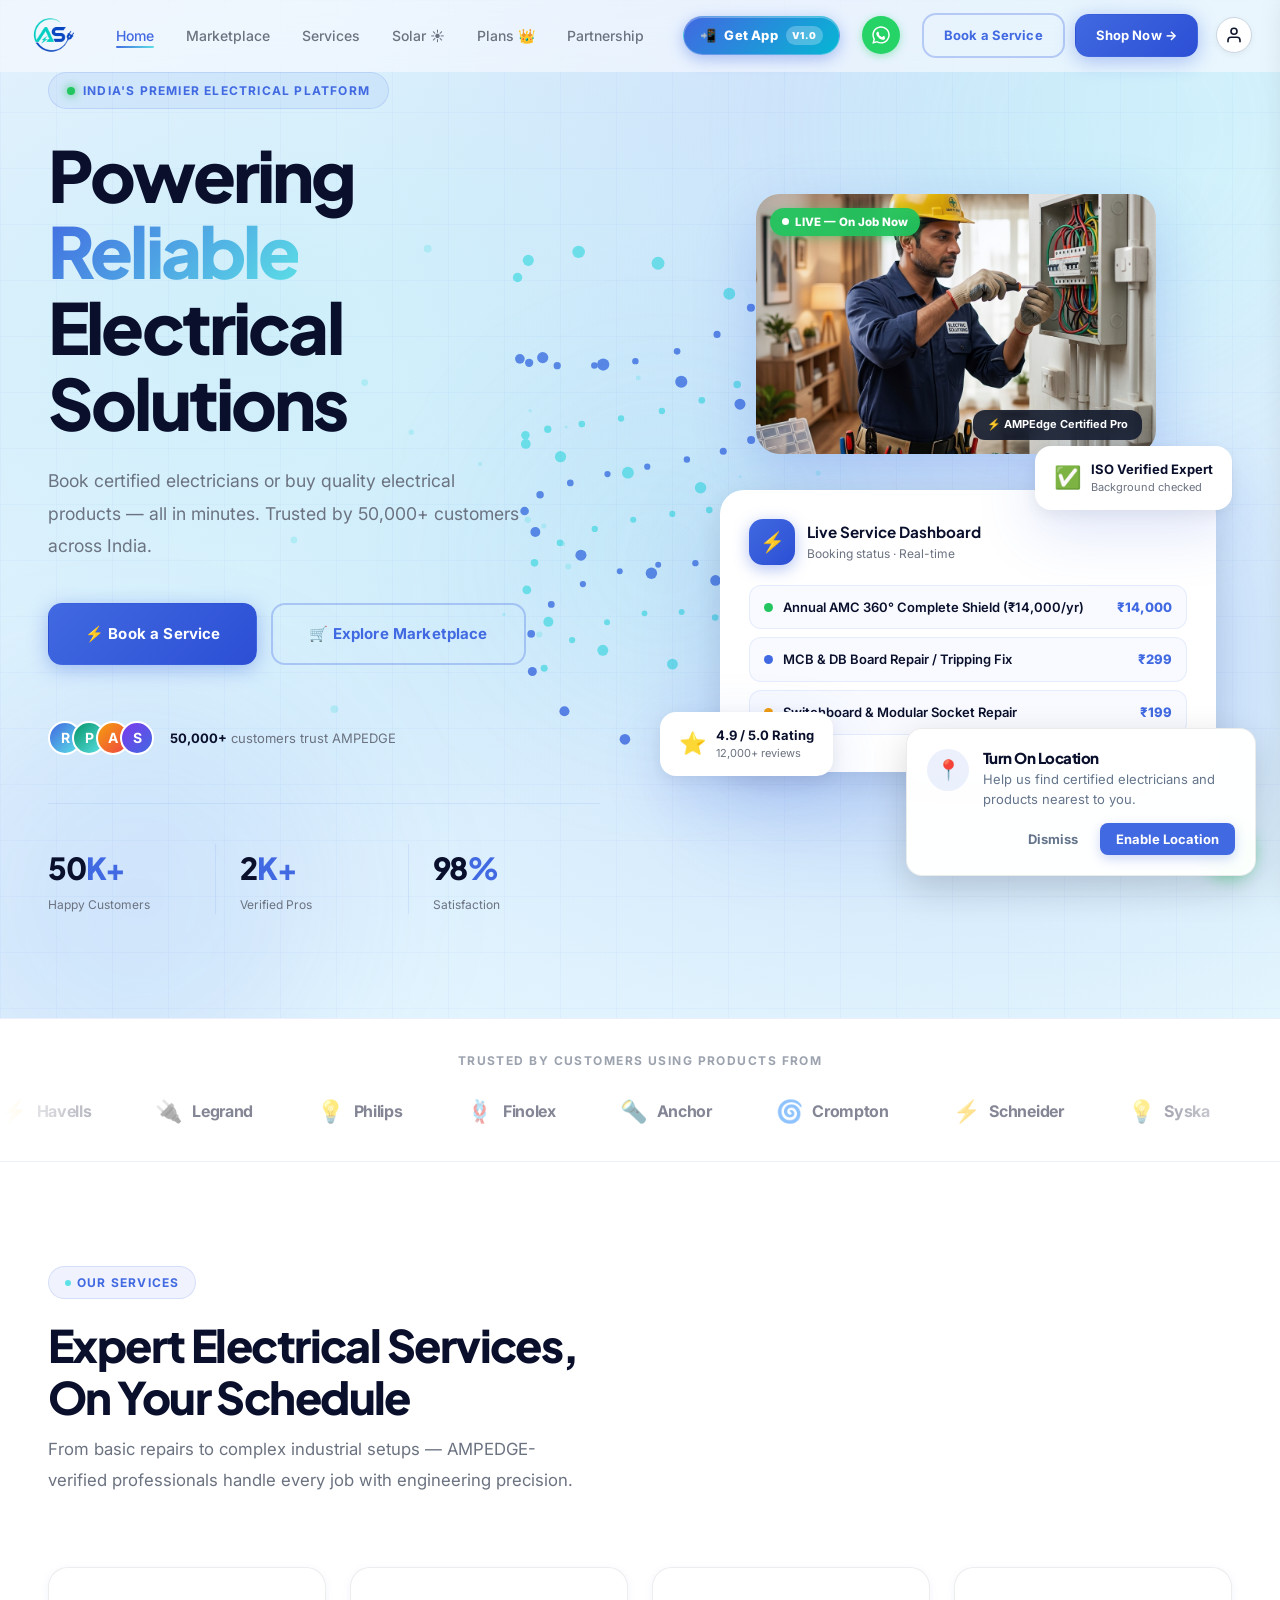
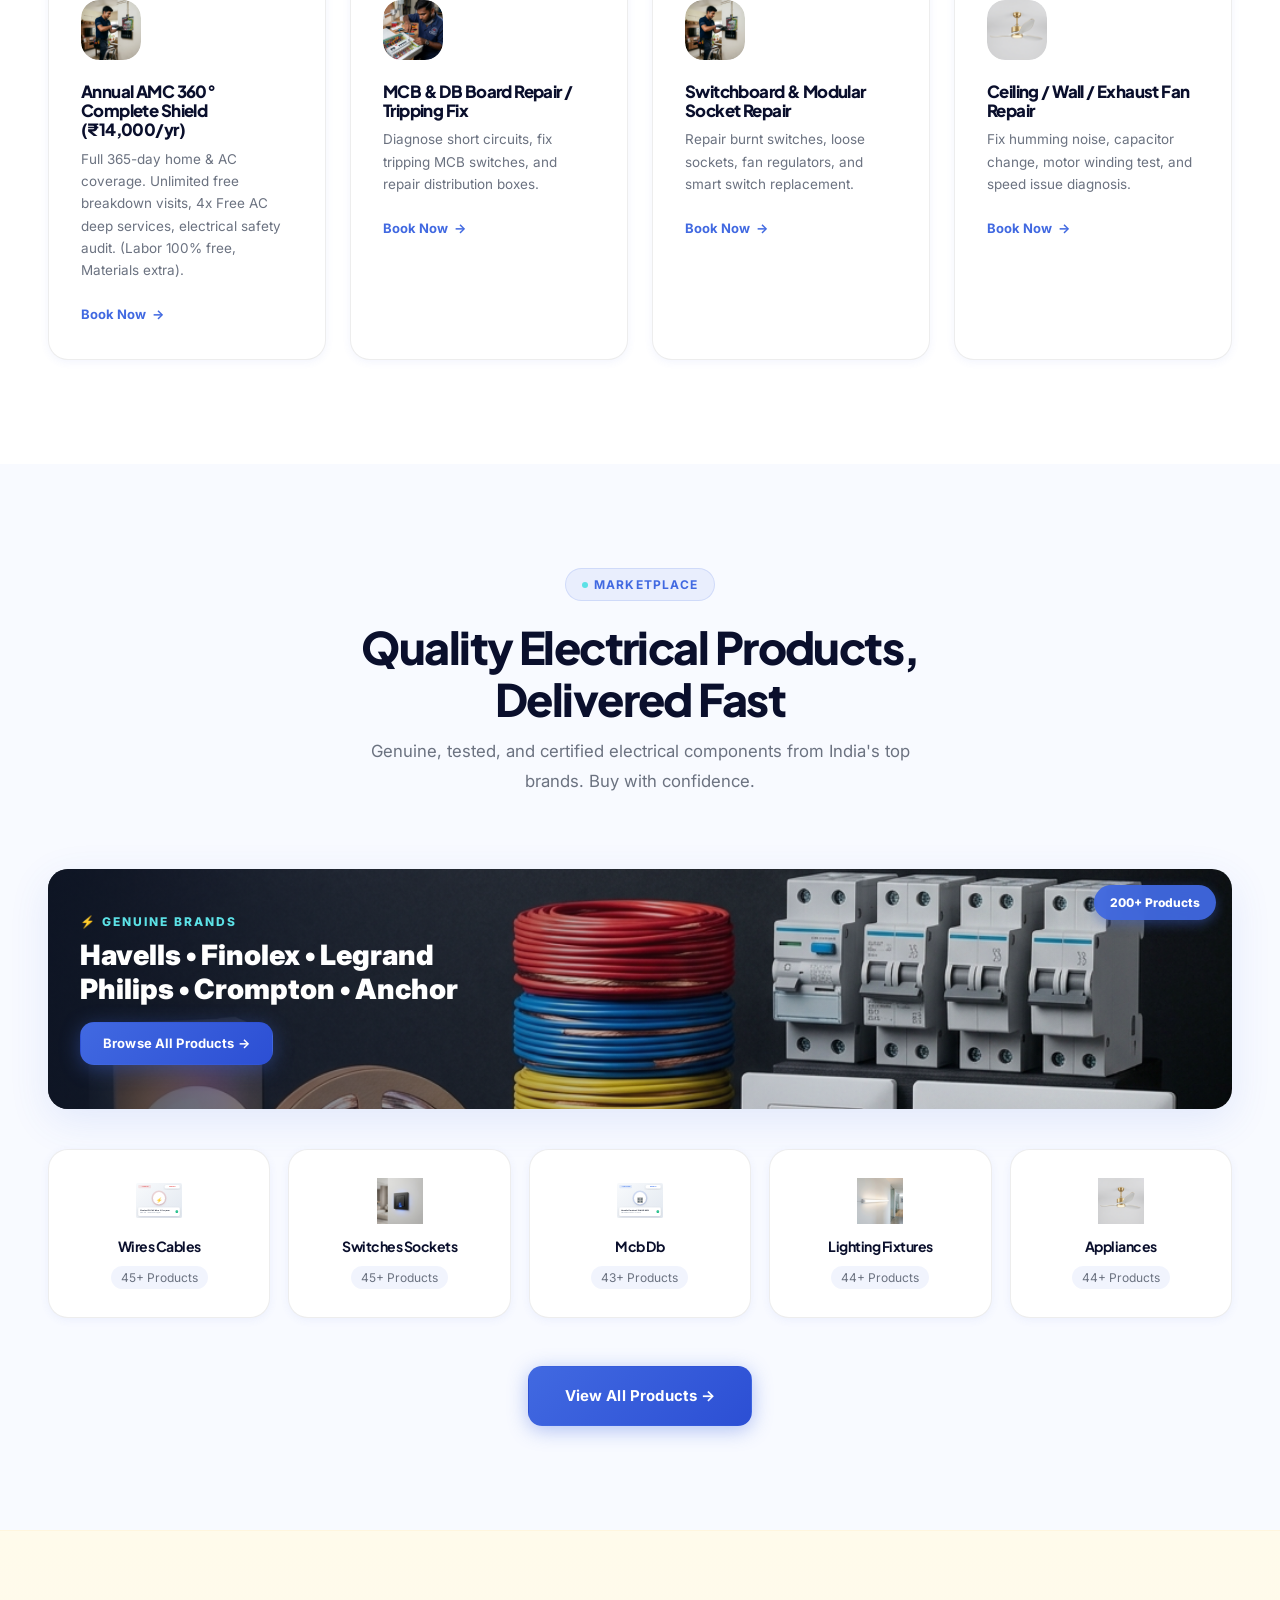
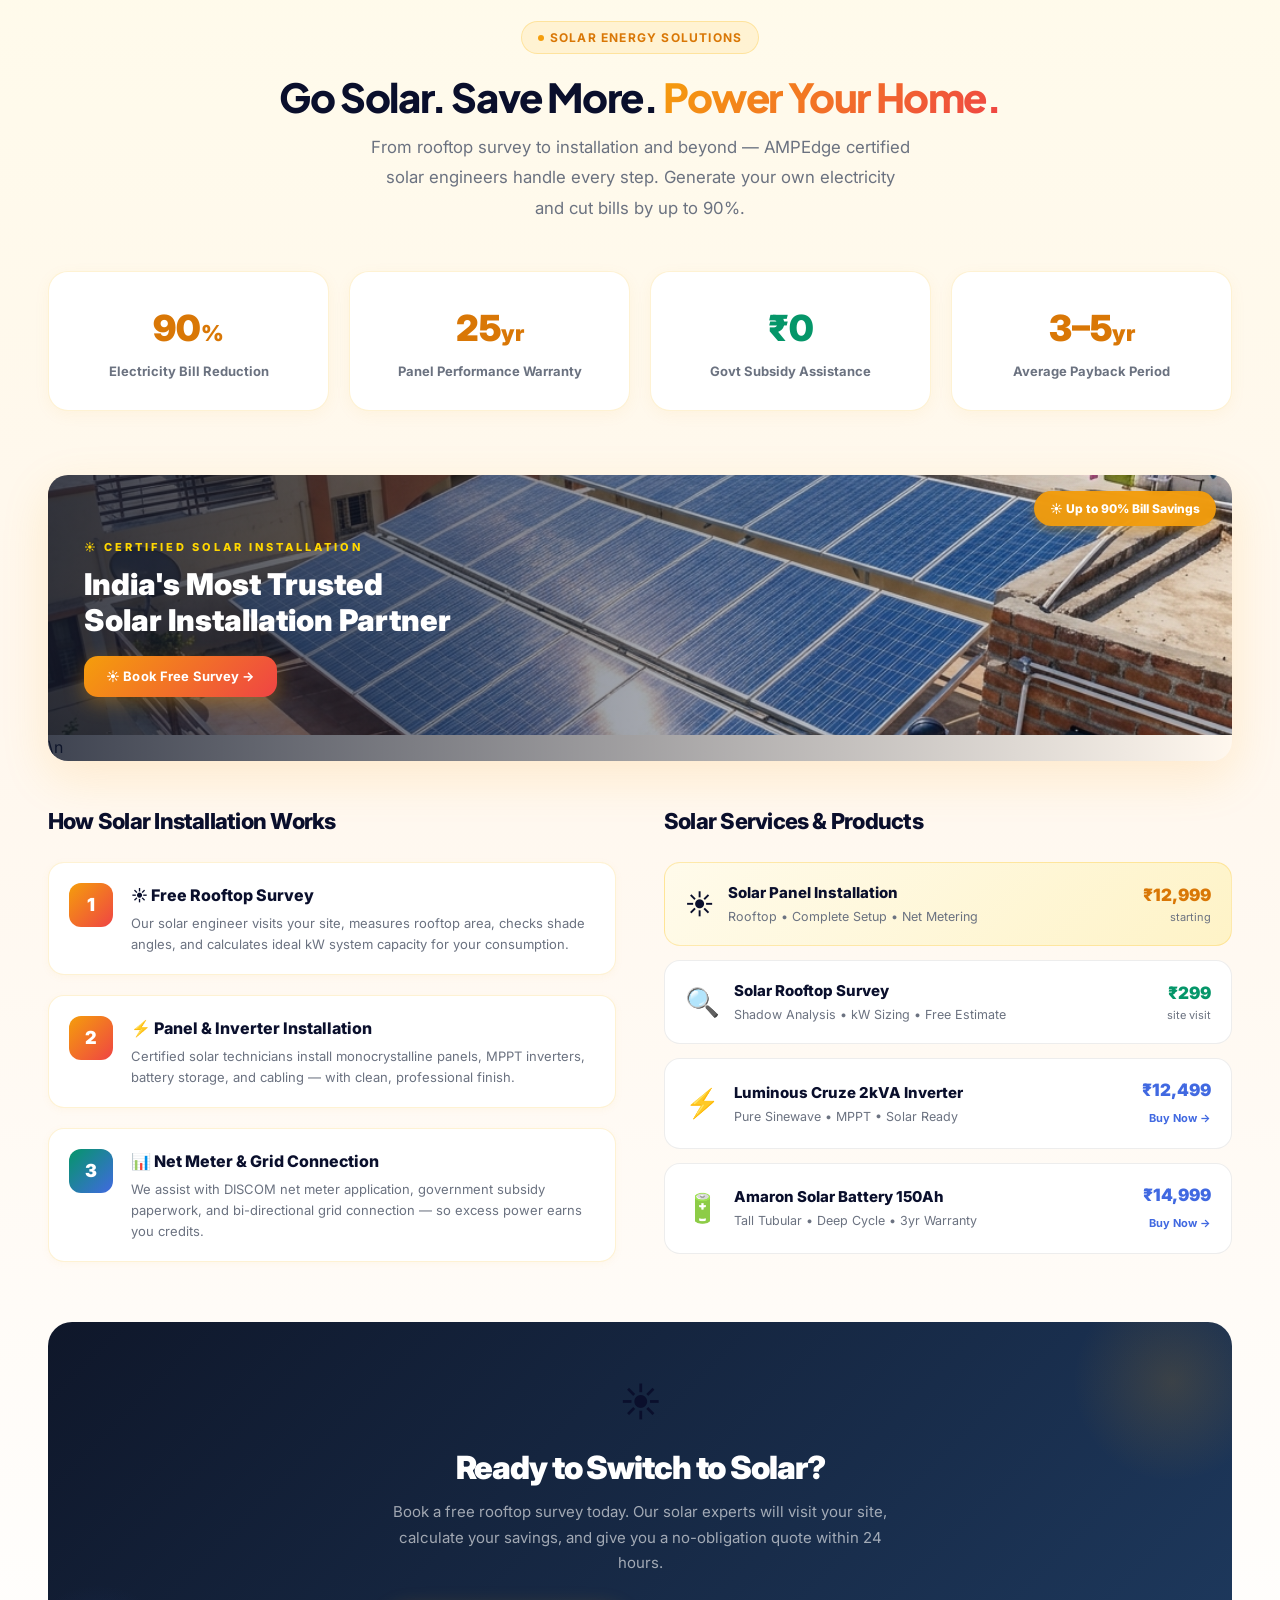
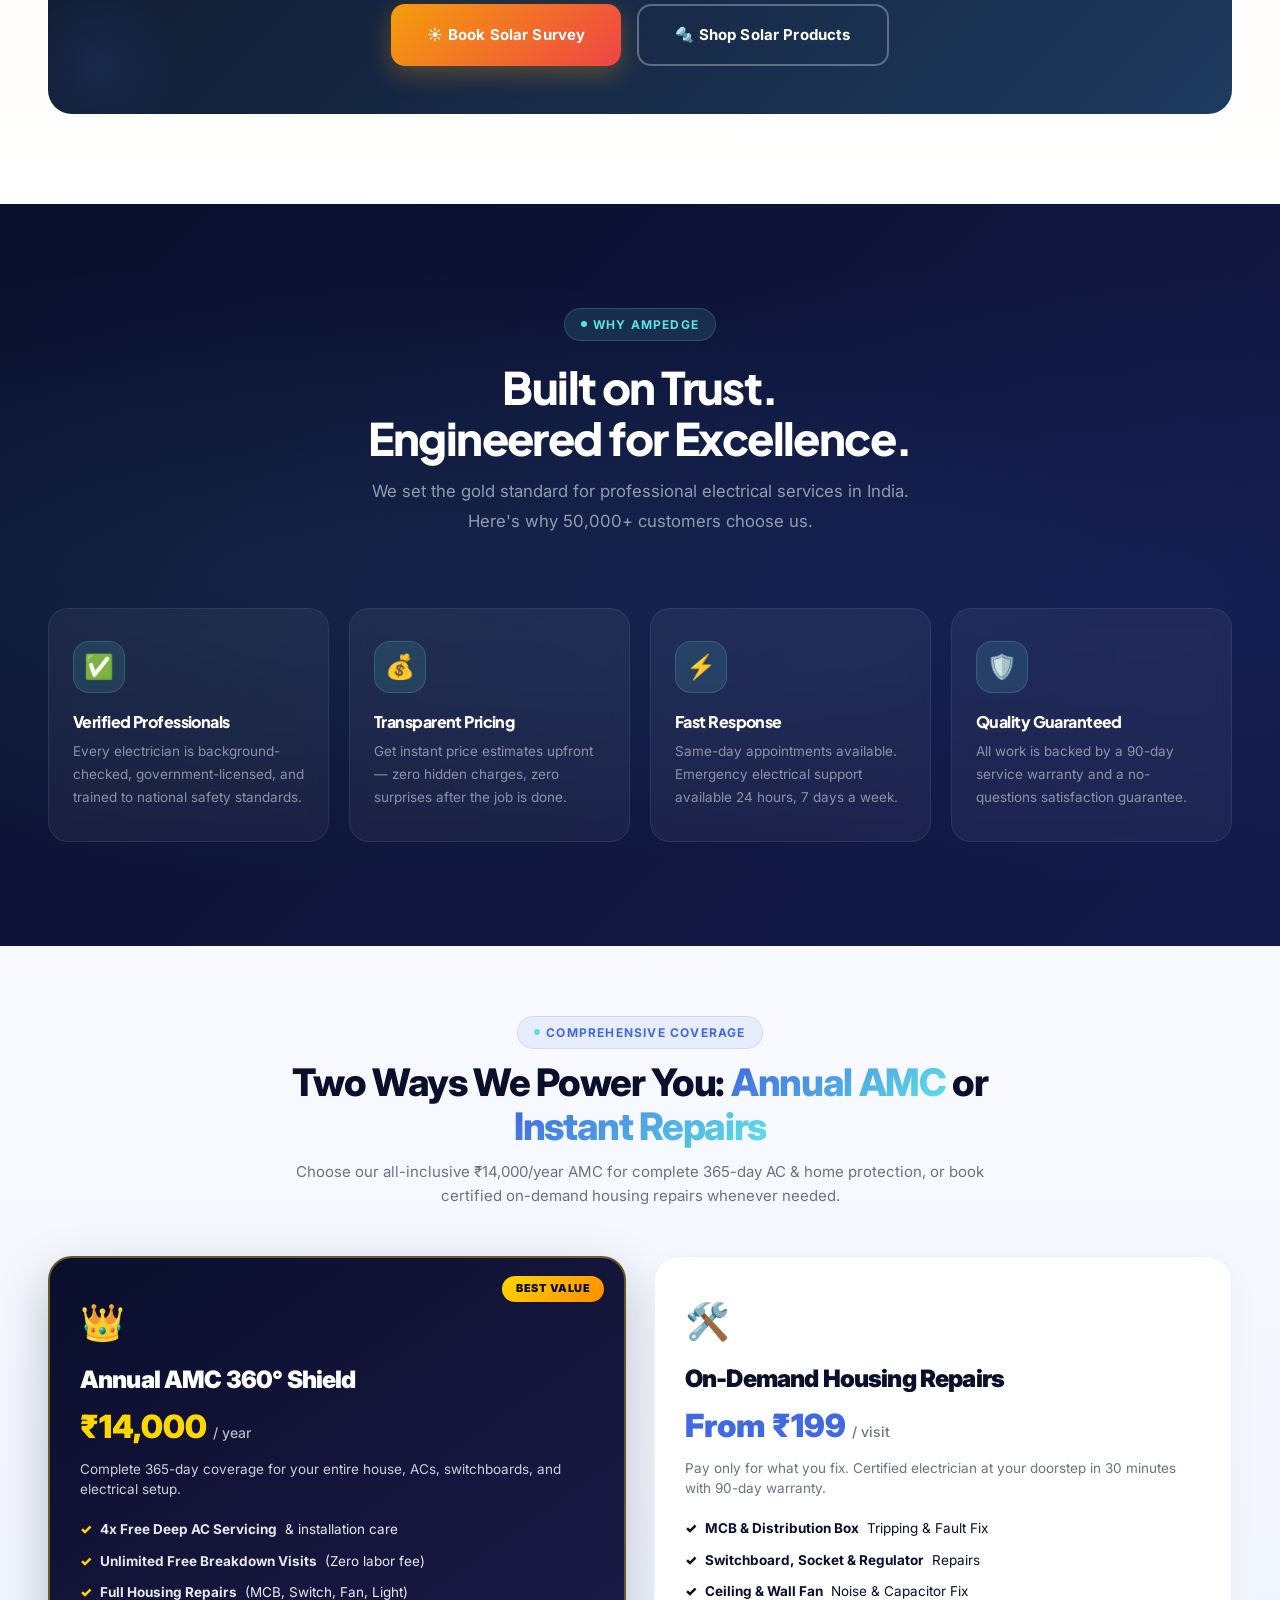
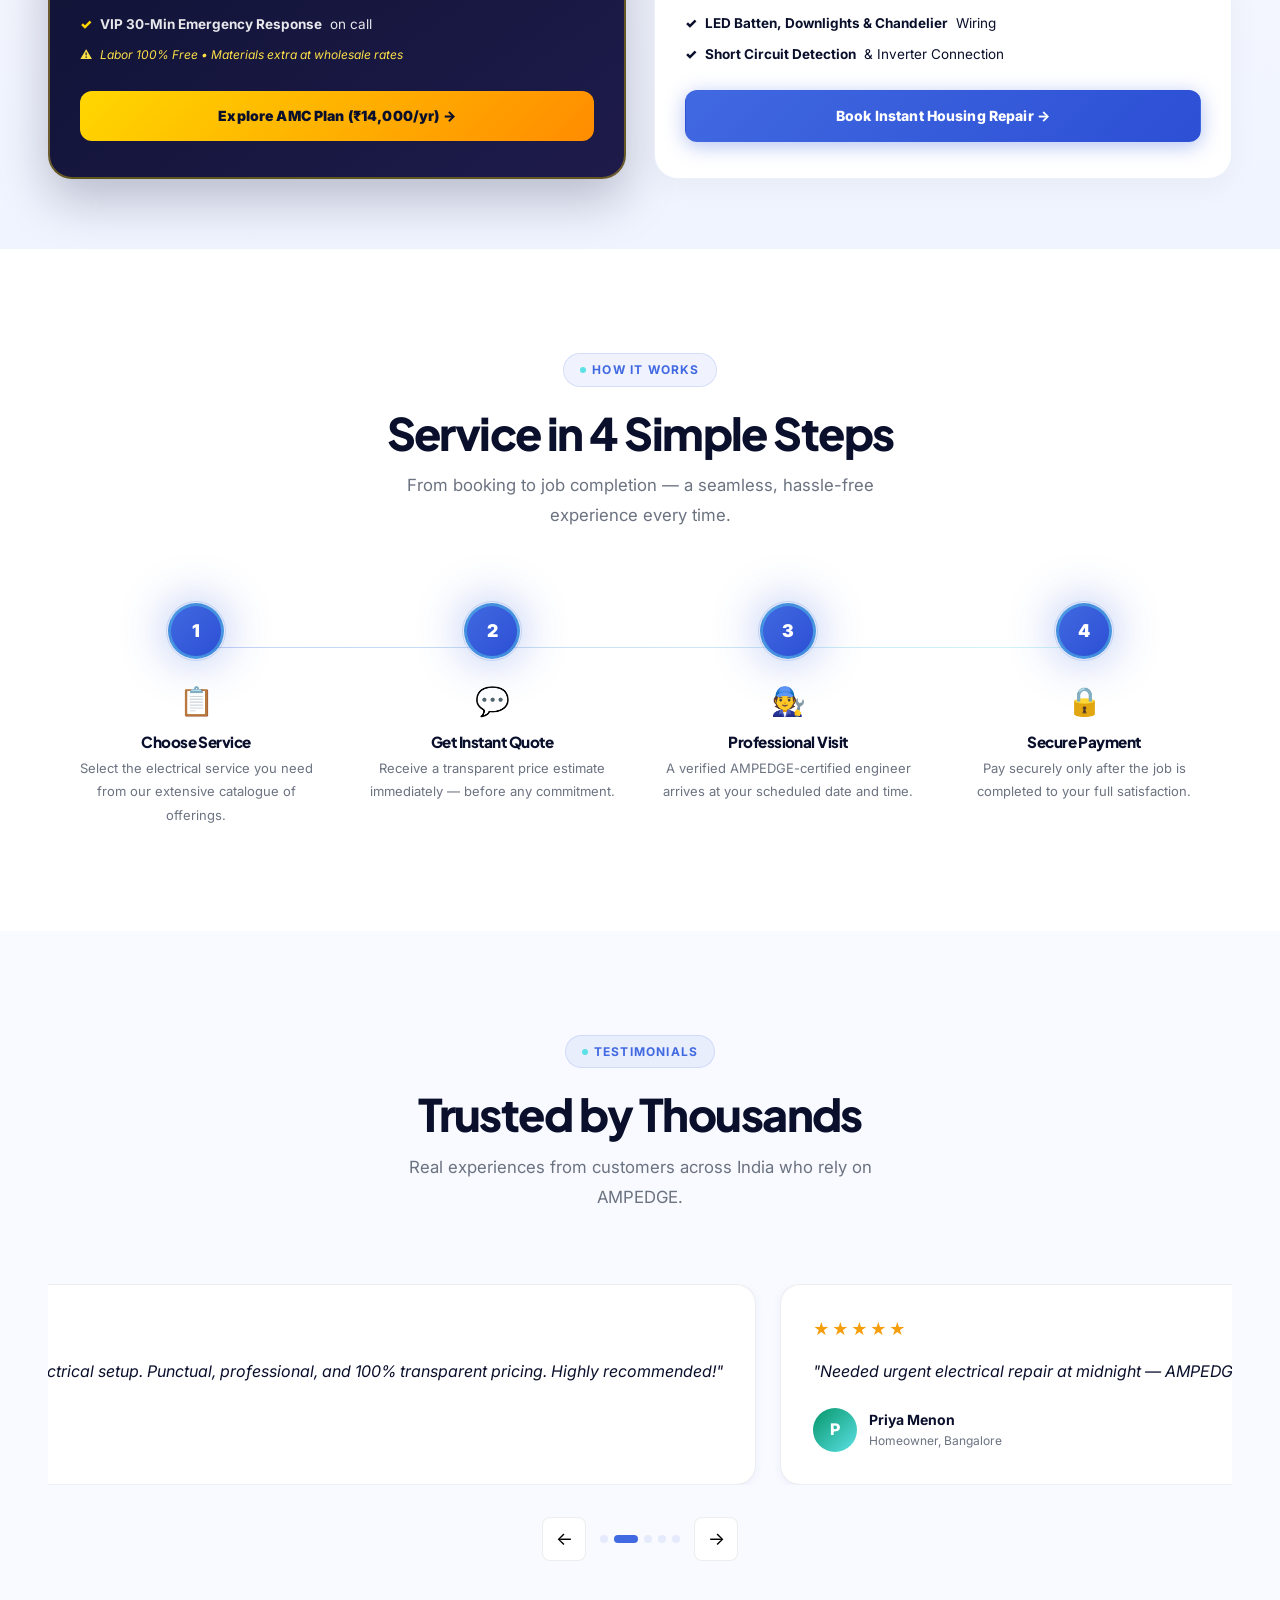
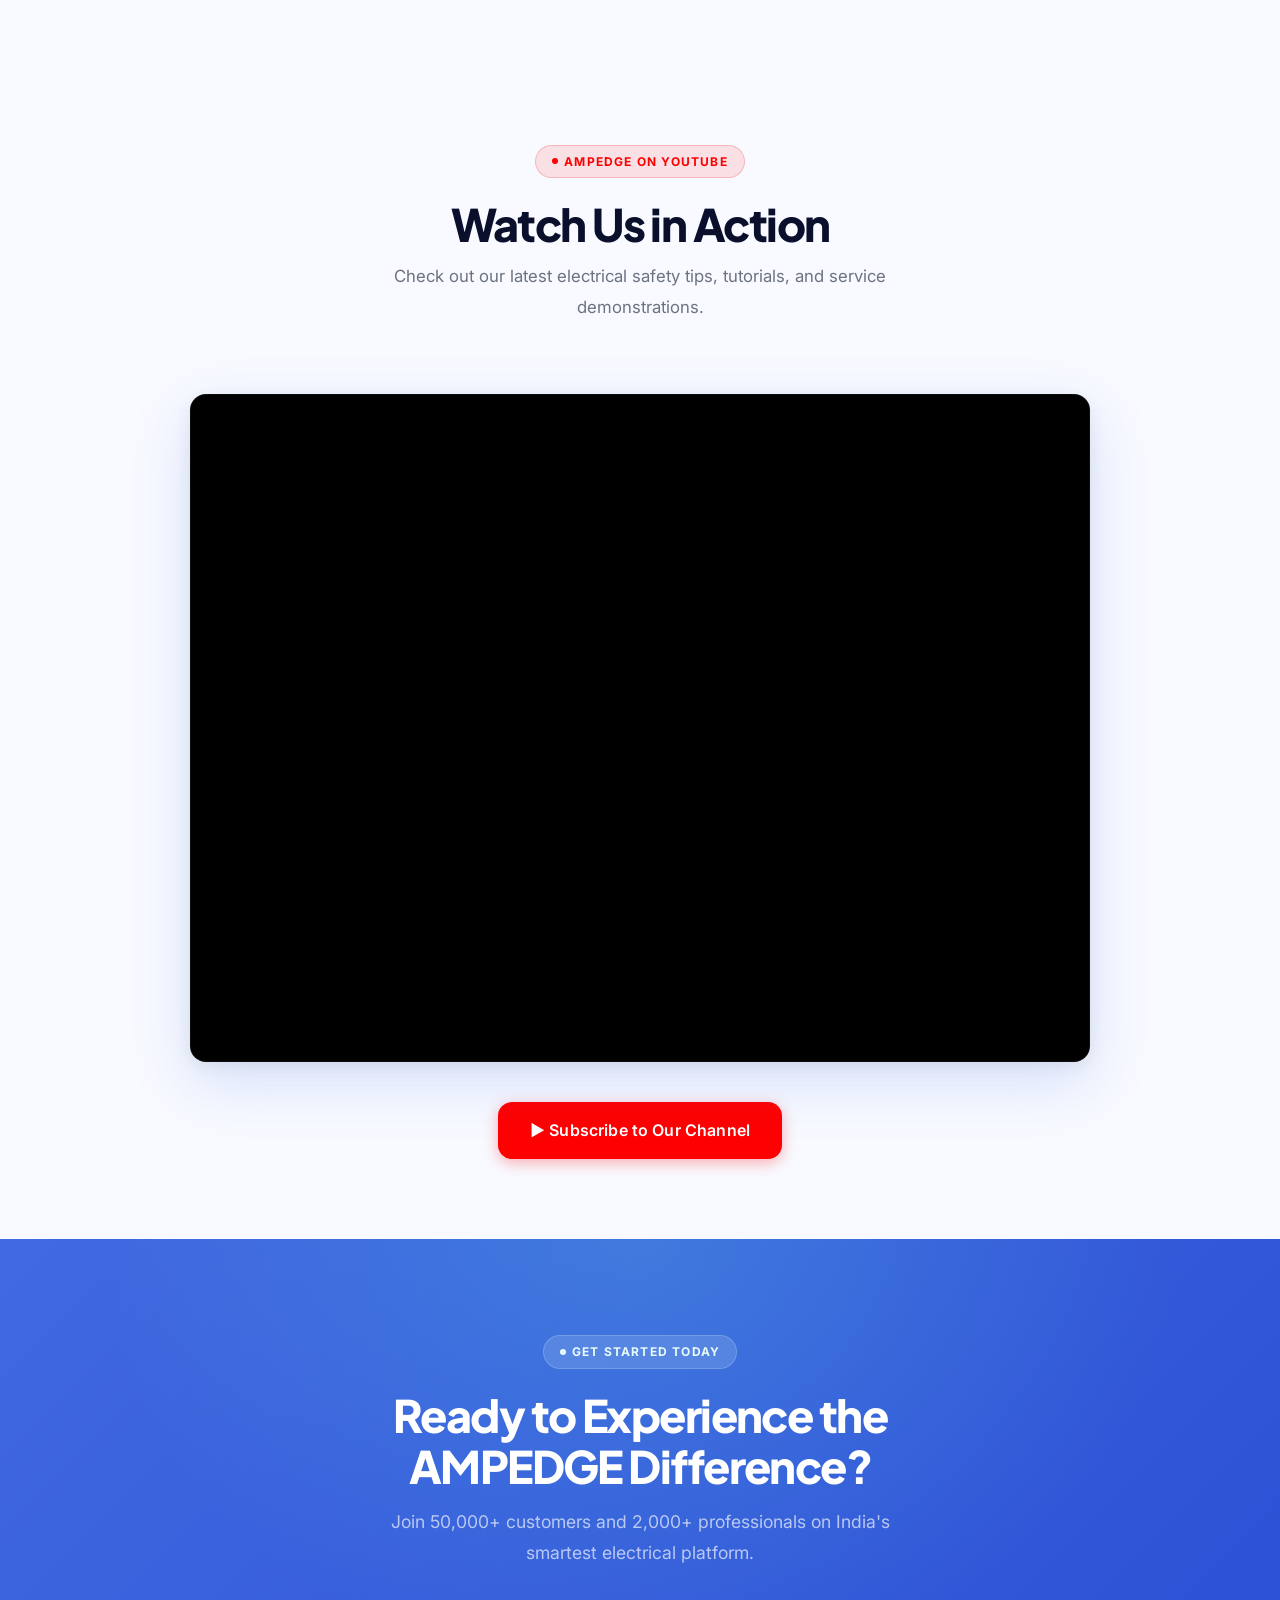
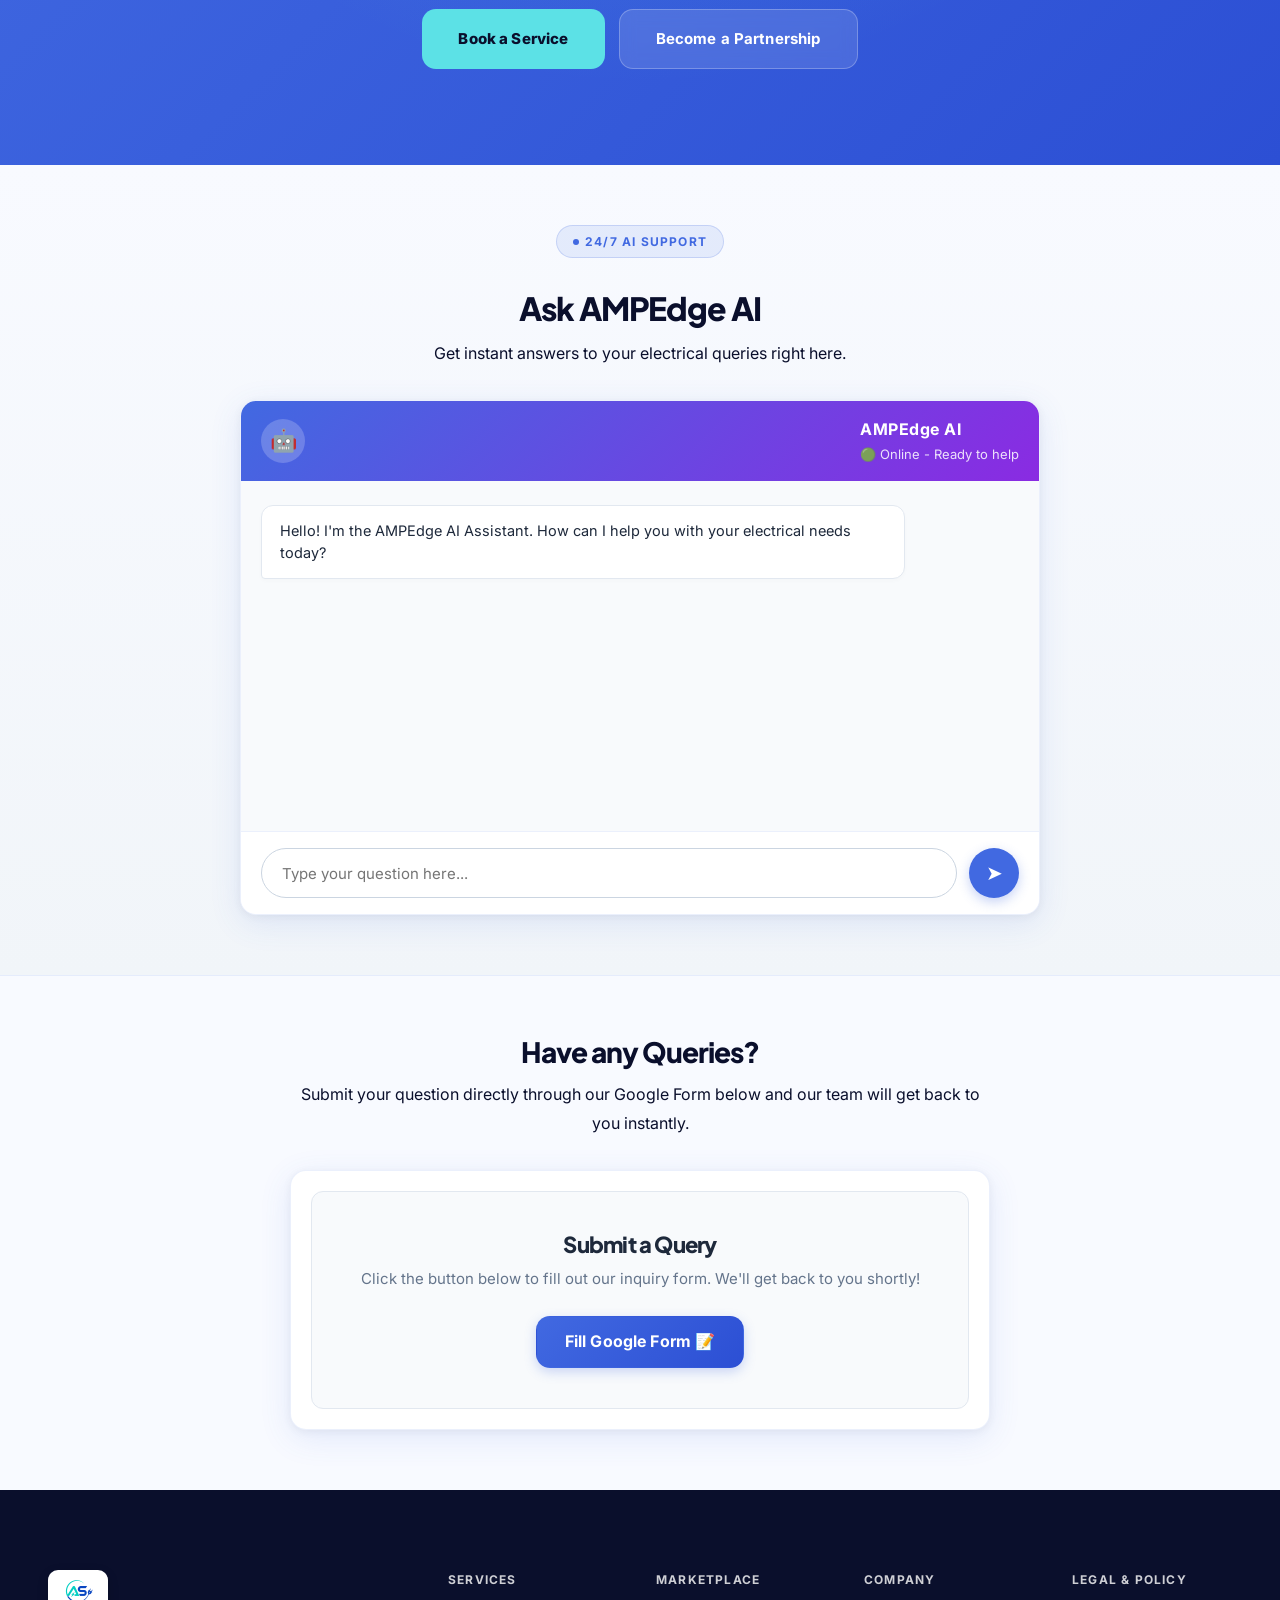
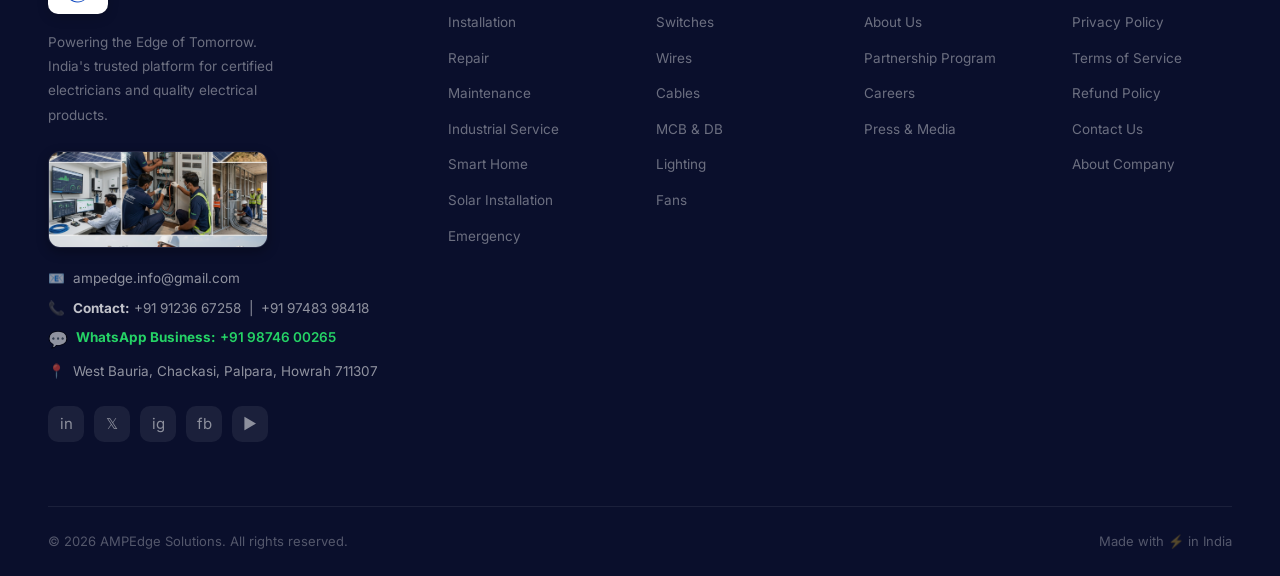
<file: index.html>
<!DOCTYPE html>
<html lang="en">
<head>
  <meta charset="UTF-8"/><meta name="viewport" content="width=device-width,initial-scale=1.0"/>
<title>AMPEdge Solutions — Powering Reliable Electrical Solutions</title>
<meta name="description" content="Welcome to AMPEdge Solutions. Book certified electrician services, buy genuine wires, switches, MCBs, LED lights, or plan solar installations online across India."/>
<link rel="canonical" href="https://ampedge.co.in/"/>
<meta property="og:title" content="AMPEdge Solutions — Powering Reliable Electrical Solutions"/>
<meta property="og:description" content="Book certified electricians, buy genuine wires, switches, MCBs, or get rooftop solar installed. 90-day warranty guaranteed."/>
<meta property="og:url" content="https://ampedge.co.in/"/>
<meta property="og:image" content="https://ampedge.co.in/images/logo.png"/>
<meta property="og:type" content="website"/>
<meta name="twitter:card" content="summary_large_image"/>
<meta name="twitter:site" content="@edge_amp"/>
<meta name="keywords" content="electrician near me, electrical repair, solar installation Howrah Kolkata, buy wires online, Finolex wire, Polycab wire, Havells switch, MCB setup"/>
<script type="application/ld+json">
{
  "@context": "https://schema.org",
  "@graph": [
    {
      "@type": "Organization",
      "@id": "https://ampedge.co.in/#organization",
      "name": "AMPEdge Solutions",
      "url": "https://ampedge.co.in/",
      "logo": "https://ampedge.co.in/images/logo.png",
      "sameAs": [
        "https://x.com/edge_amp",
        "https://www.instagram.com/ampedge.info",
        "https://www.facebook.com/share/18neFGEr4n/",
        "https://www.youtube.com/channel/UCl_t66zGTsJYdc9l-c-wzDg"
      ],
      "contactPoint": {
        "@type": "ContactPoint",
        "telephone": "+91-9123667258",
        "contactType": "customer service",
        "areaServed": "IN",
        "availableLanguage": ["English", "Hindi", "Bengali"]
      }
    },
    {
      "@type": "WebSite",
      "@id": "https://ampedge.co.in/#website",
      "url": "https://ampedge.co.in/",
      "name": "AMPEdge Solutions",
      "publisher": {
        "@id": "https://ampedge.co.in/#organization"
      }
    },
    {
      "@type": "LocalBusiness",
      "name": "AMPEdge Solutions",
      "image": "https://ampedge.co.in/images/logo.png",
      "telephone": "+91 91236 67258",
      "email": "ampedge.info@gmail.com",
      "address": {
        "@type": "PostalAddress",
        "streetAddress": "West Bauria, Chackasi, Palpara",
        "addressLocality": "Howrah",
        "postalCode": "711307",
        "addressRegion": "West Bengal",
        "addressCountry": "IN"
      },
      "priceRange": "₹₹",
      "openingHoursSpecification": {
        "@type": "OpeningHoursSpecification",
        "dayOfWeek": ["Monday", "Tuesday", "Wednesday", "Thursday", "Friday", "Saturday", "Sunday"],
        "opens": "00:00",
        "closes": "23:59"
      }
    }
  ]
}
</script>
<link rel="stylesheet" href="css/style.css?v=10.0"/>
<link rel="preconnect" href="https://fonts.googleapis.com">
<link rel="preconnect" href="https://fonts.gstatic.com" crossorigin>
<link href="https://fonts.googleapis.com/css2?family=Cinzel:wght@600;800&display=swap" rel="stylesheet">
<link rel="icon" type="image/png" href="favicon.png"/><link rel="apple-touch-icon" href="favicon-180.png"/>
</head>
<body>

<!-- ══ SPLASH SCREEN STYLES ══ -->
<style>
  @keyframes flagWaveCSS {
    0%   { transform: skewX(0deg) translateX(0); }
    25%  { transform: skewX(1.2deg) translateX(6px); }
    50%  { transform: skewX(0deg) translateX(12px); }
    75%  { transform: skewX(-1.2deg) translateX(6px); }
    100% { transform: skewX(0deg) translateX(0); }
  }
  @keyframes chakraSpin {
    from { transform: rotate(0deg); }
    to   { transform: rotate(360deg); }
  }
  @keyframes spinCW  { from{transform:rotate(0deg)}  to{transform:rotate(360deg)} }
  @keyframes spinCCW { from{transform:rotate(0deg)}  to{transform:rotate(-360deg)} }
  @keyframes pulseSweep { 0%{left:-40px} 100%{left:150px} }
  @keyframes floatUpSpark {
    0%   { transform:translateY(0) scale(1); opacity:0.9; }
    100% { transform:translateY(-280px) scale(0.2); opacity:0; }
  }
  @keyframes flickerFlame {
    0%   { transform:scale(1)   rotate(-2deg); box-shadow:0 0 12px #ff8c00,0 0 28px #ff4500; }
    50%  { transform:scale(1.05) rotate(0deg);  box-shadow:0 0 22px #ffd700,0 0 40px #ff8c00; }
    100% { transform:scale(1)   rotate(2deg);  box-shadow:0 0 12px #ff8c00,0 0 28px #ff4500; }
  }
  @keyframes electricPulse {
    0%,100% { opacity:0.4; transform:scaleX(0.96); }
    50%      { opacity:1;   transform:scaleX(1); }
  }
  /* ── Section SVG animations ── */
  @keyframes wirePull { 0%{stroke-dashoffset:300} 100%{stroke-dashoffset:0} }
  @keyframes boltGlow { 0%,100%{opacity:0.5;filter:drop-shadow(0 0 4px #ffd700)} 50%{opacity:1;filter:drop-shadow(0 0 14px #ffd700)} }
  @keyframes panelShine { 0%,100%{opacity:0} 50%{opacity:1} }
  @keyframes sunRayRotate { from{transform:rotate(0deg)} to{transform:rotate(360deg)} }
  @keyframes floatBob { 0%,100%{transform:translateY(0)} 50%{transform:translateY(-8px)} }
  @keyframes spinClockwise { from{transform:rotate(0deg)} to{transform:rotate(360deg)} }
  @keyframes spinCounterClockwise { from{transform:rotate(0deg)} to{transform:rotate(-360deg)} }
  @keyframes floatUp { 0%{transform:translateY(0) scale(1);opacity:0.8} 100%{transform:translateY(-260px) scale(0.3);opacity:0} }
  @keyframes flicker { 0%{transform:scale(1) rotate(-1.5deg)} 100%{transform:scale(1.04) rotate(1.5deg)} }
</style>

<!-- Splash Screen Welcome Loader -->
<div id="splashScreen" style="
  position: fixed;
  top: 0; left: 0;
  width: 100vw; height: 100vh;
  background: #080201;
  display: flex;
  flex-direction: column;
  align-items: center;
  justify-content: center;
  z-index: 99999;
  transition: opacity 0.8s cubic-bezier(0.25, 1, 0.5, 1), transform 0.8s cubic-bezier(0.25, 1, 0.5, 1);
  overflow: hidden;
">
  <!-- ✅ Smooth CSS-only Waving Indian Flag (no SVG filter jank) -->
  <div style="
    position: absolute;
    width: 110%; height: 110%;
    top: -5%; left: -5%;
    display: flex;
    flex-direction: column;
    opacity: 0.28;
    z-index: 1;
    pointer-events: none;
    animation: flagWaveCSS 5s ease-in-out infinite;
    transform-origin: left center;
    will-change: transform;
  ">
    <!-- Saffron Band -->
    <div style="flex:1;background:linear-gradient(90deg,#FF9933 0%,#ffb347 50%,#FF9933 100%);"></div>
    <!-- White Band with smooth Chakra -->
    <div style="flex:1;background:#FFFFFF;position:relative;display:flex;align-items:center;justify-content:center;">
      <svg viewBox="0 0 100 100" style="width:min(160px,32vw);height:min(160px,32vw);opacity:0.35;position:absolute;
           animation:chakraSpin 12s linear infinite;will-change:transform;">
        <circle cx="50" cy="50" r="38" stroke="#000080" stroke-width="2" fill="none"/>
        <circle cx="50" cy="50" r="4.5" fill="#000080"/>
        <g stroke="#000080" stroke-width="1">
          <line x1="50" y1="50" x2="50" y2="12"/><line x1="50" y1="50" x2="50" y2="88"/>
          <line x1="50" y1="50" x2="12" y2="50"/><line x1="50" y1="50" x2="88" y2="50"/>
          <line x1="50" y1="50" x2="23" y2="23"/><line x1="50" y1="50" x2="77" y2="77"/>
          <line x1="50" y1="50" x2="23" y2="77"/><line x1="50" y1="50" x2="77" y2="23"/>
          <line x1="50" y1="50" x2="63" y2="15"/><line x1="50" y1="50" x2="37" y2="85"/>
          <line x1="50" y1="50" x2="37" y2="15"/><line x1="50" y1="50" x2="63" y2="85"/>
          <line x1="50" y1="50" x2="85" y2="37"/><line x1="50" y1="50" x2="15" y2="63"/>
          <line x1="50" y1="50" x2="15" y2="37"/><line x1="50" y1="50" x2="85" y2="63"/>
          <line x1="50" y1="50" x2="57" y2="14"/><line x1="50" y1="50" x2="43" y2="86"/>
          <line x1="50" y1="50" x2="43" y2="14"/><line x1="50" y1="50" x2="57" y2="86"/>
          <line x1="50" y1="50" x2="86" y2="43"/><line x1="50" y1="50" x2="14" y2="57"/>
          <line x1="50" y1="50" x2="14" y2="43"/><line x1="50" y1="50" x2="86" y2="57"/>
        </g>
      </svg>
    </div>
    <!-- Green Band -->
    <div style="flex:1;background:linear-gradient(90deg,#138808 0%,#1aa80a 50%,#138808 100%);"></div>
  </div>
  <!-- Dynamic Mandala Art Concentric Rings (Rotating Graphics) -->
  <div style="
    position: absolute;
    width: min(550px, 95vw);
    height: min(550px, 95vw);
    border: 1.5px dashed rgba(255, 215, 0, 0.08);
    border-radius: 50%;
    animation: spinClockwise 30s infinite linear;
    pointer-events: none;
    z-index: 1;
  "></div>
  <div style="
    position: absolute;
    width: min(440px, 80vw);
    height: min(440px, 80vw);
    border: 1.5px double rgba(255, 215, 0, 0.12);
    border-radius: 50%;
    animation: spinCounterClockwise 24s infinite linear;
    pointer-events: none;
    z-index: 1;
  "></div>
  <div style="
    position: absolute;
    width: min(320px, 60vw);
    width: min(300px, 58vw);
    height: min(300px, 58vw);
    border: 1px dotted rgba(255, 215, 0, 0.16);
    border-radius: 50%;
    animation: spinClockwise 18s infinite linear;
    pointer-events: none;
    z-index: 1;
  "></div>

  <!-- Traditional Floating Golden Sparkles -->
  <div class="sparkles-container" style="
    position: absolute;
    width: 100%; height: 100%;
    top: 0; left: 0;
    pointer-events: none;
    z-index: 1;
  ">
    <div style="position: absolute; width: 4px; height: 4px; background: #ffd700; border-radius: 50%; top: 70%; left: 20%; animation: floatUp 4s infinite linear; opacity: 0.6;"></div>
    <div style="position: absolute; width: 6px; height: 6px; background: #ffaa00; border-radius: 50%; top: 80%; left: 45%; animation: floatUp 3s infinite linear; animation-delay: 1s; opacity: 0.8;"></div>
    <div style="position: absolute; width: 5px; height: 5px; background: #ffd700; border-radius: 50%; top: 75%; left: 75%; animation: floatUp 5s infinite linear; animation-delay: 0.5s; opacity: 0.5;"></div>
    <div style="position: absolute; width: 4px; height: 4px; background: #ff4500; border-radius: 50%; top: 85%; left: 60%; animation: floatUp 3.5s infinite linear; animation-delay: 1.5s; opacity: 0.7;"></div>
  </div>

  <div class="splash-content" style="
    text-align: center;
    display: flex;
    flex-direction: column;
    align-items: center;
    gap: 16px;
    z-index: 2;
    transform: translateY(20px);
    opacity: 0;
    transition: transform 0.6s cubic-bezier(0.34, 1.56, 0.64, 1), opacity 0.6s ease;
  " id="splashContent">
    <!-- Made in India Badge -->
    <div style="
      background: rgba(255, 215, 0, 0.08);
      border: 1.5px solid rgba(255, 215, 0, 0.4);
      padding: 6px 18px;
      border-radius: 50px;
      font-size: 12.5px;
      font-weight: 800;
      color: #ffd700;
      letter-spacing: 2px;
      display: inline-flex;
      align-items: center;
      gap: 6px;
      box-shadow: 0 0 15px rgba(255, 215, 0, 0.15);
      font-family: 'Plus Jakarta Sans', sans-serif;
    ">
      🇮🇳 MADE IN INDIA
    </div>
    
    <!-- Welcome Heading -->
    <h1 style="
      font-family: 'Plus Jakarta Sans', sans-serif;
      font-weight: 800;
      font-size: clamp(26px, 5vw, 44px);
      margin: 0;
      background: linear-gradient(135deg, #ffffff 40%, #ffd700 100%);
      -webkit-background-clip: text;
      -webkit-text-fill-color: transparent;
      letter-spacing: -0.5px;
      filter: drop-shadow(0 2px 20px rgba(255,215,0,0.15));
    ">
      Welcome to AMPEdge Solutions
    </h1>
    
    <!-- Namaste Subheading & Traditional Phrase -->
    <div style="
      font-size: clamp(24px, 4vw, 36px);
      font-weight: 700;
      color: #ffd700;
      display: flex;
      flex-direction: column;
      align-items: center;
      gap: 8px;
      margin-top: 4px;
      text-shadow: 0 0 12px rgba(255, 215, 0, 0.5);
    ">
      <span style="font-family: 'Plus Jakarta Sans', sans-serif;">🙏 Namaste</span>
      <span style="font-size: 13.5px; letter-spacing: 5px; color: #ff8c00; font-weight: 800; text-transform: uppercase; margin-top: 2px; font-family: 'Cinzel', Georgia, serif;">Atithi Devo Bhava</span>
    </div>

    <!-- Animated Diya -->
    <div class="diya-container" style="position: relative; width: 80px; height: 50px; margin-top: 15px;">
      <!-- Flame -->
      <div class="flame" style="
        position: absolute;
        bottom: 22px;
        left: calc(50% - 10px);
        width: 20px;
        height: 34px;
        background: linear-gradient(to bottom, #ffffff 0%, #ffd700 30%, #ff8c00 60%, #ff4500 100%);
        border-radius: 50% 50% 20% 20% / 60% 60% 40% 40%;
        box-shadow: 0 0 15px #ff8c00, 0 0 30px #ff4500;
        animation: flicker 1.2s infinite alternate ease-in-out;
        transform-origin: center bottom;
      "></div>
      <!-- Diya Base -->
      <div class="diya-base" style="
        position: absolute;
        bottom: 0;
        width: 80px;
        height: 25px;
        background: linear-gradient(135deg, #d4af37 0%, #aa7c11 100%);
        border-radius: 0 0 50px 50px;
        box-shadow: inset 0 2px 4px rgba(255,255,255,0.4), 0 4px 8px rgba(0,0,0,0.3);
      ">
        <div style="
          position: absolute;
          top: 0;
          width: 100%;
          height: 5px;
          background: #8b5a00;
          border-radius: 50px 50px 0 0;
        "></div>
      </div>
    </div>

    <!-- Pulse Line Graphic -->
    <div style="
      width: 150px;
      height: 3px;
      background: linear-gradient(90deg, transparent, #ff8c00, #ffd700, #ff8c00, transparent);
      border-radius: 2px;
      position: relative;
      overflow: hidden;
      margin-top: 20px;
    ">
      <div style="
        position: absolute;
        width: 40px; height: 100%;
        background: #fff;
        left: -40px;
        animation: pulseSweep 1.6s infinite ease-in-out;
      "></div>
    </div>
  </div>
</div>

<style>
  @keyframes spinClockwise {
    0% { transform: rotate(0deg); }
    100% { transform: rotate(360deg); }
  }
  @keyframes spinCounterClockwise {
    0% { transform: rotate(0deg); }
    100% { transform: rotate(-360deg); }
  }
  @keyframes pulseSweep {
    0% { left: -40px; }
    100% { left: 150px; }
  }
  @keyframes floatUp {
    0% { transform: translateY(0) scale(1); opacity: 0.8; }
    100% { transform: translateY(-260px) scale(0.3); opacity: 0; }
  }
  @keyframes flicker {
    0% { transform: scale(1) rotate(-1.5deg); }
    100% { transform: scale(1.04) rotate(1.5deg); }
  }
</style>

<script>
  // Splash Screen Controller
  document.addEventListener('DOMContentLoaded', () => {
    const splash = document.getElementById('splashScreen');
    const splashContent = document.getElementById('splashContent');
    
    if (splash && splashContent) {
      // Show on every reload so developers/users can preview the visual instantly without cache issues
      document.body.style.overflow = 'hidden';
      
      setTimeout(() => {
        splashContent.style.opacity = '1';
        splashContent.style.transform = 'translateY(0)';
      }, 100);
      
      setTimeout(() => {
        splash.style.opacity = '0';
        splash.style.transform = 'scale(1.05)';
        document.body.style.overflow = '';
        
        setTimeout(() => {
          splash.remove();
        }, 800);
      }, 3400);
    }
  });
</script>

<!-- NAVBAR -->
<nav class="navbar" id="navbar">
<div class="nav-inner">
  <a href="index.html" class="logo">
    <img src="images/logo.png" alt="AMPEdge Logo" class="logo-img"/>
  </a>
  <ul class="nav-links">
    <li><a href="index.html" class="active">Home</a></li>
    <li><a href="marketplace.html">Marketplace</a></li>
    <li><a href="booking.html">Services</a></li>
    <li><a href="#solar">Solar ☀️</a></li>
    <li><a href="subscription.html">Plans 👑</a></li>
    <li><a href="partner.html">Partnership</a></li>
  </ul>
  <div class="nav-right" style="display:flex;align-items:center;">
    
    <a href="javascript:void(0)" onclick="openDownloadAppModal()" class="btn-app-download" style="margin-right:12px; text-decoration:none; display:inline-flex; align-items:center; gap:8px; padding:8px 16px; border-radius:30px; background:linear-gradient(135deg, #4169E1 0%, #06b6d4 100%); color:#ffffff; font-weight:800; font-size:13px; letter-spacing:0.2px; box-shadow:0 4px 15px rgba(65,105,225,0.4), inset 0 1px 0 rgba(255,255,255,0.3); transition:all 0.25s ease; border:1px solid rgba(255,255,255,0.25); cursor:pointer;" onmouseover="this.style.transform=\'translateY(-2px) scale(1.03)\'; this.style.boxShadow=\'0 8px 25px rgba(6,182,212,0.5)\'" onmouseout="this.style.transform=\'translateY(0) scale(1)\'; this.style.boxShadow=\'0 4px 15px rgba(65,105,225,0.4)\'"><span>📲</span><span>Get App</span><span style="background:rgba(255,255,255,0.25); font-size:9.5px; padding:2px 6px; border-radius:10px; font-weight:900; letter-spacing:0.5px; text-transform:uppercase;">v1.0</span></a>
    <a href="https://wa.me/919874600265" target="_blank" style="margin-right:12px;display:flex;align-items:center;justify-content:center;width:38px;height:38px;background:#25d366;border-radius:50%;color:#fff;transition:transform 0.2s;box-shadow:0 2px 8px rgba(37,211,102,0.4)" onmouseover="this.style.transform='scale(1.08)'" onmouseout="this.style.transform='scale(1)'" aria-label="WhatsApp">
      <svg xmlns="http://www.w3.org/2000/svg" viewBox="0 0 448 512" width="20" height="20" fill="#fff"><path d="M380.9 97.1C339 55.1 283.2 32 223.9 32c-122.4 0-222 99.6-222 222 0 39.1 10.2 77.3 29.6 111L0 480l117.7-30.9c32.4 17.7 68.9 27 106.1 27h.1c122.3 0 224.1-99.6 224.1-222 0-59.3-25.2-115-67.1-157zm-157 341.6c-33.2 0-65.7-8.9-94-25.7l-6.7-4-69.8 18.3L72 359.2l-4.4-7c-18.5-29.4-28.2-63.3-28.2-98.2 0-101.7 82.8-184.5 184.6-184.5 49.3 0 95.6 19.2 130.4 54.1 34.8 34.9 56.2 81.2 56.1 130.5 0 101.8-84.9 184.6-186.6 184.6zm101.2-138.2c-5.5-2.8-32.8-16.2-37.9-18-5.1-1.9-8.8-2.8-12.5 2.8-3.7 5.6-14.3 18-17.6 21.8-3.2 3.7-6.5 4.2-12 1.4-32.6-16.3-54-29.1-75.5-66-2.1-3.6 2.1-3.2 7.6-14.1 1.4-2.8 2.8-5.2 1.4-7.6-1.4-2.3-12.5-30.1-17.1-41.2-4.5-10.8-9.1-9.3-12.5-9.5-3.2-.2-6.9-.2-10.6-.2-3.7 0-9.7 1.4-14.8 6.9-5.1 5.6-19.4 19-19.4 46.3 0 27.3 19.9 53.7 22.6 57.4 2.8 3.7 39.1 59.7 94.8 83.8 35.2 15.2 49 16.5 66.6 13.9 10.7-1.6 32.8-13.4 37.4-26.4 4.6-13 4.6-24.1 3.2-26.4-1.3-2.5-5-3.9-10.5-6.6z"/></svg>
    </a>
    <a href="booking.html" class="btn btn-outline btn-sm">Book a Service</a>
    <a href="marketplace.html" class="btn btn-primary btn-sm">Shop Now →</a>
    <div class="nav-auth-area" style="display:inline-flex; align-items:center; margin-left:8px; flex-shrink:0;"><a href="javascript:void(0)" onclick="if(typeof openAuthModal==='function'){openAuthModal('customer','signin');}else{var m=document.getElementById('authModal');if(m){m.style.display='flex';setTimeout(function(){m.style.opacity='1';m.style.pointerEvents='auto';},10);}}" class="btn-auth-avatar-icon" title="My Account / Sign In" style="display:inline-flex; align-items:center; justify-content:center; width:36px; height:36px; border-radius:50%; background:#ffffff; border:1.5px solid #cbd5e1; color:#0f172a; cursor:pointer; box-shadow:0 2px 6px rgba(0,0,0,0.06); transition:all 0.2s; position:relative; flex-shrink:0; text-decoration:none;" onmouseover="this.style.borderColor='#4169E1'; this.style.color='#4169E1'; this.style.transform='scale(1.08)'" onmouseout="this.style.borderColor='#cbd5e1'; this.style.color='#0f172a'; this.style.transform='scale(1)'"><svg width="18" height="18" viewBox="0 0 24 24" fill="none" stroke="currentColor" stroke-width="2.2" stroke-linecap="round" stroke-linejoin="round"><path d="M20 21v-2a4 4 0 0 0-4-4H8a4 4 0 0 0-4 4v2"></path><circle cx="12" cy="7" r="4"></circle></svg></a></div>
  </div>
  <div class="hamburger" onclick="openMob()"><span></span><span></span><span></span></div>
</div>
</nav>
<div class="mobile-nav" id="mobNav">
  <div class="mob-overlay" onclick="closeMob()"></div>
  <div class="mob-drawer">
    <a href="javascript:void(0)" onclick="closeMob(); openAuthModal('customer', 'signin')" class="btn" style="background:#0f172a;color:#fff;justify-content:center;margin-bottom:8px;border:none;font-weight:700;">Sign In / Sign Up</a>\n    
    <span class="mob-close" onclick="closeMob()">✕</span>
    <a href="index.html">Home</a><a href="marketplace.html">Marketplace</a>
    <a href="booking.html">Book a Service</a><a href="#solar">Solar ☀️</a><a href="subscription.html">Subscriptions</a><a href="partner.html">Become a Partnership</a>
    <hr/>
    <a href="https://wa.me/919874600265" target="_blank" class="btn" style="background:#25D366;color:#fff;justify-content:center;margin-bottom:12px;border:none">💬 Chat on WhatsApp</a>
    <a href="booking.html" class="btn btn-primary" style="justify-content:center;">Book Now →</a>
  </div>
</div>

<!-- HERO -->
<section class="hero" id="home">
  <!-- 3D Electric Grid Canvas Background -->
  <canvas class="header-3d-canvas" data-theme="home"></canvas>
  <div class="hero-mesh"></div><div class="hero-grid"></div>
  <div class="orb orb1"></div><div class="orb orb2"></div><div class="orb orb3"></div>
  <div class="container">
  <div class="hero-inner">
    <div class="hero-content">
      <div class="hero-tag"><div class="hero-tag-pulse"></div><span>India's Premier Electrical Platform</span></div>
      <h1 class="hero-h1">Powering <span class="gradient-text">Reliable</span><br/>Electrical<br/>Solutions</h1>
      <p class="hero-sub">Book certified electricians or buy quality electrical products — all in minutes. Trusted by 50,000+ customers across India.</p>
      <div class="hero-cta">
        <a href="booking.html" class="btn btn-primary btn-lg">⚡ Book a Service</a>
        <a href="marketplace.html" class="btn btn-outline btn-lg">🛒 Explore Marketplace</a>
      </div>
      <div class="hero-trust">
        <div class="trust-avatars">
          <div class="trust-avatar" style="background:linear-gradient(135deg,#4169E1,#5CE1E6)">R</div>
          <div class="trust-avatar" style="background:linear-gradient(135deg,#059669,#5CE1E6)">P</div>
          <div class="trust-avatar" style="background:linear-gradient(135deg,#f59e0b,#ef4444)">A</div>
          <div class="trust-avatar" style="background:linear-gradient(135deg,#7c3aed,#4169E1)">S</div>
        </div>
        <div class="trust-text"><strong>50,000+</strong> customers trust AMPEDGE</div>
      </div>
      <div class="hero-stats">
        <div class="hs-item"><div class="hs-num">50<span>K+</span></div><div class="hs-label">Happy Customers</div></div>
        <div class="hs-item"><div class="hs-num">2<span>K+</span></div><div class="hs-label">Verified Pros</div></div>
        <div class="hs-item"><div class="hs-num">98<span>%</span></div><div class="hs-label">Satisfaction</div></div>
      </div>
    </div>
    <div class="hero-visual">
      <!-- 📸 Real Electrician Photo + animated SVG overlay -->
      <div style="position:relative; display:flex; flex-direction:column; align-items:center; gap:16px;">
        <!-- Animated electrician photo -->
        <div style="position:relative; border-radius:24px; overflow:hidden; box-shadow:0 20px 60px rgba(65,105,225,0.25); animation:floatBob 4s ease-in-out infinite; max-width:400px; width:100%;">
          <img src="images/electrician_hero.png" alt="Certified AMPEdge Electrician at Work" style="width:100%; height:260px; object-fit:cover; display:block;"/>
          <!-- Animated electric pulse overlay -->
          <div style="position:absolute;inset:0;background:linear-gradient(135deg,rgba(65,105,225,0.08) 0%,transparent 60%,rgba(92,225,230,0.06) 100%);"></div>
          <!-- Live badge overlay -->
          <div style="position:absolute;top:14px;left:14px;background:rgba(34,197,94,0.95);color:#fff;font-size:11.5px;font-weight:800;padding:5px 12px;border-radius:20px;display:flex;align-items:center;gap:6px;backdrop-filter:blur(8px);box-shadow:0 2px 8px rgba(34,197,94,0.4);">
            <span style="width:7px;height:7px;background:#fff;border-radius:50%;animation:electricPulse 1.5s infinite;"></span>
            LIVE — On Job Now
          </div>
          <!-- Service tag -->
          <div style="position:absolute;bottom:14px;right:14px;background:rgba(15,23,42,0.88);color:#fff;font-size:11px;font-weight:700;padding:6px 14px;border-radius:12px;backdrop-filter:blur(8px);">⚡ AMPEdge Certified Pro</div>
        </div>
        <!-- Dashboard card below photo -->
        <div class="hero-phone-wrap" style="width:100%;">
          <div class="hero-main-card">
            <div class="hmc-top">
              <div class="hmc-icon">⚡</div>
              <div><div class="hmc-t">Live Service Dashboard</div><div class="hmc-s">Booking status · Real-time</div></div>
            </div>
            <div class="service-row"><div class="sr-left"><div class="sr-dot" style="background:#22c55e"></div><div class="sr-name">Wiring Installation</div></div><div class="sr-price">₹1,499</div></div>
            <div class="service-row"><div class="sr-left"><div class="sr-dot" style="background:#4169E1"></div><div class="sr-name">MCB Panel Setup</div></div><div class="sr-price">₹2,299</div></div>
            <div class="service-row"><div class="sr-left"><div class="sr-dot" style="background:#f59e0b"></div><div class="sr-name">☀️ Solar Installation</div></div><div class="sr-price">₹12,999</div></div>
          </div>
          <div class="float-card float-v"><div class="fc-icon">✅</div><div><div class="fc-t">ISO Verified Expert</div><div class="fc-s">Background checked</div></div></div>
          <div class="float-card float-r"><div class="fc-icon">⭐</div><div><div class="fc-t">4.9 / 5.0 Rating</div><div class="fc-s">12,000+ reviews</div></div></div>
        </div>
      </div>
    </div>
  </div>
  </div>
</section>

<!-- BRANDS MARQUEE -->
<div class="brands">
  <div class="container"><div class="brands-label">Trusted by customers using products from</div></div>
  <div class="marquee-wrap">
    <div class="marquee-track">
      <div class="brand-item"><span class="brand-icon">⚡</span>Havells</div>
      <div class="brand-item"><span class="brand-icon">🔌</span>Legrand</div>
      <div class="brand-item"><span class="brand-icon">💡</span>Philips</div>
      <div class="brand-item"><span class="brand-icon">🪢</span>Finolex</div>
      <div class="brand-item"><span class="brand-icon">🔦</span>Anchor</div>
      <div class="brand-item"><span class="brand-icon">🌀</span>Crompton</div>
      <div class="brand-item"><span class="brand-icon">⚡</span>Schneider</div>
      <div class="brand-item"><span class="brand-icon">💡</span>Syska</div>
      <div class="brand-item"><span class="brand-icon">🔌</span>Polycab</div>
      <!-- Duplicate for infinite scroll -->
      <div class="brand-item"><span class="brand-icon">⚡</span>Havells</div>
      <div class="brand-item"><span class="brand-icon">🔌</span>Legrand</div>
      <div class="brand-item"><span class="brand-icon">💡</span>Philips</div>
      <div class="brand-item"><span class="brand-icon">🪢</span>Finolex</div>
      <div class="brand-item"><span class="brand-icon">🔦</span>Anchor</div>
      <div class="brand-item"><span class="brand-icon">🌀</span>Crompton</div>
      <div class="brand-item"><span class="brand-icon">⚡</span>Schneider</div>
      <div class="brand-item"><span class="brand-icon">💡</span>Syska</div>
      <div class="brand-item"><span class="brand-icon">🔌</span>Polycab</div>
    </div>
  </div>
</div>

<!-- SERVICES -->
<section class="services" id="services">
<div class="container">
  <div class="sh fade-up" style="display:grid; grid-template-columns:1fr auto; align-items:center; gap:24px;">
    <div>
      <div class="chip"><span class="dot"></span>Our Services</div>
      <h2>Expert Electrical Services,<br/>On Your Schedule</h2>
      <p>From basic repairs to complex industrial setups — AMPEDGE-verified professionals handle every job with engineering precision.</p>
    </div>
    <!-- Animated SVG: Electrician Installing MCB -->
    <div style="display:none" id="svcAnimWrap" class="fade-up">
      <svg viewBox="0 0 220 200" width="220" height="200" style="overflow:visible">
        <!-- Panel Box -->
        <rect x="40" y="30" width="140" height="130" rx="8" fill="#1e293b" stroke="#4169E1" stroke-width="2"/>
        <rect x="50" y="40" width="120" height="110" rx="4" fill="#0f172a"/>
        <!-- MCB switches -->
        <rect x="62" y="52" width="22" height="36" rx="4" fill="#4169E1"/>
        <rect x="62" y="52" width="22" height="16" rx="3" fill="#5CE1E6" opacity="0.9"/>
        <rect x="92" y="52" width="22" height="36" rx="4" fill="#4169E1"/>
        <rect x="92" y="52" width="22" height="16" rx="3" fill="#22c55e" opacity="0.9"/>
        <rect x="122" y="52" width="22" height="36" rx="4" fill="#4169E1"/>
        <rect x="122" y="52" width="22" height="16" rx="3" fill="#f59e0b" opacity="0.9"/>
        <!-- Labels -->
        <text x="73" y="100" font-size="7" fill="#94a3b8" text-anchor="middle">L1</text>
        <text x="103" y="100" font-size="7" fill="#94a3b8" text-anchor="middle">L2</text>
        <text x="133" y="100" font-size="7" fill="#94a3b8" text-anchor="middle">L3</text>
        <!-- Animated wires -->
        <path d="M 73 110 Q 73 135 60 145" stroke="#ef4444" stroke-width="2.5" fill="none" stroke-dasharray="40" stroke-dashoffset="40" style="animation:wirePull 1.8s ease forwards 0.2s;"/>
        <path d="M 103 110 Q 103 135 110 145" stroke="#22c55e" stroke-width="2.5" fill="none" stroke-dasharray="40" stroke-dashoffset="40" style="animation:wirePull 1.8s ease forwards 0.5s;"/>
        <path d="M 133 110 Q 133 135 150 145" stroke="#ffd700" stroke-width="2.5" fill="none" stroke-dasharray="40" stroke-dashoffset="40" style="animation:wirePull 1.8s ease forwards 0.8s;"/>
        <!-- Electric bolt glow -->
        <text x="110" y="28" font-size="18" text-anchor="middle" style="animation:boltGlow 1.5s ease-in-out infinite;">⚡</text>
        <!-- Screwdriver animated -->
        <line x1="175" y1="60" x2="155" y2="80" stroke="#94a3b8" stroke-width="3" stroke-linecap="round" style="animation:floatBob 2s ease-in-out infinite;"/>
        <rect x="172" y="52" width="8" height="12" rx="2" fill="#ffd700" style="animation:floatBob 2s ease-in-out infinite;"/>
        <!-- Status indicator -->
        <circle cx="160" cy="150" r="6" fill="#22c55e" style="animation:electricPulse 1.2s ease-in-out infinite;"/>
        <text x="172" y="154" font-size="8" fill="#22c55e" font-weight="700">ACTIVE</text>
      </svg>
    </div>
  </div>
  <div class="services-grid" id="homeServicesGrid">
    <!-- Dynamically populated from Admin Dashboard via js/main.js?v=10.0 -->
  </div>
</div>
</section>

<!-- MARKETPLACE PREVIEW -->
<section class="mp-preview" id="marketplace">
<div class="container">
  <div class="sh center fade-up">
    <div class="chip"><span class="dot"></span>Marketplace</div>
    <h2>Quality Electrical Products,<br/>Delivered Fast</h2>
    <p>Genuine, tested, and certified electrical components from India's top brands. Buy with confidence.</p>
  </div>
  <!-- Marketplace Banner Photo -->
  <div style="position:relative; border-radius:20px; overflow:hidden; margin-bottom:40px; box-shadow:0 12px 40px rgba(65,105,225,0.12);" class="fade-up">
    <img src="images/marketplace_products.png" alt="Premium Electrical Products" style="width:100%; height:240px; object-fit:cover; display:block;"/>
    <div style="position:absolute;inset:0;background:linear-gradient(90deg,rgba(15,23,42,0.75) 0%,rgba(15,23,42,0.2) 50%,transparent 100%);display:flex;align-items:center;padding:32px;">
      <div>
        <div style="font-size:12px;font-weight:800;color:#5CE1E6;letter-spacing:2px;text-transform:uppercase;margin-bottom:8px">⚡ Genuine Brands</div>
        <div style="font-size:clamp(20px,2.5vw,28px);font-weight:900;color:#fff;font-family:var(--font-pjs);line-height:1.2;margin-bottom:16px">Havells • Finolex • Legrand<br/>Philips • Crompton • Anchor</div>
        <a href="marketplace.html" class="btn btn-primary" style="font-size:13px;padding:10px 22px">Browse All Products →</a>
      </div>
    </div>
    <!-- Animated product count badge -->
    <div style="position:absolute;top:16px;right:16px;background:rgba(65,105,225,0.95);color:#fff;font-size:12px;font-weight:800;padding:8px 16px;border-radius:20px;backdrop-filter:blur(8px);box-shadow:0 4px 12px rgba(65,105,225,0.4);">200+ Products</div>
  </div>
  <div class="mp-grid" id="homeMarketplaceGrid">
    <!-- Dynamically populated from Admin Dashboard via js/main.js?v=10.0 -->
  </div>
  <div style="text-align:center;margin-top:48px" class="fade-up">
    <a href="marketplace.html" class="btn btn-primary btn-lg">View All Products →</a>
  </div>
</div>
</section>

<!-- ☀️ SOLAR PANEL INSTALLATION SECTION -->
<section id="solar" style="padding: 90px 0; background: linear-gradient(180deg, #fffbeb 0%, #fff7ed 40%, #fff 100%); border-top: 1px solid rgba(251,191,36,0.15);">
<div class="container">

  <!-- Section Header -->
  <div class="sh center fade-up" style="margin-bottom: 48px;">
    <div class="chip" style="background:rgba(251,191,36,0.12);color:#d97706;border-color:rgba(251,191,36,0.3)"><span class="dot" style="background:#f59e0b"></span>Solar Energy Solutions</div>
    <h2 style="font-size: clamp(28px, 4vw, 40px);">Go Solar. Save More. <span style="background: linear-gradient(135deg, #f59e0b, #ef4444); -webkit-background-clip: text; -webkit-text-fill-color: transparent; background-clip: text;">Power Your Home.</span></h2>
    <p>From rooftop survey to installation and beyond — AMPEdge certified solar engineers handle every step. Generate your own electricity and cut bills by up to 90%.</p>
  </div>

  <!-- Solar Stats Bar -->
  <div style="display:grid; grid-template-columns: repeat(auto-fit, minmax(180px, 1fr)); gap:20px; margin-bottom:64px;" class="fade-up">
    <div style="text-align:center; padding:28px 16px; background:#fff; border:1px solid rgba(251,191,36,0.2); border-radius:20px; box-shadow:0 4px 16px rgba(245,158,11,0.06);">
      <div style="font-size:36px; font-weight:900; color:#d97706; font-family:var(--font-pjs)">90<span style="font-size:22px">%</span></div>
      <div style="font-size:13px; color:var(--muted); font-weight:700; margin-top:4px">Electricity Bill Reduction</div>
    </div>
    <div style="text-align:center; padding:28px 16px; background:#fff; border:1px solid rgba(251,191,36,0.2); border-radius:20px; box-shadow:0 4px 16px rgba(245,158,11,0.06);">
      <div style="font-size:36px; font-weight:900; color:#d97706; font-family:var(--font-pjs)">25<span style="font-size:22px">yr</span></div>
      <div style="font-size:13px; color:var(--muted); font-weight:700; margin-top:4px">Panel Performance Warranty</div>
    </div>
    <div style="text-align:center; padding:28px 16px; background:#fff; border:1px solid rgba(251,191,36,0.2); border-radius:20px; box-shadow:0 4px 16px rgba(245,158,11,0.06);">
      <div style="font-size:36px; font-weight:900; color:#059669; font-family:var(--font-pjs)">₹0</div>
      <div style="font-size:13px; color:var(--muted); font-weight:700; margin-top:4px">Govt Subsidy Assistance</div>
    </div>
    <div style="text-align:center; padding:28px 16px; background:#fff; border:1px solid rgba(251,191,36,0.2); border-radius:20px; box-shadow:0 4px 16px rgba(245,158,11,0.06);">
      <div style="font-size:36px; font-weight:900; color:#d97706; font-family:var(--font-pjs)">3–5<span style="font-size:22px">yr</span></div>
      <div style="font-size:13px; color:var(--muted); font-weight:700; margin-top:4px">Average Payback Period</div>
    </div>
  </div>

  <!-- Solar Rooftop Photo Banner -->
  <div style="position:relative; border-radius:20px; overflow:hidden; margin-bottom:48px; box-shadow:0 16px 48px rgba(245,158,11,0.15);" class="fade-up">
    <img src="images/solar_hero.png" alt="Solar Panel Installation by AMPEdge" style="width:100%; height:260px; object-fit:cover; display:block;"/>
    <div style="position:absolute;inset:0;background:linear-gradient(90deg,rgba(15,23,42,0.8) 0%,rgba(15,23,42,0.3) 60%,transparent 100%);display:flex;align-items:center;padding:36px;">
      <div>
        <div style="font-size:11px;font-weight:800;color:#ffd700;letter-spacing:3px;text-transform:uppercase;margin-bottom:10px">☀️ Certified Solar Installation</div>
        <div style="font-size:clamp(20px,2.8vw,30px);font-weight:900;color:#fff;font-family:var(--font-pjs);line-height:1.2;margin-bottom:18px">India's Most Trusted<br/>Solar Installation Partner</div>
        <a href="booking.html" class="btn" style="background:linear-gradient(135deg,#f59e0b,#ef4444);color:#fff;border:none;font-size:13px;padding:10px 22px;box-shadow:0 6px 20px rgba(245,158,11,0.35)">☀️ Book Free Survey →</a>
      </div>
    </div>
    <!-- Animated sun badge -->\n    <div style="position:absolute;top:16px;right:16px;background:rgba(245,158,11,0.95);color:#fff;font-size:12px;font-weight:800;padding:8px 16px;border-radius:20px;backdrop-filter:blur(8px);box-shadow:0 4px 12px rgba(245,158,11,0.4);animation:floatBob 3s ease-in-out infinite">☀️ Up to 90% Bill Savings</div>
  </div>

  <!-- Two Columns: Process + Solar Cards -->
  <div style="display:grid; grid-template-columns: 1fr 1fr; gap:48px; align-items:start;" class="fade-up" id="solarTwoCol">
    <style>@media(max-width:768px){#solarTwoCol{grid-template-columns:1fr !important;}}</style>

    <!-- Left: 3-Step Process -->
    <div>
      <h3 style="font-size:22px; font-weight:800; color:var(--text-dark); margin-bottom:28px; font-family:var(--font-pjs)">How Solar Installation Works</h3>
      <div style="display:flex; flex-direction:column; gap:20px;">
        <div style="display:flex; gap:18px; align-items:flex-start; padding:20px; background:#fff; border:1px solid rgba(251,191,36,0.2); border-radius:16px; box-shadow:0 2px 8px rgba(245,158,11,0.05);">
          <div style="min-width:44px; height:44px; border-radius:12px; background:linear-gradient(135deg,#f59e0b,#ef4444); color:#fff; display:flex; align-items:center; justify-content:center; font-weight:900; font-size:18px; font-family:var(--font-pjs)">1</div>
          <div>
            <div style="font-weight:800; color:var(--text-dark); margin-bottom:4px">☀️ Free Rooftop Survey</div>
            <div style="font-size:13px; color:var(--muted); line-height:1.6">Our solar engineer visits your site, measures rooftop area, checks shade angles, and calculates ideal kW system capacity for your consumption.</div>
          </div>
        </div>
        <div style="display:flex; gap:18px; align-items:flex-start; padding:20px; background:#fff; border:1px solid rgba(251,191,36,0.2); border-radius:16px; box-shadow:0 2px 8px rgba(245,158,11,0.05);">
          <div style="min-width:44px; height:44px; border-radius:12px; background:linear-gradient(135deg,#f59e0b,#ef4444); color:#fff; display:flex; align-items:center; justify-content:center; font-weight:900; font-size:18px; font-family:var(--font-pjs)">2</div>
          <div>
            <div style="font-weight:800; color:var(--text-dark); margin-bottom:4px">⚡ Panel & Inverter Installation</div>
            <div style="font-size:13px; color:var(--muted); line-height:1.6">Certified solar technicians install monocrystalline panels, MPPT inverters, battery storage, and cabling — with clean, professional finish.</div>
          </div>
        </div>
        <div style="display:flex; gap:18px; align-items:flex-start; padding:20px; background:#fff; border:1px solid rgba(251,191,36,0.2); border-radius:16px; box-shadow:0 2px 8px rgba(245,158,11,0.05);">
          <div style="min-width:44px; height:44px; border-radius:12px; background:linear-gradient(135deg,#059669,#4169E1); color:#fff; display:flex; align-items:center; justify-content:center; font-weight:900; font-size:18px; font-family:var(--font-pjs)">3</div>
          <div>
            <div style="font-weight:800; color:var(--text-dark); margin-bottom:4px">📊 Net Meter & Grid Connection</div>
            <div style="font-size:13px; color:var(--muted); line-height:1.6">We assist with DISCOM net meter application, government subsidy paperwork, and bi-directional grid connection — so excess power earns you credits.</div>
          </div>
        </div>
      </div>
    </div>

    <!-- Right: Solar Services & Product Cards -->
    <div>
      <h3 style="font-size:22px; font-weight:800; color:var(--text-dark); margin-bottom:28px; font-family:var(--font-pjs)">Solar Services & Products</h3>
      <div style="display:flex; flex-direction:column; gap:14px;">
        <!-- Service Card -->
        <div style="background:linear-gradient(135deg,#fffbeb,#fef3c7); border:1px solid rgba(251,191,36,0.3); border-radius:16px; padding:18px 20px; display:flex; justify-content:space-between; align-items:center; gap:16px; transition:0.2s" onmouseover="this.style.transform='translateY(-2px)'" onmouseout="this.style.transform='translateY(0)'">
          <div style="display:flex; gap:14px; align-items:center">
            <div style="font-size:28px">☀️</div>
            <div>
              <div style="font-weight:800; font-size:15px; color:var(--text-dark)">Solar Panel Installation</div>
              <div style="font-size:12.5px; color:var(--muted); margin-top:2px">Rooftop • Complete Setup • Net Metering</div>
            </div>
          </div>
          <div style="text-align:right; flex-shrink:0">
            <div style="font-size:17px; font-weight:900; color:#d97706">₹12,999</div>
            <div style="font-size:11px; color:var(--muted)">starting</div>
          </div>
        </div>
        <!-- Survey Card -->
        <div style="background:#fff; border:1px solid var(--border2); border-radius:16px; padding:18px 20px; display:flex; justify-content:space-between; align-items:center; gap:16px; transition:0.2s" onmouseover="this.style.transform='translateY(-2px)'" onmouseout="this.style.transform='translateY(0)'">
          <div style="display:flex; gap:14px; align-items:center">
            <div style="font-size:28px">🔍</div>
            <div>
              <div style="font-weight:800; font-size:15px; color:var(--text-dark)">Solar Rooftop Survey</div>
              <div style="font-size:12.5px; color:var(--muted); margin-top:2px">Shadow Analysis • kW Sizing • Free Estimate</div>
            </div>
          </div>
          <div style="text-align:right; flex-shrink:0">
            <div style="font-size:17px; font-weight:900; color:#059669">₹299</div>
            <div style="font-size:11px; color:var(--muted)">site visit</div>
          </div>
        </div>
        <!-- Product Card 1 -->
        <div style="background:#fff; border:1px solid var(--border2); border-radius:16px; padding:18px 20px; display:flex; justify-content:space-between; align-items:center; gap:16px; transition:0.2s" onmouseover="this.style.transform='translateY(-2px)'" onmouseout="this.style.transform='translateY(0)'">
          <div style="display:flex; gap:14px; align-items:center">
            <div style="font-size:28px">⚡</div>
            <div>
              <div style="font-weight:800; font-size:15px; color:var(--text-dark)">Luminous Cruze 2kVA Inverter</div>
              <div style="font-size:12.5px; color:var(--muted); margin-top:2px">Pure Sinewave • MPPT • Solar Ready</div>
            </div>
          </div>
          <div style="text-align:right; flex-shrink:0">
            <div style="font-size:17px; font-weight:900; color:#4169E1">₹12,499</div>
            <a href="marketplace.html" style="font-size:11px; color:var(--blue); font-weight:700; text-decoration:none">Buy Now →</a>
          </div>
        </div>
        <!-- Product Card 2 -->
        <div style="background:#fff; border:1px solid var(--border2); border-radius:16px; padding:18px 20px; display:flex; justify-content:space-between; align-items:center; gap:16px; transition:0.2s" onmouseover="this.style.transform='translateY(-2px)'" onmouseout="this.style.transform='translateY(0)'">
          <div style="display:flex; gap:14px; align-items:center">
            <div style="font-size:28px">🔋</div>
            <div>
              <div style="font-weight:800; font-size:15px; color:var(--text-dark)">Amaron Solar Battery 150Ah</div>
              <div style="font-size:12.5px; color:var(--muted); margin-top:2px">Tall Tubular • Deep Cycle • 3yr Warranty</div>
            </div>
          </div>
          <div style="text-align:right; flex-shrink:0">
            <div style="font-size:17px; font-weight:900; color:#4169E1">₹14,999</div>
            <a href="marketplace.html" style="font-size:11px; color:var(--blue); font-weight:700; text-decoration:none">Buy Now →</a>
          </div>
        </div>
      </div>
    </div>
  </div>

  <!-- Solar CTA -->
  <div style="margin-top:60px; text-align:center; padding:48px 32px; background:linear-gradient(135deg,#0f172a,#1e3a5f); border-radius:24px; position:relative; overflow:hidden;" class="fade-up">
    <div style="position:absolute; top:-40px; right:-40px; width:200px; height:200px; background:radial-gradient(circle, rgba(245,158,11,0.15) 0%, transparent 70%); border-radius:50%;"></div>
    <div style="position:absolute; bottom:-30px; left:-30px; width:160px; height:160px; background:radial-gradient(circle, rgba(65,105,225,0.12) 0%, transparent 70%); border-radius:50%;"></div>
    <div style="position:relative; z-index:1">
      <div style="font-size:40px; margin-bottom:16px">☀️</div>
      <h3 style="font-size:clamp(22px, 3vw, 32px); font-weight:900; color:#fff; font-family:var(--font-pjs); margin-bottom:12px">Ready to Switch to Solar?</h3>
      <p style="color:rgba(255,255,255,0.6); font-size:15px; max-width:500px; margin:0 auto 28px; line-height:1.7">Book a free rooftop survey today. Our solar experts will visit your site, calculate your savings, and give you a no-obligation quote within 24 hours.</p>
      <div style="display:flex; gap:16px; justify-content:center; flex-wrap:wrap;">
        <a href="booking.html" class="btn btn-primary btn-lg" style="background:linear-gradient(135deg,#f59e0b,#ef4444); border:none; box-shadow:0 8px 24px rgba(245,158,11,0.3)">☀️ Book Solar Survey</a>
        <a href="marketplace.html" class="btn btn-outline btn-lg" style="border-color:rgba(255,255,255,0.3); color:#fff">🔩 Shop Solar Products</a>
      </div>
    </div>
  </div>

</div>
</section>

<!-- WHY AMPEDGE -->
<section class="why" id="about">
<div class="why-mesh"></div>
<div class="container" style="position:relative;z-index:1">
  <div class="sh center fade-up">
    <div class="chip"><span class="dot"></span>Why AMPEDGE</div>
    <h2>Built on Trust.<br/>Engineered for Excellence.</h2>
    <p style="color:rgba(255,255,255,.55)">We set the gold standard for professional electrical services in India. Here's why 50,000+ customers choose us.</p>
  </div>
  <div class="why-grid">
    <div class="why-card fade-up">
      <div class="why-icon">✅</div>
      <h3>Verified Professionals</h3>
      <p>Every electrician is background-checked, government-licensed, and trained to national safety standards.</p>
    </div>
    <div class="why-card fade-up" style="transition-delay:.08s">
      <div class="why-icon">💰</div>
      <h3>Transparent Pricing</h3>
      <p>Get instant price estimates upfront — zero hidden charges, zero surprises after the job is done.</p>
    </div>
    <div class="why-card fade-up" style="transition-delay:.16s">
      <div class="why-icon">⚡</div>
      <h3>Fast Response</h3>
      <p>Same-day appointments available. Emergency electrical support available 24 hours, 7 days a week.</p>
    </div>
    <div class="why-card fade-up" style="transition-delay:.24s">
      <div class="why-icon">🛡️</div>
      <h3>Quality Guaranteed</h3>
      <p>All work is backed by a 90-day service warranty and a no-questions satisfaction guarantee.</p>
    </div>
  </div>
</div>
</section>

<!-- DEDICATED AMC & REPAIRING SECTORS SHOWCASE -->
<section style="padding: 70px 0; background: linear-gradient(180deg, var(--bg) 0%, var(--bg2) 100%);">
  <div class="container">
    <div style="text-align: center; max-width: 700px; margin: 0 auto 48px;">
      <div class="chip" style="margin-bottom: 12px;"><span class="dot"></span>Comprehensive Coverage</div>
      <h2 style="font-family: var(--font-pjs); font-size: clamp(28px, 4vw, 38px); font-weight: 800; color: var(--text-dark); margin: 0 0 12px 0;">
        Two Ways We Power You: <span class="gradient-text">Annual AMC</span> or <span class="gradient-text">Instant Repairs</span>
      </h2>
      <p style="color: var(--muted); font-size: 15px; line-height: 1.6;">
        Choose our all-inclusive ₹14,000/year AMC for complete 365-day AC & home protection, or book certified on-demand housing repairs whenever needed.
      </p>
    </div>

    <div style="display: grid; grid-template-columns: repeat(auto-fit, minmax(320px, 1fr)); gap: 28px;">
      
      <!-- Card 1: AMC Sector (₹14,000 / Year) -->
      <div style="background: linear-gradient(145deg, #0a0f2c 0%, #1e1b4b 100%); border: 2px solid rgba(255,215,0,0.35); border-radius: 24px; padding: 36px 30px; color: #ffffff; display: flex; flex-direction: column; justify-content: space-between; box-shadow: 0 20px 50px rgba(10, 15, 44, 0.25); position: relative; overflow: hidden;">
        <div style="position: absolute; top: 18px; right: 20px; background: linear-gradient(135deg, #ffd700, #ff8c00); color: #0a0f2c; padding: 4px 14px; border-radius: 20px; font-size: 11px; font-weight: 900; letter-spacing: 0.5px;">BEST VALUE</div>
        
        <div>
          <div style="font-size: 36px; margin-bottom: 14px;">👑</div>
          <h3 style="font-family: var(--font-pjs); font-size: 24px; font-weight: 900; color: #ffffff; margin: 0 0 8px;">Annual AMC 360° Shield</h3>
          <div style="font-size: 32px; font-weight: 900; color: #ffd700; font-family: var(--font-pjs); margin-bottom: 6px;">₹14,000 <span style="font-size: 14px; font-weight: 500; color: rgba(255,255,255,0.7);">/ year</span></div>
          <p style="color: rgba(255,255,255,0.8); font-size: 13.5px; line-height: 1.5; margin-bottom: 20px;">Complete 365-day coverage for your entire house, ACs, switchboards, and electrical setup.</p>
          
          <ul style="list-style: none; padding: 0; margin: 0 0 24px; display: flex; flex-direction: column; gap: 10px; font-size: 13.5px; color: rgba(255,255,255,0.9);">
            <li style="display:flex; align-items:center; gap:8px;"><span style="color:#ffd700; font-weight:900;">✓</span> <strong>4x Free Deep AC Servicing</strong> & installation care</li>
            <li style="display:flex; align-items:center; gap:8px;"><span style="color:#ffd700; font-weight:900;">✓</span> <strong>Unlimited Free Breakdown Visits</strong> (Zero labor fee)</li>
            <li style="display:flex; align-items:center; gap:8px;"><span style="color:#ffd700; font-weight:900;">✓</span> <strong>Full Housing Repairs</strong> (MCB, Switch, Fan, Light)</li>
            <li style="display:flex; align-items:center; gap:8px;"><span style="color:#ffd700; font-weight:900;">✓</span> <strong>VIP 30-Min Emergency Response</strong> on call</li>
            <li style="display:flex; align-items:center; gap:8px; font-size:12px; color:#fde047;"><span>⚠️</span> <em>Labor 100% Free • Materials extra at wholesale rates</em></li>
          </ul>
        </div>

        <a href="subscription.html" class="btn" style="background: linear-gradient(135deg, #ffd700, #ff8c00); color: #0a0f2c; font-weight: 900; padding: 14px; border-radius: 12px; text-align: center; text-decoration: none; justify-content: center;">
          Explore AMC Plan (₹14,000/yr) →
        </a>
      </div>

      <!-- Card 2: On-Demand Housing Repair Sector -->
      <div style="background: #ffffff; border: 1.5px solid var(--border); border-radius: 24px; padding: 36px 30px; display: flex; flex-direction: column; justify-content: space-between; box-shadow: 0 10px 30px rgba(0,0,0,0.04); position: relative;">
        <div>
          <div style="font-size: 36px; margin-bottom: 14px;">🛠️</div>
          <h3 style="font-family: var(--font-pjs); font-size: 24px; font-weight: 900; color: var(--text-dark); margin: 0 0 8px;">On-Demand Housing Repairs</h3>
          <div style="font-size: 32px; font-weight: 900; color: var(--blue); font-family: var(--font-pjs); margin-bottom: 6px;">From ₹199 <span style="font-size: 14px; font-weight: 500; color: var(--muted);">/ visit</span></div>
          <p style="color: var(--muted); font-size: 13.5px; line-height: 1.5; margin-bottom: 20px;">Pay only for what you fix. Certified electrician at your doorstep in 30 minutes with 90-day warranty.</p>
          
          <ul style="list-style: none; padding: 0; margin: 0 0 24px; display: flex; flex-direction: column; gap: 10px; font-size: 13.5px; color: var(--text);">
            <li style="display:flex; align-items:center; gap:8px;"><span style="color:var(--success); font-weight:900;">✓</span> <strong>MCB & Distribution Box</strong> Tripping & Fault Fix</li>
            <li style="display:flex; align-items:center; gap:8px;"><span style="color:var(--success); font-weight:900;">✓</span> <strong>Switchboard, Socket & Regulator</strong> Repairs</li>
            <li style="display:flex; align-items:center; gap:8px;"><span style="color:var(--success); font-weight:900;">✓</span> <strong>Ceiling & Wall Fan</strong> Noise & Capacitor Fix</li>
            <li style="display:flex; align-items:center; gap:8px;"><span style="color:var(--success); font-weight:900;">✓</span> <strong>LED Batten, Downlights & Chandelier</strong> Wiring</li>
            <li style="display:flex; align-items:center; gap:8px;"><span style="color:var(--success); font-weight:900;">✓</span> <strong>Short Circuit Detection</strong> & Inverter Connection</li>
          </ul>
        </div>

        <a href="booking.html" class="btn btn-primary" style="font-weight: 800; padding: 14px; border-radius: 12px; text-align: center; text-decoration: none; justify-content: center;">
          Book Instant Housing Repair →
        </a>
      </div>

    </div>
  </div>
</section>

<!-- HOW IT WORKS -->
<section class="how">
<div class="container">
  <div class="sh center fade-up">
    <div class="chip"><span class="dot"></span>How It Works</div>
    <h2>Service in 4 Simple Steps</h2>
    <p>From booking to job completion — a seamless, hassle-free experience every time.</p>
  </div>
  <div class="steps">
    <div class="step fade-up">
      <div class="step-bubble">1</div>
      <em>📋</em><h3>Choose Service</h3>
      <p>Select the electrical service you need from our extensive catalogue of offerings.</p>
    </div>
    <div class="step fade-up" style="transition-delay:.1s">
      <div class="step-bubble">2</div>
      <em>💬</em><h3>Get Instant Quote</h3>
      <p>Receive a transparent price estimate immediately — before any commitment.</p>
    </div>
    <div class="step fade-up" style="transition-delay:.2s">
      <div class="step-bubble">3</div>
      <em>🧑‍🔧</em><h3>Professional Visit</h3>
      <p>A verified AMPEDGE-certified engineer arrives at your scheduled date and time.</p>
    </div>
    <div class="step fade-up" style="transition-delay:.3s">
      <div class="step-bubble">4</div>
      <em>🔒</em><h3>Secure Payment</h3>
      <p>Pay securely only after the job is completed to your full satisfaction.</p>
    </div>
  </div>
</div>
</section>

<!-- TESTIMONIALS -->
<section class="testimonials">
<div class="container">
  <div class="sh center fade-up">
    <div class="chip"><span class="dot"></span>Testimonials</div>
    <h2>Trusted by Thousands</h2>
    <p>Real experiences from customers across India who rely on AMPEDGE.</p>
  </div>
  <div class="testi-wrap fade-up">
    <div class="testi-track" id="testiTrack">
      <div class="testi-card"><div class="tstar">★★★★★</div><p class="tquote">"AMPEDGE completely transformed our office electrical setup. Punctual, professional, and 100% transparent pricing. Highly recommended!"</p><div class="tauthor"><div class="tavatar" style="background:linear-gradient(135deg,#4169E1,#5CE1E6)">R</div><div><div class="tname">Rahul Sharma</div><div class="trole">Business Owner, Delhi</div></div></div></div>
      <div class="testi-card"><div class="tstar">★★★★★</div><p class="tquote">"Needed urgent electrical repair at midnight — AMPEDGE's emergency team responded in 30 minutes. Incredible service quality!"</p><div class="tauthor"><div class="tavatar" style="background:linear-gradient(135deg,#059669,#5CE1E6)">P</div><div><div class="tname">Priya Menon</div><div class="trole">Homeowner, Bangalore</div></div></div></div>
      <div class="testi-card"><div class="tstar">★★★★★</div><p class="tquote">"Ordered LED lights and cables from the marketplace. Fast delivery, genuine products. The platform integration is brilliant!"</p><div class="tauthor"><div class="tavatar" style="background:linear-gradient(135deg,#f59e0b,#ef4444)">A</div><div><div class="tname">Amit Desai</div><div class="trole">Interior Designer, Mumbai</div></div></div></div>
      <div class="testi-card"><div class="tstar">★★★★★</div><p class="tquote">"The smart home automation by AMPEDGE is top-notch. Entire house wired with smart switches and automated lighting. Life-changing!"</p><div class="tauthor"><div class="tavatar" style="background:linear-gradient(135deg,#7c3aed,#4169E1)">S</div><div><div class="tname">Sanjana Kapoor</div><div class="trole">Tech Entrepreneur, Hyderabad</div></div></div></div>
      <div class="testi-card"><div class="tstar">★★★★☆</div><p class="tquote">"Industrial electrical overhaul for my factory — a huge project handled flawlessly within timeline and budget. Truly professional."</p><div class="tauthor"><div class="tavatar" style="background:linear-gradient(135deg,#0e7490,#5CE1E6)">V</div><div><div class="tname">Vikram Singh</div><div class="trole">Factory Manager, Pune</div></div></div></div>
    </div>
  </div>
  <div class="testi-controls">
    <button class="btn-icon" onclick="scrollTesti(-1)">←</button>
    <div class="testi-dots">
      <div class="testi-dot active" onclick="goTesti(0)"></div>
      <div class="testi-dot" onclick="goTesti(1)"></div>
      <div class="testi-dot" onclick="goTesti(2)"></div>
      <div class="testi-dot" onclick="goTesti(3)"></div>
      <div class="testi-dot" onclick="goTesti(4)"></div>
    </div>
    <button class="btn-icon" onclick="scrollTesti(1)">→</button>
  </div>
</div>
</section>

<!-- YOUTUBE INTEGRATION -->
<section class="youtube-section" id="youtube" style="padding: 80px 0; background: var(--bg);">
<div class="container">
  <div class="sh center fade-up">
    <div class="chip" style="background:rgba(255,0,0,.1);color:#FF0000;border-color:rgba(255,0,0,.2)"><span class="dot" style="background:#FF0000"></span>AMPEdge on YouTube</div>
    <h2>Watch Us in Action</h2>
    <p>Check out our latest electrical safety tips, tutorials, and service demonstrations.</p>
  </div>
  <div class="youtube-wrapper fade-up" style="display:flex;flex-direction:column;align-items:center;margin-top:40px">
    <div class="video-container" style="position:relative;padding-bottom:56.25%;height:0;overflow:hidden;width:100%;max-width:900px;border-radius:16px;box-shadow:var(--s3);border:1px solid rgba(255,255,255,0.05);background:#000">
      <iframe style="position:absolute;top:0;left:0;width:100%;height:100%;border:0" src="https://www.youtube.com/embed/videoseries?list=UUl_t66zGTsJYdc9l-c-wzDg" title="AMPEdge YouTube Channel" allow="accelerometer; autoplay; clipboard-write; encrypted-media; gyroscope; picture-in-picture; web-share" allowfullscreen></iframe>
    </div>
    <div style="margin-top:40px">
      <a href="https://www.youtube.com/channel/UCl_t66zGTsJYdc9l-c-wzDg?sub_confirmation=1" target="_blank" class="btn" style="background:#FF0000;color:#fff;font-weight:600;padding:16px 32px;font-size:16px;border:none;box-shadow:0 4px 15px rgba(255,0,0,0.3);transition:transform 0.2s" onmouseover="this.style.transform='translateY(-2px)'" onmouseout="this.style.transform='translateY(0)'">
        ▶ Subscribe to Our Channel
      </a>
    </div>
  </div>
</div>
</section>

<!-- CTA BAND -->
<section class="cta-band">
  <div class="container">
    <div class="chip" style="background:rgba(255,255,255,.15);color:#fff;border-color:rgba(255,255,255,.2)"><span class="dot" style="background:#fff"></span>Get Started Today</div>
    <h2>Ready to Experience the<br/>AMPEDGE Difference?</h2>
    <p>Join 50,000+ customers and 2,000+ professionals on India's smartest electrical platform.</p>
    <div class="btns">
      <a href="booking.html" class="btn btn-cyan btn-lg">Book a Service</a>
      <a href="partner.html" class="btn btn-ghost btn-lg">Become a Partnership</a>
    </div>
  </div>
</section>

<!-- FOOTER -->
<!-- Embedded AI Chatbot Section -->
<section class="ai-embedded-section" style="padding: 60px 0; background: linear-gradient(180deg, var(--bg) 0%, #f1f5f9 100%);">
  <div class="container">
    <div style="max-width: 800px; margin: 0 auto;">
      <div style="text-align: center; margin-bottom: 32px;">
        <div class="chip" style="background:rgba(65,105,225,0.1);color:#4169E1;border-color:rgba(65,105,225,0.2)"><span class="dot" style="background:#4169E1"></span>24/7 AI Support</div>
        <h2 style="font-size: 32px; margin-top: 12px; margin-bottom: 12px;">Ask AMPEdge AI</h2>
        <p style="color: var(--text);">Get instant answers to your electrical queries right here.</p>
      </div>
      
      <div class="embedded-chat-window" style="background: #fff; border: 1px solid var(--border); border-radius: 16px; box-shadow: var(--s2); overflow: hidden;">
        <div class="chat-header" style="background: linear-gradient(135deg, #4169E1, #8A2BE2); padding: 16px 20px; color: #fff; display: flex; align-items: center; gap: 16px;">
          <div style="width: 44px; height: 44px; background: rgba(255,255,255,0.2); border-radius: 50%; display: flex; align-items: center; justify-content: center; font-size: 22px;">🤖</div>
          <div>
            <div style="font-weight: 700; font-size: 16px; letter-spacing: 0.5px;">AMPEdge AI</div>
            <div style="font-size: 13px; opacity: 0.85; margin-top: 2px;">🟢 Online - Ready to help</div>
          </div>
        </div>
        <div class="chat-body" id="embeddedChatBody" style="padding: 24px 20px; height: 350px; overflow-y: auto; display: flex; flex-direction: column; gap: 16px; background: #f8fafc;">
          <div class="chat-msg bot-msg" style="max-width: 85%; padding: 14px 18px; border-radius: 12px; font-size: 14.5px; line-height: 1.5; background: #fff; border: 1px solid #e2e8f0; color: #1e293b; align-self: flex-start; border-bottom-left-radius: 4px; box-shadow: 0 2px 4px rgba(0,0,0,0.02)">Hello! I'm the AMPEdge AI Assistant. How can I help you with your electrical needs today?</div>
        </div>
        <div class="chat-input-area" style="padding: 16px 20px; background: #fff; border-top: 1px solid var(--border); display: flex; gap: 12px;">
          <input type="text" id="embeddedChatInput" placeholder="Type your question here..." onkeypress="if(event.key==='Enter') sendEmbeddedMsg()" style="flex: 1; padding: 14px 20px; border: 1px solid #cbd5e1; border-radius: 30px; outline: none; font-size: 15px;"/>
          <button onclick="sendEmbeddedMsg()" style="background: #4169E1; color: #fff; border: none; width: 50px; height: 50px; border-radius: 50%; cursor: pointer; display: flex; align-items: center; justify-content: center; font-size: 20px; box-shadow: 0 4px 12px rgba(65,105,225,0.3); transition: transform 0.2s" onmouseover="this.style.transform='scale(1.05)'" onmouseout="this.style.transform='scale(1)'">➤</button>
        </div>
      </div>
    </div>
  </div>
</section>

<!-- Google Form Section -->
<section class="query-section" style="padding: 60px 0; background: var(--bg); border-top: 1px solid var(--border);">
  <div class="container">
    <div style="max-width: 700px; margin: 0 auto; text-align: center;">
      <h2 style="font-size: 28px; margin-bottom: 12px;">Have any Queries?</h2>
      <p style="color: var(--text); margin-bottom: 32px;">Submit your question directly through our Google Form below and our team will get back to you instantly.</p>
      
      <div style="background: #fff; padding: 20px; border-radius: 16px; box-shadow: var(--s2); border: 1px solid var(--border);">
        <div style="padding: 40px; background: #f8fafc; border-radius: 12px; border: 1px solid #e2e8f0; text-align: center;">
          <h3 style="color:#1e293b;margin-bottom:8px;font-size:22px">Submit a Query</h3>
          <p style="color:#64748b;font-size:15px;margin-bottom:24px">Click the button below to fill out our inquiry form. We'll get back to you shortly!</p>
          <a href="https://docs.google.com/forms/d/e/1FAIpQLSfjzl8Dq__HaJcXXJ-WqSJNPICsWlWXqGctNVRLJo4eCyRTSA/viewform" target="_blank" class="btn btn-primary" style="display:inline-flex;padding:12px 28px;font-size:16px;box-shadow:0 4px 12px rgba(65,105,225,0.25)">Fill Google Form 📝</a>
        </div>
      </div>
      
    </div>
  </div>
</section>

<footer class="footer">
<div class="container">
  <div class="footer-grid">
    <div class="footer-brand">
      <a href="index.html" class="logo"><img src="images/logo.png" alt="AMPEdge Logo" class="logo-img footer-logo-img"/></a>
      <p>Powering the Edge of Tomorrow. India's trusted platform for certified electricians and quality electrical products.</p>
      <!-- 📸 Verified Service Collage -->
      <div style="margin: 16px 0 20px; border-radius: 12px; overflow: hidden; border: 1px solid rgba(255,255,255,0.1); box-shadow: 0 4px 12px rgba(0,0,0,0.3); max-width: 220px;">
        <img src="images/footer_team.png" alt="AMPEdge Technicians & Solar Installation Collage" style="width: 100%; height: 95px; object-fit: cover; display: block; filter: brightness(0.95);"/>
      </div>
      <div class="footer-contact" style="font-size:13.5px;color:rgba(255,255,255,.55);margin-bottom:24px;line-height:1.6">
        <div style="margin-bottom:8px;display:flex;align-items:center;gap:8px"><span>📧</span> ampedge.info@gmail.com</div>
        <div style="margin-bottom:8px;display:flex;align-items:flex-start;gap:8px"><span>📞</span> <span><strong style="color:rgba(255,255,255,.75)">Contact:</strong> +91 91236 67258 &nbsp;|&nbsp; +91 97483 98418</span></div>
        <div style="margin-bottom:8px;display:flex;align-items:flex-start;gap:8px"><span style="font-size:16px">💬</span> <span><strong style="color:#25D366">WhatsApp Business:</strong> <a href="https://wa.me/919874600265" target="_blank" style="color:#25D366;text-decoration:none;font-weight:600">+91 98746 00265</a></span></div>
        <div style="display:flex;align-items:flex-start;gap:8px"><span>📍</span> <span>West Bauria, Chackasi, Palpara, Howrah 711307</span></div>
      </div>
      <div class="socials">
        <a class="social-icon">in</a><a href="https://x.com/edge_amp" target="_blank" class="social-icon" title="X">𝕏</a><a href="https://www.instagram.com/ampedge.info?igsh=MXFsd2h6ZzQzcTc2ag==" target="_blank" class="social-icon" title="Instagram">ig</a><a href="https://www.facebook.com/share/18neFGEr4n/" target="_blank" class="social-icon" title="Facebook">fb</a><a href="https://www.youtube.com/channel/UCl_t66zGTsJYdc9l-c-wzDg" target="_blank" class="social-icon" title="@AmpEdge-i9d">▶</a>
      </div>
    </div>
    <div class="fcol">
      <h5>Services</h5>
      <ul>
        <li><a href="booking.html?select=installation">Installation</a></li>
        <li><a href="booking.html?select=repair">Repair</a></li>
        <li><a href="booking.html?select=maintenance">Maintenance</a></li>
        <li><a href="booking.html?select=industrial">Industrial Service</a></li>
        <li><a href="booking.html?select=smarthome">Smart Home</a></li>
        <li><a href="booking.html?select=solar">Solar Installation</a></li>
        <li><a href="booking.html?select=emergency">Emergency</a></li>
      </ul>
    </div>
    <div class="fcol">
      <h5>Marketplace</h5>
      <ul>
        <li><a href="marketplace.html?category=switches">Switches</a></li>
        <li><a href="marketplace.html?category=wires">Wires</a></li>
        <li><a href="marketplace.html?category=cables">Cables</a></li>
        <li><a href="marketplace.html?category=mcb">MCB & DB</a></li>
        <li><a href="marketplace.html?category=lighting">Lighting</a></li>
        <li><a href="marketplace.html?category=fans">Fans</a></li>
      </ul>
    </div>
        <div class="fcol">
      <h5>Company</h5>
      <ul>
        <li><a href="about.html">About Us</a></li>
        <li><a href="partner.html">Partnership Program</a></li>
        <li><a href="contact.html">Careers</a></li>
        <li><a href="contact.html">Press & Media</a></li>
      </ul>
    </div>
    <div class="fcol">
      <h5>Legal & Policy</h5>
      <ul>
        <li><a href="privacy-policy.html">Privacy Policy</a></li>
        <li><a href="terms.html">Terms of Service</a></li>
        <li><a href="refund-policy.html">Refund Policy</a></li>
        <li><a href="contact.html">Contact Us</a></li>
        <li><a href="about.html">About Company</a></li>
      </ul>
    </div>
  </div>
  <div class="footer-bottom">
    <span>© 2026 AMPEdge Solutions. All rights reserved.</span>
    <span>Made with ⚡ in India</span>
  </div>
</div>
</footer>

<a href="https://wa.me/919874600265" class="wa-float" target="_blank" aria-label="Chat on WhatsApp">
  <svg xmlns="http://www.w3.org/2000/svg" viewBox="0 0 448 512" width="30" height="30" fill="#fff"><path d="M380.9 97.1C339 55.1 283.2 32 223.9 32c-122.4 0-222 99.6-222 222 0 39.1 10.2 77.3 29.6 111L0 480l117.7-30.9c32.4 17.7 68.9 27 106.1 27h.1c122.3 0 224.1-99.6 224.1-222 0-59.3-25.2-115-67.1-157zm-157 341.6c-33.2 0-65.7-8.9-94-25.7l-6.7-4-69.8 18.3L72 359.2l-4.4-7c-18.5-29.4-28.2-63.3-28.2-98.2 0-101.7 82.8-184.5 184.6-184.5 49.3 0 95.6 19.2 130.4 54.1 34.8 34.9 56.2 81.2 56.1 130.5 0 101.8-84.9 184.6-186.6 184.6zm101.2-138.2c-5.5-2.8-32.8-16.2-37.9-18-5.1-1.9-8.8-2.8-12.5 2.8-3.7 5.6-14.3 18-17.6 21.8-3.2 3.7-6.5 4.2-12 1.4-32.6-16.3-54-29.1-75.5-66-2.1-3.6 2.1-3.2 7.6-14.1 1.4-2.8 2.8-5.2 1.4-7.6-1.4-2.3-12.5-30.1-17.1-41.2-4.5-10.8-9.1-9.3-12.5-9.5-3.2-.2-6.9-.2-10.6-.2-3.7 0-9.7 1.4-14.8 6.9-5.1 5.6-19.4 19-19.4 46.3 0 27.3 19.9 53.7 22.6 57.4 2.8 3.7 39.1 59.7 94.8 83.8 35.2 15.2 49 16.5 66.6 13.9 10.7-1.6 32.8-13.4 37.4-26.4 4.6-13 4.6-24.1 3.2-26.4-1.3-2.5-5-3.9-10.5-6.6z"/></svg>
</a>

<script src="js/main.js?v=10.0"></script>
<!-- STATIC AUTH MODAL (Customer & Electrician Partner) -->
<div id="authModal" class="modal-overlay" style="z-index: 100008; display:none; align-items:center; justify-content:center; opacity:0; pointer-events:none; transition: all 0.3s ease; position:fixed; top:0; left:0; width:100%; height:100%; background: rgba(10, 15, 44, 0.75); backdrop-filter: blur(10px); padding: 16px; box-sizing:border-box;">
  <div class="modal-content" style="max-width: 460px; width: 100%; border-radius: 24px; overflow: hidden; box-shadow: 0 30px 80px rgba(0,0,0,0.45); background: #ffffff; position: relative; border:1px solid rgba(255,255,255,0.2);">
    <button type="button" class="btn-icon" style="position:absolute; top:14px; right:14px; background:#f1f5f9; border:none; width:32px; height:32px; border-radius:50%; font-size:15px; font-weight:700; cursor:pointer; color:#64748b; z-index:10; display:flex; align-items:center; justify-content:center;" onclick="closeAuthModal()">✕</button>
    <div style="background: #f8fafc; padding: 14px 18px; border-bottom: 1px solid #e2e8f0; display: flex; gap: 8px;">
      <button id="authRoleCustomer" type="button" onclick="setAuthRole('customer')" style="flex:1; padding:9px; border-radius:12px; border:1.5px solid #4169E1; background:#4169E1; color:#fff; font-weight:800; font-size:13px; cursor:pointer; display:flex; align-items:center; justify-content:center; gap:6px; transition:0.2s;">
        <span>👤</span> Customer (ग्राहक)
      </button>
      <button id="authRolePartner" type="button" onclick="setAuthRole('partner')" style="flex:1; padding:9px; border-radius:12px; border:1.5px solid #cbd5e1; background:#ffffff; color:#64748b; font-weight:800; font-size:13px; cursor:pointer; display:flex; align-items:center; justify-content:center; gap:6px; transition:0.2s;">
        <span>⚡</span> Electrician Partner
      </button>
    </div>
    <div style="padding: 22px 24px;">
      <div style="display:flex; border-bottom: 1px solid #e2e8f0; margin-bottom: 18px;">
        <button id="authTabSignIn" type="button" onclick="setAuthTab('signin')" style="flex:1; padding:8px; background:none; border:none; border-bottom:2.5px solid var(--blue); color:var(--text-dark); font-weight:800; font-size:14.5px; cursor:pointer;">
          Sign In
        </button>
        <button id="authTabSignUp" type="button" onclick="setAuthTab('signup')" style="flex:1; padding:8px; background:none; border:none; border-bottom:2.5px solid transparent; color:var(--muted); font-weight:600; font-size:14.5px; cursor:pointer;">
          Create Account
        </button>
      </div>
      <div style="text-align:center; margin-bottom:18px;">
        <h3 id="authModalHeading" style="font-family:var(--font-pjs); font-size:20px; font-weight:900; color:var(--text-dark); margin:0 0 4px;">Welcome Back!</h3>
        <p id="authModalSubheading" style="color:var(--muted); font-size:12.5px; margin:0; line-height:1.5;">Access your bookings, AMC shield status, and orders.</p>
      </div>
      <button id="btnGoogleSubmit" onclick="handleGoogleAuth()" type="button" class="btn" style="width:100%; background:#ffffff; border:1.5px solid #cbd5e1; color:#0f172a; padding:11px 16px; border-radius:12px; font-weight:800; font-size:13.5px; display:flex; align-items:center; justify-content:center; gap:10px; box-shadow:0 2px 6px rgba(0,0,0,0.04); cursor:pointer; transition:all 0.2s;" onmouseover="this.style.borderColor='#4169E1'; this.style.boxShadow='0 4px 12px rgba(65,105,225,0.15)'" onmouseout="this.style.borderColor='#cbd5e1'; this.style.boxShadow='0 2px 6px rgba(0,0,0,0.04)'">
        <svg width="18" height="18" viewBox="0 0 24 24"><path d="M22.56 12.25c0-.78-.07-1.53-.2-2.25H12v4.26h5.92c-.26 1.37-1.04 2.53-2.21 3.31v2.77h3.57c2.08-1.92 3.28-4.74 3.28-8.09z" fill="#4285F4"/><path d="M12 23c2.97 0 5.46-.98 7.28-2.66l-3.57-2.77c-.98.66-2.23 1.06-3.71 1.06-2.86 0-5.29-1.93-6.16-4.53H2.18v2.84C3.99 20.53 7.7 23 12 23z" fill="#34A853"/><path d="M5.84 14.09c-.22-.66-.35-1.36-.35-2.09s.13-1.43.35-2.09V7.06H2.18C1.43 8.55 1 10.22 1 12s.43 3.45 1.18 4.94l2.85-2.22.81-.63z" fill="#FBBC05"/><path d="M12 5.38c1.62 0 3.06.56 4.21 1.64l3.15-3.15C17.45 2.09 14.97 1 12 1 7.7 1 3.99 3.47 2.18 7.06l3.66 2.84c.87-2.6 3.3-4.52 6.16-4.52z" fill="#EA4335"/></svg>
        Continue with Google
      </button>
      <div style="display:flex; align-items:center; gap:10px; margin:16px 0;">
        <div style="flex:1; height:1px; background:#e2e8f0;"></div>
        <span style="font-size:11px; color:#94a3b8; font-weight:700; text-transform:uppercase;">or continue with</span>
        <div style="flex:1; height:1px; background:#e2e8f0;"></div>
      </div>
      <div style="display:flex; gap:8px; margin-bottom:14px;">
        <button id="authMethodPhone" type="button" onclick="setAuthMethod('phone')" style="flex:1; padding:7px; border-radius:10px; border:1px solid #cbd5e1; background:#ffffff; font-size:12px; font-weight:700; color:#64748b; cursor:pointer;">
          📱 Mobile OTP
        </button>
        <button id="authMethodEmail" type="button" onclick="setAuthMethod('email')" style="flex:1; padding:7px; border-radius:10px; border:1px solid #cbd5e1; background:#ffffff; font-size:12px; font-weight:700; color:#64748b; cursor:pointer;">
          ✉️ Email ID
        </button>
      </div>
      <div id="authFormPhone" style="display:none;">
        <div style="margin-bottom:12px;">
          <label style="font-size:11.5px; font-weight:700; color:#0f172a; display:block; margin-bottom:4px;">Mobile Number</label>
          <div style="display:flex; border:1px solid #cbd5e1; border-radius:10px; overflow:hidden;">
            <span style="background:#f1f5f9; padding:10px 12px; font-weight:800; font-size:13px; color:#475569; border-right:1px solid #cbd5e1;">🇮🇳 +91</span>
            <input id="authPhoneInput" type="tel" placeholder="Enter 10-digit number" maxlength="10" style="flex:1; padding:10px 12px; border:none; outline:none; font-size:13.5px; font-weight:600;"/>
          </div>
        </div>
        <div id="authOtpRow" style="display:none; margin-bottom:12px;">
          <label style="font-size:11.5px; font-weight:700; color:#0f172a; display:block; margin-bottom:4px;">Enter 6-Digit OTP Code</label>
          <input id="authOtpInput" type="text" placeholder="e.g. 449800" maxlength="6" style="width:100%; padding:10px 12px; border:1px solid #cbd5e1; border-radius:10px; outline:none; font-size:15px; font-weight:800; letter-spacing:4px; text-align:center; box-sizing:border-box;"/>
        </div>
        <button id="btnPhoneSubmit" onclick="handlePhoneOtpAuth()" type="button" class="btn btn-primary" style="width:100%; justify-content:center; padding:11px; font-weight:800; border-radius:10px;">
          Get OTP Verification Code →
        </button>
      </div>
      <form id="authFormEmail" onsubmit="handleEmailAuth(event)" style="display:none;">
        <div style="margin-bottom:10px;">
          <label style="font-size:11.5px; font-weight:700; color:#0f172a; display:block; margin-bottom:4px;">Email Address</label>
          <input id="authEmailInput" type="email" placeholder="name@example.com" style="width:100%; padding:10px 12px; border:1px solid #cbd5e1; border-radius:10px; outline:none; font-size:13px; box-sizing:border-box;"/>
        </div>
        <div style="margin-bottom:12px;">
          <label style="font-size:11.5px; font-weight:700; color:#0f172a; display:block; margin-bottom:4px;">Password</label>
          <input id="authPasswordInput" type="password" placeholder="••••••••" style="width:100%; padding:10px 12px; border:1px solid #cbd5e1; border-radius:10px; outline:none; font-size:13px; box-sizing:border-box;"/>
        </div>
        <button type="submit" class="btn btn-primary" style="width:100%; justify-content:center; padding:11px; font-weight:800; border-radius:10px;">
          Sign In with Email →
        </button>
      </form>
    </div>
    <div style="background:#f8fafc; padding:12px 18px; border-top:1px solid #e2e8f0; text-align:center; font-size:11px; color:#64748b;">
      By continuing, you agree to AMPEdge's <a href="terms.html" style="color:var(--blue); font-weight:700;">Terms</a> & <a href="privacy-policy.html" style="color:var(--blue); font-weight:700;">Privacy Policy</a>.
    </div>
  </div>
</div>

<!-- STATIC USER DASHBOARD MODAL -->
<div id="userDashboardModal" class="modal-overlay" style="z-index: 100009; display:none; align-items:center; justify-content:center; opacity:0; pointer-events:none; transition: all 0.3s ease; position:fixed; top:0; left:0; width:100%; height:100%; background: rgba(10, 15, 44, 0.75); backdrop-filter: blur(10px); padding: 16px; box-sizing:border-box;">
  <div class="modal-content" style="max-width: 520px; width: 100%; border-radius: 24px; overflow: hidden; box-shadow: 0 30px 80px rgba(0,0,0,0.45); background: #ffffff; position: relative;">
    <div style="padding:18px 22px; border-bottom:1px solid #e2e8f0; display:flex; justify-content:space-between; align-items:center;">
      <h3 style="font-family:var(--font-pjs); font-size:18px; font-weight:800; color:#0f172a; margin:0;">Account Dashboard</h3>
      <button type="button" class="btn-icon" style="background:#f1f5f9; border:none; width:32px; height:32px; border-radius:50%; font-size:15px; font-weight:700; cursor:pointer; color:#64748b; display:flex; align-items:center; justify-content:center;" onclick="closeUserDashboardModal()">✕</button>
    </div>
    <div id="userDashboardBody" style="padding:22px;"></div>
  </div>
</div>
</body>
</html>
</file>
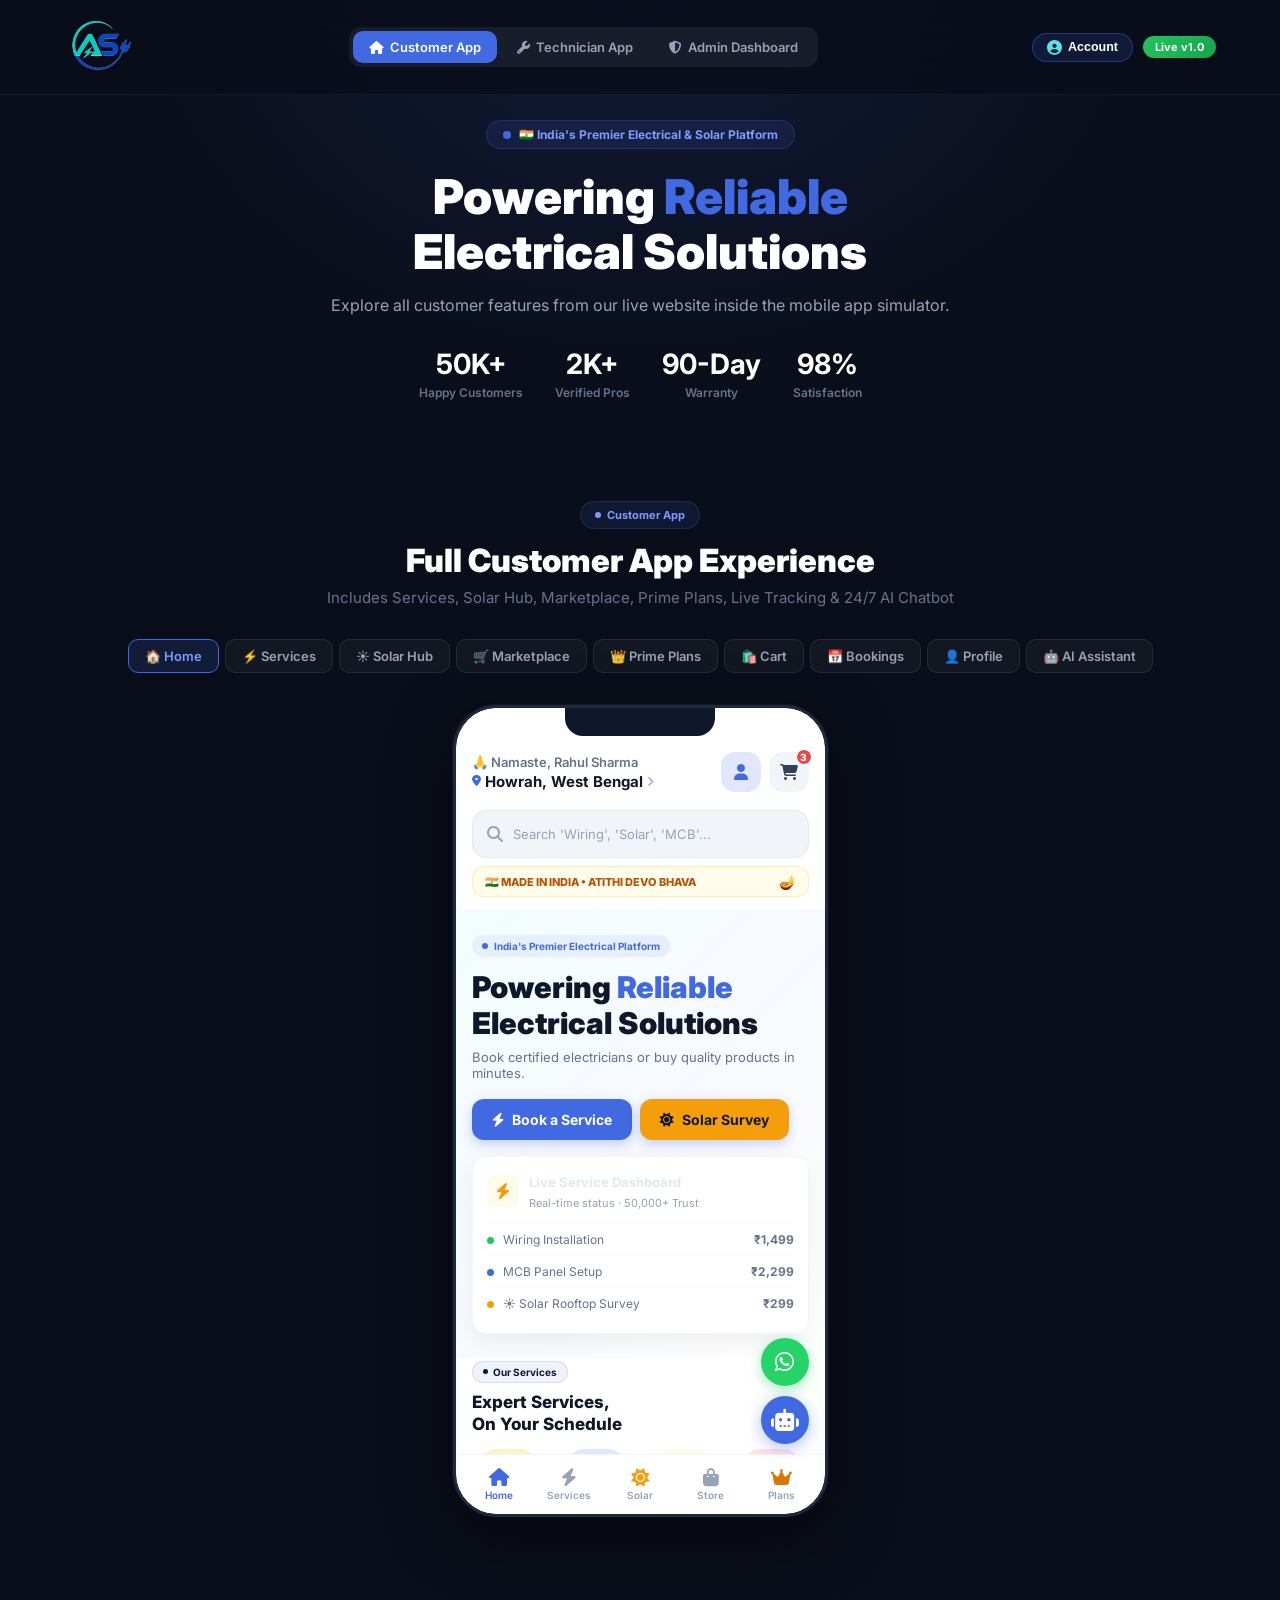
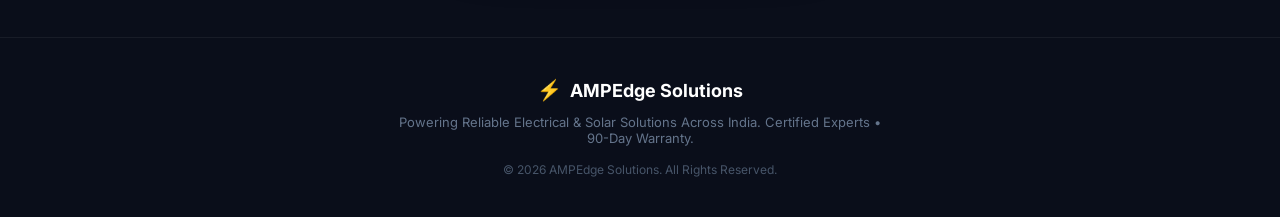
<file: preview/index.html>
<!DOCTYPE html>
<html lang="en">
<head>
  <meta charset="UTF-8" />
  <meta name="viewport" content="width=device-width, initial-scale=1.0" />
  <title>AmpEdge — Full Platform & Customer App Preview</title>
  <link href="https://fonts.googleapis.com/css2?family=Inter:wght@400;500;600;700;800;900&family=Plus+Jakarta+Sans:wght@700;800;900&display=swap" rel="stylesheet" />
  <link rel="stylesheet" href="https://cdnjs.cloudflare.com/ajax/libs/font-awesome/6.5.1/css/all.min.css" />
  <link rel="stylesheet" href="style.css" />
</head>
<body>
  <!-- ===== TOP NAV ===== -->
  <nav class="top-nav">
    <div class="nav-inner">
      <div class="nav-logo">
        <img src="logo.png" alt="AMPEdge Logo" style="height:70px;width:auto;object-fit:contain" />
      </div>
      <div class="nav-tabs">
        <button class="nav-tab active" data-section="customer"><i class="fas fa-home"></i> Customer App</button>
        <button class="nav-tab" data-section="technician"><i class="fas fa-wrench"></i> Technician App</button>
        <button class="nav-tab" data-section="admin"><i class="fas fa-shield-halved"></i> Admin Dashboard</button>
      </div>
      <div style="display:flex; align-items:center; gap:10px;">
        <button onclick="openPreviewAuthModal()" style="display:inline-flex; align-items:center; gap:6px; background:rgba(65,105,225,0.15); border:1px solid rgba(65,105,225,0.4); color:#fff; padding:6px 14px; border-radius:20px; font-size:12.5px; font-weight:700; cursor:pointer;" id="navAuthBtn">
          <i class="fas fa-user-circle" style="color:#5CE1E6; font-size:15px;"></i>
          <span id="navAuthUserText">Account</span>
        </button>
        <div class="nav-badge">Live v1.0</div>
      </div>
    </div>
  </nav>

  <!-- ===== HERO BANNER ===== -->
  <header class="hero">
    <div class="hero-bg"></div>
    <div class="hero-content">
      <div class="hero-pill"><span class="pulse-dot"></span> 🇮🇳 India's Premier Electrical & Solar Platform</div>
      <h1>Powering <span>Reliable</span><br/>Electrical Solutions</h1>
      <p>Explore all customer features from our live website inside the mobile app simulator.</p>
      <div class="hero-stats">
        <div class="hero-stat"><strong>50K+</strong><span>Happy Customers</span></div>
        <div class="hero-stat"><strong>2K+</strong><span>Verified Pros</span></div>
        <div class="hero-stat"><strong>90-Day</strong><span>Warranty</span></div>
        <div class="hero-stat"><strong>98%</strong><span>Satisfaction</span></div>
      </div>
    </div>
  </header>

  <!-- ===== CUSTOMER SECTION ===== -->
  <section id="customer" class="section active-section">
    <div class="section-header">
      <div class="section-chip"><span class="chip-dot"></span> Customer App</div>
      <h2>Full Customer App Experience</h2>
      <p>Includes Services, Solar Hub, Marketplace, Prime Plans, Live Tracking & 24/7 AI Chatbot</p>
    </div>

    <!-- Screen Tabs -->
    <div class="screen-tabs" id="customer-tabs">
      <button class="screen-tab active" data-screen="c-home">🏠 Home</button>
      <button class="screen-tab" data-screen="c-services">⚡ Services</button>
      <button class="screen-tab" data-screen="c-solar">☀️ Solar Hub</button>
      <button class="screen-tab" data-screen="c-marketplace">🛒 Marketplace</button>
      <button class="screen-tab" data-screen="c-plans">👑 Prime Plans</button>
      <button class="screen-tab" data-screen="c-cart">🛍️ Cart</button>
      <button class="screen-tab" data-screen="c-bookings">📅 Bookings</button>
      <button class="screen-tab" data-screen="c-profile">👤 Profile</button>
      <button class="screen-tab" data-screen="c-ai">🤖 AI Assistant</button>
    </div>

    <!-- Phone Mockup Container -->
    <div class="phone-container">
      <div class="phone-frame">
        <div class="phone-notch"></div>
        <div class="phone-screen" id="customer-screen">

          <!-- ================= C-HOME ================= -->
          <div class="screen-content active" id="c-home">
            <div class="app-header">
              <div>
                <div class="app-greeting">🙏 Namaste, Rahul Sharma</div>
                <div class="app-location"><i class="fas fa-map-marker-alt" style="color:#4169E1;font-size:12px"></i> <strong>Howrah, West Bengal</strong> <i class="fas fa-chevron-right" style="font-size:10px;color:#94a3b8"></i></div>
              </div>
              <div style="display:flex;gap:8px">
                <div class="icon-btn" style="background:#e0e7ff; color:#4169E1;" onclick="openPreviewAuthModal()" title="User Account"><i class="fas fa-user"></i></div>
                <div class="icon-btn" style="position:relative" onclick="switchCustomerTab('c-cart')"><i class="fas fa-shopping-cart"></i><span class="cart-badge">3</span></div>
              </div>
            </div>

            <div class="search-bar">
              <i class="fas fa-search" style="color:#94a3b8"></i>
              <span style="color:#94a3b8;font-size:13px">Search 'Wiring', 'Solar', 'MCB'...</span>
            </div>

            <!-- Welcome Tag -->
            <div style="margin: 0 16px 12px; display: flex; align-items: center; justify-content: space-between; background: rgba(255,215,0,0.08); border: 1px solid rgba(255,215,0,0.3); padding: 6px 12px; border-radius: 12px;">
              <span style="font-size: 11px; font-weight: 800; color: #b45309;">🇮🇳 MADE IN INDIA • ATITHI DEVO BHAVA</span>
              <span style="font-size: 14px;">🪔</span>
            </div>

            <div class="home-hero">
              <div class="home-hero-bg"></div>
              <div class="home-hero-pill"><span class="pulse-dot-sm"></span> India's Premier Electrical Platform</div>
              <div class="home-hero-title">Powering <span>Reliable</span><br/>Electrical Solutions</div>
              <div class="home-hero-sub">Book certified electricians or buy quality products in minutes.</div>
              <div style="display:flex; gap:8px; margin-bottom:16px;">
                <button class="cta-btn" style="margin-bottom:0" onclick="switchCustomerTab('c-services')"><i class="fas fa-bolt"></i> Book a Service</button>
                <button class="cta-btn" style="background:#f59e0b; color:#0f172a; margin-bottom:0" onclick="switchCustomerTab('c-solar')"><i class="fas fa-sun"></i> Solar Survey</button>
              </div>

              <!-- Floating Live Dashboard -->
              <div class="dashboard-card">
                <div class="dc-header">
                  <div class="dc-icon"><i class="fas fa-bolt" style="color:#f59e0b"></i></div>
                  <div><strong style="font-size:13px">Live Service Dashboard</strong><br/><span style="font-size:11px;color:#94a3b8">Real-time status · 50,000+ Trust</span></div>
                </div>
                <div class="dc-row"><span><span class="dot green"></span> Wiring Installation</span><strong>₹1,499</strong></div>
                <div class="dc-row"><span><span class="dot blue"></span> MCB Panel Setup</span><strong>₹2,299</strong></div>
                <div class="dc-row"><span><span class="dot" style="background:#f59e0b"></span> ☀️ Solar Rooftop Survey</span><strong>₹299</strong></div>
              </div>
            </div>

            <!-- Categories -->
            <div class="app-section">
              <div class="section-chip-sm"><span class="chip-dot-sm"></span> Our Services</div>
              <div class="section-title-sm">Expert Services,<br/>On Your Schedule</div>
              <div class="categories-grid">
                <div class="cat-item" onclick="switchCustomerTab('c-services')"><div class="cat-icon" style="background:#fef3c7"><i class="fas fa-wrench" style="color:#d97706"></i></div><span>Repairs</span></div>
                <div class="cat-item" onclick="switchCustomerTab('c-services')"><div class="cat-icon" style="background:#e0e7ff"><i class="fas fa-hard-hat" style="color:#4f46e5"></i></div><span>Installation</span></div>
                <div class="cat-item" onclick="switchCustomerTab('c-solar')"><div class="cat-icon" style="background:#fffbeb"><i class="fas fa-sun" style="color:#f59e0b"></i></div><span>Solar ☀️</span></div>
                <div class="cat-item" onclick="switchCustomerTab('c-services')"><div class="cat-icon" style="background:#fee2e2"><i class="fas fa-bolt" style="color:#dc2626"></i></div><span>Emergency</span></div>
              </div>
            </div>

            <!-- Solar Banner Card -->
            <div class="app-section">
              <div style="margin: 0 16px; background: linear-gradient(135deg, #0f172a 0%, #1e3a5f 100%); border-radius: 18px; padding: 18px; color: #fff; position: relative; overflow: hidden;">
                <div style="font-size: 10.5px; font-weight: 800; color: #ffd700; letter-spacing: 1px; margin-bottom: 4px;">☀️ SOLAR ENERGY SOLUTIONS</div>
                <div style="font-size: 17px; font-weight: 900; line-height: 1.3; margin-bottom: 6px;">Cut Electricity Bills by Up to 90%</div>
                <div style="font-size: 11.5px; color: rgba(255,255,255,0.7); line-height: 1.5; margin-bottom: 12px;">Rooftop surveys, Monocrystalline panels & DISCOM net-metering assistance.</div>
                <div style="display:flex; gap:8px;">
                  <button onclick="switchCustomerTab('c-solar')" style="background:#f59e0b; color:#0f172a; border:none; padding:8px 14px; border-radius:10px; font-weight:800; font-size:12px; cursor:pointer;">Explore Solar →</button>
                  <button onclick="switchCustomerTab('c-solar')" style="background:rgba(255,255,255,0.15); color:#fff; border:1px solid rgba(255,255,255,0.3); padding:8px 12px; border-radius:10px; font-weight:700; font-size:12px; cursor:pointer;">Book Survey ₹299</button>
                </div>
              </div>
            </div>

            <!-- Most Booked Services -->
            <div class="app-section">
              <div style="display:flex;justify-content:space-between;align-items:center;padding:0 16px;margin-bottom:12px">
                <strong style="font-size:15px">Most Booked Services</strong>
                <span style="color:#4169E1;font-size:13px;font-weight:600;cursor:pointer;" onclick="switchCustomerTab('c-services')">Explore All →</span>
              </div>
              <div class="services-scroll">
                <div class="service-card">
                  <div class="service-img" style="background:linear-gradient(135deg,#dbeafe,#93c5fd);display:flex;align-items:center;justify-content:center;font-size:32px">❄️</div>
                  <div class="service-info"><strong>AC Installation</strong><div style="color:#4169E1;font-weight:700">₹1,499</div></div>
                  <button class="add-btn" onclick="alert('Added AC Installation to Cart!')">ADD TO CART</button>
                </div>
                <div class="service-card">
                  <div class="service-img" style="background:linear-gradient(135deg,#fef3c7,#fde68a);display:flex;align-items:center;justify-content:center;font-size:32px">🔌</div>
                  <div class="service-info"><strong>Wiring Repair</strong><div style="color:#4169E1;font-weight:700">₹799</div></div>
                  <button class="add-btn" onclick="alert('Added Wiring Repair to Cart!')">ADD TO CART</button>
                </div>
                <div class="service-card">
                  <div class="service-img" style="background:linear-gradient(135deg,#e0e7ff,#c7d2fe);display:flex;align-items:center;justify-content:center;font-size:32px">🏠</div>
                  <div class="service-info"><strong>Smart Home</strong><div style="color:#4169E1;font-weight:700">₹4,999</div></div>
                  <button class="add-btn" onclick="alert('Added Smart Home Setup to Cart!')">ADD TO CART</button>
                </div>
              </div>
            </div>

            <!-- Annual AMC 360 Shield Flagship Banner -->
            <div class="app-section">
              <div style="margin: 0 16px; background: linear-gradient(135deg, #0a0f2c 0%, #1e1b4b 100%); border: 1.5px solid rgba(255,215,0,0.4); border-radius: 18px; padding: 18px; color: #fff; cursor:pointer;" onclick="switchCustomerTab('c-plans')">
                <div style="display:flex; justify-content:space-between; align-items:center; margin-bottom:8px;">
                  <span style="background:#ffd700; color:#0a0f2c; padding:3px 8px; border-radius:6px; font-size:10px; font-weight:900;">👑 ANNUAL AMC SHIELD</span>
                  <span style="color:#ffd700; font-size:17px; font-weight:900;">₹14,000<span style="font-size:11px; color:#94a3b8; font-weight:500;">/yr</span></span>
                </div>
                <div style="font-size:15px; font-weight:900; margin-bottom:4px;">360° Total Home & AC Protection</div>
                <div style="font-size:11.5px; color:rgba(255,255,255,0.75); line-height:1.4; margin-bottom:10px;">4x Free AC Servicing + Unlimited Free Breakdown Visits for 365 Days. Zero Labor Fees!</div>
                <div style="display:flex; justify-content:space-between; align-items:center;">
                  <span style="font-size:11px; color:#fde047; font-weight:700;">⚠️ Labor 100% Free • Materials Wholesale</span>
                  <span style="background:#ffd700; color:#0a0f2c; padding:4px 10px; border-radius:8px; font-size:11px; font-weight:900;">View AMC →</span>
                </div>
              </div>
            </div>

            <!-- On-Demand Housing Repairs Shortcuts -->
            <div class="app-section">
              <div class="section-chip-sm"><span class="chip-dot-sm"></span> Housing Repairs</div>
              <div class="section-title-sm">On-Demand Repairs From ₹199</div>
              <div class="marketplace-scroll">
                <div class="mpc-card" onclick="switchCustomerTab('c-services')"><div style="font-size:24px">🎛️</div><strong style="font-size:12px">MCB & DB</strong><span style="font-size:11px;color:#4169E1;font-weight:700">From ₹299</span></div>
                <div class="mpc-card" onclick="switchCustomerTab('c-services')"><div style="font-size:24px">🔘</div><strong style="font-size:12px">Switches</strong><span style="font-size:11px;color:#4169E1;font-weight:700">From ₹199</span></div>
                <div class="mpc-card" onclick="switchCustomerTab('c-services')"><div style="font-size:24px">🌀</div><strong style="font-size:12px">Fans</strong><span style="font-size:11px;color:#4169E1;font-weight:700">From ₹249</span></div>
                <div class="mpc-card" onclick="switchCustomerTab('c-services')"><div style="font-size:24px">💡</div><strong style="font-size:12px">Lighting</strong><span style="font-size:11px;color:#4169E1;font-weight:700">From ₹199</span></div>
              </div>
            </div>

            <!-- Marketplace Preview -->
            <div class="app-section">
              <div class="section-chip-sm"><span class="chip-dot-sm"></span> Marketplace</div>
              <div class="section-title-sm">Genuine Electrical Products</div>
              <div class="marketplace-scroll">
                <div class="mpc-card" onclick="switchCustomerTab('c-marketplace')"><div style="font-size:24px">🔦</div><strong style="font-size:12px">Switches</strong><span style="font-size:10px;color:#94a3b8">240+ Items</span></div>
                <div class="mpc-card" onclick="switchCustomerTab('c-marketplace')"><div style="font-size:24px">🪢</div><strong style="font-size:12px">Cables</strong><span style="font-size:10px;color:#94a3b8">180+ Items</span></div>
                <div class="mpc-card" onclick="switchCustomerTab('c-marketplace')"><div style="font-size:24px">⚡</div><strong style="font-size:12px">MCB & DB</strong><span style="font-size:10px;color:#94a3b8">95+ Items</span></div>
                <div class="mpc-card" onclick="switchCustomerTab('c-marketplace')"><div style="font-size:24px">💡</div><strong style="font-size:12px">Lighting</strong><span style="font-size:10px;color:#94a3b8">320+ Items</span></div>
                <div class="mpc-card" onclick="switchCustomerTab('c-solar')"><div style="font-size:24px">☀️</div><strong style="font-size:12px">Solar</strong><span style="font-size:10px;color:#94a3b8">50+ Items</span></div>
              </div>
            </div>

            <!-- Trusted Brands -->
            <div class="app-section" style="padding: 0 16px;">
              <div style="font-size:11px; font-weight:800; color:#94a3b8; letter-spacing:1px; text-transform:uppercase; margin-bottom:10px;">Genuine Brands Supported</div>
              <div style="display:flex; flex-wrap:wrap; gap:8px;">
                <span style="background:#f1f5f9; padding:4px 10px; border-radius:12px; font-size:11px; font-weight:700; color:#334155;">⚡ Havells</span>
                <span style="background:#f1f5f9; padding:4px 10px; border-radius:12px; font-size:11px; font-weight:700; color:#334155;">🔌 Polycab</span>
                <span style="background:#f1f5f9; padding:4px 10px; border-radius:12px; font-size:11px; font-weight:700; color:#334155;">🪢 Finolex</span>
                <span style="background:#f1f5f9; padding:4px 10px; border-radius:12px; font-size:11px; font-weight:700; color:#334155;">💡 Philips</span>
                <span style="background:#f1f5f9; padding:4px 10px; border-radius:12px; font-size:11px; font-weight:700; color:#334155;">🔘 Legrand</span>
                <span style="background:#f1f5f9; padding:4px 10px; border-radius:12px; font-size:11px; font-weight:700; color:#334155;">☀️ Luminous</span>
              </div>
            </div>

            <!-- Why AmpEdge -->
            <div class="why-section" style="margin-top:20px;">
              <div class="section-chip-sm" style="border-color:rgba(255,255,255,0.2);background:rgba(255,255,255,0.1)"><span class="chip-dot-sm" style="background:#fff"></span> <span style="color:#fff">Why AMPEDGE</span></div>
              <div class="section-title-sm" style="color:#fff;font-size:20px">Built on Trust.<br/>Engineered for Excellence.</div>
              <div class="why-cards">
                <div class="why-card"><i class="fas fa-circle-check" style="color:#22c55e;font-size:22px;margin-bottom:10px"></i><strong>Verified Pros</strong><span>Background-checked & licensed engineers.</span></div>
                <div class="why-card"><i class="fas fa-shield-halved" style="color:#3b82f6;font-size:22px;margin-bottom:10px"></i><strong>90-Day Warranty</strong><span>All work backed by our guarantee.</span></div>
                <div class="why-card"><i class="fas fa-bolt" style="color:#f59e0b;font-size:22px;margin-bottom:10px"></i><strong>Fast Response</strong><span>Same-day and 24/7 emergency support.</span></div>
              </div>
            </div>

            <!-- Testimonials -->
            <div class="app-section" style="margin-top:24px">
              <div class="section-chip-sm"><span class="chip-dot-sm"></span> Testimonials</div>
              <div class="section-title-sm">Trusted by 50,000+ Customers</div>
              <div class="testi-scroll">
                <div class="testi-card">
                  <div style="color:#f59e0b;margin-bottom:8px">★★★★★</div>
                  <div style="font-size:12px;color:#64748b;font-style:italic;margin-bottom:12px">"Installed our 3kW solar panel setup flawlessly. My electricity bill is down 85%!"</div>
                  <div style="display:flex;align-items:center;gap:8px"><div class="avatar" style="background:#4169E1">R</div><div><strong style="font-size:12px">Rahul Sharma</strong><br/><span style="font-size:10px;color:#94a3b8">Kolkata</span></div></div>
                </div>
                <div class="testi-card">
                  <div style="color:#f59e0b;margin-bottom:8px">★★★★★</div>
                  <div style="font-size:12px;color:#64748b;font-style:italic;margin-bottom:12px">"Needed emergency repair at midnight — technician arrived in 25 mins!"</div>
                  <div style="display:flex;align-items:center;gap:8px"><div class="avatar" style="background:#059669">P</div><div><strong style="font-size:12px">Priya Sen</strong><br/><span style="font-size:10px;color:#94a3b8">Howrah</span></div></div>
                </div>
              </div>
            </div>

            <div style="height:90px"></div>

            <!-- Tab Bar -->
            <div class="tab-bar">
              <div class="tab-item active" onclick="switchCustomerTab('c-home')"><i class="fas fa-home"></i><span>Home</span></div>
              <div class="tab-item" onclick="switchCustomerTab('c-services')"><i class="fas fa-bolt"></i><span>Services</span></div>
              <div class="tab-item" onclick="switchCustomerTab('c-solar')"><i class="fas fa-sun" style="color:#f59e0b"></i><span>Solar</span></div>
              <div class="tab-item" onclick="switchCustomerTab('c-marketplace')"><i class="fas fa-shopping-bag"></i><span>Store</span></div>
              <div class="tab-item" onclick="switchCustomerTab('c-plans')"><i class="fas fa-crown" style="color:#d97706"></i><span>Plans</span></div>
            </div>

            <!-- Floating Action Buttons -->
            <div style="position:absolute; bottom:70px; right:16px; display:flex; flex-direction:column; gap:10px; z-index:100;">
              <a href="https://wa.me/919123667258?text=Hello%20AmpEdge%20Support" target="_blank" style="width:48px; height:48px; border-radius:50%; background:#25d366; display:flex; align-items:center; justify-content:center; color:#fff; font-size:22px; text-decoration:none; box-shadow:0 4px 14px rgba(37,211,102,0.4);">
                <i class="fab fa-whatsapp"></i>
              </a>
              <div class="ai-fab" onclick="switchCustomerTab('c-ai')" style="position:static; width:48px; height:48px;">
                <i class="fas fa-robot"></i>
              </div>
            </div>
          </div>


          <!-- ================= C-SERVICES ================= -->
          <div class="screen-content" id="c-services">
            <div class="app-header">
              <div style="display:flex;align-items:center;gap:10px">
                <div class="icon-btn-sm" onclick="switchCustomerTab('c-home')"><i class="fas fa-arrow-left"></i></div>
                <strong style="font-size:17px">Book Electrician</strong>
              </div>
              <div class="icon-btn" style="position:relative" onclick="switchCustomerTab('c-cart')"><i class="fas fa-shopping-cart"></i><span class="cart-badge">3</span></div>
            </div>

            <!-- Location info -->
            <div style="padding:0 16px 10px; display:flex; justify-content:space-between; align-items:center;">
              <span style="font-size:12px; color:#64748b;">📍 Service in <strong>Howrah (711307)</strong></span>
              <span style="font-size:11.5px; color:#4169E1; font-weight:700; cursor:pointer;">Change City</span>
            </div>

            <!-- Property Type Selector (Website Feature) -->
            <div style="padding: 10px 16px 6px;">
              <div style="font-size:12px; font-weight:800; color:#0f172a; margin-bottom:8px;">1. SELECT PROPERTY TYPE</div>
              <div style="display:grid; grid-template-columns: repeat(4, 1fr); gap:8px;">
                <div class="prop-select-btn active" style="padding:10px 6px; text-align:center; border:1.5px solid #4169E1; background:rgba(65,105,225,0.06); border-radius:12px; cursor:pointer;">
                  <div style="font-size:18px">🏠</div>
                  <div style="font-size:11px; font-weight:800; color:#4169E1; margin-top:4px">House</div>
                </div>
                <div class="prop-select-btn" style="padding:10px 6px; text-align:center; border:1px solid #e2e8f0; background:#fff; border-radius:12px; cursor:pointer;">
                  <div style="font-size:18px">🏢</div>
                  <div style="font-size:11px; font-weight:700; color:#334155; margin-top:4px">Flat</div>
                </div>
                <div class="prop-select-btn" style="padding:10px 6px; text-align:center; border:1px solid #e2e8f0; background:#fff; border-radius:12px; cursor:pointer;">
                  <div style="font-size:18px">💼</div>
                  <div style="font-size:11px; font-weight:700; color:#334155; margin-top:4px">Office</div>
                </div>
                <div class="prop-select-btn" style="padding:10px 6px; text-align:center; border:1px solid #e2e8f0; background:#fff; border-radius:12px; cursor:pointer;">
                  <div style="font-size:18px">🏭</div>
                  <div style="font-size:11px; font-weight:700; color:#334155; margin-top:4px">Factory</div>
                </div>
              </div>
            </div>

            <!-- Budget Filter (Website Feature) -->
            <div style="padding: 10px 16px 4px;">
              <div style="font-size:12px; font-weight:800; color:#0f172a; margin-bottom:8px;">2. BUDGET FILTER</div>
              <div style="display:flex; gap:6px; overflow-x:auto;">
                <span class="cat-chip active" style="font-size:11px; padding:5px 10px;">🟢 All</span>
                <span class="cat-chip" style="font-size:11px; padding:5px 10px;">💵 Under ₹500</span>
                <span class="cat-chip" style="font-size:11px; padding:5px 10px;">💳 ₹500 - ₹2K</span>
                <span class="cat-chip" style="font-size:11px; padding:5px 10px;">⚡ Over ₹2K</span>
              </div>
            </div>

            <div class="search-bar"><i class="fas fa-search" style="color:#94a3b8"></i><input type="text" placeholder="Search service..." style="border:none;background:transparent;outline:none;font-size:13px;width:100%" /></div>

            <!-- Service List -->
            <div class="service-list">
              <div class="service-list-item">
                <div class="sli-img"><i class="fas fa-snowflake" style="color:#3b82f6;font-size:22px"></i></div>
                <div class="sli-info">
                  <strong>AC Installation & Repair</strong>
                  <div style="font-size:12px;color:#94a3b8">Installation • 2-3 hrs</div>
                  <div style="display:flex;align-items:center;gap:8px;margin-top:4px">
                    <span style="color:#4169E1;font-weight:800">₹1,499</span>
                    <span style="font-size:11px;color:#94a3b8">★ 4.8 (234)</span>
                  </div>
                </div>
                <button class="add-btn-sm" onclick="alert('Added AC Installation to Booking!')">BOOK</button>
              </div>

              <div class="service-list-item">
                <div class="sli-img"><i class="fas fa-plug" style="color:#d97706;font-size:22px"></i></div>
                <div class="sli-info">
                  <strong>Wiring & Rewiring</strong>
                  <div style="font-size:12px;color:#94a3b8">Repair • 1-2 hrs</div>
                  <div style="display:flex;align-items:center;gap:8px;margin-top:4px">
                    <span style="color:#4169E1;font-weight:800">₹799</span>
                    <span style="font-size:11px;color:#94a3b8">★ 4.6 (189)</span>
                  </div>
                </div>
                <button class="add-btn-sm" onclick="alert('Added Wiring & Rewiring to Booking!')">BOOK</button>
              </div>

              <div class="service-list-item">
                <div class="sli-img" style="background:#fffbeb;"><i class="fas fa-sun" style="color:#f59e0b;font-size:22px"></i></div>
                <div class="sli-info">
                  <strong>Solar Rooftop Survey</strong>
                  <div style="font-size:12px;color:#94a3b8">Shadow & kW Sizing • 1 hr</div>
                  <div style="display:flex;align-items:center;gap:8px;margin-top:4px">
                    <span style="color:#d97706;font-weight:800">₹299</span>
                    <span style="font-size:11px;color:#94a3b8">★ 4.9 (412)</span>
                  </div>
                </div>
                <button class="add-btn-sm" style="background:#f59e0b;color:#0f172a" onclick="switchCustomerTab('c-solar')">SURVEY</button>
              </div>

              <div class="service-list-item">
                <div class="sli-img"><i class="fas fa-lightbulb" style="color:#eab308;font-size:22px"></i></div>
                <div class="sli-info">
                  <strong>Light & Fan Installation</strong>
                  <div style="font-size:12px;color:#94a3b8">Installation • 1 hr</div>
                  <div style="display:flex;align-items:center;gap:8px;margin-top:4px">
                    <span style="color:#4169E1;font-weight:800">₹499</span>
                    <span style="font-size:11px;color:#94a3b8">★ 4.7 (312)</span>
                  </div>
                </div>
                <button class="add-btn-sm" onclick="alert('Added Light & Fan to Booking!')">BOOK</button>
              </div>

              <div class="service-list-item">
                <div class="sli-img"><i class="fas fa-shield-halved" style="color:#16a34a;font-size:22px"></i></div>
                <div class="sli-info">
                  <strong>Safety Audit & Inspection</strong>
                  <div style="font-size:12px;color:#94a3b8">Audit • 3-4 hrs</div>
                  <div style="display:flex;align-items:center;gap:8px;margin-top:4px">
                    <span style="color:#4169E1;font-weight:800">₹2,999</span>
                    <span style="font-size:11px;color:#94a3b8">★ 4.9 (98)</span>
                  </div>
                </div>
                <button class="add-btn-sm" onclick="alert('Added Safety Audit to Booking!')">BOOK</button>
              </div>
            </div>

            <!-- Electrician Partner Comparison Card (Website Feature) -->
            <div style="margin: 16px; padding: 14px; background: #f8fafc; border: 1px solid #e2e8f0; border-radius: 14px;">
              <div style="font-size: 11.5px; font-weight: 800; color: #4169E1; margin-bottom: 4px;">⚡ VERIFIED ELECTRICIAN PARTNERS</div>
              <div style="display:flex; justify-content:space-between; align-items:center; margin-top:8px;">
                <div>
                  <strong style="font-size:13px;">Rahul Electric Works</strong>
                  <div style="font-size:11px; color:#64748b;">★ 4.9 (140 jobs) • 📍 1.2 km away</div>
                </div>
                <span style="font-size:12px; font-weight:800; color:#16a34a;">Available Now</span>
              </div>
            </div>

            <div style="height:80px"></div>

            <div class="tab-bar">
              <div class="tab-item" onclick="switchCustomerTab('c-home')"><i class="fas fa-home"></i><span>Home</span></div>
              <div class="tab-item active" onclick="switchCustomerTab('c-services')"><i class="fas fa-bolt"></i><span>Services</span></div>
              <div class="tab-item" onclick="switchCustomerTab('c-solar')"><i class="fas fa-sun" style="color:#f59e0b"></i><span>Solar</span></div>
              <div class="tab-item" onclick="switchCustomerTab('c-marketplace')"><i class="fas fa-shopping-bag"></i><span>Store</span></div>
              <div class="tab-item" onclick="switchCustomerTab('c-plans')"><i class="fas fa-crown" style="color:#d97706"></i><span>Plans</span></div>
            </div>
          </div>


          <!-- ================= C-SOLAR (Website Feature) ================= -->
          <div class="screen-content" id="c-solar">
            <div class="app-header">
              <div style="display:flex;align-items:center;gap:10px">
                <div class="icon-btn-sm" onclick="switchCustomerTab('c-home')"><i class="fas fa-arrow-left"></i></div>
                <strong style="font-size:17px">Solar Energy Hub ☀️</strong>
              </div>
              <a href="https://wa.me/919123667258?text=I%20want%20to%20inquire%20about%20Solar%20Panels" target="_blank" style="width:36px; height:36px; border-radius:12px; background:#25d366; display:flex; align-items:center; justify-content:center; color:#fff; font-size:16px; text-decoration:none;">
                <i class="fab fa-whatsapp"></i>
              </a>
            </div>

            <!-- Hero Solar Card -->
            <div style="margin: 12px 16px; background: linear-gradient(135deg, #0f172a 0%, #1e3a5f 100%); border-radius: 20px; padding: 20px; color: #fff;">
              <div style="background: rgba(245,158,11,0.25); color: #fbbf24; font-size: 10.5px; font-weight: 800; padding: 4px 10px; border-radius: 12px; display: inline-block; margin-bottom: 10px;">
                ☀️ Certified Solar Partner
              </div>
              <div style="font-size: 20px; font-weight: 900; line-height: 1.25; margin-bottom: 8px;">
                Go Solar. Save More.<br/>Power Your Home.
              </div>
              <div style="font-size: 12px; color: rgba(255,255,255,0.75); line-height: 1.5; margin-bottom: 16px;">
                Generate your own clean electricity and cut electricity bills by up to 90% with 25-year panel performance warranty.
              </div>
              <div style="display: flex; gap: 8px;">
                <button onclick="alert('Survey Scheduled! Our Solar Engineer will contact you.')" style="background: #f59e0b; color: #0f172a; border: none; padding: 10px 16px; border-radius: 10px; font-weight: 800; font-size: 12.5px; cursor: pointer;">Book Survey (₹299)</button>
                <a href="https://wa.me/919123667258?text=Solar%20Free%20Consultation" target="_blank" style="background: rgba(255,255,255,0.15); color: #fff; border: 1px solid rgba(255,255,255,0.3); padding: 10px 14px; border-radius: 10px; font-weight: 700; font-size: 12.5px; text-decoration: none; display: inline-flex; align-items: center; justify-content: center;">Ask Expert</a>
              </div>
            </div>

            <!-- Stats 4-Grid -->
            <div style="display:grid; grid-template-columns: 1fr 1fr; gap: 10px; margin: 0 16px 16px;">
              <div style="background:#fff; border:1px solid #fef08a; border-radius:14px; padding:14px; text-align:center;">
                <div style="font-size:24px; font-weight:900; color:#d97706;">90%</div>
                <div style="font-size:11px; color:#64748b; font-weight:700; margin-top:2px;">Bill Reduction</div>
              </div>
              <div style="background:#fff; border:1px solid #fef08a; border-radius:14px; padding:14px; text-align:center;">
                <div style="font-size:24px; font-weight:900; color:#d97706;">25 yr</div>
                <div style="font-size:11px; color:#64748b; font-weight:700; margin-top:2px;">Panel Warranty</div>
              </div>
              <div style="background:#fff; border:1px solid #bbf7d0; border-radius:14px; padding:14px; text-align:center;">
                <div style="font-size:24px; font-weight:900; color:#16a34a;">₹0</div>
                <div style="font-size:11px; color:#64748b; font-weight:700; margin-top:2px;">Govt Subsidy Help</div>
              </div>
              <div style="background:#fff; border:1px solid #fed7aa; border-radius:14px; padding:14px; text-align:center;">
                <div style="font-size:24px; font-weight:900; color:#ea580c;">3-5 yr</div>
                <div style="font-size:11px; color:#64748b; font-weight:700; margin-top:2px;">Avg Payback</div>
              </div>
            </div>

            <!-- Solar Services -->
            <div style="padding: 0 16px 14px;">
              <div style="font-size:13px; font-weight:800; color:#0f172a; margin-bottom:10px;">SOLAR SERVICES & PACKAGES</div>
              
              <div style="background:#fff; border:1px solid #e2e8f0; border-radius:16px; padding:14px; display:flex; justify-content:space-between; align-items:center; margin-bottom:10px;">
                <div style="display:flex; gap:12px; align-items:center;">
                  <div style="font-size:26px;">🔍</div>
                  <div>
                    <strong style="font-size:14px;">Solar Rooftop Survey</strong>
                    <div style="font-size:11.5px; color:#64748b; margin-top:2px;">Shadow Analysis • kW Sizing</div>
                    <div style="font-size:14px; font-weight:900; color:#059669; margin-top:4px;">₹299 <span style="font-size:10px; color:#94a3b8; font-weight:500;">/ site visit</span></div>
                  </div>
                </div>
                <button onclick="alert('Survey Added!')" style="background:#4169E1; color:#fff; border:none; padding:8px 12px; border-radius:8px; font-size:11.5px; font-weight:800; cursor:pointer;">BOOK</button>
              </div>

              <div style="background:linear-gradient(135deg,#fffbeb,#fef3c7); border:1px solid #fde68a; border-radius:16px; padding:14px; display:flex; justify-content:space-between; align-items:center;">
                <div style="display:flex; gap:12px; align-items:center;">
                  <div style="font-size:26px;">☀️</div>
                  <div>
                    <strong style="font-size:14px;">Solar Panel Installation</strong>
                    <div style="font-size:11.5px; color:#92400e; margin-top:2px;">Rooftop • Monocrystalline • Net Meter</div>
                    <div style="font-size:14px; font-weight:900; color:#d97706; margin-top:4px;">₹12,999 <span style="font-size:10px; color:#94a3b8; font-weight:500;">starting</span></div>
                  </div>
                </div>
                <button onclick="alert('Installation Request Initiated!')" style="background:#f59e0b; color:#0f172a; border:none; padding:8px 12px; border-radius:8px; font-size:11.5px; font-weight:800; cursor:pointer;">GET QUOTE</button>
              </div>
            </div>

            <!-- 3-Step Process -->
            <div style="margin: 0 16px 20px; background:#f8fafc; border:1px solid #e2e8f0; border-radius:16px; padding:16px;">
              <div style="font-size:13px; font-weight:800; color:#0f172a; margin-bottom:12px;">HOW SOLAR INSTALLATION WORKS</div>
              <div style="display:flex; flex-direction:column; gap:12px;">
                <div style="display:flex; gap:10px;">
                  <div style="width:24px; height:24px; border-radius:50%; background:#f59e0b; color:#fff; display:flex; align-items:center; justify-content:center; font-size:11px; font-weight:900;">1</div>
                  <div style="font-size:12px; color:#334155; line-height:1.4;"><strong>Free Rooftop Survey:</strong> Engineer checks roof area, shadows & load.</div>
                </div>
                <div style="display:flex; gap:10px;">
                  <div style="width:24px; height:24px; border-radius:50%; background:#4169E1; color:#fff; display:flex; align-items:center; justify-content:center; font-size:11px; font-weight:900;">2</div>
                  <div style="font-size:12px; color:#334155; line-height:1.4;"><strong>Panel & Inverter Setup:</strong> High-efficiency panels and cabling installed.</div>
                </div>
                <div style="display:flex; gap:10px;">
                  <div style="width:24px; height:24px; border-radius:50%; background:#16a34a; color:#fff; display:flex; align-items:center; justify-content:center; font-size:11px; font-weight:900;">3</div>
                  <div style="font-size:12px; color:#334155; line-height:1.4;"><strong>Net Metering & Subsidy:</strong> Bi-directional meter synced with state DISCOM.</div>
                </div>
              </div>
            </div>

            <div style="height:80px"></div>

            <div class="tab-bar">
              <div class="tab-item" onclick="switchCustomerTab('c-home')"><i class="fas fa-home"></i><span>Home</span></div>
              <div class="tab-item" onclick="switchCustomerTab('c-services')"><i class="fas fa-bolt"></i><span>Services</span></div>
              <div class="tab-item active" onclick="switchCustomerTab('c-solar')"><i class="fas fa-sun" style="color:#f59e0b"></i><span>Solar</span></div>
              <div class="tab-item" onclick="switchCustomerTab('c-marketplace')"><i class="fas fa-shopping-bag"></i><span>Store</span></div>
              <div class="tab-item" onclick="switchCustomerTab('c-plans')"><i class="fas fa-crown" style="color:#d97706"></i><span>Plans</span></div>
            </div>
          </div>


          <!-- ================= C-MARKETPLACE ================= -->
          <div class="screen-content" id="c-marketplace">
            <div class="app-header">
              <strong style="font-size:18px">Hardware Store</strong>
              <div style="display:flex;gap:8px">
                <div class="icon-btn"><i class="fas fa-sliders"></i></div>
                <div class="icon-btn" style="position:relative" onclick="switchCustomerTab('c-cart')"><i class="fas fa-shopping-cart"></i><span class="cart-badge">3</span></div>
              </div>
            </div>

            <div class="search-bar"><i class="fas fa-search" style="color:#94a3b8"></i><input type="text" placeholder="Search Havells, Polycab, MCB..." style="border:none;background:transparent;outline:none;font-size:13px;width:100%" /></div>

            <!-- Brand Filter Chips (Website Feature) -->
            <div class="cat-chips-scroll" style="margin-bottom:6px;">
              <span class="cat-chip active">All Brands</span>
              <span class="cat-chip">⚡ Havells</span>
              <span class="cat-chip">🔌 Polycab</span>
              <span class="cat-chip">🪢 Finolex</span>
              <span class="cat-chip">💡 Philips</span>
              <span class="cat-chip">🔘 Legrand</span>
              <span class="cat-chip">☀️ Solar Inverters</span>
            </div>

            <!-- Electrician Installation Suggestion Board (Website Feature) -->
            <div style="margin: 6px 16px 10px; background: rgba(65,105,225,0.06); border: 1px solid rgba(65,105,225,0.2); border-radius: 12px; padding: 10px 14px; display:flex; align-items:center; justify-content:space-between;">
              <div style="font-size:11.5px; color:#1e3a8a;">
                <strong>⚡ Need installation?</strong> Add verified electrician starting at ₹299.
              </div>
              <span style="font-size:11px; font-weight:800; color:#4169E1; cursor:pointer;" onclick="switchCustomerTab('c-services')">Add Pro</span>
            </div>

            <div class="product-grid">
              <div class="product-card">
                <div class="product-img"><span class="discount-tag">15% OFF</span><div class="wish-btn"><i class="fas fa-heart"></i></div><i class="fas fa-plug" style="font-size:32px;color:#94a3b8"></i></div>
                <div class="product-info">
                  <div class="product-brand">FINOLEX</div>
                  <strong class="product-name">Electrical Wire 1.5sqmm</strong>
                  <div class="product-rating">★ <span>4.8 (124)</span></div>
                  <div class="product-footer"><div><strong class="product-price">₹459</strong><span class="product-mrp">₹540</span></div><button class="prod-add-btn" onclick="alert('Added Wire to Cart!')">ADD</button></div>
                </div>
              </div>

              <div class="product-card">
                <div class="product-img"><span class="discount-tag">15% OFF</span><div class="wish-btn"><i class="fas fa-heart"></i></div><i class="fas fa-lightbulb" style="font-size:32px;color:#94a3b8"></i></div>
                <div class="product-info">
                  <div class="product-brand">PHILIPS</div>
                  <strong class="product-name">LED Panel Light 18W</strong>
                  <div class="product-rating">★ <span>4.9 (256)</span></div>
                  <div class="product-footer"><div><strong class="product-price">₹850</strong><span class="product-mrp">₹999</span></div><button class="prod-add-btn" onclick="alert('Added LED Light to Cart!')">ADD</button></div>
                </div>
              </div>

              <div class="product-card">
                <div class="product-img"><span class="discount-tag">15% OFF</span><div class="wish-btn"><i class="fas fa-heart"></i></div><i class="fas fa-toggle-on" style="font-size:32px;color:#94a3b8"></i></div>
                <div class="product-info">
                  <div class="product-brand">LEGRAND</div>
                  <strong class="product-name">Smart Switch 16A WiFi</strong>
                  <div class="product-rating">★ <span>4.7 (89)</span></div>
                  <div class="product-footer"><div><strong class="product-price">₹1,299</strong><span class="product-mrp">₹1,529</span></div><button class="prod-add-btn" onclick="alert('Added Smart Switch to Cart!')">ADD</button></div>
                </div>
              </div>

              <div class="product-card">
                <div class="product-img"><span class="discount-tag">18% OFF</span><div class="wish-btn"><i class="fas fa-heart"></i></div><i class="fas fa-bolt" style="font-size:32px;color:#94a3b8"></i></div>
                <div class="product-info">
                  <div class="product-brand">HAVELLS</div>
                  <strong class="product-name">MCB 32A Double Pole</strong>
                  <div class="product-rating">★ <span>4.9 (78)</span></div>
                  <div class="product-footer"><div><strong class="product-price">₹480</strong><span class="product-mrp">₹590</span></div><button class="prod-add-btn" onclick="alert('Added MCB to Cart!')">ADD</button></div>
                </div>
              </div>

              <div class="product-card">
                <div class="product-img"><span class="discount-tag">17% OFF</span><div class="wish-btn"><i class="fas fa-heart"></i></div><i class="fas fa-battery-full" style="font-size:32px;color:#94a3b8"></i></div>
                <div class="product-info">
                  <div class="product-brand">AMARON</div>
                  <strong class="product-name">Solar 150Ah Battery</strong>
                  <div class="product-rating">★ <span>4.9 (62)</span></div>
                  <div class="product-footer"><div><strong class="product-price">₹14,999</strong><span class="product-mrp">₹18,000</span></div><button class="prod-add-btn" onclick="alert('Added Solar Battery to Cart!')">ADD</button></div>
                </div>
              </div>

              <div class="product-card">
                <div class="product-img"><span class="discount-tag">18% OFF</span><div class="wish-btn"><i class="fas fa-heart"></i></div><i class="fas fa-plug" style="font-size:32px;color:#94a3b8"></i></div>
                <div class="product-info">
                  <div class="product-brand">POLYCAB</div>
                  <strong class="product-name">Green Wire 2.5sqmm 90m</strong>
                  <div class="product-rating">★ <span>4.9 (98)</span></div>
                  <div class="product-footer"><div><strong class="product-price">₹1,180</strong><span class="product-mrp">₹1,440</span></div><button class="prod-add-btn" onclick="alert('Added Polycab Wire to Cart!')">ADD</button></div>
                </div>
              </div>

              <div class="product-card">
                <div class="product-img"><span class="discount-tag">10% OFF</span><div class="wish-btn"><i class="fas fa-heart"></i></div><i class="fas fa-toggle-on" style="font-size:32px;color:#94a3b8"></i></div>
                <div class="product-info">
                  <div class="product-brand">HAVELLS</div>
                  <strong class="product-name">Crabtree Athena 6A Switch</strong>
                  <div class="product-rating">★ <span>4.7 (215)</span></div>
                  <div class="product-footer"><div><strong class="product-price">₹129</strong><span class="product-mrp">₹145</span></div><button class="prod-add-btn" onclick="alert('Added Switch to Cart!')">ADD</button></div>
                </div>
              </div>

              <div class="product-card">
                <div class="product-img"><span class="discount-tag">12% OFF</span><div class="wish-btn"><i class="fas fa-heart"></i></div><i class="fas fa-bolt" style="font-size:32px;color:#94a3b8"></i></div>
                <div class="product-info">
                  <div class="product-brand">SCHNEIDER</div>
                  <strong class="product-name">Acti9 63A 4-Pole Isolator</strong>
                  <div class="product-rating">★ <span>4.7 (52)</span></div>
                  <div class="product-footer"><div><strong class="product-price">₹890</strong><span class="product-mrp">₹1,010</span></div><button class="prod-add-btn" onclick="alert('Added Isolator to Cart!')">ADD</button></div>
                </div>
              </div>

              <div class="product-card">
                <div class="product-img"><span class="discount-tag">20% OFF</span><div class="wish-btn"><i class="fas fa-heart"></i></div><i class="fas fa-lightbulb" style="font-size:32px;color:#94a3b8"></i></div>
                <div class="product-info">
                  <div class="product-brand">SYSKA</div>
                  <strong class="product-name">12W T5 LED Batten Tube</strong>
                  <div class="product-rating">★ <span>4.6 (188)</span></div>
                  <div class="product-footer"><div><strong class="product-price">₹299</strong><span class="product-mrp">₹375</span></div><button class="prod-add-btn" onclick="alert('Added Tube Light to Cart!')">ADD</button></div>
                </div>
              </div>

              <div class="product-card">
                <div class="product-img"><span class="discount-tag">14% OFF</span><div class="wish-btn"><i class="fas fa-heart"></i></div><i class="fas fa-fan" style="font-size:32px;color:#94a3b8"></i></div>
                <div class="product-info">
                  <div class="product-brand">CROMPTON</div>
                  <strong class="product-name">SilentPro 1200mm Fan</strong>
                  <div class="product-rating">★ <span>4.8 (76)</span></div>
                  <div class="product-footer"><div><strong class="product-price">₹2,899</strong><span class="product-mrp">₹3,370</span></div><button class="prod-add-btn" onclick="alert('Added Fan to Cart!')">ADD</button></div>
                </div>
              </div>

              <div class="product-card">
                <div class="product-img"><span class="discount-tag">15% OFF</span><div class="wish-btn"><i class="fas fa-heart"></i></div><i class="fas fa-toolbox" style="font-size:32px;color:#94a3b8"></i></div>
                <div class="product-info">
                  <div class="product-brand">STANLEY</div>
                  <strong class="product-name">Digital Multimeter Pro</strong>
                  <div class="product-rating">★ <span>4.7 (42)</span></div>
                  <div class="product-footer"><div><strong class="product-price">₹2,199</strong><span class="product-mrp">₹2,588</span></div><button class="prod-add-btn" onclick="alert('Added Multimeter to Cart!')">ADD</button></div>
                </div>
              </div>
            </div>

            <div style="height:80px"></div>

            <div class="tab-bar">
              <div class="tab-item" onclick="switchCustomerTab('c-home')"><i class="fas fa-home"></i><span>Home</span></div>
              <div class="tab-item" onclick="switchCustomerTab('c-services')"><i class="fas fa-bolt"></i><span>Services</span></div>
              <div class="tab-item" onclick="switchCustomerTab('c-solar')"><i class="fas fa-sun" style="color:#f59e0b"></i><span>Solar</span></div>
              <div class="tab-item active" onclick="switchCustomerTab('c-marketplace')"><i class="fas fa-shopping-bag"></i><span>Store</span></div>
              <div class="tab-item" onclick="switchCustomerTab('c-plans')"><i class="fas fa-crown" style="color:#d97706"></i><span>Plans</span></div>
            </div>
          </div>


          <!-- ================= C-PLANS (Website Feature) ================= -->
          <div class="screen-content" id="c-plans">
            <div class="app-header">
              <div style="display:flex;align-items:center;gap:10px">
                <div class="icon-btn-sm" onclick="switchCustomerTab('c-home')"><i class="fas fa-arrow-left"></i></div>
                <strong style="font-size:17px">Prime Subscriptions 👑</strong>
              </div>
            </div>

            <div style="padding: 10px 16px; text-align:center;">
              <div style="background:#fef3c7; color:#d97706; font-size:10px; font-weight:800; padding:4px 10px; border-radius:12px; display:inline-block; margin-bottom:6px;">👑 UNLOCK MAXIMUM SAVINGS</div>
              <div style="font-size:18px; font-weight:900; color:#0f172a;">Choose Your Membership Plan</div>
              <div style="font-size:12px; color:#64748b; margin-top:4px;">Enjoy priority electrician dispatch, discounts on labor & genuine hardware.</div>
            </div>

            <!-- 1. FLAGSHIP ANNUAL AMC 360 SHIELD -->
            <div style="margin: 10px 16px 16px; background: linear-gradient(135deg, #0a0f2c 0%, #1e1b4b 60%, #0f172a 100%); border: 2px solid rgba(255,215,0,0.4); border-radius: 20px; padding: 20px; color: #fff;">
              <div style="background: #ffd700; color: #0a0f2c; font-size: 10px; font-weight: 900; padding: 3px 8px; border-radius: 6px; display: inline-block; margin-bottom: 8px;">
                👑 OFFICIAL ANNUAL AMC SHIELD
              </div>
              <div style="font-size: 17px; font-weight: 900; line-height: 1.3; margin-bottom: 6px;">
                360° Total Home & AC Annual AMC
              </div>
              <div style="font-size: 11.5px; color: rgba(255,255,255,0.8); line-height: 1.4; margin-bottom: 12px;">
                1 Year complete peace of mind for your entire house, ACs, switchboards, and electrical setup.
              </div>

              <div style="display:flex; align-items:baseline; gap:6px; margin-bottom:14px;">
                <span style="font-size: 28px; font-weight: 900; color: #ffd700;">₹14,000</span>
                <span style="font-size: 12px; color: rgba(255,255,255,0.6);">/ Year (Billed Annually)</span>
              </div>

              <div style="display:flex; flex-direction:column; gap:8px; margin-bottom:14px;">
                <div style="background:rgba(255,255,255,0.08); padding:8px 10px; border-radius:10px; font-size:11.5px;">
                  <strong style="color:#ffd700;">❄️ 4x Free AC Servicing / Year</strong>
                  <div style="color:rgba(255,255,255,0.7); font-size:10.5px; margin-top:2px;">Deep power jet cleaning, filter wash & cooling checkup.</div>
                </div>
                <div style="background:rgba(255,255,255,0.08); padding:8px 10px; border-radius:10px; font-size:11.5px;">
                  <strong style="color:#5CE1E6;">⚡ Unlimited Free Breakdown Visits</strong>
                  <div style="color:rgba(255,255,255,0.7); font-size:10.5px; margin-top:2px;">Zero labor fees & zero visit charges for 365 days.</div>
                </div>
                <div style="background:rgba(255,255,255,0.08); padding:8px 10px; border-radius:10px; font-size:11.5px;">
                  <strong style="color:#10b981;">🏠 Full Housing Repair Coverage</strong>
                  <div style="color:rgba(255,255,255,0.7); font-size:10.5px; margin-top:2px;">MCB box, switches, sockets, ceiling fans & light fixes.</div>
                </div>
                <div style="background:rgba(255,255,255,0.08); padding:8px 10px; border-radius:10px; font-size:11.5px;">
                  <strong style="color:#f43f5e;">🚨 VIP 30-Min Emergency Response</strong>
                  <div style="color:rgba(255,255,255,0.7); font-size:10.5px; margin-top:2px;">Highest priority dispatch with dedicated senior engineer.</div>
                </div>
              </div>

              <div style="background:rgba(245,158,11,0.15); border:1px solid rgba(245,158,11,0.4); border-radius:10px; padding:8px 10px; font-size:10.5px; color:#fde047; margin-bottom:14px;">
                <strong>⚠️ Policy:</strong> Labor is 100% Free. Required replacement materials are charged separately at wholesale rates.
              </div>

              <button onclick="alert('Subscribed to Annual AMC Shield (₹14,000/yr)! Account Engineer Assigned.')" style="width:100%; background:linear-gradient(135deg, #ffd700, #ff8c00); color:#0a0f2c; border:none; padding:12px; border-radius:12px; font-weight:900; font-size:13.5px; cursor:pointer;">
                Subscribe Annual AMC (₹14,000) →
              </button>
            </div>

            <!-- 2. ON-DEMAND HOUSING REPAIRS -->
            <div style="margin: 0 16px 16px;">
              <div style="font-size:13px; font-weight:800; color:#0f172a; margin-bottom:4px;">🛠️ ON-DEMAND HOUSING REPAIRS</div>
              <div style="font-size:11.5px; color:#64748b; margin-bottom:10px;">Prefer pay-per-service? Book individual certified visits anytime.</div>
              <div style="display:grid; grid-template-columns: 1fr 1fr; gap:8px;">
                <div style="background:#fff; border:1px solid #e2e8f0; border-radius:12px; padding:10px; text-align:center; cursor:pointer;" onclick="switchCustomerTab('c-services')">
                  <div style="font-size:20px;">🎛️</div>
                  <div style="font-size:11.5px; font-weight:700; color:#0f172a; margin-top:2px;">MCB & DB</div>
                  <div style="font-size:11.5px; font-weight:800; color:#4169E1;">From ₹299</div>
                </div>
                <div style="background:#fff; border:1px solid #e2e8f0; border-radius:12px; padding:10px; text-align:center; cursor:pointer;" onclick="switchCustomerTab('c-services')">
                  <div style="font-size:20px;">🔘</div>
                  <div style="font-size:11.5px; font-weight:700; color:#0f172a; margin-top:2px;">Switches</div>
                  <div style="font-size:11.5px; font-weight:800; color:#4169E1;">From ₹199</div>
                </div>
                <div style="background:#fff; border:1px solid #e2e8f0; border-radius:12px; padding:10px; text-align:center; cursor:pointer;" onclick="switchCustomerTab('c-services')">
                  <div style="font-size:20px;">🌀</div>
                  <div style="font-size:11.5px; font-weight:700; color:#0f172a; margin-top:2px;">Fans</div>
                  <div style="font-size:11.5px; font-weight:800; color:#4169E1;">From ₹249</div>
                </div>
                <div style="background:#fff; border:1px solid #e2e8f0; border-radius:12px; padding:10px; text-align:center; cursor:pointer;" onclick="switchCustomerTab('c-services')">
                  <div style="font-size:20px;">💡</div>
                  <div style="font-size:11.5px; font-weight:700; color:#0f172a; margin-top:2px;">Lights</div>
                  <div style="font-size:11.5px; font-weight:800; color:#4169E1;">From ₹199</div>
                </div>
              </div>
            </div>

            <!-- 3. MONTHLY MEMBERSHIPS -->
            <div style="margin: 0 16px 14px;">
              <div style="font-size:13px; font-weight:800; color:#0f172a; margin-bottom:10px;">MONTHLY MEMBERSHIP TIERS</div>
              <!-- Plan: Modular Plus (Popular) -->
              <div style="background:#fff; border:2px solid #4169E1; border-radius:16px; padding:16px; position:relative; margin-bottom:12px;">
                <div style="position:absolute; top:10px; right:10px; background:#4169E1; color:#fff; font-size:8.5px; font-weight:800; padding:3px 7px; border-radius:6px;">POPULAR</div>
                <div style="font-size:15px; font-weight:900; color:#4169E1;">🥈 Modular Plus Plan</div>
                <div style="font-size:20px; font-weight:900; color:#0f172a; margin:4px 0;">₹499 <span style="font-size:11px; color:#94a3b8; font-weight:500;">/ month</span></div>
                <div style="font-size:11.5px; color:#64748b; margin-bottom:10px;">10% Discount on all services + 2 Safety Audits per year.</div>
                <button onclick="alert('Subscribed to Modular Plus (₹499/mo)!')" style="width:100%; background:#4169E1; color:#fff; border:none; padding:10px; border-radius:8px; font-weight:800; font-size:12px; cursor:pointer;">Get Modular Plus (₹499/mo) →</button>
              </div>

              <!-- Plan: Base Tier -->
              <div style="background:#fff; border:1px solid #e2e8f0; border-radius:16px; padding:16px;">
                <div style="font-size:15px; font-weight:900; color:#0f172a;">🥉 Base Plan</div>
                <div style="font-size:20px; font-weight:900; color:#0f172a; margin:4px 0;">₹199 <span style="font-size:11px; color:#94a3b8; font-weight:500;">/ year</span></div>
                <div style="font-size:11.5px; color:#64748b; margin-bottom:10px;">5% Discount on all bookings + free upfront quotes.</div>
                <button onclick="alert('Subscribed to Base Plan (₹199/yr)!')" style="width:100%; background:#f1f5f9; color:#0f172a; border:none; padding:10px; border-radius:8px; font-weight:800; font-size:12px; cursor:pointer;">Choose Base Plan (₹199/yr)</button>
              </div>
            </div>

            <div style="height:80px"></div>

            <div class="tab-bar">
              <div class="tab-item" onclick="switchCustomerTab('c-home')"><i class="fas fa-home"></i><span>Home</span></div>
              <div class="tab-item" onclick="switchCustomerTab('c-services')"><i class="fas fa-bolt"></i><span>Services</span></div>
              <div class="tab-item" onclick="switchCustomerTab('c-solar')"><i class="fas fa-sun" style="color:#f59e0b"></i><span>Solar</span></div>
              <div class="tab-item" onclick="switchCustomerTab('c-marketplace')"><i class="fas fa-shopping-bag"></i><span>Store</span></div>
              <div class="tab-item active" onclick="switchCustomerTab('c-plans')"><i class="fas fa-crown" style="color:#d97706"></i><span>Plans</span></div>
            </div>
          </div>


          <!-- ================= C-CART ================= -->
          <div class="screen-content" id="c-cart">
            <div class="app-header" style="border-bottom:1px solid #f1f5f9">
              <div style="display:flex;align-items:center;gap:10px"><div class="icon-btn-sm" onclick="switchCustomerTab('c-home')"><i class="fas fa-arrow-left"></i></div><strong style="font-size:17px">My Cart (3)</strong></div>
              <span style="color:#ef4444;font-weight:700;font-size:12px;cursor:pointer;" onclick="alert('Cart cleared!')">Clear All</span>
            </div>
            <div class="cart-items">
              <div class="cart-item"><div class="cart-img"><span style="font-size:28px">⚡</span></div><div class="cart-info"><div class="cart-type service">SERVICE</div><strong>AC Installation</strong><div class="cart-bottom"><span class="cart-price">₹1,499</span><div class="qty-control"><button>−</button><span>1</span><button>+</button></div></div></div><div class="cart-delete"><i class="fas fa-trash" style="color:#ef4444"></i></div></div>
              <div class="cart-item"><div class="cart-img"><span style="font-size:28px">💡</span></div><div class="cart-info"><div class="cart-type product">PRODUCT</div><strong>LED Panel Light 18W</strong><div class="cart-bottom"><span class="cart-price">₹1,700</span><div class="qty-control"><button>−</button><span>2</span><button>+</button></div></div></div><div class="cart-delete"><i class="fas fa-trash" style="color:#ef4444"></i></div></div>
              <div class="cart-item"><div class="cart-img"><span style="font-size:28px">🔌</span></div><div class="cart-info"><div class="cart-type product">PRODUCT</div><strong>Electrical Wire 1.5sqmm</strong><div class="cart-bottom"><span class="cart-price">₹459</span><div class="qty-control"><button>−</button><span>1</span><button>+</button></div></div></div><div class="cart-delete"><i class="fas fa-trash" style="color:#ef4444"></i></div></div>
            </div>
            <div class="cart-summary">
              <div class="summary-row"><span>Subtotal</span><span>₹3,658</span></div>
              <div class="summary-row"><span>Prime Discount (10%)</span><span style="color:#16a34a">-₹365</span></div>
              <div class="summary-row"><span>GST (18%)</span><span>₹592</span></div>
              <div class="summary-row"><span>Delivery</span><span style="color:#22c55e;font-weight:600">FREE</span></div>
              <div class="summary-divider"></div>
              <div class="summary-row total"><span>Total</span><span>₹3,885</span></div>
              <button class="checkout-btn" onclick="alert('Order Placed Successfully! Technician Assigned.')">Proceed to Checkout <i class="fas fa-chevron-right"></i></button>
            </div>
          </div>


          <!-- ================= C-BOOKINGS ================= -->
          <div class="screen-content" id="c-bookings">
            <div class="app-header"><strong style="font-size:18px">My Bookings</strong><div class="icon-btn"><i class="fas fa-filter"></i></div></div>
            <div class="cat-chips-scroll" style="margin-bottom:4px">
              <span class="cat-chip active">All</span>
              <span class="cat-chip">Active</span>
              <span class="cat-chip">Completed</span>
              <span class="cat-chip">Cancelled</span>
            </div>
            <div class="booking-list">
              <div class="booking-card"><div class="booking-header"><div><strong>AC Installation</strong><div style="font-size:11px;color:#94a3b8;margin-top:2px">15 Apr 2026 · 10:00 AM</div></div><span class="status-badge in-progress">IN PROGRESS</span></div><div style="font-size:12px;color:#64748b;margin:8px 0">📍 West Bauria, Howrah - 711307</div><div style="display:flex;justify-content:space-between;align-items:center"><strong style="font-size:16px">₹1,499</strong><button class="track-btn" onclick="alert('Electrician Rahul Sharma is 1.2 km away. ETA: 12 mins.')"><i class="fas fa-location-dot"></i> Track</button></div></div>
              <div class="booking-card"><div class="booking-header"><div><strong>Solar Rooftop Survey</strong><div style="font-size:11px;color:#94a3b8;margin-top:2px">12 Apr 2026 · 2:30 PM</div></div><span class="status-badge completed">COMPLETED</span></div><div style="font-size:12px;color:#64748b;margin:8px 0">📍 Chackasi, Howrah</div><div style="display:flex;justify-content:space-between;align-items:center"><strong style="font-size:16px">₹299</strong><button class="rate-btn"><i class="fas fa-file-pdf"></i> View Report</button></div></div>
              <div class="booking-card"><div class="booking-header"><div><strong>Smart Home Setup</strong><div style="font-size:11px;color:#94a3b8;margin-top:2px">10 Apr 2026 · 9:00 AM</div></div><span class="status-badge pending">PENDING</span></div><div style="font-size:12px;color:#64748b;margin:8px 0">📍 Salt Lake Sector V, Kolkata</div><div style="display:flex;justify-content:space-between;align-items:center"><strong style="font-size:16px">₹4,999</strong><button class="track-btn"><i class="fas fa-eye"></i> View BOM</button></div></div>
            </div>
            <div class="tab-bar">
              <div class="tab-item" onclick="switchCustomerTab('c-home')"><i class="fas fa-home"></i><span>Home</span></div>
              <div class="tab-item" onclick="switchCustomerTab('c-services')"><i class="fas fa-bolt"></i><span>Services</span></div>
              <div class="tab-item" onclick="switchCustomerTab('c-solar')"><i class="fas fa-sun" style="color:#f59e0b"></i><span>Solar</span></div>
              <div class="tab-item" onclick="switchCustomerTab('c-marketplace')"><i class="fas fa-shopping-bag"></i><span>Store</span></div>
              <div class="tab-item active" onclick="switchCustomerTab('c-bookings')"><i class="fas fa-calendar"></i><span>Bookings</span></div>
            </div>
          </div>


          <!-- ================= C-PROFILE ================= -->
          <div class="screen-content" id="c-profile">
            <div class="profile-header"><div class="profile-avatar"><i class="fas fa-user" style="color:#4169E1;font-size:24px"></i></div><div><strong style="font-size:18px">Rahul Sharma</strong><div style="font-size:13px;color:#64748b">+91 91236 67258</div></div></div>
            <div class="pro-card" style="cursor:pointer;" onclick="switchCustomerTab('c-plans')"><strong style="color:#fff;font-size:16px">👑 AmpEdge Prime Member</strong><div style="color:#94a3b8;font-size:13px;margin:6px 0">You get priority bookings and 10% off always!</div><button class="pro-btn" onclick="switchCustomerTab('c-plans')">Manage Plan</button></div>
            <div class="menu-section">
              <div class="menu-label">ACCOUNT SETUP</div>
              <div class="menu-item" onclick="switchCustomerTab('c-bookings')"><div class="menu-icon"><i class="fas fa-calendar" style="color:#334155"></i></div><span>My Bookings</span><i class="fas fa-chevron-right" style="color:#cbd5e1;font-size:12px"></i></div>
              <div class="menu-item" onclick="switchCustomerTab('c-solar')"><div class="menu-icon"><i class="fas fa-sun" style="color:#f59e0b"></i></div><span>Solar Survey Status</span><i class="fas fa-chevron-right" style="color:#cbd5e1;font-size:12px"></i></div>
              <div class="menu-item"><div class="menu-icon"><i class="fas fa-map-marker-alt" style="color:#334155"></i></div><span>Saved Addresses</span><i class="fas fa-chevron-right" style="color:#cbd5e1;font-size:12px"></i></div>
              <div class="menu-item"><div class="menu-icon"><i class="fas fa-credit-card" style="color:#334155"></i></div><span>Wallet & Referrals (₹250)</span><i class="fas fa-chevron-right" style="color:#cbd5e1;font-size:12px"></i></div>
            </div>
            <div class="menu-section">
              <div class="menu-label">HELP & SUPPORT</div>
              <div class="menu-item" onclick="switchCustomerTab('c-ai')"><div class="menu-icon" style="background:#f0fdf4"><i class="fas fa-robot" style="color:#16a34a"></i></div><span>Ask AMPEdge AI</span><i class="fas fa-chevron-right" style="color:#cbd5e1;font-size:12px"></i></div>
              <a href="https://wa.me/919123667258" target="_blank" class="menu-item" style="text-decoration:none;"><div class="menu-icon" style="background:#dcfce7"><i class="fab fa-whatsapp" style="color:#16a34a"></i></div><span>WhatsApp Support (+91 91236 67258)</span><i class="fas fa-chevron-right" style="color:#cbd5e1;font-size:12px"></i></a>
            </div>
            <button class="logout-btn" onclick="alert('Logged out successfully')"><i class="fas fa-right-from-bracket" style="color:#ef4444"></i> <span style="color:#ef4444;font-weight:700">Log Out</span></button>
            <div class="tab-bar">
              <div class="tab-item" onclick="switchCustomerTab('c-home')"><i class="fas fa-home"></i><span>Home</span></div>
              <div class="tab-item" onclick="switchCustomerTab('c-services')"><i class="fas fa-bolt"></i><span>Services</span></div>
              <div class="tab-item" onclick="switchCustomerTab('c-solar')"><i class="fas fa-sun" style="color:#f59e0b"></i><span>Solar</span></div>
              <div class="tab-item" onclick="switchCustomerTab('c-marketplace')"><i class="fas fa-shopping-bag"></i><span>Store</span></div>
              <div class="tab-item active" onclick="switchCustomerTab('c-profile')"><i class="fas fa-user"></i><span>Profile</span></div>
            </div>
          </div>


          <!-- ================= C-AI ================= -->
          <div class="screen-content" id="c-ai" style="background:rgba(0,0,0,0.5)">
            <div class="ai-modal">
              <div class="ai-header">
                <div style="display:flex;align-items:center;gap:10px">
                  <div class="ai-icon"><i class="fas fa-robot" style="color:#4169E1"></i></div>
                  <div>
                    <strong style="color:#fff;font-size:15px">🤖 AmpEdge AI</strong>
                    <div style="color:rgba(255,255,255,0.7);font-size:11px">Online • 24/7 Smart Electrical Assistant</div>
                  </div>
                </div>
                <div style="color:#fff;font-size:18px;cursor:pointer" onclick="switchCustomerTab('c-home')">✕</div>
              </div>
              <div class="ai-body">
                <div class="ai-msg bot"><div class="ai-bubble bot-bubble">Namaste! 🙏 I'm the AmpEdge AI Assistant. How can I help you with your electrical or solar needs today?</div></div>
                <div class="ai-msg user"><div class="ai-bubble user-bubble">How much does solar survey cost?</div></div>
                <div class="ai-msg bot"><div class="ai-bubble bot-bubble">Our Solar Rooftop Survey is only ₹299! A certified engineer visits your site, performs shadow analysis, and designs a kW plan that can cut your bill by up to 90%. ☀️</div></div>
                <div class="ai-msg user"><div class="ai-bubble user-bubble">Do you provide warranty on repairs?</div></div>
                <div class="ai-msg bot"><div class="ai-bubble bot-bubble">Yes! All our electrical services come with a 90-day service warranty and our genuine marketplace products carry original manufacturer warranties. 🛡️</div></div>
              </div>
              <div class="ai-input-bar">
                <input type="text" id="previewAiInput" placeholder="Ask about solar, wiring, pricing..." class="ai-input" onkeypress="if(event.key==='Enter') sendPreviewAiMsg()" />
                <button class="ai-send" onclick="sendPreviewAiMsg()"><i class="fas fa-paper-plane"></i></button>
              </div>
            </div>
          </div>

        </div>
      </div>
    </div>
  </section>


  <!-- ===== TECHNICIAN SECTION ===== -->
  <section id="technician" class="section">
    <div class="section-header">
      <div class="section-chip"><span class="chip-dot"></span> Technician App</div>
      <h2>Professional Technician Dashboard</h2>
      <p>Job management, BOM submission, earnings tracking</p>
    </div>

    <div class="screen-tabs" id="technician-tabs">
      <button class="screen-tab active" data-screen="t-home">📊 Dashboard</button>
      <button class="screen-tab" data-screen="t-job">🔧 Job Detail</button>
      <button class="screen-tab" data-screen="t-bom">📋 BOM Submit</button>
      <button class="screen-tab" data-screen="t-profile">👤 Profile</button>
    </div>

    <div class="phone-container">
      <div class="phone-frame">
        <div class="phone-notch"></div>
        <div class="phone-screen" id="technician-screen">

          <!-- T-HOME -->
          <div class="screen-content active" id="t-home">
            <div class="tech-header">
              <div class="tech-header-top"><div><strong style="color:#fff;font-size:20px">Hello, Electrician 👷</strong><div style="color:rgba(255,255,255,0.5);font-size:12px;margin-top:4px">Today's Earnings: ₹2,450</div></div><div class="tech-profile-btn">👤</div></div>
              <div class="tech-toggle"><div style="flex:1"><strong style="color:#fff;font-size:14px">🟢 Available</strong><div style="color:rgba(255,255,255,0.4);font-size:11px;margin-top:2px">Receiving new job requests</div></div><div class="toggle-switch on"><div class="toggle-knob"></div></div></div>
              <div class="tech-stats"><div class="tech-stat"><strong>2</strong><span>New</span></div><div class="tech-stat mid"><strong>1</strong><span>Active</span></div><div class="tech-stat"><strong>5</strong><span>Done</span></div></div>
            </div>
            <div class="tech-quick-nav">
              <div class="qnav-btn"><span style="font-size:18px">📋</span><span style="font-size:11px;font-weight:700;color:#334155">My BOMs</span></div>
              <div class="qnav-btn"><span style="font-size:18px">📊</span><span style="font-size:11px;font-weight:700;color:#334155">Earnings</span></div>
              <div class="qnav-btn"><span style="font-size:18px">🚪</span><span style="font-size:11px;font-weight:700;color:#334155">Logout</span></div>
            </div>
            <div class="tech-tab-bar">
              <div class="tech-tab active">New Requests <span class="tech-tab-badge">2</span></div>
              <div class="tech-tab">Active Jobs</div>
              <div class="tech-tab">Completed</div>
            </div>
            <div class="tech-jobs">
              <div class="job-card" style="border-left-color:#f59e0b">
                <div class="job-card-header"><div><strong style="font-size:15px">AC Installation</strong><div style="font-size:11px;color:#94a3b8;font-weight:600">Installation</div></div><div class="job-status" style="background:rgba(245,158,11,0.1);color:#f59e0b"><span class="job-dot" style="background:#f59e0b"></span>PENDING</div></div>
                <div style="font-size:12px;color:#64748b;margin:8px 0">📍 123 Main Street, Howrah</div>
                <div style="display:flex;justify-content:space-between;align-items:center"><strong style="font-size:17px">₹1,499</strong><span style="font-size:11px;color:#94a3b8;font-weight:600">15 Apr</span></div>
                <div class="job-actions"><button class="reject-btn">✕ Reject</button><button class="accept-btn">✓ Accept</button></div>
              </div>
              <div class="job-card" style="border-left-color:#f59e0b">
                <div class="job-card-header"><div><strong style="font-size:15px">Solar Rooftop Survey</strong><div style="font-size:11px;color:#94a3b8;font-weight:600">Solar</div></div><div class="job-status" style="background:rgba(245,158,11,0.1);color:#f59e0b"><span class="job-dot" style="background:#f59e0b"></span>PENDING</div></div>
                <div style="font-size:12px;color:#64748b;margin:8px 0">📍 Chackasi, Howrah</div>
                <div style="display:flex;justify-content:space-between;align-items:center"><strong style="font-size:17px">₹299</strong><span style="font-size:11px;color:#94a3b8;font-weight:600">16 Apr</span></div>
                <div class="job-actions"><button class="reject-btn">✕ Reject</button><button class="accept-btn">✓ Accept</button></div>
              </div>
            </div>
          </div>

          <!-- T-JOB -->
          <div class="screen-content" id="t-job">
            <div style="padding:16px;padding-top:12px">
              <div style="display:flex;justify-content:space-between;align-items:center;margin-bottom:14px">
                <span style="color:#1e56a0;font-weight:700;font-size:14px;cursor:pointer" onclick="document.querySelector('#technician-tabs [data-screen=t-home]').click()">← Back</span>
                <div class="job-status" style="background:rgba(8,145,178,0.1);color:#0891b2"><span class="job-dot" style="background:#0891b2"></span>IN PROGRESS</div>
              </div>
              <strong style="font-size:22px;display:block;margin-bottom:4px">Wiring Installation</strong>
              <span style="font-size:13px;color:#94a3b8;font-weight:600">Installation</span>
              <div class="detail-card" style="margin-top:16px"><strong style="font-size:14px">👤 Customer Details</strong><div class="detail-row"><span>Phone</span><span>+91 91236 67258</span></div><div class="detail-row"><span>Name</span><span>Rahul Sharma</span></div></div>
              <div class="detail-card"><strong style="font-size:14px">📍 Service Address</strong><div style="font-size:13px;color:#334155;margin:10px 0">West Bauria, Chackasi, Howrah - 711307</div><button class="map-btn">🗺️ Open in Maps</button></div>
              <div class="detail-card"><strong style="font-size:14px">💰 Pricing & Schedule</strong><div class="detail-row"><span>Scheduled</span><span>15 Apr 2026, 10:00 AM</span></div><div class="detail-row"><span>Base Price</span><span>₹1,200</span></div><div class="detail-row"><span>Total</span><strong style="font-size:17px">₹1,499</strong></div></div>
              <div class="detail-card"><strong style="font-size:14px">📋 Bill of Materials</strong><div class="bom-badge">BOM SUBMITTED</div><div class="detail-row"><span>Items</span><span>3 materials</span></div><div class="detail-row"><span>Material Cost</span><span>₹4,500</span></div><div class="detail-row"><span>Labor Charge</span><span>₹800</span></div><div class="detail-row"><span style="font-weight:800">Grand Total</span><strong style="color:#1e56a0;font-size:17px">₹5,300</strong></div></div>
              <button class="action-btn cyan">🔧 Start Work</button>
              <button class="action-btn blue" style="margin-top:8px">📍 Navigate</button>
              <div style="height:20px"></div>
            </div>
          </div>

          <!-- T-BOM -->
          <div class="screen-content" id="t-bom">
            <div style="padding:16px;padding-top:12px">
              <span style="color:#1e56a0;font-weight:700;font-size:14px;cursor:pointer" onclick="document.querySelector('#technician-tabs [data-screen=t-home]').click()">← Back</span>
              <strong style="font-size:22px;display:block;margin-top:10px;margin-bottom:4px">Bill of Materials</strong>
              <span style="font-size:13px;color:#94a3b8;font-weight:600">For: Wiring Installation</span>
              <div class="ai-banner"><span style="font-size:20px">🧠</span><div><strong style="color:#1e40af;font-size:13px">AI-Powered Suggestions</strong><div style="color:#3b82f6;font-size:11px;margin-top:2px">AI will suggest optimal brands and pricing for submitted materials.</div></div></div>
              <div class="detail-card"><strong style="font-size:14px">📦 Materials (3)</strong>
                <div class="bom-item"><div style="flex:1"><div style="display:flex;align-items:center;gap:6px"><span>🔌</span><strong style="font-size:13px">Electrical Wire 1.5sqmm</strong></div><div style="font-size:11px;color:#94a3b8;margin-top:2px">10 × ₹45</div><div style="font-size:10px;color:#6366f1;font-style:italic;margin-top:2px">📐 1.5 sqmm, copper, PVC</div></div><strong style="font-size:14px">₹450</strong><div class="bom-remove">✕</div></div>
                <div class="bom-item"><div style="flex:1"><div style="display:flex;align-items:center;gap:6px"><span>💡</span><strong style="font-size:13px">LED Panel Light 18W</strong></div><div style="font-size:11px;color:#94a3b8;margin-top:2px">2 × ₹850</div><div style="font-size:10px;color:#f59e0b;font-weight:600;margin-top:2px">⭐ Preferred: Philips</div></div><strong style="font-size:14px">₹1,700</strong><div class="bom-remove">✕</div></div>
                <div class="bom-item"><div style="flex:1"><div style="display:flex;align-items:center;gap:6px"><span>🔧</span><strong style="font-size:13px">MCB 32A Single Pole</strong></div><div style="font-size:11px;color:#94a3b8;margin-top:2px">4 × ₹350</div></div><strong style="font-size:14px">₹1,400</strong><div class="bom-remove">✕</div></div>
                <div class="bom-add-section"><strong style="font-size:13px;color:#1e56a0">➕ Add Material</strong>
                  <input type="text" placeholder="Material name..." class="bom-input" />
                  <div class="bom-input-row"><input type="text" placeholder="Qty" class="bom-input" style="flex:1" /><input type="text" placeholder="Unit Price ₹" class="bom-input" style="flex:2" /></div>
                  <button class="bom-add-btn">+ Add to List</button>
                </div>
              </div>
              <div class="bom-summary">
                <strong style="color:rgba(255,255,255,0.5);font-size:14px">💰 Price Summary</strong>
                <div class="bom-sum-row"><span>Materials (3 items)</span><span>₹3,550</span></div>
                <div class="bom-sum-row"><span>Labor Charge</span><span>₹800</span></div>
                <div class="bom-sum-row total"><span>Grand Total</span><span style="color:#22c55e;font-size:22px;font-weight:800">₹4,350</span></div>
              </div>
              <button class="action-btn blue" style="margin-top:12px">📤 Submit BOM to Customer</button>
              <div style="height:20px"></div>
            </div>
          </div>

          <!-- T-PROFILE -->
          <div class="screen-content" id="t-profile">
            <div class="profile-header"><div class="profile-avatar"><i class="fas fa-hard-hat" style="color:#4169E1;font-size:24px"></i></div><div><strong style="font-size:18px">Dipak Mondal</strong><div style="font-size:13px;color:#64748b">Verified Electrician • Howrah</div></div></div>
            <div class="detail-card"><strong style="font-size:14px">📊 Lifetime Statistics</strong><div class="detail-row"><span>Completed Jobs</span><strong>142</strong></div><div class="detail-row"><span>Rating</span><span style="color:#f59e0b">★ 4.9 (128 reviews)</span></div><div class="detail-row"><span>Total Earned</span><strong style="color:#22c55e">₹1,84,500</strong></div></div>
            <div class="menu-section"><div class="menu-label">PREFERENCES</div><div class="menu-item"><div class="menu-icon"><i class="fas fa-bell"></i></div><span>Job Notifications</span><i class="fas fa-chevron-right" style="color:#cbd5e1;font-size:12px"></i></div><div class="menu-item"><div class="menu-icon"><i class="fas fa-bank"></i></div><span>Payout Bank Account</span><i class="fas fa-chevron-right" style="color:#cbd5e1;font-size:12px"></i></div></div>
            <button class="logout-btn"><i class="fas fa-right-from-bracket" style="color:#ef4444"></i> <span style="color:#ef4444;font-weight:700">Log Out</span></button>
          </div>

        </div>
      </div>
    </div>
  </section>


  <!-- ===== ADMIN DASHBOARD SECTION ===== -->
  <section id="admin" class="section">
    <div class="section-header">
      <div class="section-chip"><span class="chip-dot"></span> Admin Dashboard</div>
      <h2>Enterprise Control Center</h2>
      <p>Manage users, monitor bookings, configure services and marketplace products</p>
    </div>

    <div class="screen-tabs" id="admin-tabs">
      <button class="screen-tab active" data-screen="a-dash">📊 Analytics</button>
      <button class="screen-tab" data-screen="a-users">👥 Users</button>
      <button class="screen-tab" data-screen="a-bookings">📅 Bookings</button>
      <button class="screen-tab" data-screen="a-services">⚡ Services</button>
      <button class="screen-tab" data-screen="a-marketplace">🛒 Marketplace</button>
    </div>

    <!-- Admin Desktop Container -->
    <div class="admin-container">
      <div class="admin-sidebar">
        <div class="admin-sidebar-logo">
          <img src="logo.png" alt="AMPEdge" style="height:36px;width:auto;object-fit:contain" />
          <span style="font-size:11px;background:rgba(65,105,225,0.2);color:#7c9bff;padding:2px 8px;border-radius:6px;font-weight:800">ADMIN</span>
        </div>
        <div class="admin-nav-item active"><i class="fas fa-chart-line"></i> Dashboard</div>
        <div class="admin-nav-item"><i class="fas fa-users"></i> Users</div>
        <div class="admin-nav-item"><i class="fas fa-calendar-check"></i> Bookings</div>
        <div class="admin-nav-item"><i class="fas fa-bolt"></i> Services</div>
        <div class="admin-nav-item"><i class="fas fa-store"></i> Marketplace</div>
        <div class="admin-nav-item"><i class="fas fa-ticket"></i> Coupons</div>
        <div class="admin-nav-item"><i class="fas fa-file-invoice"></i> BOM Mgmt</div>
        <div class="admin-nav-item"><i class="fas fa-gear"></i> Settings</div>
        <div style="flex:1"></div>
        <div class="admin-nav-item logout"><i class="fas fa-right-from-bracket"></i> Logout</div>
      </div>

      <div class="admin-main">
        <!-- A-DASH -->
        <div class="admin-screen active" id="a-dash">
          <div class="admin-header">
            <div><h3 style="color:#fff;font-size:22px;font-weight:800">Dashboard Overview</h3><div style="color:#64748b;font-size:13px;margin-top:2px">Welcome back, Admin 👋</div></div>
            <div style="display:flex;gap:10px"><button class="admin-btn secondary"><i class="fas fa-download"></i> Export</button><button class="admin-btn primary"><i class="fas fa-plus"></i> New Service</button></div>
          </div>
          <div class="admin-kpi-grid">
            <div class="admin-kpi"><div class="kpi-label">TOTAL REVENUE</div><div class="kpi-value">₹24,85,900</div><div class="kpi-change positive">↑ 14.2% vs last month</div></div>
            <div class="admin-kpi"><div class="kpi-label">TOTAL BOOKINGS</div><div class="kpi-value">1,428</div><div class="kpi-change positive">↑ 8.5% vs last month</div></div>
            <div class="admin-kpi"><div class="kpi-label">ACTIVE PROS</div><div class="kpi-value">186</div><div class="kpi-change positive">↑ 12 new this week</div></div>
            <div class="admin-kpi"><div class="kpi-label">SOLAR SURVEYS</div><div class="kpi-value">342</div><div class="kpi-change positive">↑ 22% conversion</div></div>
          </div>
        </div>

        <!-- A-USERS -->
        <div class="admin-screen" id="a-users">
          <div class="admin-header">
            <div><h3 style="color:#fff;font-size:22px;font-weight:800">User Management</h3><div style="color:#64748b;font-size:13px;margin-top:2px">50,000+ Registered users across India</div></div>
          </div>
        </div>

        <!-- A-BOOKINGS -->
        <div class="admin-screen" id="a-bookings">
          <div class="admin-header">
            <div><h3 style="color:#fff;font-size:22px;font-weight:800">Booking Management</h3><div style="color:#64748b;font-size:13px;margin-top:2px">Real-time job tracking and assignment</div></div>
          </div>
        </div>

        <!-- A-SERVICES -->
        <div class="admin-screen" id="a-services">
          <div class="admin-header">
            <div><h3 style="color:#fff;font-size:22px;font-weight:800">Service Catalog</h3><div style="color:#64748b;font-size:13px;margin-top:2px">Electrical & Solar service pricing</div></div>
          </div>
        </div>

        <!-- A-MARKETPLACE -->
        <div class="admin-screen" id="a-marketplace">
          <div class="admin-header">
            <div><h3 style="color:#fff;font-size:22px;font-weight:800">Marketplace Inventory</h3><div style="color:#64748b;font-size:13px;margin-top:2px">Wires, switches, panels, inverters</div></div>
          </div>
        </div>
      </div>
    </div>
  </section>

  <!-- ===== INTERACTIVE AUTH & ACCOUNT MODALS ===== -->
  <!-- Auth Modal (Sign In / Sign Up) -->
  <div id="previewAuthModal" style="display:none; position:fixed; inset:0; background:rgba(15,23,42,0.85); backdrop-filter:blur(8px); z-index:9999; align-items:center; justify-content:center; padding:16px;">
    <div style="background:#ffffff; border-radius:24px; max-width:440px; width:100%; padding:32px 28px; box-shadow:0 25px 60px rgba(0,0,0,0.3); position:relative; color:#0f172a; max-height:90vh; overflow-y:auto;">
      <button onclick="closePreviewAuthModal()" style="position:absolute; top:18px; right:18px; background:#f1f5f9; border:none; width:36px; height:36px; border-radius:50%; font-size:16px; font-weight:800; color:#64748b; cursor:pointer;">✕</button>
      
      <div style="text-align:center; margin-bottom:20px;">
        <div style="width:50px; height:50px; border-radius:14px; background:linear-gradient(135deg, #4169E1, #06b6d4); display:flex; align-items:center; justify-content:center; font-size:24px; color:#fff; margin:0 auto 10px;">⚡</div>
        <h3 id="authModalTitle" style="font-size:22px; font-weight:900; color:#0f172a; margin-bottom:4px;">Sign In to AMPEdge</h3>
        <p style="font-size:13px; color:#64748b;">Access orders, bookings, 90-day warranty & membership perks.</p>
      </div>

      <!-- Role Switcher -->
      <div style="display:flex; background:#f1f5f9; padding:4px; border-radius:12px; margin-bottom:16px;">
        <button id="roleCustBtn" onclick="selectPreviewRole('CUSTOMER')" style="flex:1; padding:8px; border-radius:9px; border:none; background:#4169E1; color:#fff; font-weight:700; font-size:12px; cursor:pointer;">👤 Customer</button>
        <button id="rolePartnerBtn" onclick="selectPreviewRole('ELECTRICIAN')" style="flex:1; padding:8px; border-radius:9px; border:none; background:transparent; color:#64748b; font-weight:700; font-size:12px; cursor:pointer;">⚡ Partner</button>
      </div>

      <!-- Auth Method Tabs -->
      <div style="display:flex; border-bottom:2px solid #f1f5f9; margin-bottom:18px;">
        <button id="tabSignIn" onclick="switchPreviewAuthTab('signin')" style="flex:1; padding:10px; border:none; background:transparent; border-bottom:2px solid #4169E1; color:#4169E1; font-weight:800; font-size:13.5px; cursor:pointer;">Sign In</button>
        <button id="tabSignUp" onclick="switchPreviewAuthTab('signup')" style="flex:1; padding:10px; border:none; background:transparent; color:#64748b; font-weight:700; font-size:13.5px; cursor:pointer;">Create Account</button>
      </div>

      <!-- Google One-Tap Simulation -->
      <button onclick="handlePreviewGoogleAuth()" style="width:100%; padding:12px; border:1px solid #e2e8f0; border-radius:12px; background:#fff; font-weight:700; font-size:13.5px; color:#334155; display:flex; align-items:center; justify-content:center; gap:10px; cursor:pointer; margin-bottom:16px; box-shadow:0 2px 6px rgba(0,0,0,0.04);">
        <svg width="18" height="18" viewBox="0 0 24 24"><path fill="#4285F4" d="M22.56 12.25c0-.78-.07-1.53-.2-2.25H12v4.26h5.92c-.26 1.37-1.04 2.53-2.21 3.31v2.77h3.57c2.08-1.92 3.28-4.74 3.28-8.09z"/><path fill="#34A853" d="M12 23c2.97 0 5.46-.98 7.28-2.66l-3.57-2.77c-.98.66-2.23 1.06-3.71 1.06-2.86 0-5.29-1.93-6.16-4.53H2.18v2.84C3.99 20.53 7.7 23 12 23z"/><path fill="#FBBC05" d="M5.84 14.09c-.22-.66-.35-1.36-.35-2.09s.13-1.43.35-2.09V7.06H2.18C1.43 8.55 1 10.22 1 12s.43 3.45 1.18 4.94l2.85-2.22.81-.63z"/><path fill="#EA4335" d="M12 5.38c1.62 0 3.06.56 4.21 1.64l3.15-3.15C17.45 2.09 14.97 1 12 1 7.7 1 3.99 3.47 2.18 7.06l3.66 2.84c.87-2.6 3.3-4.52 6.16-4.52z"/></svg>
        Continue with Google
      </button>

      <div style="display:flex; align-items:center; gap:10px; margin-bottom:16px;">
        <div style="flex:1; height:1px; background:#e2e8f0;"></div>
        <span style="font-size:11px; color:#94a3b8; font-weight:700;">OR WITH PHONE / EMAIL</span>
        <div style="flex:1; height:1px; background:#e2e8f0;"></div>
      </div>

      <!-- Phone Number Input -->
      <div style="margin-bottom:14px;">
        <label style="font-size:12px; font-weight:700; color:#475569; display:block; margin-bottom:6px;">Mobile Number</label>
        <div style="display:flex; border:1px solid #cbd5e1; border-radius:12px; overflow:hidden;">
          <span style="background:#f8fafc; padding:12px 14px; font-weight:700; font-size:13.5px; border-right:1px solid #cbd5e1;">+91</span>
          <input type="tel" id="previewPhoneInput" placeholder="Enter 10-digit number" maxlength="10" style="flex:1; border:none; padding:12px 14px; font-size:13.5px; outline:none;" />
        </div>
      </div>

      <button onclick="handlePreviewPhoneAuth()" style="width:100%; padding:14px; border:none; border-radius:12px; background:#4169E1; color:#fff; font-weight:800; font-size:14px; cursor:pointer; box-shadow:0 4px 12px rgba(65,105,225,0.3); margin-bottom:14px;">
        Send OTP & Login →
      </button>

      <div style="font-size:11px; color:#94a3b8; text-align:center; line-height:1.4;">
        By signing in, you agree to AMPEdge <a href="#" style="color:#4169E1;">Terms of Service</a> & <a href="#" style="color:#4169E1;">Privacy Policy</a>.
      </div>
    </div>
  </div>

  <!-- Account Dashboard Modal (Logged In) -->
  <div id="previewAccountModal" style="display:none; position:fixed; inset:0; background:rgba(15,23,42,0.85); backdrop-filter:blur(8px); z-index:9999; align-items:center; justify-content:center; padding:16px;">
    <div style="background:#ffffff; border-radius:24px; max-width:440px; width:100%; padding:32px 28px; box-shadow:0 25px 60px rgba(0,0,0,0.3); position:relative; color:#0f172a; max-height:90vh; overflow-y:auto;">
      <button onclick="closePreviewAccountModal()" style="position:absolute; top:18px; right:18px; background:#f1f5f9; border:none; width:36px; height:36px; border-radius:50%; font-size:16px; font-weight:800; color:#64748b; cursor:pointer;">✕</button>
      
      <!-- User Profile Header -->
      <div style="display:flex; align-items:center; gap:14px; margin-bottom:20px; padding-bottom:16px; border-bottom:1px solid #f1f5f9;">
        <div style="width:56px; height:56px; border-radius:50%; background:linear-gradient(135deg, #4169E1, #06b6d4); display:flex; align-items:center; justify-content:center; font-size:24px; color:#fff; font-weight:900;">
          R
        </div>
        <div>
          <h3 id="dashUserName" style="font-size:18px; font-weight:900; margin:0 0 2px;">Rahul Sharma</h3>
          <div id="dashUserRole" style="display:inline-block; background:#dbeafe; color:#1e40af; font-size:10.5px; font-weight:800; padding:2px 8px; border-radius:10px; margin-bottom:4px;">Verified Customer</div>
          <div id="dashUserPhone" style="font-size:12px; color:#64748b;">+91 91236 67258</div>
        </div>
      </div>

      <!-- Prime Membership Card -->
      <div style="background:linear-gradient(135deg, #0a0f2c, #1e1b4b); color:#fff; border-radius:16px; padding:16px; margin-bottom:18px; border:1.5px solid rgba(255,215,0,0.4);">
        <div style="display:flex; justify-content:space-between; align-items:center; margin-bottom:6px;">
          <span style="font-size:11px; font-weight:900; color:#ffd700; letter-spacing:0.5px;">👑 ANNUAL AMC SHIELD ACTIVE</span>
          <span style="font-size:10px; color:rgba(255,255,255,0.7);">Expires Aug 2027</span>
        </div>
        <div style="font-size:13.5px; font-weight:800; margin-bottom:4px;">360° Total Home & AC Protection</div>
        <div style="font-size:11.5px; color:rgba(255,255,255,0.75);">4x Free AC Servicing • Unlimited Breakdown Visits</div>
      </div>

      <!-- Quick Metrics Grid -->
      <div style="display:grid; grid-template-columns:1fr 1fr; gap:10px; margin-bottom:18px;">
        <div style="background:#f8fafc; border:1px solid #e2e8f0; border-radius:14px; padding:12px; text-align:center;">
          <div style="font-size:20px; font-weight:900; color:#4169E1;">3</div>
          <div style="font-size:11px; color:#64748b; font-weight:700;">Active Bookings</div>
        </div>
        <div style="background:#f8fafc; border:1px solid #e2e8f0; border-radius:14px; padding:12px; text-align:center;">
          <div style="font-size:20px; font-weight:900; color:#10b981;">₹450</div>
          <div style="font-size:11px; color:#64748b; font-weight:700;">AmpEdge Wallet</div>
        </div>
      </div>

      <!-- Account Actions -->
      <div style="display:flex; flex-direction:column; gap:8px; margin-bottom:20px;">
        <button onclick="closePreviewAccountModal(); switchCustomerTab('c-bookings')" style="width:100%; padding:12px 16px; border:1px solid #e2e8f0; border-radius:12px; background:#fff; display:flex; align-items:center; justify-content:space-between; font-weight:700; font-size:13px; color:#334155; cursor:pointer;">
          <span>📅 My Service Bookings & AMC</span>
          <i class="fas fa-chevron-right" style="color:#94a3b8; font-size:11px;"></i>
        </button>
        <button onclick="closePreviewAccountModal(); switchCustomerTab('c-cart')" style="width:100%; padding:12px 16px; border:1px solid #e2e8f0; border-radius:12px; background:#fff; display:flex; align-items:center; justify-content:space-between; font-weight:700; font-size:13px; color:#334155; cursor:pointer;">
          <span>🛍️ Hardware Orders & Invoices</span>
          <i class="fas fa-chevron-right" style="color:#94a3b8; font-size:11px;"></i>
        </button>
        <button onclick="alert('Primary Address: West Bauria, Chackasi, Palpara, Howrah - 711307')" style="width:100%; padding:12px 16px; border:1px solid #e2e8f0; border-radius:12px; background:#fff; display:flex; align-items:center; justify-content:space-between; font-weight:700; font-size:13px; color:#334155; cursor:pointer;">
          <span>📍 Saved Addresses (Howrah)</span>
          <i class="fas fa-chevron-right" style="color:#94a3b8; font-size:11px;"></i>
        </button>
      </div>

      <button onclick="handlePreviewLogout()" style="width:100%; padding:12px; border:1px solid #fee2e2; border-radius:12px; background:#fef2f2; color:#ef4444; font-weight:800; font-size:13px; cursor:pointer;">
        Log Out of Account
      </button>
    </div>
  </div>

  <!-- ===== FOOTER ===== -->
  <footer style="text-align:center; padding:40px 24px; border-top:1px solid rgba(255,255,255,0.06); margin-top:60px;">
    <div style="display:flex; align-items:center; justify-content:center; gap:8px; margin-bottom:12px;">
      <span style="font-size:20px;">⚡</span>
      <strong style="color:#fff; font-size:18px;">AMPEdge Solutions</strong>
    </div>
    <p style="color:#64748b; font-size:13px; max-width:500px; margin:0 auto 16px;">Powering Reliable Electrical & Solar Solutions Across India. Certified Experts • 90-Day Warranty.</p>
    <div style="font-size:12px; color:#475569;">© 2026 AMPEdge Solutions. All Rights Reserved.</div>
  </footer>

  <script src="script.js"></script>
</body>
</html>
</file>
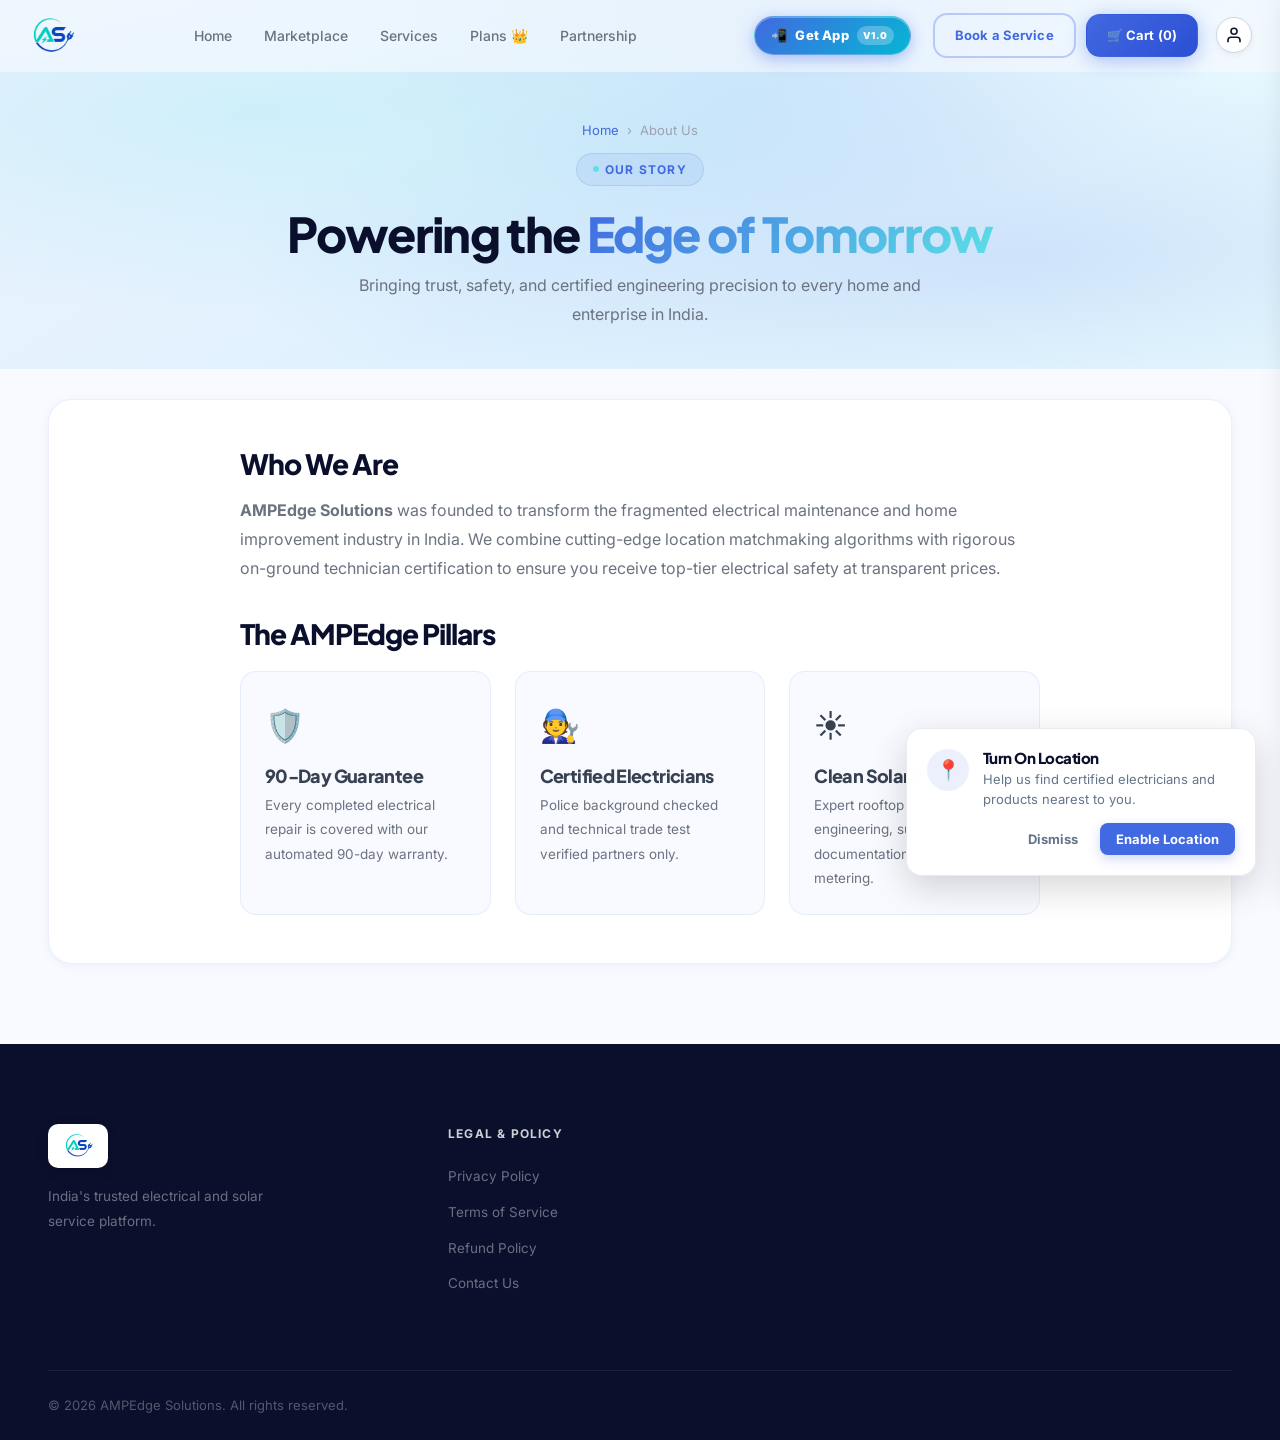
<file: about.html>
<!DOCTYPE html>
<html lang="en">
<head>
  <meta charset="UTF-8"/>
  <meta name="viewport" content="width=device-width,initial-scale=1.0"/>
  <title>About Us — AMPEdge Solutions</title>
  <meta name="description" content="Learn about AMPEdge Solutions - India's modern on-demand electrical service platform, background-verified technicians, and solar installation engineering."/>
  <link rel="canonical" href="https://ampedge.co.in/about.html"/>
  <link rel="stylesheet" href="css/style.css?v=10.0"/>
  <link rel="icon" type="image/png" href="favicon.png"/><link rel="apple-touch-icon" href="favicon-180.png"/>
</head>
<body>

<nav class="navbar" id="navbar">
  <div class="nav-inner">
    <a href="index.html" class="logo"><img src="images/logo.png" alt="AMPEdge Logo" class="logo-img"/></a>
    <ul class="nav-links">
      <li><a href="index.html">Home</a></li>
      <li><a href="marketplace.html">Marketplace</a></li>
      <li><a href="booking.html">Services</a></li>
      <li><a href="subscription.html">Plans 👑</a></li>
      <li><a href="partner.html">Partnership</a></li>
    </ul>
    <div class="nav-right">
    
    <a href="javascript:void(0)" onclick="openDownloadAppModal()" class="btn-app-download" style="margin-right:12px; text-decoration:none; display:inline-flex; align-items:center; gap:8px; padding:8px 16px; border-radius:30px; background:linear-gradient(135deg, #4169E1 0%, #06b6d4 100%); color:#ffffff; font-weight:800; font-size:13px; letter-spacing:0.2px; box-shadow:0 4px 15px rgba(65,105,225,0.4), inset 0 1px 0 rgba(255,255,255,0.3); transition:all 0.25s ease; border:1px solid rgba(255,255,255,0.25); cursor:pointer;" onmouseover="this.style.transform=\'translateY(-2px) scale(1.03)\'; this.style.boxShadow=\'0 8px 25px rgba(6,182,212,0.5)\'" onmouseout="this.style.transform=\'translateY(0) scale(1)\'; this.style.boxShadow=\'0 4px 15px rgba(65,105,225,0.4)\'"><span>📲</span><span>Get App</span><span style="background:rgba(255,255,255,0.25); font-size:9.5px; padding:2px 6px; border-radius:10px; font-weight:900; letter-spacing:0.5px; text-transform:uppercase;">v1.0</span></a>
      <a href="booking.html" class="btn btn-outline btn-sm">Book a Service</a>
      <a href="marketplace.html" class="btn btn-primary btn-sm" id="navCartBtn">🛒 Cart (0)</a>
    <div class="nav-auth-area" style="display:inline-flex; align-items:center; margin-left:8px; flex-shrink:0;"><a href="javascript:void(0)" onclick="if(typeof openAuthModal==='function'){openAuthModal('customer','signin');}else{var m=document.getElementById('authModal');if(m){m.style.display='flex';setTimeout(function(){m.style.opacity='1';m.style.pointerEvents='auto';},10);}}" class="btn-auth-avatar-icon" title="My Account / Sign In" style="display:inline-flex; align-items:center; justify-content:center; width:36px; height:36px; border-radius:50%; background:#ffffff; border:1.5px solid #cbd5e1; color:#0f172a; cursor:pointer; box-shadow:0 2px 6px rgba(0,0,0,0.06); transition:all 0.2s; position:relative; flex-shrink:0; text-decoration:none;" onmouseover="this.style.borderColor='#4169E1'; this.style.color='#4169E1'; this.style.transform='scale(1.08)'" onmouseout="this.style.borderColor='#cbd5e1'; this.style.color='#0f172a'; this.style.transform='scale(1)'"><svg width="18" height="18" viewBox="0 0 24 24" fill="none" stroke="currentColor" stroke-width="2.2" stroke-linecap="round" stroke-linejoin="round"><path d="M20 21v-2a4 4 0 0 0-4-4H8a4 4 0 0 0-4 4v2"></path><circle cx="12" cy="7" r="4"></circle></svg></a></div>
  </div>
    <div class="hamburger" onclick="openMob()"><span></span><span></span><span></span></div>
  </div>
</nav>

<div class="page-hero" style="padding: 120px 0 40px 0; background: var(--grad-hero); text-align: center;">
  <div class="container">
    <div class="breadcrumb" style="justify-content: center; margin-bottom: 12px;">
      <a href="index.html">Home</a><span>›</span><span>About Us</span>
    </div>
    <div class="chip"><span class="dot"></span>Our Story</div>
    <h1 style="font-size: clamp(2rem, 4vw, 3rem);">Powering the <span class="gradient-text">Edge of Tomorrow</span></h1>
    <p style="max-width: 600px; margin: 10px auto 0;">Bringing trust, safety, and certified engineering precision to every home and enterprise in India.</p>
  </div>
</div>

<div class="container" style="margin-bottom: 80px;">
  <div style="background:#fff; border-radius:24px; padding:48px; border:1px solid var(--border); box-shadow:var(--s1); margin-top:30px;">
    <div style="max-width:800px; margin:0 auto; font-size:16px; line-height:1.9; color:var(--text2);">
      <h2 style="font-size:28px; color:var(--text); margin-bottom:16px;">Who We Are</h2>
      <p><strong>AMPEdge Solutions</strong> was founded to transform the fragmented electrical maintenance and home improvement industry in India. We combine cutting-edge location matchmaking algorithms with rigorous on-ground technician certification to ensure you receive top-tier electrical safety at transparent prices.</p>

      <h2 style="font-size:28px; color:var(--text); margin:36px 0 16px 0;">The AMPEdge Pillars</h2>
      <div style="display:grid; grid-template-columns:repeat(auto-fit, minmax(240px, 1fr)); gap:24px; margin-top:20px;">
        <div style="padding:24px; background:var(--bg); border-radius:16px; border:1px solid var(--border);">
          <div style="font-size:32px; margin-bottom:10px;">🛡️</div>
          <h4 style="margin:0 0 6px 0; font-size:18px;">90-Day Guarantee</h4>
          <p style="margin:0; font-size:13.5px; color:var(--muted);">Every completed electrical repair is covered with our automated 90-day warranty.</p>
        </div>
        <div style="padding:24px; background:var(--bg); border-radius:16px; border:1px solid var(--border);">
          <div style="font-size:32px; margin-bottom:10px;">🧑‍🔧</div>
          <h4 style="margin:0 0 6px 0; font-size:18px;">Certified Electricians</h4>
          <p style="margin:0; font-size:13.5px; color:var(--muted);">Police background checked and technical trade test verified partners only.</p>
        </div>
        <div style="padding:24px; background:var(--bg); border-radius:16px; border:1px solid var(--border);">
          <div style="font-size:32px; margin-bottom:10px;">☀️</div>
          <h4 style="margin:0 0 6px 0; font-size:18px;">Clean Solar Power</h4>
          <p style="margin:0; font-size:13.5px; color:var(--muted);">Expert rooftop solar engineering, subsidy documentation, and net-metering.</p>
        </div>
      </div>
    </div>
  </div>
</div>

<footer class="footer">
<div class="container">
  <div class="footer-grid">
    <div class="footer-brand">
      <a href="index.html" class="logo"><img src="images/logo.png" alt="AMPEdge Logo" class="logo-img footer-logo-img"/></a>
      <p>India's trusted electrical and solar service platform.</p>
    </div>
    <div class="fcol">
      <h5>Legal & Policy</h5>
      <ul>
        <li><a href="privacy-policy.html">Privacy Policy</a></li>
        <li><a href="terms.html">Terms of Service</a></li>
        <li><a href="refund-policy.html">Refund Policy</a></li>
        <li><a href="contact.html">Contact Us</a></li>
      </ul>
    </div>
  </div>
  <div class="footer-bottom">
    <span>© 2026 AMPEdge Solutions. All rights reserved.</span>
  </div>
</div>
</footer>

<script src="js/main.js?v=10.0"></script>
<!-- STATIC AUTH MODAL (Customer & Electrician Partner) -->
<div id="authModal" class="modal-overlay" style="z-index: 100008; display:none; align-items:center; justify-content:center; opacity:0; pointer-events:none; transition: all 0.3s ease; position:fixed; top:0; left:0; width:100%; height:100%; background: rgba(10, 15, 44, 0.75); backdrop-filter: blur(10px); padding: 16px; box-sizing:border-box;">
  <div class="modal-content" style="max-width: 460px; width: 100%; border-radius: 24px; overflow: hidden; box-shadow: 0 30px 80px rgba(0,0,0,0.45); background: #ffffff; position: relative; border:1px solid rgba(255,255,255,0.2);">
    <button type="button" class="btn-icon" style="position:absolute; top:14px; right:14px; background:#f1f5f9; border:none; width:32px; height:32px; border-radius:50%; font-size:15px; font-weight:700; cursor:pointer; color:#64748b; z-index:10; display:flex; align-items:center; justify-content:center;" onclick="closeAuthModal()">✕</button>
    <div style="background: #f8fafc; padding: 14px 18px; border-bottom: 1px solid #e2e8f0; display: flex; gap: 8px;">
      <button id="authRoleCustomer" type="button" onclick="setAuthRole('customer')" style="flex:1; padding:9px; border-radius:12px; border:1.5px solid #4169E1; background:#4169E1; color:#fff; font-weight:800; font-size:13px; cursor:pointer; display:flex; align-items:center; justify-content:center; gap:6px; transition:0.2s;">
        <span>👤</span> Customer (ग्राहक)
      </button>
      <button id="authRolePartner" type="button" onclick="setAuthRole('partner')" style="flex:1; padding:9px; border-radius:12px; border:1.5px solid #cbd5e1; background:#ffffff; color:#64748b; font-weight:800; font-size:13px; cursor:pointer; display:flex; align-items:center; justify-content:center; gap:6px; transition:0.2s;">
        <span>⚡</span> Electrician Partner
      </button>
    </div>
    <div style="padding: 22px 24px;">
      <div style="display:flex; border-bottom: 1px solid #e2e8f0; margin-bottom: 18px;">
        <button id="authTabSignIn" type="button" onclick="setAuthTab('signin')" style="flex:1; padding:8px; background:none; border:none; border-bottom:2.5px solid var(--blue); color:var(--text-dark); font-weight:800; font-size:14.5px; cursor:pointer;">
          Sign In
        </button>
        <button id="authTabSignUp" type="button" onclick="setAuthTab('signup')" style="flex:1; padding:8px; background:none; border:none; border-bottom:2.5px solid transparent; color:var(--muted); font-weight:600; font-size:14.5px; cursor:pointer;">
          Create Account
        </button>
      </div>
      <div style="text-align:center; margin-bottom:18px;">
        <h3 id="authModalHeading" style="font-family:var(--font-pjs); font-size:20px; font-weight:900; color:var(--text-dark); margin:0 0 4px;">Welcome Back!</h3>
        <p id="authModalSubheading" style="color:var(--muted); font-size:12.5px; margin:0; line-height:1.5;">Access your bookings, AMC shield status, and orders.</p>
      </div>
      <button id="btnGoogleSubmit" onclick="handleGoogleAuth()" type="button" class="btn" style="width:100%; background:#ffffff; border:1.5px solid #cbd5e1; color:#0f172a; padding:11px 16px; border-radius:12px; font-weight:800; font-size:13.5px; display:flex; align-items:center; justify-content:center; gap:10px; box-shadow:0 2px 6px rgba(0,0,0,0.04); cursor:pointer; transition:all 0.2s;" onmouseover="this.style.borderColor='#4169E1'; this.style.boxShadow='0 4px 12px rgba(65,105,225,0.15)'" onmouseout="this.style.borderColor='#cbd5e1'; this.style.boxShadow='0 2px 6px rgba(0,0,0,0.04)'">
        <svg width="18" height="18" viewBox="0 0 24 24"><path d="M22.56 12.25c0-.78-.07-1.53-.2-2.25H12v4.26h5.92c-.26 1.37-1.04 2.53-2.21 3.31v2.77h3.57c2.08-1.92 3.28-4.74 3.28-8.09z" fill="#4285F4"/><path d="M12 23c2.97 0 5.46-.98 7.28-2.66l-3.57-2.77c-.98.66-2.23 1.06-3.71 1.06-2.86 0-5.29-1.93-6.16-4.53H2.18v2.84C3.99 20.53 7.7 23 12 23z" fill="#34A853"/><path d="M5.84 14.09c-.22-.66-.35-1.36-.35-2.09s.13-1.43.35-2.09V7.06H2.18C1.43 8.55 1 10.22 1 12s.43 3.45 1.18 4.94l2.85-2.22.81-.63z" fill="#FBBC05"/><path d="M12 5.38c1.62 0 3.06.56 4.21 1.64l3.15-3.15C17.45 2.09 14.97 1 12 1 7.7 1 3.99 3.47 2.18 7.06l3.66 2.84c.87-2.6 3.3-4.52 6.16-4.52z" fill="#EA4335"/></svg>
        Continue with Google
      </button>
      <div style="display:flex; align-items:center; gap:10px; margin:16px 0;">
        <div style="flex:1; height:1px; background:#e2e8f0;"></div>
        <span style="font-size:11px; color:#94a3b8; font-weight:700; text-transform:uppercase;">or continue with</span>
        <div style="flex:1; height:1px; background:#e2e8f0;"></div>
      </div>
      <div style="display:flex; gap:8px; margin-bottom:14px;">
        <button id="authMethodPhone" type="button" onclick="setAuthMethod('phone')" style="flex:1; padding:7px; border-radius:10px; border:1px solid #cbd5e1; background:#ffffff; font-size:12px; font-weight:700; color:#64748b; cursor:pointer;">
          📱 Mobile OTP
        </button>
        <button id="authMethodEmail" type="button" onclick="setAuthMethod('email')" style="flex:1; padding:7px; border-radius:10px; border:1px solid #cbd5e1; background:#ffffff; font-size:12px; font-weight:700; color:#64748b; cursor:pointer;">
          ✉️ Email ID
        </button>
      </div>
      <div id="authFormPhone" style="display:none;">
        <div style="margin-bottom:12px;">
          <label style="font-size:11.5px; font-weight:700; color:#0f172a; display:block; margin-bottom:4px;">Mobile Number</label>
          <div style="display:flex; border:1px solid #cbd5e1; border-radius:10px; overflow:hidden;">
            <span style="background:#f1f5f9; padding:10px 12px; font-weight:800; font-size:13px; color:#475569; border-right:1px solid #cbd5e1;">🇮🇳 +91</span>
            <input id="authPhoneInput" type="tel" placeholder="Enter 10-digit number" maxlength="10" style="flex:1; padding:10px 12px; border:none; outline:none; font-size:13.5px; font-weight:600;"/>
          </div>
        </div>
        <div id="authOtpRow" style="display:none; margin-bottom:12px;">
          <label style="font-size:11.5px; font-weight:700; color:#0f172a; display:block; margin-bottom:4px;">Enter 6-Digit OTP Code</label>
          <input id="authOtpInput" type="text" placeholder="e.g. 449800" maxlength="6" style="width:100%; padding:10px 12px; border:1px solid #cbd5e1; border-radius:10px; outline:none; font-size:15px; font-weight:800; letter-spacing:4px; text-align:center; box-sizing:border-box;"/>
        </div>
        <button id="btnPhoneSubmit" onclick="handlePhoneOtpAuth()" type="button" class="btn btn-primary" style="width:100%; justify-content:center; padding:11px; font-weight:800; border-radius:10px;">
          Get OTP Verification Code →
        </button>
      </div>
      <form id="authFormEmail" onsubmit="handleEmailAuth(event)" style="display:none;">
        <div style="margin-bottom:10px;">
          <label style="font-size:11.5px; font-weight:700; color:#0f172a; display:block; margin-bottom:4px;">Email Address</label>
          <input id="authEmailInput" type="email" placeholder="name@example.com" style="width:100%; padding:10px 12px; border:1px solid #cbd5e1; border-radius:10px; outline:none; font-size:13px; box-sizing:border-box;"/>
        </div>
        <div style="margin-bottom:12px;">
          <label style="font-size:11.5px; font-weight:700; color:#0f172a; display:block; margin-bottom:4px;">Password</label>
          <input id="authPasswordInput" type="password" placeholder="••••••••" style="width:100%; padding:10px 12px; border:1px solid #cbd5e1; border-radius:10px; outline:none; font-size:13px; box-sizing:border-box;"/>
        </div>
        <button type="submit" class="btn btn-primary" style="width:100%; justify-content:center; padding:11px; font-weight:800; border-radius:10px;">
          Sign In with Email →
        </button>
      </form>
    </div>
    <div style="background:#f8fafc; padding:12px 18px; border-top:1px solid #e2e8f0; text-align:center; font-size:11px; color:#64748b;">
      By continuing, you agree to AMPEdge's <a href="terms.html" style="color:var(--blue); font-weight:700;">Terms</a> & <a href="privacy-policy.html" style="color:var(--blue); font-weight:700;">Privacy Policy</a>.
    </div>
  </div>
</div>

<!-- STATIC USER DASHBOARD MODAL -->
<div id="userDashboardModal" class="modal-overlay" style="z-index: 100009; display:none; align-items:center; justify-content:center; opacity:0; pointer-events:none; transition: all 0.3s ease; position:fixed; top:0; left:0; width:100%; height:100%; background: rgba(10, 15, 44, 0.75); backdrop-filter: blur(10px); padding: 16px; box-sizing:border-box;">
  <div class="modal-content" style="max-width: 520px; width: 100%; border-radius: 24px; overflow: hidden; box-shadow: 0 30px 80px rgba(0,0,0,0.45); background: #ffffff; position: relative;">
    <div style="padding:18px 22px; border-bottom:1px solid #e2e8f0; display:flex; justify-content:space-between; align-items:center;">
      <h3 style="font-family:var(--font-pjs); font-size:18px; font-weight:800; color:#0f172a; margin:0;">Account Dashboard</h3>
      <button type="button" class="btn-icon" style="background:#f1f5f9; border:none; width:32px; height:32px; border-radius:50%; font-size:15px; font-weight:700; cursor:pointer; color:#64748b; display:flex; align-items:center; justify-content:center;" onclick="closeUserDashboardModal()">✕</button>
    </div>
    <div id="userDashboardBody" style="padding:22px;"></div>
  </div>
</div>
</body>
</html>
</file>
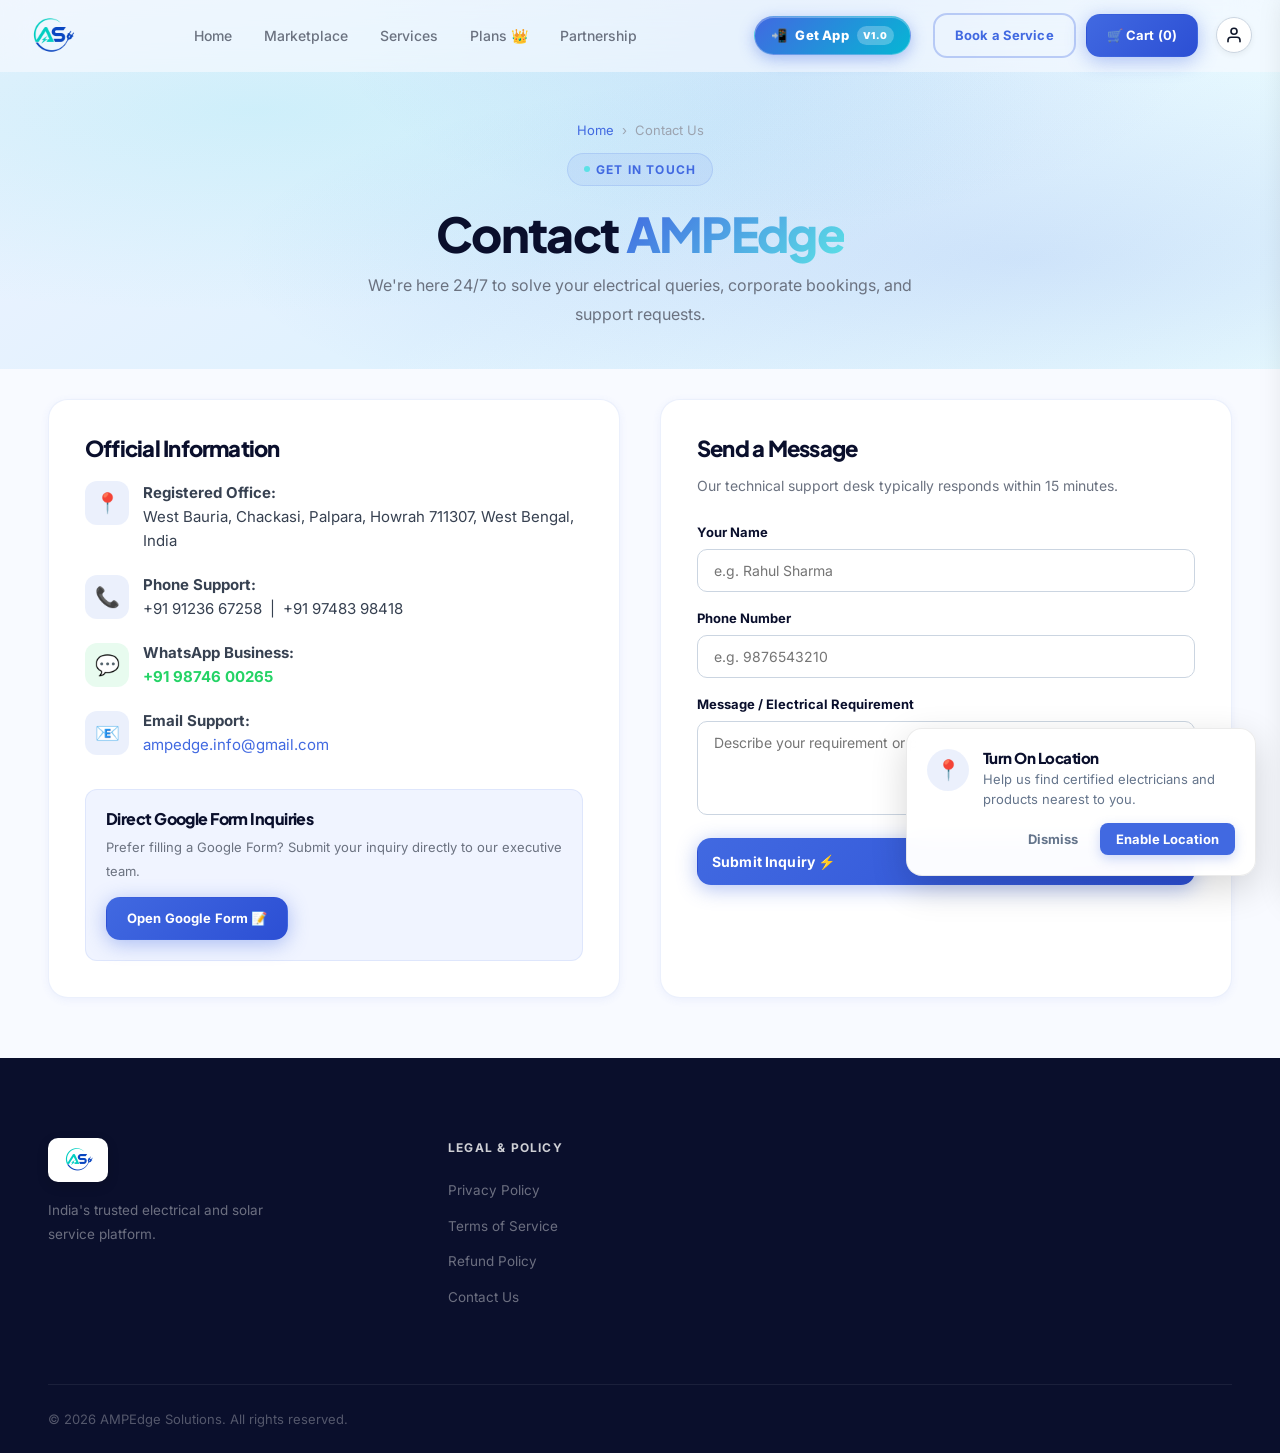
<file: contact.html>
<!DOCTYPE html>
<html lang="en">
<head>
  <meta charset="UTF-8"/>
  <meta name="viewport" content="width=device-width,initial-scale=1.0"/>
  <title>Contact Us — AMPEdge Solutions</title>
  <meta name="description" content="Contact AMPEdge Solutions for electrical service inquiries, partner onboarding, and customer support."/>
  <link rel="canonical" href="https://ampedge.co.in/contact.html"/>
  <link rel="stylesheet" href="css/style.css?v=10.0"/>
  <link rel="icon" type="image/png" href="favicon.png"/><link rel="apple-touch-icon" href="favicon-180.png"/>
  <style>
    .contact-grid {
      display: grid;
      grid-template-columns: 1fr 1fr;
      gap: 40px;
      margin-top: 30px;
      margin-bottom: 60px;
    }
    @media (max-width: 768px) {
      .contact-grid { grid-template-columns: 1fr; }
    }
    .contact-card {
      background: #fff;
      border-radius: 20px;
      padding: 36px;
      border: 1px solid var(--border);
      box-shadow: var(--s1);
    }
  </style>
</head>
<body>

<nav class="navbar" id="navbar">
  <div class="nav-inner">
    <a href="index.html" class="logo"><img src="images/logo.png" alt="AMPEdge Logo" class="logo-img"/></a>
    <ul class="nav-links">
      <li><a href="index.html">Home</a></li>
      <li><a href="marketplace.html">Marketplace</a></li>
      <li><a href="booking.html">Services</a></li>
      <li><a href="subscription.html">Plans 👑</a></li>
      <li><a href="partner.html">Partnership</a></li>
    </ul>
    <div class="nav-right">
    
    <a href="javascript:void(0)" onclick="openDownloadAppModal()" class="btn-app-download" style="margin-right:12px; text-decoration:none; display:inline-flex; align-items:center; gap:8px; padding:8px 16px; border-radius:30px; background:linear-gradient(135deg, #4169E1 0%, #06b6d4 100%); color:#ffffff; font-weight:800; font-size:13px; letter-spacing:0.2px; box-shadow:0 4px 15px rgba(65,105,225,0.4), inset 0 1px 0 rgba(255,255,255,0.3); transition:all 0.25s ease; border:1px solid rgba(255,255,255,0.25); cursor:pointer;" onmouseover="this.style.transform=\'translateY(-2px) scale(1.03)\'; this.style.boxShadow=\'0 8px 25px rgba(6,182,212,0.5)\'" onmouseout="this.style.transform=\'translateY(0) scale(1)\'; this.style.boxShadow=\'0 4px 15px rgba(65,105,225,0.4)\'"><span>📲</span><span>Get App</span><span style="background:rgba(255,255,255,0.25); font-size:9.5px; padding:2px 6px; border-radius:10px; font-weight:900; letter-spacing:0.5px; text-transform:uppercase;">v1.0</span></a>
      <a href="booking.html" class="btn btn-outline btn-sm">Book a Service</a>
      <a href="marketplace.html" class="btn btn-primary btn-sm" id="navCartBtn">🛒 Cart (0)</a>
    <div class="nav-auth-area" style="display:inline-flex; align-items:center; margin-left:8px; flex-shrink:0;"><a href="javascript:void(0)" onclick="if(typeof openAuthModal==='function'){openAuthModal('customer','signin');}else{var m=document.getElementById('authModal');if(m){m.style.display='flex';setTimeout(function(){m.style.opacity='1';m.style.pointerEvents='auto';},10);}}" class="btn-auth-avatar-icon" title="My Account / Sign In" style="display:inline-flex; align-items:center; justify-content:center; width:36px; height:36px; border-radius:50%; background:#ffffff; border:1.5px solid #cbd5e1; color:#0f172a; cursor:pointer; box-shadow:0 2px 6px rgba(0,0,0,0.06); transition:all 0.2s; position:relative; flex-shrink:0; text-decoration:none;" onmouseover="this.style.borderColor='#4169E1'; this.style.color='#4169E1'; this.style.transform='scale(1.08)'" onmouseout="this.style.borderColor='#cbd5e1'; this.style.color='#0f172a'; this.style.transform='scale(1)'"><svg width="18" height="18" viewBox="0 0 24 24" fill="none" stroke="currentColor" stroke-width="2.2" stroke-linecap="round" stroke-linejoin="round"><path d="M20 21v-2a4 4 0 0 0-4-4H8a4 4 0 0 0-4 4v2"></path><circle cx="12" cy="7" r="4"></circle></svg></a></div>
  </div>
    <div class="hamburger" onclick="openMob()"><span></span><span></span><span></span></div>
  </div>
</nav>

<div class="page-hero" style="padding: 120px 0 40px 0; background: var(--grad-hero); text-align: center;">
  <div class="container">
    <div class="breadcrumb" style="justify-content: center; margin-bottom: 12px;">
      <a href="index.html">Home</a><span>›</span><span>Contact Us</span>
    </div>
    <div class="chip"><span class="dot"></span>Get in Touch</div>
    <h1 style="font-size: clamp(2rem, 4vw, 3rem);">Contact <span class="gradient-text">AMPEdge</span></h1>
    <p style="max-width: 600px; margin: 10px auto 0;">We're here 24/7 to solve your electrical queries, corporate bookings, and support requests.</p>
  </div>
</div>

<div class="container">
  <div class="contact-grid">
    <div class="contact-card">
      <h3 style="font-size: 22px; margin-bottom: 20px; color:var(--text);">Official Information</h3>
      
      <div style="display:flex; flex-direction:column; gap:20px; font-size:15px; color:var(--text2);">
        <div style="display:flex; align-items:flex-start; gap:14px;">
          <div style="width:44px; height:44px; border-radius:12px; background:rgba(65,105,225,0.1); color:var(--blue); display:flex; align-items:center; justify-content:center; font-size:20px; flex-shrink:0;">📍</div>
          <div>
            <strong>Registered Office:</strong><br/>
            West Bauria, Chackasi, Palpara, Howrah 711307, West Bengal, India
          </div>
        </div>

        <div style="display:flex; align-items:center; gap:14px;">
          <div style="width:44px; height:44px; border-radius:12px; background:rgba(65,105,225,0.1); color:var(--blue); display:flex; align-items:center; justify-content:center; font-size:20px; flex-shrink:0;">📞</div>
          <div>
            <strong>Phone Support:</strong><br/>
            +91 91236 67258 &nbsp;|&nbsp; +91 97483 98418
          </div>
        </div>

        <div style="display:flex; align-items:center; gap:14px;">
          <div style="width:44px; height:44px; border-radius:12px; background:rgba(37,211,102,0.1); color:#25D366; display:flex; align-items:center; justify-content:center; font-size:20px; flex-shrink:0;">💬</div>
          <div>
            <strong>WhatsApp Business:</strong><br/>
            <a href="https://wa.me/919874600265" target="_blank" style="color:#25D366; font-weight:700;">+91 98746 00265</a>
          </div>
        </div>

        <div style="display:flex; align-items:center; gap:14px;">
          <div style="width:44px; height:44px; border-radius:12px; background:rgba(65,105,225,0.1); color:var(--blue); display:flex; align-items:center; justify-content:center; font-size:20px; flex-shrink:0;">📧</div>
          <div>
            <strong>Email Support:</strong><br/>
            <a href="mailto:ampedge.info@gmail.com" style="color:var(--blue);">ampedge.info@gmail.com</a>
          </div>
        </div>
      </div>

      <div style="margin-top: 32px; padding: 20px; background: var(--bg2); border-radius: 12px; border: 1px solid var(--border);">
        <h4 style="margin:0 0 8px 0; font-size:16px;">Direct Google Form Inquiries</h4>
        <p style="font-size:13px; color:var(--muted); margin-bottom:14px;">Prefer filling a Google Form? Submit your inquiry directly to our executive team.</p>
        <a href="https://docs.google.com/forms/d/e/1FAIpQLSfjzl8Dq__HaJcXXJ-WqSJNPICsWlWXqGctNVRLJo4eCyRTSA/viewform" target="_blank" class="btn btn-primary btn-sm">Open Google Form 📝</a>
      </div>
    </div>

    <div class="contact-card">
      <h3 style="font-size: 22px; margin-bottom: 12px; color:var(--text);">Send a Message</h3>
      <p style="color:var(--muted); font-size:14px; margin-bottom:24px;">Our technical support desk typically responds within 15 minutes.</p>
      
      <div style="display:flex; flex-direction:column; gap:16px;">
        <div>
          <label style="display:block; font-size:13px; font-weight:700; margin-bottom:6px;">Your Name</label>
          <input type="text" id="cName" placeholder="e.g. Rahul Sharma" style="width:100%; padding:12px 16px; border:1px solid #cbd5e1; border-radius:10px; font-size:14px;"/>
        </div>
        <div>
          <label style="display:block; font-size:13px; font-weight:700; margin-bottom:6px;">Phone Number</label>
          <input type="tel" id="cPhone" placeholder="e.g. 9876543210" maxlength="10" style="width:100%; padding:12px 16px; border:1px solid #cbd5e1; border-radius:10px; font-size:14px;"/>
        </div>
        <div>
          <label style="display:block; font-size:13px; font-weight:700; margin-bottom:6px;">Message / Electrical Requirement</label>
          <textarea id="cMsg" rows="4" placeholder="Describe your requirement or problem..." style="width:100%; padding:12px 16px; border:1px solid #cbd5e1; border-radius:10px; font-size:14px; resize:none;"></textarea>
        </div>
        <button class="btn btn-primary" onclick="submitHelpTicket(this)" style="padding:14px;">Submit Inquiry ⚡</button>
      </div>
    </div>
  </div>
</div>

<footer class="footer">
<div class="container">
  <div class="footer-grid">
    <div class="footer-brand">
      <a href="index.html" class="logo"><img src="images/logo.png" alt="AMPEdge Logo" class="logo-img footer-logo-img"/></a>
      <p>India's trusted electrical and solar service platform.</p>
    </div>
    <div class="fcol">
      <h5>Legal & Policy</h5>
      <ul>
        <li><a href="privacy-policy.html">Privacy Policy</a></li>
        <li><a href="terms.html">Terms of Service</a></li>
        <li><a href="refund-policy.html">Refund Policy</a></li>
        <li><a href="contact.html">Contact Us</a></li>
      </ul>
    </div>
  </div>
  <div class="footer-bottom">
    <span>© 2026 AMPEdge Solutions. All rights reserved.</span>
  </div>
</div>
</footer>

<script src="js/main.js?v=10.0"></script>
<!-- STATIC AUTH MODAL (Customer & Electrician Partner) -->
<div id="authModal" class="modal-overlay" style="z-index: 100008; display:none; align-items:center; justify-content:center; opacity:0; pointer-events:none; transition: all 0.3s ease; position:fixed; top:0; left:0; width:100%; height:100%; background: rgba(10, 15, 44, 0.75); backdrop-filter: blur(10px); padding: 16px; box-sizing:border-box;">
  <div class="modal-content" style="max-width: 460px; width: 100%; border-radius: 24px; overflow: hidden; box-shadow: 0 30px 80px rgba(0,0,0,0.45); background: #ffffff; position: relative; border:1px solid rgba(255,255,255,0.2);">
    <button type="button" class="btn-icon" style="position:absolute; top:14px; right:14px; background:#f1f5f9; border:none; width:32px; height:32px; border-radius:50%; font-size:15px; font-weight:700; cursor:pointer; color:#64748b; z-index:10; display:flex; align-items:center; justify-content:center;" onclick="closeAuthModal()">✕</button>
    <div style="background: #f8fafc; padding: 14px 18px; border-bottom: 1px solid #e2e8f0; display: flex; gap: 8px;">
      <button id="authRoleCustomer" type="button" onclick="setAuthRole('customer')" style="flex:1; padding:9px; border-radius:12px; border:1.5px solid #4169E1; background:#4169E1; color:#fff; font-weight:800; font-size:13px; cursor:pointer; display:flex; align-items:center; justify-content:center; gap:6px; transition:0.2s;">
        <span>👤</span> Customer (ग्राहक)
      </button>
      <button id="authRolePartner" type="button" onclick="setAuthRole('partner')" style="flex:1; padding:9px; border-radius:12px; border:1.5px solid #cbd5e1; background:#ffffff; color:#64748b; font-weight:800; font-size:13px; cursor:pointer; display:flex; align-items:center; justify-content:center; gap:6px; transition:0.2s;">
        <span>⚡</span> Electrician Partner
      </button>
    </div>
    <div style="padding: 22px 24px;">
      <div style="display:flex; border-bottom: 1px solid #e2e8f0; margin-bottom: 18px;">
        <button id="authTabSignIn" type="button" onclick="setAuthTab('signin')" style="flex:1; padding:8px; background:none; border:none; border-bottom:2.5px solid var(--blue); color:var(--text-dark); font-weight:800; font-size:14.5px; cursor:pointer;">
          Sign In
        </button>
        <button id="authTabSignUp" type="button" onclick="setAuthTab('signup')" style="flex:1; padding:8px; background:none; border:none; border-bottom:2.5px solid transparent; color:var(--muted); font-weight:600; font-size:14.5px; cursor:pointer;">
          Create Account
        </button>
      </div>
      <div style="text-align:center; margin-bottom:18px;">
        <h3 id="authModalHeading" style="font-family:var(--font-pjs); font-size:20px; font-weight:900; color:var(--text-dark); margin:0 0 4px;">Welcome Back!</h3>
        <p id="authModalSubheading" style="color:var(--muted); font-size:12.5px; margin:0; line-height:1.5;">Access your bookings, AMC shield status, and orders.</p>
      </div>
      <button id="btnGoogleSubmit" onclick="handleGoogleAuth()" type="button" class="btn" style="width:100%; background:#ffffff; border:1.5px solid #cbd5e1; color:#0f172a; padding:11px 16px; border-radius:12px; font-weight:800; font-size:13.5px; display:flex; align-items:center; justify-content:center; gap:10px; box-shadow:0 2px 6px rgba(0,0,0,0.04); cursor:pointer; transition:all 0.2s;" onmouseover="this.style.borderColor='#4169E1'; this.style.boxShadow='0 4px 12px rgba(65,105,225,0.15)'" onmouseout="this.style.borderColor='#cbd5e1'; this.style.boxShadow='0 2px 6px rgba(0,0,0,0.04)'">
        <svg width="18" height="18" viewBox="0 0 24 24"><path d="M22.56 12.25c0-.78-.07-1.53-.2-2.25H12v4.26h5.92c-.26 1.37-1.04 2.53-2.21 3.31v2.77h3.57c2.08-1.92 3.28-4.74 3.28-8.09z" fill="#4285F4"/><path d="M12 23c2.97 0 5.46-.98 7.28-2.66l-3.57-2.77c-.98.66-2.23 1.06-3.71 1.06-2.86 0-5.29-1.93-6.16-4.53H2.18v2.84C3.99 20.53 7.7 23 12 23z" fill="#34A853"/><path d="M5.84 14.09c-.22-.66-.35-1.36-.35-2.09s.13-1.43.35-2.09V7.06H2.18C1.43 8.55 1 10.22 1 12s.43 3.45 1.18 4.94l2.85-2.22.81-.63z" fill="#FBBC05"/><path d="M12 5.38c1.62 0 3.06.56 4.21 1.64l3.15-3.15C17.45 2.09 14.97 1 12 1 7.7 1 3.99 3.47 2.18 7.06l3.66 2.84c.87-2.6 3.3-4.52 6.16-4.52z" fill="#EA4335"/></svg>
        Continue with Google
      </button>
      <div style="display:flex; align-items:center; gap:10px; margin:16px 0;">
        <div style="flex:1; height:1px; background:#e2e8f0;"></div>
        <span style="font-size:11px; color:#94a3b8; font-weight:700; text-transform:uppercase;">or continue with</span>
        <div style="flex:1; height:1px; background:#e2e8f0;"></div>
      </div>
      <div style="display:flex; gap:8px; margin-bottom:14px;">
        <button id="authMethodPhone" type="button" onclick="setAuthMethod('phone')" style="flex:1; padding:7px; border-radius:10px; border:1px solid #cbd5e1; background:#ffffff; font-size:12px; font-weight:700; color:#64748b; cursor:pointer;">
          📱 Mobile OTP
        </button>
        <button id="authMethodEmail" type="button" onclick="setAuthMethod('email')" style="flex:1; padding:7px; border-radius:10px; border:1px solid #cbd5e1; background:#ffffff; font-size:12px; font-weight:700; color:#64748b; cursor:pointer;">
          ✉️ Email ID
        </button>
      </div>
      <div id="authFormPhone" style="display:none;">
        <div style="margin-bottom:12px;">
          <label style="font-size:11.5px; font-weight:700; color:#0f172a; display:block; margin-bottom:4px;">Mobile Number</label>
          <div style="display:flex; border:1px solid #cbd5e1; border-radius:10px; overflow:hidden;">
            <span style="background:#f1f5f9; padding:10px 12px; font-weight:800; font-size:13px; color:#475569; border-right:1px solid #cbd5e1;">🇮🇳 +91</span>
            <input id="authPhoneInput" type="tel" placeholder="Enter 10-digit number" maxlength="10" style="flex:1; padding:10px 12px; border:none; outline:none; font-size:13.5px; font-weight:600;"/>
          </div>
        </div>
        <div id="authOtpRow" style="display:none; margin-bottom:12px;">
          <label style="font-size:11.5px; font-weight:700; color:#0f172a; display:block; margin-bottom:4px;">Enter 6-Digit OTP Code</label>
          <input id="authOtpInput" type="text" placeholder="e.g. 449800" maxlength="6" style="width:100%; padding:10px 12px; border:1px solid #cbd5e1; border-radius:10px; outline:none; font-size:15px; font-weight:800; letter-spacing:4px; text-align:center; box-sizing:border-box;"/>
        </div>
        <button id="btnPhoneSubmit" onclick="handlePhoneOtpAuth()" type="button" class="btn btn-primary" style="width:100%; justify-content:center; padding:11px; font-weight:800; border-radius:10px;">
          Get OTP Verification Code →
        </button>
      </div>
      <form id="authFormEmail" onsubmit="handleEmailAuth(event)" style="display:none;">
        <div style="margin-bottom:10px;">
          <label style="font-size:11.5px; font-weight:700; color:#0f172a; display:block; margin-bottom:4px;">Email Address</label>
          <input id="authEmailInput" type="email" placeholder="name@example.com" style="width:100%; padding:10px 12px; border:1px solid #cbd5e1; border-radius:10px; outline:none; font-size:13px; box-sizing:border-box;"/>
        </div>
        <div style="margin-bottom:12px;">
          <label style="font-size:11.5px; font-weight:700; color:#0f172a; display:block; margin-bottom:4px;">Password</label>
          <input id="authPasswordInput" type="password" placeholder="••••••••" style="width:100%; padding:10px 12px; border:1px solid #cbd5e1; border-radius:10px; outline:none; font-size:13px; box-sizing:border-box;"/>
        </div>
        <button type="submit" class="btn btn-primary" style="width:100%; justify-content:center; padding:11px; font-weight:800; border-radius:10px;">
          Sign In with Email →
        </button>
      </form>
    </div>
    <div style="background:#f8fafc; padding:12px 18px; border-top:1px solid #e2e8f0; text-align:center; font-size:11px; color:#64748b;">
      By continuing, you agree to AMPEdge's <a href="terms.html" style="color:var(--blue); font-weight:700;">Terms</a> & <a href="privacy-policy.html" style="color:var(--blue); font-weight:700;">Privacy Policy</a>.
    </div>
  </div>
</div>

<!-- STATIC USER DASHBOARD MODAL -->
<div id="userDashboardModal" class="modal-overlay" style="z-index: 100009; display:none; align-items:center; justify-content:center; opacity:0; pointer-events:none; transition: all 0.3s ease; position:fixed; top:0; left:0; width:100%; height:100%; background: rgba(10, 15, 44, 0.75); backdrop-filter: blur(10px); padding: 16px; box-sizing:border-box;">
  <div class="modal-content" style="max-width: 520px; width: 100%; border-radius: 24px; overflow: hidden; box-shadow: 0 30px 80px rgba(0,0,0,0.45); background: #ffffff; position: relative;">
    <div style="padding:18px 22px; border-bottom:1px solid #e2e8f0; display:flex; justify-content:space-between; align-items:center;">
      <h3 style="font-family:var(--font-pjs); font-size:18px; font-weight:800; color:#0f172a; margin:0;">Account Dashboard</h3>
      <button type="button" class="btn-icon" style="background:#f1f5f9; border:none; width:32px; height:32px; border-radius:50%; font-size:15px; font-weight:700; cursor:pointer; color:#64748b; display:flex; align-items:center; justify-content:center;" onclick="closeUserDashboardModal()">✕</button>
    </div>
    <div id="userDashboardBody" style="padding:22px;"></div>
  </div>
</div>
</body>
</html>
</file>
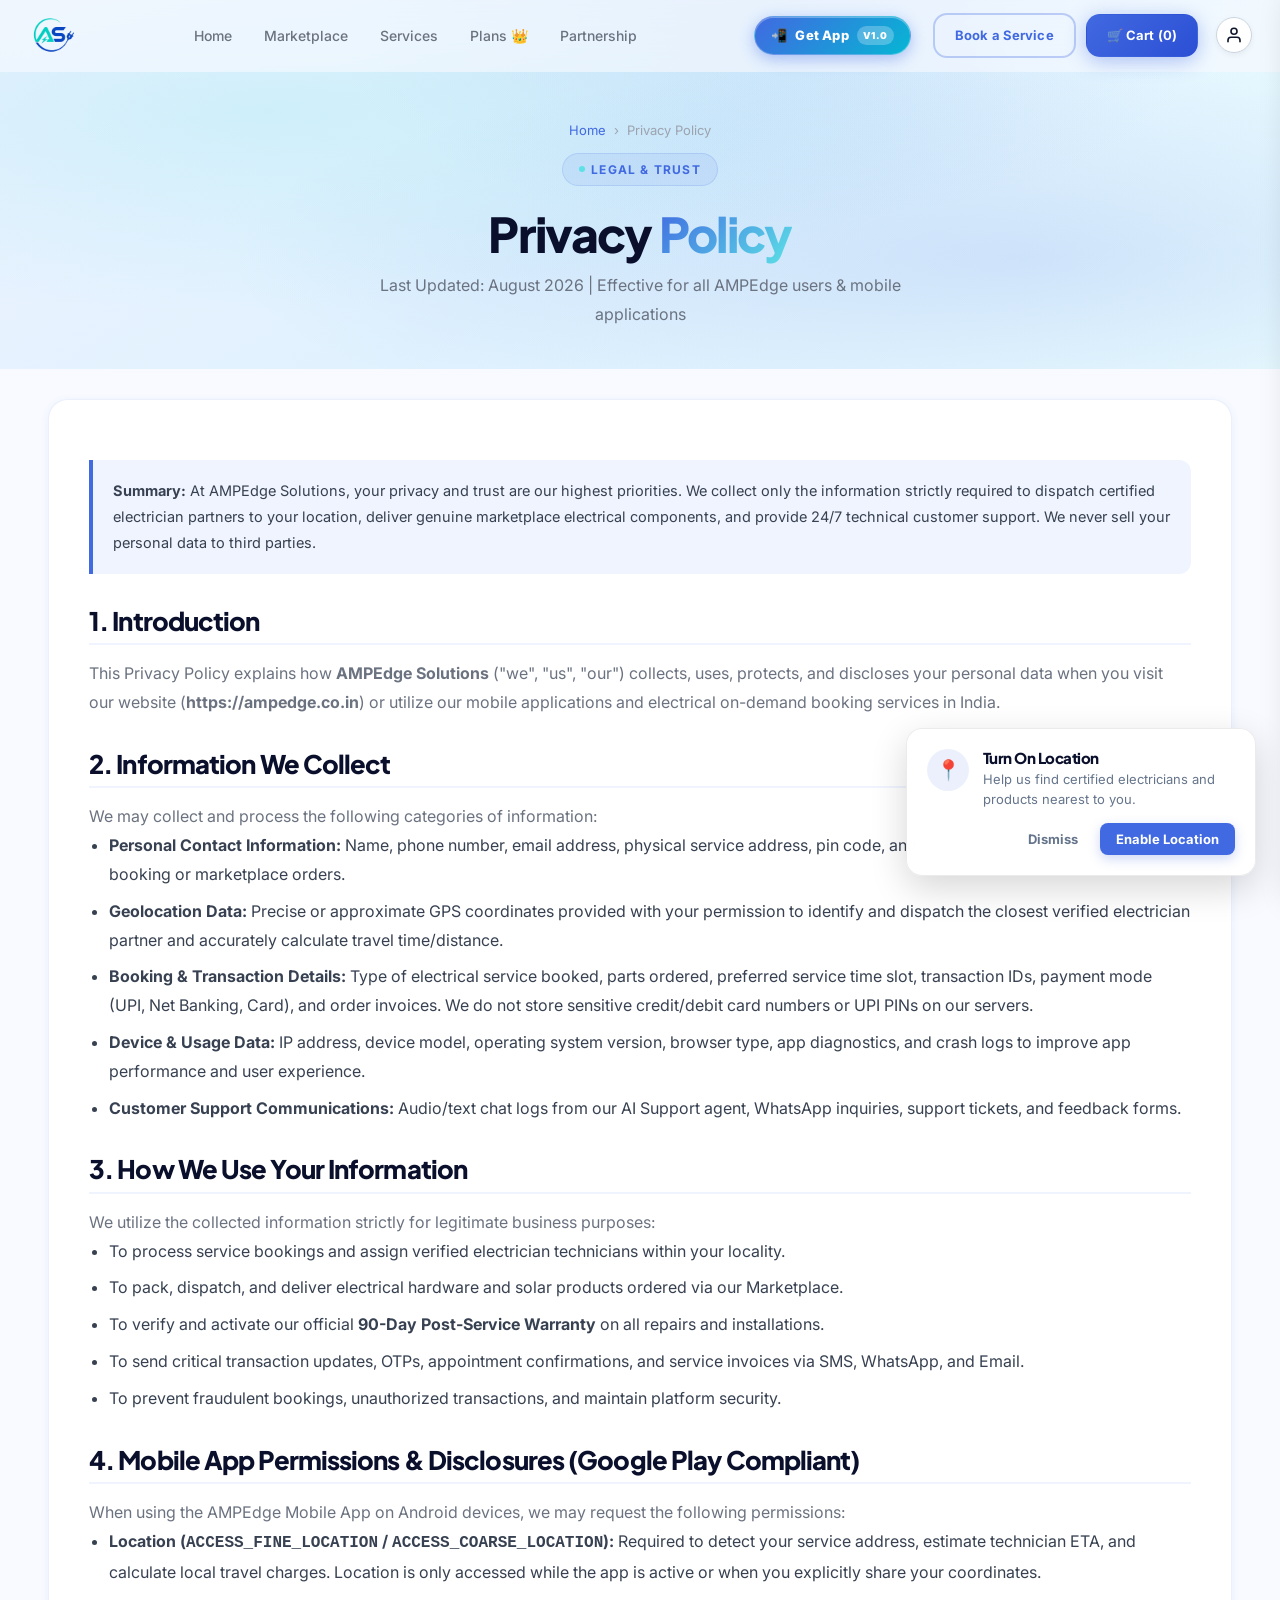
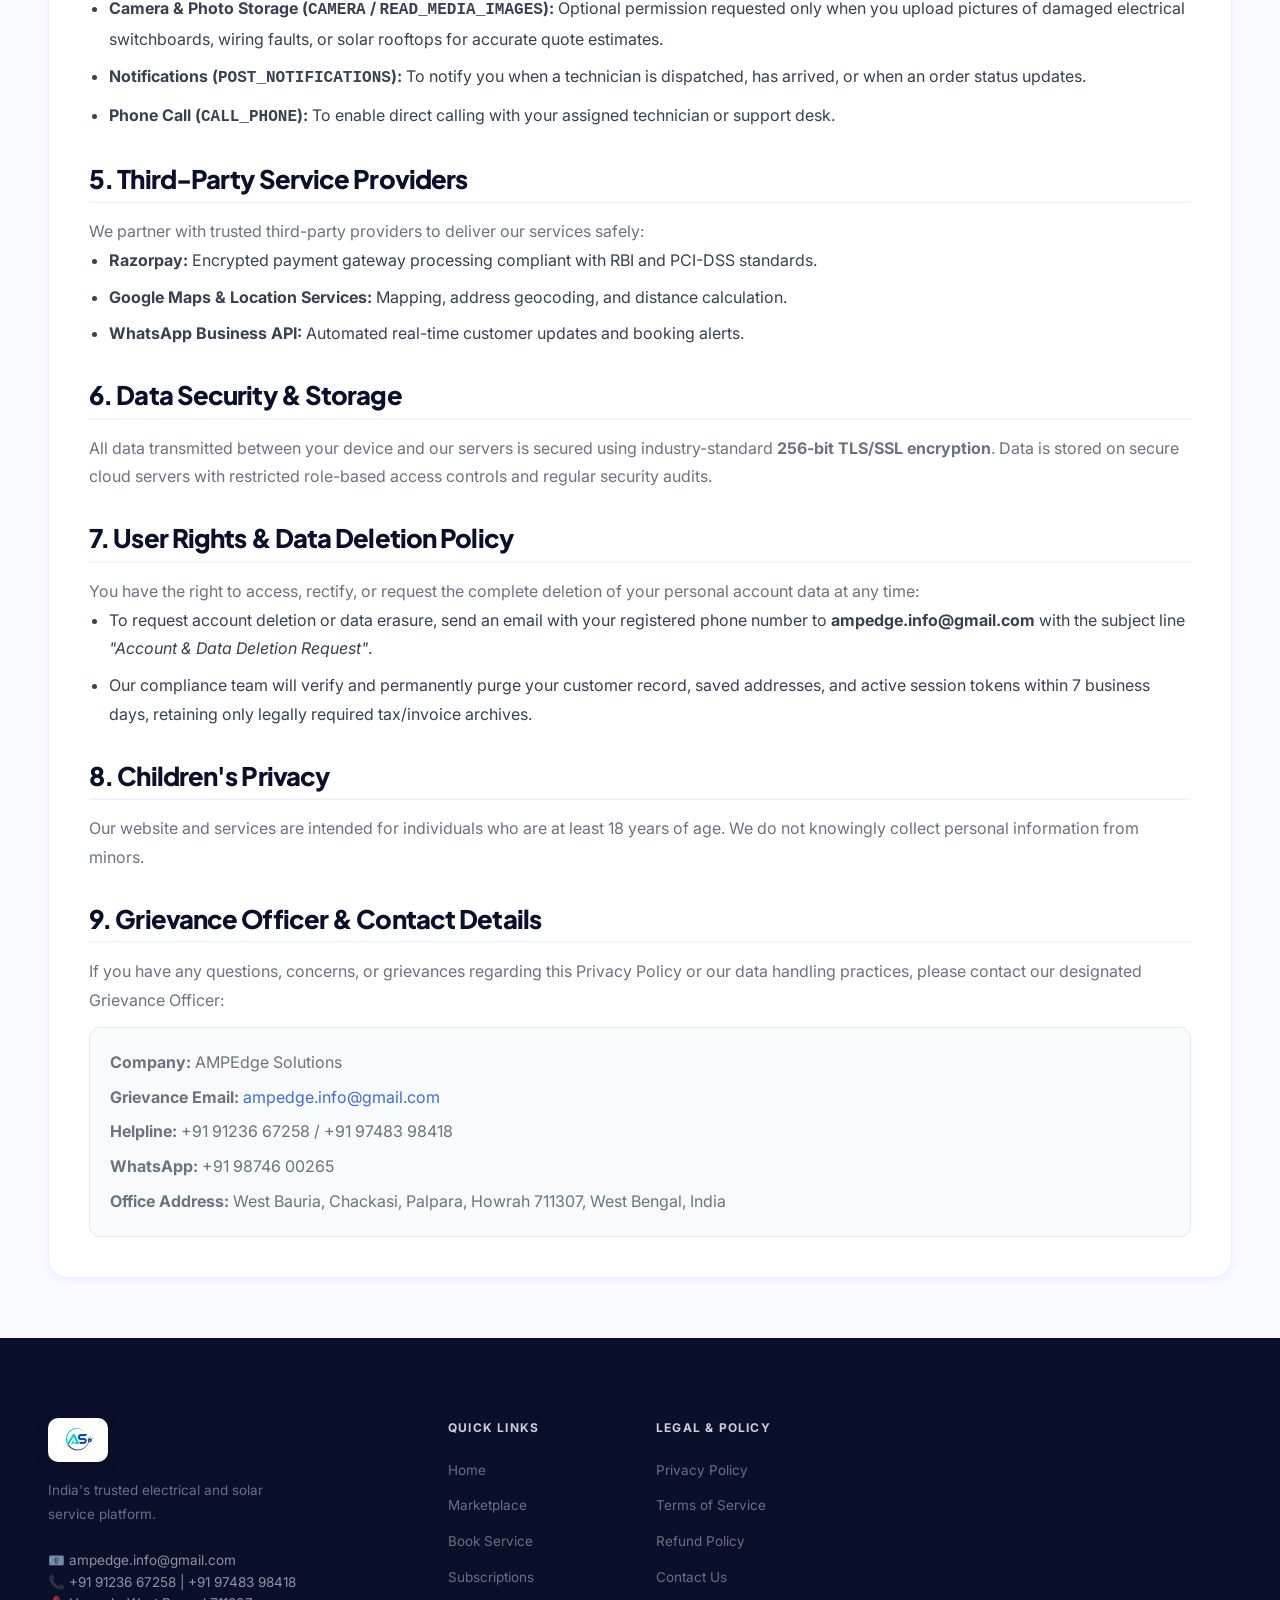
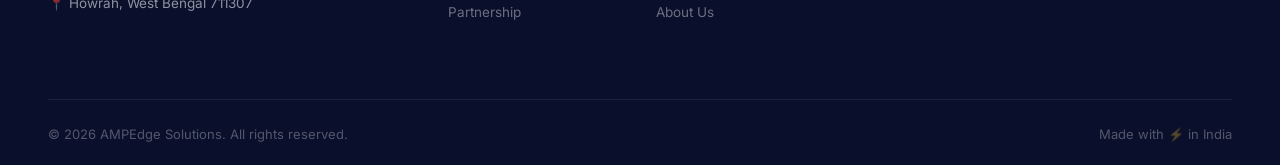
<file: privacy-policy.html>
<!DOCTYPE html>
<html lang="en">
<head>
  <meta charset="UTF-8"/>
  <meta name="viewport" content="width=device-width,initial-scale=1.0"/>
  <title>Privacy Policy — AMPEdge Solutions</title>
  <meta name="description" content="Official Privacy Policy for AMPEdge Solutions website and mobile applications. Learn how we protect your personal data, location information, and user rights."/>
  <link rel="canonical" href="https://ampedge.co.in/privacy-policy.html"/>
  <link rel="stylesheet" href="css/style.css?v=10.0"/>
  <link rel="icon" type="image/png" href="favicon.png"/><link rel="apple-touch-icon" href="favicon-180.png"/>
  <style>
    .policy-content {
      background: #fff;
      border-radius: 20px;
      padding: 40px;
      border: 1px solid var(--border);
      box-shadow: var(--s1);
      margin-top: 30px;
      margin-bottom: 60px;
      line-height: 1.8;
      color: var(--text2);
    }
    .policy-content h2 {
      color: var(--text);
      font-size: 1.6rem;
      margin-top: 32px;
      margin-bottom: 14px;
      border-bottom: 2px solid var(--bg2);
      padding-bottom: 8px;
    }
    .policy-content h3 {
      color: var(--blue);
      font-size: 1.2rem;
      margin-top: 20px;
      margin-bottom: 8px;
    }
    .policy-content ul {
      margin-left: 20px;
      margin-bottom: 16px;
      list-style: disc;
    }
    .policy-content li {
      margin-bottom: 8px;
    }
    .highlight-box {
      background: var(--bg2);
      border-left: 4px solid var(--blue);
      padding: 18px 20px;
      border-radius: 0 12px 12px 0;
      margin: 20px 0;
      font-size: 14.5px;
    }
  </style>
</head>
<body>

<nav class="navbar" id="navbar">
  <div class="nav-inner">
    <a href="index.html" class="logo"><img src="images/logo.png" alt="AMPEdge Logo" class="logo-img"/></a>
    <ul class="nav-links">
      <li><a href="index.html">Home</a></li>
      <li><a href="marketplace.html">Marketplace</a></li>
      <li><a href="booking.html">Services</a></li>
      <li><a href="subscription.html">Plans 👑</a></li>
      <li><a href="partner.html">Partnership</a></li>
    </ul>
    <div class="nav-right">
    
    <a href="javascript:void(0)" onclick="openDownloadAppModal()" class="btn-app-download" style="margin-right:12px; text-decoration:none; display:inline-flex; align-items:center; gap:8px; padding:8px 16px; border-radius:30px; background:linear-gradient(135deg, #4169E1 0%, #06b6d4 100%); color:#ffffff; font-weight:800; font-size:13px; letter-spacing:0.2px; box-shadow:0 4px 15px rgba(65,105,225,0.4), inset 0 1px 0 rgba(255,255,255,0.3); transition:all 0.25s ease; border:1px solid rgba(255,255,255,0.25); cursor:pointer;" onmouseover="this.style.transform=\'translateY(-2px) scale(1.03)\'; this.style.boxShadow=\'0 8px 25px rgba(6,182,212,0.5)\'" onmouseout="this.style.transform=\'translateY(0) scale(1)\'; this.style.boxShadow=\'0 4px 15px rgba(65,105,225,0.4)\'"><span>📲</span><span>Get App</span><span style="background:rgba(255,255,255,0.25); font-size:9.5px; padding:2px 6px; border-radius:10px; font-weight:900; letter-spacing:0.5px; text-transform:uppercase;">v1.0</span></a>
      <a href="booking.html" class="btn btn-outline btn-sm">Book a Service</a>
      <a href="marketplace.html" class="btn btn-primary btn-sm" id="navCartBtn">🛒 Cart (0)</a>
    <div class="nav-auth-area" style="display:inline-flex; align-items:center; margin-left:8px; flex-shrink:0;"><a href="javascript:void(0)" onclick="if(typeof openAuthModal==='function'){openAuthModal('customer','signin');}else{var m=document.getElementById('authModal');if(m){m.style.display='flex';setTimeout(function(){m.style.opacity='1';m.style.pointerEvents='auto';},10);}}" class="btn-auth-avatar-icon" title="My Account / Sign In" style="display:inline-flex; align-items:center; justify-content:center; width:36px; height:36px; border-radius:50%; background:#ffffff; border:1.5px solid #cbd5e1; color:#0f172a; cursor:pointer; box-shadow:0 2px 6px rgba(0,0,0,0.06); transition:all 0.2s; position:relative; flex-shrink:0; text-decoration:none;" onmouseover="this.style.borderColor='#4169E1'; this.style.color='#4169E1'; this.style.transform='scale(1.08)'" onmouseout="this.style.borderColor='#cbd5e1'; this.style.color='#0f172a'; this.style.transform='scale(1)'"><svg width="18" height="18" viewBox="0 0 24 24" fill="none" stroke="currentColor" stroke-width="2.2" stroke-linecap="round" stroke-linejoin="round"><path d="M20 21v-2a4 4 0 0 0-4-4H8a4 4 0 0 0-4 4v2"></path><circle cx="12" cy="7" r="4"></circle></svg></a></div>
  </div>
    <div class="hamburger" onclick="openMob()"><span></span><span></span><span></span></div>
  </div>
</nav>

<div class="mobile-nav" id="mobNav">
  <div class="mob-overlay" onclick="closeMob()"></div>
  <div class="mob-drawer">
    <a href="javascript:void(0)" onclick="closeMob(); openAuthModal('customer', 'signin')" class="btn" style="background:#0f172a;color:#fff;justify-content:center;margin-bottom:8px;border:none;font-weight:700;">Sign In / Sign Up</a>\n    
    <span class="mob-close" onclick="closeMob()">✕</span>
    <a href="index.html">Home</a>
    <a href="marketplace.html">Marketplace</a>
    <a href="booking.html">Book a Service</a>
    <a href="subscription.html">Subscriptions</a>
    <a href="partner.html">Become a Partner</a>
    <a href="contact.html">Contact Us</a>
    <a href="privacy-policy.html">Privacy Policy</a>
  </div>
</div>

<div class="page-hero" style="padding: 120px 0 40px 0; background: var(--grad-hero); text-align: center;">
  <div class="container">
    <div class="breadcrumb" style="justify-content: center; margin-bottom: 12px;">
      <a href="index.html">Home</a><span>›</span><span>Privacy Policy</span>
    </div>
    <div class="chip"><span class="dot"></span>Legal & Trust</div>
    <h1 style="font-size: clamp(2rem, 4vw, 3rem);">Privacy <span class="gradient-text">Policy</span></h1>
    <p style="max-width: 600px; margin: 10px auto 0;">Last Updated: August 2026 | Effective for all AMPEdge users & mobile applications</p>
  </div>
</div>

<div class="container">
  <div class="policy-content">
    <div class="highlight-box">
      <strong>Summary:</strong> At AMPEdge Solutions, your privacy and trust are our highest priorities. We collect only the information strictly required to dispatch certified electrician partners to your location, deliver genuine marketplace electrical components, and provide 24/7 technical customer support. We never sell your personal data to third parties.
    </div>

    <h2>1. Introduction</h2>
    <p>This Privacy Policy explains how <strong>AMPEdge Solutions</strong> ("we", "us", "our") collects, uses, protects, and discloses your personal data when you visit our website (<strong>https://ampedge.co.in</strong>) or utilize our mobile applications and electrical on-demand booking services in India.</p>

    <h2>2. Information We Collect</h2>
    <p>We may collect and process the following categories of information:</p>
    <ul>
      <li><strong>Personal Contact Information:</strong> Name, phone number, email address, physical service address, pin code, and city provided during service booking or marketplace orders.</li>
      <li><strong>Geolocation Data:</strong> Precise or approximate GPS coordinates provided with your permission to identify and dispatch the closest verified electrician partner and accurately calculate travel time/distance.</li>
      <li><strong>Booking & Transaction Details:</strong> Type of electrical service booked, parts ordered, preferred service time slot, transaction IDs, payment mode (UPI, Net Banking, Card), and order invoices. We do not store sensitive credit/debit card numbers or UPI PINs on our servers.</li>
      <li><strong>Device & Usage Data:</strong> IP address, device model, operating system version, browser type, app diagnostics, and crash logs to improve app performance and user experience.</li>
      <li><strong>Customer Support Communications:</strong> Audio/text chat logs from our AI Support agent, WhatsApp inquiries, support tickets, and feedback forms.</li>
    </ul>

    <h2>3. How We Use Your Information</h2>
    <p>We utilize the collected information strictly for legitimate business purposes:</p>
    <ul>
      <li>To process service bookings and assign verified electrician technicians within your locality.</li>
      <li>To pack, dispatch, and deliver electrical hardware and solar products ordered via our Marketplace.</li>
      <li>To verify and activate our official <strong>90-Day Post-Service Warranty</strong> on all repairs and installations.</li>
      <li>To send critical transaction updates, OTPs, appointment confirmations, and service invoices via SMS, WhatsApp, and Email.</li>
      <li>To prevent fraudulent bookings, unauthorized transactions, and maintain platform security.</li>
    </ul>

    <h2>4. Mobile App Permissions & Disclosures (Google Play Compliant)</h2>
    <p>When using the AMPEdge Mobile App on Android devices, we may request the following permissions:</p>
    <ul>
      <li><strong>Location (<code>ACCESS_FINE_LOCATION</code> / <code>ACCESS_COARSE_LOCATION</code>):</strong> Required to detect your service address, estimate technician ETA, and calculate local travel charges. Location is only accessed while the app is active or when you explicitly share your coordinates.</li>
      <li><strong>Camera & Photo Storage (<code>CAMERA</code> / <code>READ_MEDIA_IMAGES</code>):</strong> Optional permission requested only when you upload pictures of damaged electrical switchboards, wiring faults, or solar rooftops for accurate quote estimates.</li>
      <li><strong>Notifications (<code>POST_NOTIFICATIONS</code>):</strong> To notify you when a technician is dispatched, has arrived, or when an order status updates.</li>
      <li><strong>Phone Call (<code>CALL_PHONE</code>):</strong> To enable direct calling with your assigned technician or support desk.</li>
    </ul>

    <h2>5. Third-Party Service Providers</h2>
    <p>We partner with trusted third-party providers to deliver our services safely:</p>
    <ul>
      <li><strong>Razorpay:</strong> Encrypted payment gateway processing compliant with RBI and PCI-DSS standards.</li>
      <li><strong>Google Maps & Location Services:</strong> Mapping, address geocoding, and distance calculation.</li>
      <li><strong>WhatsApp Business API:</strong> Automated real-time customer updates and booking alerts.</li>
    </ul>

    <h2>6. Data Security & Storage</h2>
    <p>All data transmitted between your device and our servers is secured using industry-standard <strong>256-bit TLS/SSL encryption</strong>. Data is stored on secure cloud servers with restricted role-based access controls and regular security audits.</p>

    <h2>7. User Rights & Data Deletion Policy</h2>
    <p>You have the right to access, rectify, or request the complete deletion of your personal account data at any time:</p>
    <ul>
      <li>To request account deletion or data erasure, send an email with your registered phone number to <strong>ampedge.info@gmail.com</strong> with the subject line <em>"Account & Data Deletion Request"</em>.</li>
      <li>Our compliance team will verify and permanently purge your customer record, saved addresses, and active session tokens within 7 business days, retaining only legally required tax/invoice archives.</li>
    </ul>

    <h2>8. Children's Privacy</h2>
    <p>Our website and services are intended for individuals who are at least 18 years of age. We do not knowingly collect personal information from minors.</p>

    <h2>9. Grievance Officer & Contact Details</h2>
    <p>If you have any questions, concerns, or grievances regarding this Privacy Policy or our data handling practices, please contact our designated Grievance Officer:</p>
    <div style="background:#f8fafc; padding:20px; border-radius:12px; border:1px solid var(--border2); margin-top:12px">
      <p style="margin:0 0 6px 0;"><strong>Company:</strong> AMPEdge Solutions</p>
      <p style="margin:0 0 6px 0;"><strong>Grievance Email:</strong> <a href="mailto:ampedge.info@gmail.com" style="color:var(--blue);">ampedge.info@gmail.com</a></p>
      <p style="margin:0 0 6px 0;"><strong>Helpline:</strong> +91 91236 67258 / +91 97483 98418</p>
      <p style="margin:0 0 6px 0;"><strong>WhatsApp:</strong> +91 98746 00265</p>
      <p style="margin:0;"><strong>Office Address:</strong> West Bauria, Chackasi, Palpara, Howrah 711307, West Bengal, India</p>
    </div>
  </div>
</div>

<footer class="footer">
<div class="container">
  <div class="footer-grid">
    <div class="footer-brand">
      <a href="index.html" class="logo"><img src="images/logo.png" alt="AMPEdge Logo" class="logo-img footer-logo-img"/></a>
      <p>India's trusted electrical and solar service platform.</p>
      <div class="footer-contact" style="font-size:13.5px;color:rgba(255,255,255,.55);margin:16px 0;line-height:1.6">
        <div>📧 ampedge.info@gmail.com</div>
        <div>📞 +91 91236 67258 | +91 97483 98418</div>
        <div>📍 Howrah, West Bengal 711307</div>
      </div>
    </div>
    <div class="fcol">
      <h5>Quick Links</h5>
      <ul>
        <li><a href="index.html">Home</a></li>
        <li><a href="marketplace.html">Marketplace</a></li>
        <li><a href="booking.html">Book Service</a></li>
        <li><a href="subscription.html">Subscriptions</a></li>
        <li><a href="partner.html">Partnership</a></li>
      </ul>
    </div>
    <div class="fcol">
      <h5>Legal & Policy</h5>
      <ul>
        <li><a href="privacy-policy.html">Privacy Policy</a></li>
        <li><a href="terms.html">Terms of Service</a></li>
        <li><a href="refund-policy.html">Refund Policy</a></li>
        <li><a href="contact.html">Contact Us</a></li>
        <li><a href="about.html">About Us</a></li>
      </ul>
    </div>
  </div>
  <div class="footer-bottom">
    <span>© 2026 AMPEdge Solutions. All rights reserved.</span>
    <span>Made with ⚡ in India</span>
  </div>
</div>
</footer>

<script src="js/main.js?v=10.0"></script>
<!-- STATIC AUTH MODAL (Customer & Electrician Partner) -->
<div id="authModal" class="modal-overlay" style="z-index: 100008; display:none; align-items:center; justify-content:center; opacity:0; pointer-events:none; transition: all 0.3s ease; position:fixed; top:0; left:0; width:100%; height:100%; background: rgba(10, 15, 44, 0.75); backdrop-filter: blur(10px); padding: 16px; box-sizing:border-box;">
  <div class="modal-content" style="max-width: 460px; width: 100%; border-radius: 24px; overflow: hidden; box-shadow: 0 30px 80px rgba(0,0,0,0.45); background: #ffffff; position: relative; border:1px solid rgba(255,255,255,0.2);">
    <button type="button" class="btn-icon" style="position:absolute; top:14px; right:14px; background:#f1f5f9; border:none; width:32px; height:32px; border-radius:50%; font-size:15px; font-weight:700; cursor:pointer; color:#64748b; z-index:10; display:flex; align-items:center; justify-content:center;" onclick="closeAuthModal()">✕</button>
    <div style="background: #f8fafc; padding: 14px 18px; border-bottom: 1px solid #e2e8f0; display: flex; gap: 8px;">
      <button id="authRoleCustomer" type="button" onclick="setAuthRole('customer')" style="flex:1; padding:9px; border-radius:12px; border:1.5px solid #4169E1; background:#4169E1; color:#fff; font-weight:800; font-size:13px; cursor:pointer; display:flex; align-items:center; justify-content:center; gap:6px; transition:0.2s;">
        <span>👤</span> Customer (ग्राहक)
      </button>
      <button id="authRolePartner" type="button" onclick="setAuthRole('partner')" style="flex:1; padding:9px; border-radius:12px; border:1.5px solid #cbd5e1; background:#ffffff; color:#64748b; font-weight:800; font-size:13px; cursor:pointer; display:flex; align-items:center; justify-content:center; gap:6px; transition:0.2s;">
        <span>⚡</span> Electrician Partner
      </button>
    </div>
    <div style="padding: 22px 24px;">
      <div style="display:flex; border-bottom: 1px solid #e2e8f0; margin-bottom: 18px;">
        <button id="authTabSignIn" type="button" onclick="setAuthTab('signin')" style="flex:1; padding:8px; background:none; border:none; border-bottom:2.5px solid var(--blue); color:var(--text-dark); font-weight:800; font-size:14.5px; cursor:pointer;">
          Sign In
        </button>
        <button id="authTabSignUp" type="button" onclick="setAuthTab('signup')" style="flex:1; padding:8px; background:none; border:none; border-bottom:2.5px solid transparent; color:var(--muted); font-weight:600; font-size:14.5px; cursor:pointer;">
          Create Account
        </button>
      </div>
      <div style="text-align:center; margin-bottom:18px;">
        <h3 id="authModalHeading" style="font-family:var(--font-pjs); font-size:20px; font-weight:900; color:var(--text-dark); margin:0 0 4px;">Welcome Back!</h3>
        <p id="authModalSubheading" style="color:var(--muted); font-size:12.5px; margin:0; line-height:1.5;">Access your bookings, AMC shield status, and orders.</p>
      </div>
      <button id="btnGoogleSubmit" onclick="handleGoogleAuth()" type="button" class="btn" style="width:100%; background:#ffffff; border:1.5px solid #cbd5e1; color:#0f172a; padding:11px 16px; border-radius:12px; font-weight:800; font-size:13.5px; display:flex; align-items:center; justify-content:center; gap:10px; box-shadow:0 2px 6px rgba(0,0,0,0.04); cursor:pointer; transition:all 0.2s;" onmouseover="this.style.borderColor='#4169E1'; this.style.boxShadow='0 4px 12px rgba(65,105,225,0.15)'" onmouseout="this.style.borderColor='#cbd5e1'; this.style.boxShadow='0 2px 6px rgba(0,0,0,0.04)'">
        <svg width="18" height="18" viewBox="0 0 24 24"><path d="M22.56 12.25c0-.78-.07-1.53-.2-2.25H12v4.26h5.92c-.26 1.37-1.04 2.53-2.21 3.31v2.77h3.57c2.08-1.92 3.28-4.74 3.28-8.09z" fill="#4285F4"/><path d="M12 23c2.97 0 5.46-.98 7.28-2.66l-3.57-2.77c-.98.66-2.23 1.06-3.71 1.06-2.86 0-5.29-1.93-6.16-4.53H2.18v2.84C3.99 20.53 7.7 23 12 23z" fill="#34A853"/><path d="M5.84 14.09c-.22-.66-.35-1.36-.35-2.09s.13-1.43.35-2.09V7.06H2.18C1.43 8.55 1 10.22 1 12s.43 3.45 1.18 4.94l2.85-2.22.81-.63z" fill="#FBBC05"/><path d="M12 5.38c1.62 0 3.06.56 4.21 1.64l3.15-3.15C17.45 2.09 14.97 1 12 1 7.7 1 3.99 3.47 2.18 7.06l3.66 2.84c.87-2.6 3.3-4.52 6.16-4.52z" fill="#EA4335"/></svg>
        Continue with Google
      </button>
      <div style="display:flex; align-items:center; gap:10px; margin:16px 0;">
        <div style="flex:1; height:1px; background:#e2e8f0;"></div>
        <span style="font-size:11px; color:#94a3b8; font-weight:700; text-transform:uppercase;">or continue with</span>
        <div style="flex:1; height:1px; background:#e2e8f0;"></div>
      </div>
      <div style="display:flex; gap:8px; margin-bottom:14px;">
        <button id="authMethodPhone" type="button" onclick="setAuthMethod('phone')" style="flex:1; padding:7px; border-radius:10px; border:1px solid #cbd5e1; background:#ffffff; font-size:12px; font-weight:700; color:#64748b; cursor:pointer;">
          📱 Mobile OTP
        </button>
        <button id="authMethodEmail" type="button" onclick="setAuthMethod('email')" style="flex:1; padding:7px; border-radius:10px; border:1px solid #cbd5e1; background:#ffffff; font-size:12px; font-weight:700; color:#64748b; cursor:pointer;">
          ✉️ Email ID
        </button>
      </div>
      <div id="authFormPhone" style="display:none;">
        <div style="margin-bottom:12px;">
          <label style="font-size:11.5px; font-weight:700; color:#0f172a; display:block; margin-bottom:4px;">Mobile Number</label>
          <div style="display:flex; border:1px solid #cbd5e1; border-radius:10px; overflow:hidden;">
            <span style="background:#f1f5f9; padding:10px 12px; font-weight:800; font-size:13px; color:#475569; border-right:1px solid #cbd5e1;">🇮🇳 +91</span>
            <input id="authPhoneInput" type="tel" placeholder="Enter 10-digit number" maxlength="10" style="flex:1; padding:10px 12px; border:none; outline:none; font-size:13.5px; font-weight:600;"/>
          </div>
        </div>
        <div id="authOtpRow" style="display:none; margin-bottom:12px;">
          <label style="font-size:11.5px; font-weight:700; color:#0f172a; display:block; margin-bottom:4px;">Enter 6-Digit OTP Code</label>
          <input id="authOtpInput" type="text" placeholder="e.g. 449800" maxlength="6" style="width:100%; padding:10px 12px; border:1px solid #cbd5e1; border-radius:10px; outline:none; font-size:15px; font-weight:800; letter-spacing:4px; text-align:center; box-sizing:border-box;"/>
        </div>
        <button id="btnPhoneSubmit" onclick="handlePhoneOtpAuth()" type="button" class="btn btn-primary" style="width:100%; justify-content:center; padding:11px; font-weight:800; border-radius:10px;">
          Get OTP Verification Code →
        </button>
      </div>
      <form id="authFormEmail" onsubmit="handleEmailAuth(event)" style="display:none;">
        <div style="margin-bottom:10px;">
          <label style="font-size:11.5px; font-weight:700; color:#0f172a; display:block; margin-bottom:4px;">Email Address</label>
          <input id="authEmailInput" type="email" placeholder="name@example.com" style="width:100%; padding:10px 12px; border:1px solid #cbd5e1; border-radius:10px; outline:none; font-size:13px; box-sizing:border-box;"/>
        </div>
        <div style="margin-bottom:12px;">
          <label style="font-size:11.5px; font-weight:700; color:#0f172a; display:block; margin-bottom:4px;">Password</label>
          <input id="authPasswordInput" type="password" placeholder="••••••••" style="width:100%; padding:10px 12px; border:1px solid #cbd5e1; border-radius:10px; outline:none; font-size:13px; box-sizing:border-box;"/>
        </div>
        <button type="submit" class="btn btn-primary" style="width:100%; justify-content:center; padding:11px; font-weight:800; border-radius:10px;">
          Sign In with Email →
        </button>
      </form>
    </div>
    <div style="background:#f8fafc; padding:12px 18px; border-top:1px solid #e2e8f0; text-align:center; font-size:11px; color:#64748b;">
      By continuing, you agree to AMPEdge's <a href="terms.html" style="color:var(--blue); font-weight:700;">Terms</a> & <a href="privacy-policy.html" style="color:var(--blue); font-weight:700;">Privacy Policy</a>.
    </div>
  </div>
</div>

<!-- STATIC USER DASHBOARD MODAL -->
<div id="userDashboardModal" class="modal-overlay" style="z-index: 100009; display:none; align-items:center; justify-content:center; opacity:0; pointer-events:none; transition: all 0.3s ease; position:fixed; top:0; left:0; width:100%; height:100%; background: rgba(10, 15, 44, 0.75); backdrop-filter: blur(10px); padding: 16px; box-sizing:border-box;">
  <div class="modal-content" style="max-width: 520px; width: 100%; border-radius: 24px; overflow: hidden; box-shadow: 0 30px 80px rgba(0,0,0,0.45); background: #ffffff; position: relative;">
    <div style="padding:18px 22px; border-bottom:1px solid #e2e8f0; display:flex; justify-content:space-between; align-items:center;">
      <h3 style="font-family:var(--font-pjs); font-size:18px; font-weight:800; color:#0f172a; margin:0;">Account Dashboard</h3>
      <button type="button" class="btn-icon" style="background:#f1f5f9; border:none; width:32px; height:32px; border-radius:50%; font-size:15px; font-weight:700; cursor:pointer; color:#64748b; display:flex; align-items:center; justify-content:center;" onclick="closeUserDashboardModal()">✕</button>
    </div>
    <div id="userDashboardBody" style="padding:22px;"></div>
  </div>
</div>
</body>
</html>
</file>
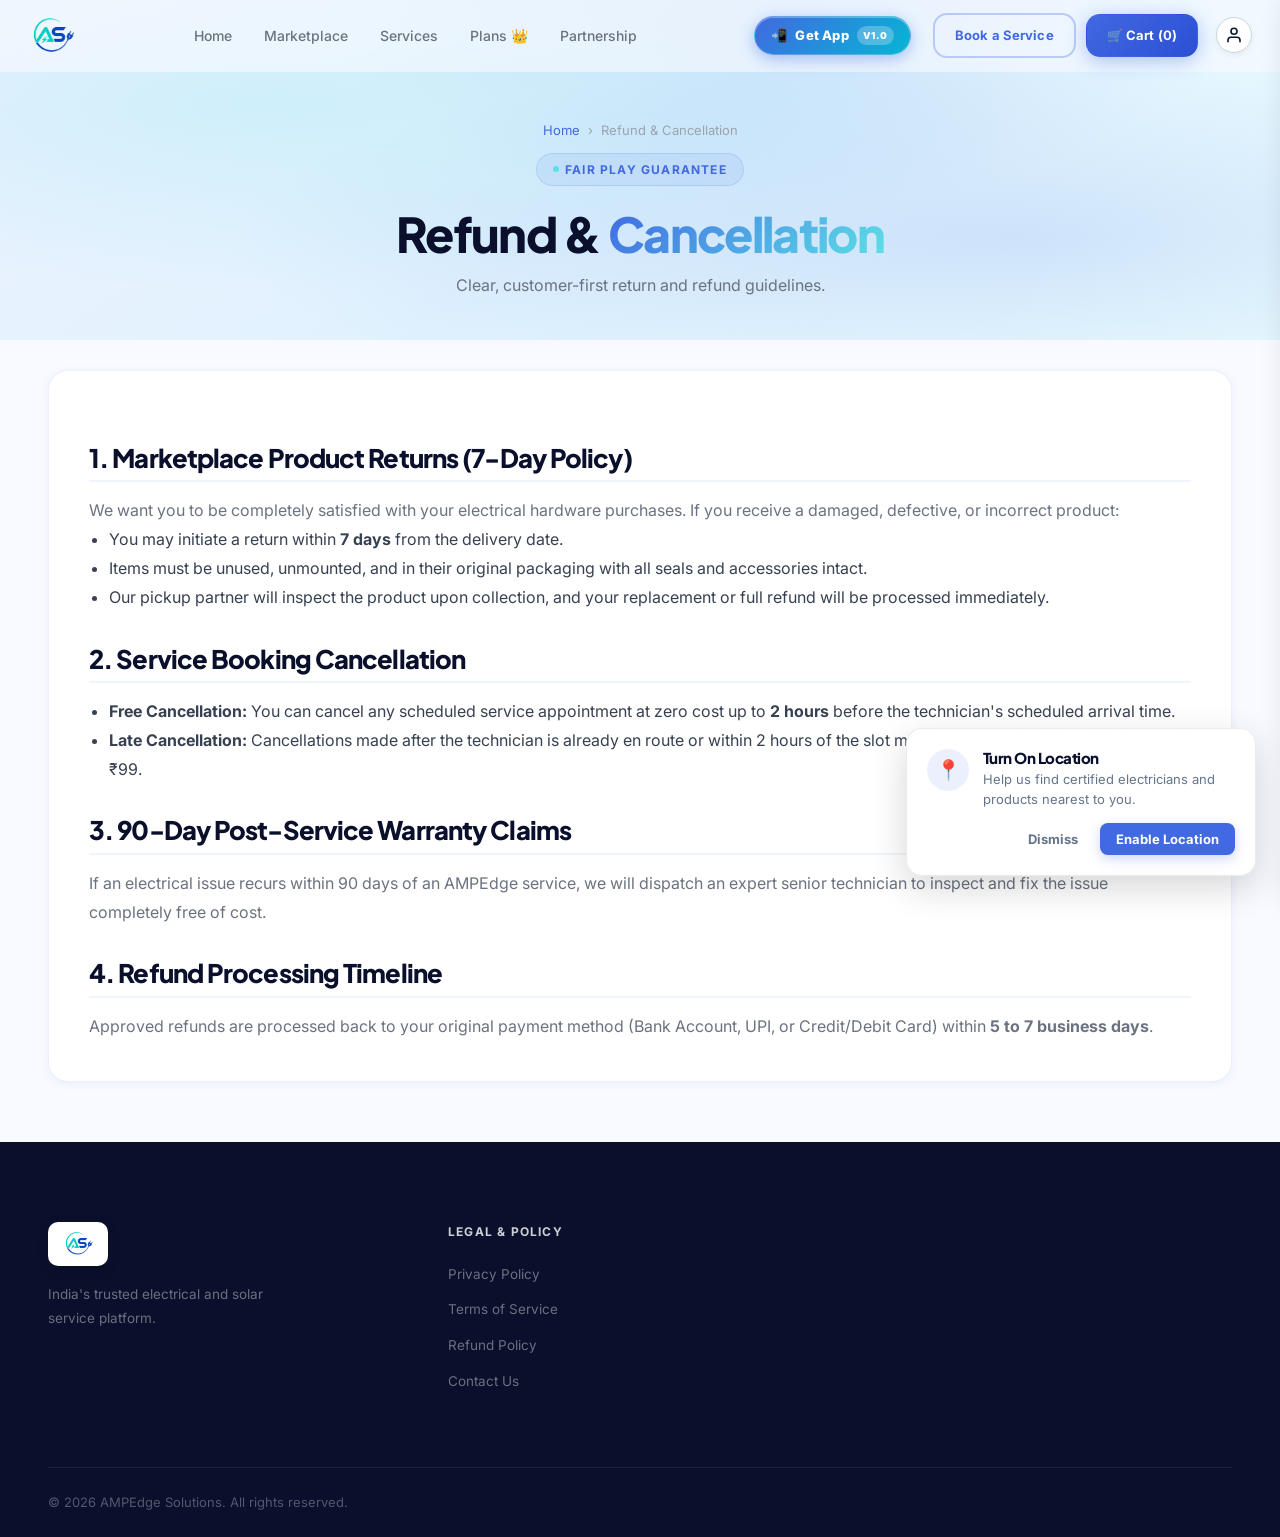
<file: refund-policy.html>
<!DOCTYPE html>
<html lang="en">
<head>
  <meta charset="UTF-8"/>
  <meta name="viewport" content="width=device-width,initial-scale=1.0"/>
  <title>Refund & Cancellation Policy — AMPEdge Solutions</title>
  <meta name="description" content="Clear and transparent refund, return, and cancellation policies for AMPEdge marketplace orders and electrical technician bookings."/>
  <link rel="canonical" href="https://ampedge.co.in/refund-policy.html"/>
  <link rel="stylesheet" href="css/style.css?v=10.0"/>
  <link rel="icon" type="image/png" href="favicon.png"/><link rel="apple-touch-icon" href="favicon-180.png"/>
  <style>
    .policy-content {
      background: #fff;
      border-radius: 20px;
      padding: 40px;
      border: 1px solid var(--border);
      box-shadow: var(--s1);
      margin-top: 30px;
      margin-bottom: 60px;
      line-height: 1.8;
      color: var(--text2);
    }
    .policy-content h2 {
      color: var(--text);
      font-size: 1.6rem;
      margin-top: 32px;
      margin-bottom: 14px;
      border-bottom: 2px solid var(--bg2);
      padding-bottom: 8px;
    }
    .policy-content ul {
      margin-left: 20px;
      margin-bottom: 16px;
      list-style: disc;
    }
  </style>
</head>
<body>

<nav class="navbar" id="navbar">
  <div class="nav-inner">
    <a href="index.html" class="logo"><img src="images/logo.png" alt="AMPEdge Logo" class="logo-img"/></a>
    <ul class="nav-links">
      <li><a href="index.html">Home</a></li>
      <li><a href="marketplace.html">Marketplace</a></li>
      <li><a href="booking.html">Services</a></li>
      <li><a href="subscription.html">Plans 👑</a></li>
      <li><a href="partner.html">Partnership</a></li>
    </ul>
    <div class="nav-right">
    
    <a href="javascript:void(0)" onclick="openDownloadAppModal()" class="btn-app-download" style="margin-right:12px; text-decoration:none; display:inline-flex; align-items:center; gap:8px; padding:8px 16px; border-radius:30px; background:linear-gradient(135deg, #4169E1 0%, #06b6d4 100%); color:#ffffff; font-weight:800; font-size:13px; letter-spacing:0.2px; box-shadow:0 4px 15px rgba(65,105,225,0.4), inset 0 1px 0 rgba(255,255,255,0.3); transition:all 0.25s ease; border:1px solid rgba(255,255,255,0.25); cursor:pointer;" onmouseover="this.style.transform=\'translateY(-2px) scale(1.03)\'; this.style.boxShadow=\'0 8px 25px rgba(6,182,212,0.5)\'" onmouseout="this.style.transform=\'translateY(0) scale(1)\'; this.style.boxShadow=\'0 4px 15px rgba(65,105,225,0.4)\'"><span>📲</span><span>Get App</span><span style="background:rgba(255,255,255,0.25); font-size:9.5px; padding:2px 6px; border-radius:10px; font-weight:900; letter-spacing:0.5px; text-transform:uppercase;">v1.0</span></a>
      <a href="booking.html" class="btn btn-outline btn-sm">Book a Service</a>
      <a href="marketplace.html" class="btn btn-primary btn-sm" id="navCartBtn">🛒 Cart (0)</a>
    <div class="nav-auth-area" style="display:inline-flex; align-items:center; margin-left:8px; flex-shrink:0;"><a href="javascript:void(0)" onclick="if(typeof openAuthModal==='function'){openAuthModal('customer','signin');}else{var m=document.getElementById('authModal');if(m){m.style.display='flex';setTimeout(function(){m.style.opacity='1';m.style.pointerEvents='auto';},10);}}" class="btn-auth-avatar-icon" title="My Account / Sign In" style="display:inline-flex; align-items:center; justify-content:center; width:36px; height:36px; border-radius:50%; background:#ffffff; border:1.5px solid #cbd5e1; color:#0f172a; cursor:pointer; box-shadow:0 2px 6px rgba(0,0,0,0.06); transition:all 0.2s; position:relative; flex-shrink:0; text-decoration:none;" onmouseover="this.style.borderColor='#4169E1'; this.style.color='#4169E1'; this.style.transform='scale(1.08)'" onmouseout="this.style.borderColor='#cbd5e1'; this.style.color='#0f172a'; this.style.transform='scale(1)'"><svg width="18" height="18" viewBox="0 0 24 24" fill="none" stroke="currentColor" stroke-width="2.2" stroke-linecap="round" stroke-linejoin="round"><path d="M20 21v-2a4 4 0 0 0-4-4H8a4 4 0 0 0-4 4v2"></path><circle cx="12" cy="7" r="4"></circle></svg></a></div>
  </div>
    <div class="hamburger" onclick="openMob()"><span></span><span></span><span></span></div>
  </div>
</nav>

<div class="page-hero" style="padding: 120px 0 40px 0; background: var(--grad-hero); text-align: center;">
  <div class="container">
    <div class="breadcrumb" style="justify-content: center; margin-bottom: 12px;">
      <a href="index.html">Home</a><span>›</span><span>Refund & Cancellation</span>
    </div>
    <div class="chip"><span class="dot"></span>Fair Play Guarantee</div>
    <h1 style="font-size: clamp(2rem, 4vw, 3rem);">Refund & <span class="gradient-text">Cancellation</span></h1>
    <p style="max-width: 600px; margin: 10px auto 0;">Clear, customer-first return and refund guidelines.</p>
  </div>
</div>

<div class="container">
  <div class="policy-content">
    <h2>1. Marketplace Product Returns (7-Day Policy)</h2>
    <p>We want you to be completely satisfied with your electrical hardware purchases. If you receive a damaged, defective, or incorrect product:</p>
    <ul>
      <li>You may initiate a return within <strong>7 days</strong> from the delivery date.</li>
      <li>Items must be unused, unmounted, and in their original packaging with all seals and accessories intact.</li>
      <li>Our pickup partner will inspect the product upon collection, and your replacement or full refund will be processed immediately.</li>
    </ul>

    <h2>2. Service Booking Cancellation</h2>
    <ul>
      <li><strong>Free Cancellation:</strong> You can cancel any scheduled service appointment at zero cost up to <strong>2 hours</strong> before the technician's scheduled arrival time.</li>
      <li><strong>Late Cancellation:</strong> Cancellations made after the technician is already en route or within 2 hours of the slot may incur a nominal dispatch charge of ₹99.</li>
    </ul>

    <h2>3. 90-Day Post-Service Warranty Claims</h2>
    <p>If an electrical issue recurs within 90 days of an AMPEdge service, we will dispatch an expert senior technician to inspect and fix the issue completely free of cost.</p>

    <h2>4. Refund Processing Timeline</h2>
    <p>Approved refunds are processed back to your original payment method (Bank Account, UPI, or Credit/Debit Card) within <strong>5 to 7 business days</strong>.</p>
  </div>
</div>

<footer class="footer">
<div class="container">
  <div class="footer-grid">
    <div class="footer-brand">
      <a href="index.html" class="logo"><img src="images/logo.png" alt="AMPEdge Logo" class="logo-img footer-logo-img"/></a>
      <p>India's trusted electrical and solar service platform.</p>
    </div>
    <div class="fcol">
      <h5>Legal & Policy</h5>
      <ul>
        <li><a href="privacy-policy.html">Privacy Policy</a></li>
        <li><a href="terms.html">Terms of Service</a></li>
        <li><a href="refund-policy.html">Refund Policy</a></li>
        <li><a href="contact.html">Contact Us</a></li>
      </ul>
    </div>
  </div>
  <div class="footer-bottom">
    <span>© 2026 AMPEdge Solutions. All rights reserved.</span>
  </div>
</div>
</footer>

<script src="js/main.js?v=10.0"></script>
<!-- STATIC AUTH MODAL (Customer & Electrician Partner) -->
<div id="authModal" class="modal-overlay" style="z-index: 100008; display:none; align-items:center; justify-content:center; opacity:0; pointer-events:none; transition: all 0.3s ease; position:fixed; top:0; left:0; width:100%; height:100%; background: rgba(10, 15, 44, 0.75); backdrop-filter: blur(10px); padding: 16px; box-sizing:border-box;">
  <div class="modal-content" style="max-width: 460px; width: 100%; border-radius: 24px; overflow: hidden; box-shadow: 0 30px 80px rgba(0,0,0,0.45); background: #ffffff; position: relative; border:1px solid rgba(255,255,255,0.2);">
    <button type="button" class="btn-icon" style="position:absolute; top:14px; right:14px; background:#f1f5f9; border:none; width:32px; height:32px; border-radius:50%; font-size:15px; font-weight:700; cursor:pointer; color:#64748b; z-index:10; display:flex; align-items:center; justify-content:center;" onclick="closeAuthModal()">✕</button>
    <div style="background: #f8fafc; padding: 14px 18px; border-bottom: 1px solid #e2e8f0; display: flex; gap: 8px;">
      <button id="authRoleCustomer" type="button" onclick="setAuthRole('customer')" style="flex:1; padding:9px; border-radius:12px; border:1.5px solid #4169E1; background:#4169E1; color:#fff; font-weight:800; font-size:13px; cursor:pointer; display:flex; align-items:center; justify-content:center; gap:6px; transition:0.2s;">
        <span>👤</span> Customer (ग्राहक)
      </button>
      <button id="authRolePartner" type="button" onclick="setAuthRole('partner')" style="flex:1; padding:9px; border-radius:12px; border:1.5px solid #cbd5e1; background:#ffffff; color:#64748b; font-weight:800; font-size:13px; cursor:pointer; display:flex; align-items:center; justify-content:center; gap:6px; transition:0.2s;">
        <span>⚡</span> Electrician Partner
      </button>
    </div>
    <div style="padding: 22px 24px;">
      <div style="display:flex; border-bottom: 1px solid #e2e8f0; margin-bottom: 18px;">
        <button id="authTabSignIn" type="button" onclick="setAuthTab('signin')" style="flex:1; padding:8px; background:none; border:none; border-bottom:2.5px solid var(--blue); color:var(--text-dark); font-weight:800; font-size:14.5px; cursor:pointer;">
          Sign In
        </button>
        <button id="authTabSignUp" type="button" onclick="setAuthTab('signup')" style="flex:1; padding:8px; background:none; border:none; border-bottom:2.5px solid transparent; color:var(--muted); font-weight:600; font-size:14.5px; cursor:pointer;">
          Create Account
        </button>
      </div>
      <div style="text-align:center; margin-bottom:18px;">
        <h3 id="authModalHeading" style="font-family:var(--font-pjs); font-size:20px; font-weight:900; color:var(--text-dark); margin:0 0 4px;">Welcome Back!</h3>
        <p id="authModalSubheading" style="color:var(--muted); font-size:12.5px; margin:0; line-height:1.5;">Access your bookings, AMC shield status, and orders.</p>
      </div>
      <button id="btnGoogleSubmit" onclick="handleGoogleAuth()" type="button" class="btn" style="width:100%; background:#ffffff; border:1.5px solid #cbd5e1; color:#0f172a; padding:11px 16px; border-radius:12px; font-weight:800; font-size:13.5px; display:flex; align-items:center; justify-content:center; gap:10px; box-shadow:0 2px 6px rgba(0,0,0,0.04); cursor:pointer; transition:all 0.2s;" onmouseover="this.style.borderColor='#4169E1'; this.style.boxShadow='0 4px 12px rgba(65,105,225,0.15)'" onmouseout="this.style.borderColor='#cbd5e1'; this.style.boxShadow='0 2px 6px rgba(0,0,0,0.04)'">
        <svg width="18" height="18" viewBox="0 0 24 24"><path d="M22.56 12.25c0-.78-.07-1.53-.2-2.25H12v4.26h5.92c-.26 1.37-1.04 2.53-2.21 3.31v2.77h3.57c2.08-1.92 3.28-4.74 3.28-8.09z" fill="#4285F4"/><path d="M12 23c2.97 0 5.46-.98 7.28-2.66l-3.57-2.77c-.98.66-2.23 1.06-3.71 1.06-2.86 0-5.29-1.93-6.16-4.53H2.18v2.84C3.99 20.53 7.7 23 12 23z" fill="#34A853"/><path d="M5.84 14.09c-.22-.66-.35-1.36-.35-2.09s.13-1.43.35-2.09V7.06H2.18C1.43 8.55 1 10.22 1 12s.43 3.45 1.18 4.94l2.85-2.22.81-.63z" fill="#FBBC05"/><path d="M12 5.38c1.62 0 3.06.56 4.21 1.64l3.15-3.15C17.45 2.09 14.97 1 12 1 7.7 1 3.99 3.47 2.18 7.06l3.66 2.84c.87-2.6 3.3-4.52 6.16-4.52z" fill="#EA4335"/></svg>
        Continue with Google
      </button>
      <div style="display:flex; align-items:center; gap:10px; margin:16px 0;">
        <div style="flex:1; height:1px; background:#e2e8f0;"></div>
        <span style="font-size:11px; color:#94a3b8; font-weight:700; text-transform:uppercase;">or continue with</span>
        <div style="flex:1; height:1px; background:#e2e8f0;"></div>
      </div>
      <div style="display:flex; gap:8px; margin-bottom:14px;">
        <button id="authMethodPhone" type="button" onclick="setAuthMethod('phone')" style="flex:1; padding:7px; border-radius:10px; border:1px solid #cbd5e1; background:#ffffff; font-size:12px; font-weight:700; color:#64748b; cursor:pointer;">
          📱 Mobile OTP
        </button>
        <button id="authMethodEmail" type="button" onclick="setAuthMethod('email')" style="flex:1; padding:7px; border-radius:10px; border:1px solid #cbd5e1; background:#ffffff; font-size:12px; font-weight:700; color:#64748b; cursor:pointer;">
          ✉️ Email ID
        </button>
      </div>
      <div id="authFormPhone" style="display:none;">
        <div style="margin-bottom:12px;">
          <label style="font-size:11.5px; font-weight:700; color:#0f172a; display:block; margin-bottom:4px;">Mobile Number</label>
          <div style="display:flex; border:1px solid #cbd5e1; border-radius:10px; overflow:hidden;">
            <span style="background:#f1f5f9; padding:10px 12px; font-weight:800; font-size:13px; color:#475569; border-right:1px solid #cbd5e1;">🇮🇳 +91</span>
            <input id="authPhoneInput" type="tel" placeholder="Enter 10-digit number" maxlength="10" style="flex:1; padding:10px 12px; border:none; outline:none; font-size:13.5px; font-weight:600;"/>
          </div>
        </div>
        <div id="authOtpRow" style="display:none; margin-bottom:12px;">
          <label style="font-size:11.5px; font-weight:700; color:#0f172a; display:block; margin-bottom:4px;">Enter 6-Digit OTP Code</label>
          <input id="authOtpInput" type="text" placeholder="e.g. 449800" maxlength="6" style="width:100%; padding:10px 12px; border:1px solid #cbd5e1; border-radius:10px; outline:none; font-size:15px; font-weight:800; letter-spacing:4px; text-align:center; box-sizing:border-box;"/>
        </div>
        <button id="btnPhoneSubmit" onclick="handlePhoneOtpAuth()" type="button" class="btn btn-primary" style="width:100%; justify-content:center; padding:11px; font-weight:800; border-radius:10px;">
          Get OTP Verification Code →
        </button>
      </div>
      <form id="authFormEmail" onsubmit="handleEmailAuth(event)" style="display:none;">
        <div style="margin-bottom:10px;">
          <label style="font-size:11.5px; font-weight:700; color:#0f172a; display:block; margin-bottom:4px;">Email Address</label>
          <input id="authEmailInput" type="email" placeholder="name@example.com" style="width:100%; padding:10px 12px; border:1px solid #cbd5e1; border-radius:10px; outline:none; font-size:13px; box-sizing:border-box;"/>
        </div>
        <div style="margin-bottom:12px;">
          <label style="font-size:11.5px; font-weight:700; color:#0f172a; display:block; margin-bottom:4px;">Password</label>
          <input id="authPasswordInput" type="password" placeholder="••••••••" style="width:100%; padding:10px 12px; border:1px solid #cbd5e1; border-radius:10px; outline:none; font-size:13px; box-sizing:border-box;"/>
        </div>
        <button type="submit" class="btn btn-primary" style="width:100%; justify-content:center; padding:11px; font-weight:800; border-radius:10px;">
          Sign In with Email →
        </button>
      </form>
    </div>
    <div style="background:#f8fafc; padding:12px 18px; border-top:1px solid #e2e8f0; text-align:center; font-size:11px; color:#64748b;">
      By continuing, you agree to AMPEdge's <a href="terms.html" style="color:var(--blue); font-weight:700;">Terms</a> & <a href="privacy-policy.html" style="color:var(--blue); font-weight:700;">Privacy Policy</a>.
    </div>
  </div>
</div>

<!-- STATIC USER DASHBOARD MODAL -->
<div id="userDashboardModal" class="modal-overlay" style="z-index: 100009; display:none; align-items:center; justify-content:center; opacity:0; pointer-events:none; transition: all 0.3s ease; position:fixed; top:0; left:0; width:100%; height:100%; background: rgba(10, 15, 44, 0.75); backdrop-filter: blur(10px); padding: 16px; box-sizing:border-box;">
  <div class="modal-content" style="max-width: 520px; width: 100%; border-radius: 24px; overflow: hidden; box-shadow: 0 30px 80px rgba(0,0,0,0.45); background: #ffffff; position: relative;">
    <div style="padding:18px 22px; border-bottom:1px solid #e2e8f0; display:flex; justify-content:space-between; align-items:center;">
      <h3 style="font-family:var(--font-pjs); font-size:18px; font-weight:800; color:#0f172a; margin:0;">Account Dashboard</h3>
      <button type="button" class="btn-icon" style="background:#f1f5f9; border:none; width:32px; height:32px; border-radius:50%; font-size:15px; font-weight:700; cursor:pointer; color:#64748b; display:flex; align-items:center; justify-content:center;" onclick="closeUserDashboardModal()">✕</button>
    </div>
    <div id="userDashboardBody" style="padding:22px;"></div>
  </div>
</div>
</body>
</html>
</file>
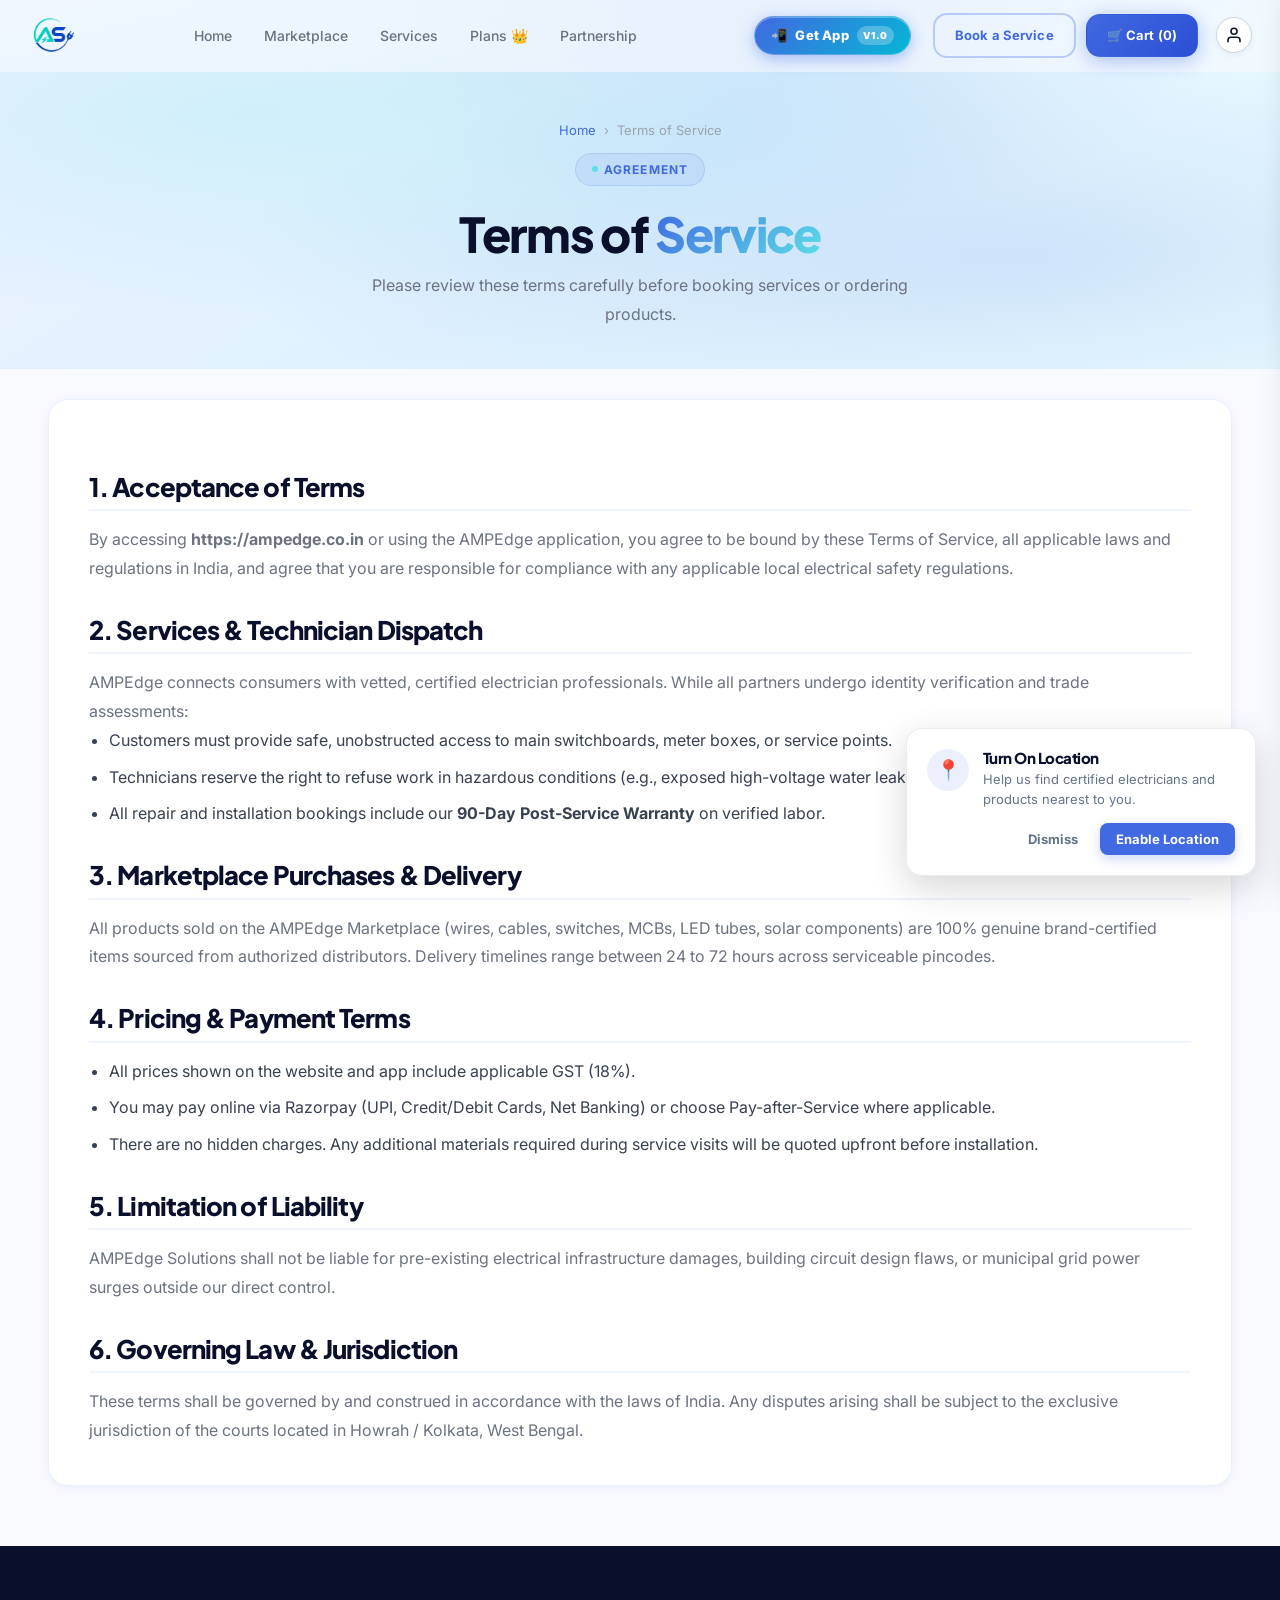
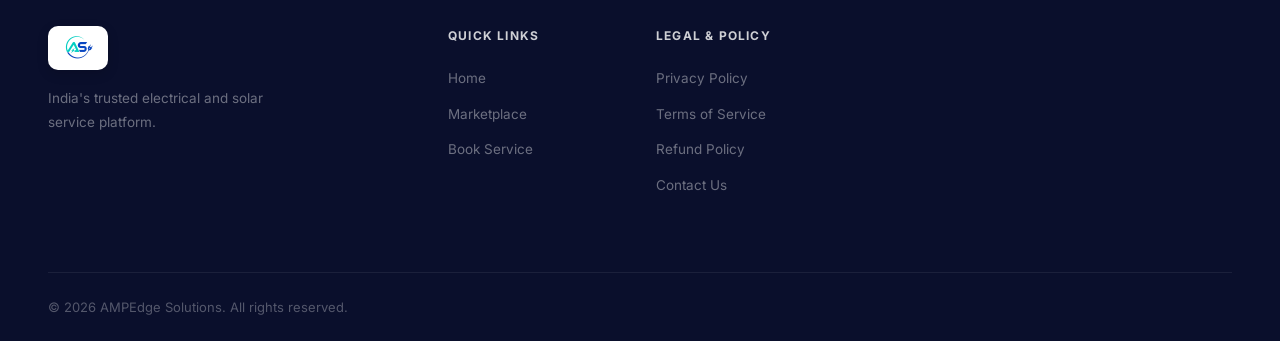
<file: terms.html>
<!DOCTYPE html>
<html lang="en">
<head>
  <meta charset="UTF-8"/>
  <meta name="viewport" content="width=device-width,initial-scale=1.0"/>
  <title>Terms of Service — AMPEdge Solutions</title>
  <meta name="description" content="Terms of Service and user agreement for AMPEdge Solutions electrical booking platform, marketplace, and solar installation services."/>
  <link rel="canonical" href="https://ampedge.co.in/terms.html"/>
  <link rel="stylesheet" href="css/style.css?v=10.0"/>
  <link rel="icon" type="image/png" href="favicon.png"/><link rel="apple-touch-icon" href="favicon-180.png"/>
  <style>
    .policy-content {
      background: #fff;
      border-radius: 20px;
      padding: 40px;
      border: 1px solid var(--border);
      box-shadow: var(--s1);
      margin-top: 30px;
      margin-bottom: 60px;
      line-height: 1.8;
      color: var(--text2);
    }
    .policy-content h2 {
      color: var(--text);
      font-size: 1.6rem;
      margin-top: 32px;
      margin-bottom: 14px;
      border-bottom: 2px solid var(--bg2);
      padding-bottom: 8px;
    }
    .policy-content ul {
      margin-left: 20px;
      margin-bottom: 16px;
      list-style: disc;
    }
    .policy-content li {
      margin-bottom: 8px;
    }
  </style>
</head>
<body>

<nav class="navbar" id="navbar">
  <div class="nav-inner">
    <a href="index.html" class="logo"><img src="images/logo.png" alt="AMPEdge Logo" class="logo-img"/></a>
    <ul class="nav-links">
      <li><a href="index.html">Home</a></li>
      <li><a href="marketplace.html">Marketplace</a></li>
      <li><a href="booking.html">Services</a></li>
      <li><a href="subscription.html">Plans 👑</a></li>
      <li><a href="partner.html">Partnership</a></li>
    </ul>
    <div class="nav-right">
    
    <a href="javascript:void(0)" onclick="openDownloadAppModal()" class="btn-app-download" style="margin-right:12px; text-decoration:none; display:inline-flex; align-items:center; gap:8px; padding:8px 16px; border-radius:30px; background:linear-gradient(135deg, #4169E1 0%, #06b6d4 100%); color:#ffffff; font-weight:800; font-size:13px; letter-spacing:0.2px; box-shadow:0 4px 15px rgba(65,105,225,0.4), inset 0 1px 0 rgba(255,255,255,0.3); transition:all 0.25s ease; border:1px solid rgba(255,255,255,0.25); cursor:pointer;" onmouseover="this.style.transform=\'translateY(-2px) scale(1.03)\'; this.style.boxShadow=\'0 8px 25px rgba(6,182,212,0.5)\'" onmouseout="this.style.transform=\'translateY(0) scale(1)\'; this.style.boxShadow=\'0 4px 15px rgba(65,105,225,0.4)\'"><span>📲</span><span>Get App</span><span style="background:rgba(255,255,255,0.25); font-size:9.5px; padding:2px 6px; border-radius:10px; font-weight:900; letter-spacing:0.5px; text-transform:uppercase;">v1.0</span></a>
      <a href="booking.html" class="btn btn-outline btn-sm">Book a Service</a>
      <a href="marketplace.html" class="btn btn-primary btn-sm" id="navCartBtn">🛒 Cart (0)</a>
    <div class="nav-auth-area" style="display:inline-flex; align-items:center; margin-left:8px; flex-shrink:0;"><a href="javascript:void(0)" onclick="if(typeof openAuthModal==='function'){openAuthModal('customer','signin');}else{var m=document.getElementById('authModal');if(m){m.style.display='flex';setTimeout(function(){m.style.opacity='1';m.style.pointerEvents='auto';},10);}}" class="btn-auth-avatar-icon" title="My Account / Sign In" style="display:inline-flex; align-items:center; justify-content:center; width:36px; height:36px; border-radius:50%; background:#ffffff; border:1.5px solid #cbd5e1; color:#0f172a; cursor:pointer; box-shadow:0 2px 6px rgba(0,0,0,0.06); transition:all 0.2s; position:relative; flex-shrink:0; text-decoration:none;" onmouseover="this.style.borderColor='#4169E1'; this.style.color='#4169E1'; this.style.transform='scale(1.08)'" onmouseout="this.style.borderColor='#cbd5e1'; this.style.color='#0f172a'; this.style.transform='scale(1)'"><svg width="18" height="18" viewBox="0 0 24 24" fill="none" stroke="currentColor" stroke-width="2.2" stroke-linecap="round" stroke-linejoin="round"><path d="M20 21v-2a4 4 0 0 0-4-4H8a4 4 0 0 0-4 4v2"></path><circle cx="12" cy="7" r="4"></circle></svg></a></div>
  </div>
    <div class="hamburger" onclick="openMob()"><span></span><span></span><span></span></div>
  </div>
</nav>

<div class="mobile-nav" id="mobNav">
  <div class="mob-overlay" onclick="closeMob()"></div>
  <div class="mob-drawer">
    <a href="javascript:void(0)" onclick="closeMob(); openAuthModal('customer', 'signin')" class="btn" style="background:#0f172a;color:#fff;justify-content:center;margin-bottom:8px;border:none;font-weight:700;">Sign In / Sign Up</a>\n    
    <span class="mob-close" onclick="closeMob()">✕</span>
    <a href="index.html">Home</a>
    <a href="marketplace.html">Marketplace</a>
    <a href="booking.html">Book a Service</a>
    <a href="subscription.html">Subscriptions</a>
    <a href="partner.html">Become a Partner</a>
    <a href="contact.html">Contact Us</a>
    <a href="terms.html">Terms of Service</a>
  </div>
</div>

<div class="page-hero" style="padding: 120px 0 40px 0; background: var(--grad-hero); text-align: center;">
  <div class="container">
    <div class="breadcrumb" style="justify-content: center; margin-bottom: 12px;">
      <a href="index.html">Home</a><span>›</span><span>Terms of Service</span>
    </div>
    <div class="chip"><span class="dot"></span>Agreement</div>
    <h1 style="font-size: clamp(2rem, 4vw, 3rem);">Terms of <span class="gradient-text">Service</span></h1>
    <p style="max-width: 600px; margin: 10px auto 0;">Please review these terms carefully before booking services or ordering products.</p>
  </div>
</div>

<div class="container">
  <div class="policy-content">
    <h2>1. Acceptance of Terms</h2>
    <p>By accessing <strong>https://ampedge.co.in</strong> or using the AMPEdge application, you agree to be bound by these Terms of Service, all applicable laws and regulations in India, and agree that you are responsible for compliance with any applicable local electrical safety regulations.</p>

    <h2>2. Services & Technician Dispatch</h2>
    <p>AMPEdge connects consumers with vetted, certified electrician professionals. While all partners undergo identity verification and trade assessments:</p>
    <ul>
      <li>Customers must provide safe, unobstructed access to main switchboards, meter boxes, or service points.</li>
      <li>Technicians reserve the right to refuse work in hazardous conditions (e.g., exposed high-voltage water leaks, ungrounded live lines).</li>
      <li>All repair and installation bookings include our <strong>90-Day Post-Service Warranty</strong> on verified labor.</li>
    </ul>

    <h2>3. Marketplace Purchases & Delivery</h2>
    <p>All products sold on the AMPEdge Marketplace (wires, cables, switches, MCBs, LED tubes, solar components) are 100% genuine brand-certified items sourced from authorized distributors. Delivery timelines range between 24 to 72 hours across serviceable pincodes.</p>

    <h2>4. Pricing & Payment Terms</h2>
    <ul>
      <li>All prices shown on the website and app include applicable GST (18%).</li>
      <li>You may pay online via Razorpay (UPI, Credit/Debit Cards, Net Banking) or choose Pay-after-Service where applicable.</li>
      <li>There are no hidden charges. Any additional materials required during service visits will be quoted upfront before installation.</li>
    </ul>

    <h2>5. Limitation of Liability</h2>
    <p>AMPEdge Solutions shall not be liable for pre-existing electrical infrastructure damages, building circuit design flaws, or municipal grid power surges outside our direct control.</p>

    <h2>6. Governing Law & Jurisdiction</h2>
    <p>These terms shall be governed by and construed in accordance with the laws of India. Any disputes arising shall be subject to the exclusive jurisdiction of the courts located in Howrah / Kolkata, West Bengal.</p>
  </div>
</div>

<footer class="footer">
<div class="container">
  <div class="footer-grid">
    <div class="footer-brand">
      <a href="index.html" class="logo"><img src="images/logo.png" alt="AMPEdge Logo" class="logo-img footer-logo-img"/></a>
      <p>India's trusted electrical and solar service platform.</p>
    </div>
    <div class="fcol">
      <h5>Quick Links</h5>
      <ul>
        <li><a href="index.html">Home</a></li>
        <li><a href="marketplace.html">Marketplace</a></li>
        <li><a href="booking.html">Book Service</a></li>
      </ul>
    </div>
    <div class="fcol">
      <h5>Legal & Policy</h5>
      <ul>
        <li><a href="privacy-policy.html">Privacy Policy</a></li>
        <li><a href="terms.html">Terms of Service</a></li>
        <li><a href="refund-policy.html">Refund Policy</a></li>
        <li><a href="contact.html">Contact Us</a></li>
      </ul>
    </div>
  </div>
  <div class="footer-bottom">
    <span>© 2026 AMPEdge Solutions. All rights reserved.</span>
  </div>
</div>
</footer>

<script src="js/main.js?v=10.0"></script>
<!-- STATIC AUTH MODAL (Customer & Electrician Partner) -->
<div id="authModal" class="modal-overlay" style="z-index: 100008; display:none; align-items:center; justify-content:center; opacity:0; pointer-events:none; transition: all 0.3s ease; position:fixed; top:0; left:0; width:100%; height:100%; background: rgba(10, 15, 44, 0.75); backdrop-filter: blur(10px); padding: 16px; box-sizing:border-box;">
  <div class="modal-content" style="max-width: 460px; width: 100%; border-radius: 24px; overflow: hidden; box-shadow: 0 30px 80px rgba(0,0,0,0.45); background: #ffffff; position: relative; border:1px solid rgba(255,255,255,0.2);">
    <button type="button" class="btn-icon" style="position:absolute; top:14px; right:14px; background:#f1f5f9; border:none; width:32px; height:32px; border-radius:50%; font-size:15px; font-weight:700; cursor:pointer; color:#64748b; z-index:10; display:flex; align-items:center; justify-content:center;" onclick="closeAuthModal()">✕</button>
    <div style="background: #f8fafc; padding: 14px 18px; border-bottom: 1px solid #e2e8f0; display: flex; gap: 8px;">
      <button id="authRoleCustomer" type="button" onclick="setAuthRole('customer')" style="flex:1; padding:9px; border-radius:12px; border:1.5px solid #4169E1; background:#4169E1; color:#fff; font-weight:800; font-size:13px; cursor:pointer; display:flex; align-items:center; justify-content:center; gap:6px; transition:0.2s;">
        <span>👤</span> Customer (ग्राहक)
      </button>
      <button id="authRolePartner" type="button" onclick="setAuthRole('partner')" style="flex:1; padding:9px; border-radius:12px; border:1.5px solid #cbd5e1; background:#ffffff; color:#64748b; font-weight:800; font-size:13px; cursor:pointer; display:flex; align-items:center; justify-content:center; gap:6px; transition:0.2s;">
        <span>⚡</span> Electrician Partner
      </button>
    </div>
    <div style="padding: 22px 24px;">
      <div style="display:flex; border-bottom: 1px solid #e2e8f0; margin-bottom: 18px;">
        <button id="authTabSignIn" type="button" onclick="setAuthTab('signin')" style="flex:1; padding:8px; background:none; border:none; border-bottom:2.5px solid var(--blue); color:var(--text-dark); font-weight:800; font-size:14.5px; cursor:pointer;">
          Sign In
        </button>
        <button id="authTabSignUp" type="button" onclick="setAuthTab('signup')" style="flex:1; padding:8px; background:none; border:none; border-bottom:2.5px solid transparent; color:var(--muted); font-weight:600; font-size:14.5px; cursor:pointer;">
          Create Account
        </button>
      </div>
      <div style="text-align:center; margin-bottom:18px;">
        <h3 id="authModalHeading" style="font-family:var(--font-pjs); font-size:20px; font-weight:900; color:var(--text-dark); margin:0 0 4px;">Welcome Back!</h3>
        <p id="authModalSubheading" style="color:var(--muted); font-size:12.5px; margin:0; line-height:1.5;">Access your bookings, AMC shield status, and orders.</p>
      </div>
      <button id="btnGoogleSubmit" onclick="handleGoogleAuth()" type="button" class="btn" style="width:100%; background:#ffffff; border:1.5px solid #cbd5e1; color:#0f172a; padding:11px 16px; border-radius:12px; font-weight:800; font-size:13.5px; display:flex; align-items:center; justify-content:center; gap:10px; box-shadow:0 2px 6px rgba(0,0,0,0.04); cursor:pointer; transition:all 0.2s;" onmouseover="this.style.borderColor='#4169E1'; this.style.boxShadow='0 4px 12px rgba(65,105,225,0.15)'" onmouseout="this.style.borderColor='#cbd5e1'; this.style.boxShadow='0 2px 6px rgba(0,0,0,0.04)'">
        <svg width="18" height="18" viewBox="0 0 24 24"><path d="M22.56 12.25c0-.78-.07-1.53-.2-2.25H12v4.26h5.92c-.26 1.37-1.04 2.53-2.21 3.31v2.77h3.57c2.08-1.92 3.28-4.74 3.28-8.09z" fill="#4285F4"/><path d="M12 23c2.97 0 5.46-.98 7.28-2.66l-3.57-2.77c-.98.66-2.23 1.06-3.71 1.06-2.86 0-5.29-1.93-6.16-4.53H2.18v2.84C3.99 20.53 7.7 23 12 23z" fill="#34A853"/><path d="M5.84 14.09c-.22-.66-.35-1.36-.35-2.09s.13-1.43.35-2.09V7.06H2.18C1.43 8.55 1 10.22 1 12s.43 3.45 1.18 4.94l2.85-2.22.81-.63z" fill="#FBBC05"/><path d="M12 5.38c1.62 0 3.06.56 4.21 1.64l3.15-3.15C17.45 2.09 14.97 1 12 1 7.7 1 3.99 3.47 2.18 7.06l3.66 2.84c.87-2.6 3.3-4.52 6.16-4.52z" fill="#EA4335"/></svg>
        Continue with Google
      </button>
      <div style="display:flex; align-items:center; gap:10px; margin:16px 0;">
        <div style="flex:1; height:1px; background:#e2e8f0;"></div>
        <span style="font-size:11px; color:#94a3b8; font-weight:700; text-transform:uppercase;">or continue with</span>
        <div style="flex:1; height:1px; background:#e2e8f0;"></div>
      </div>
      <div style="display:flex; gap:8px; margin-bottom:14px;">
        <button id="authMethodPhone" type="button" onclick="setAuthMethod('phone')" style="flex:1; padding:7px; border-radius:10px; border:1px solid #cbd5e1; background:#ffffff; font-size:12px; font-weight:700; color:#64748b; cursor:pointer;">
          📱 Mobile OTP
        </button>
        <button id="authMethodEmail" type="button" onclick="setAuthMethod('email')" style="flex:1; padding:7px; border-radius:10px; border:1px solid #cbd5e1; background:#ffffff; font-size:12px; font-weight:700; color:#64748b; cursor:pointer;">
          ✉️ Email ID
        </button>
      </div>
      <div id="authFormPhone" style="display:none;">
        <div style="margin-bottom:12px;">
          <label style="font-size:11.5px; font-weight:700; color:#0f172a; display:block; margin-bottom:4px;">Mobile Number</label>
          <div style="display:flex; border:1px solid #cbd5e1; border-radius:10px; overflow:hidden;">
            <span style="background:#f1f5f9; padding:10px 12px; font-weight:800; font-size:13px; color:#475569; border-right:1px solid #cbd5e1;">🇮🇳 +91</span>
            <input id="authPhoneInput" type="tel" placeholder="Enter 10-digit number" maxlength="10" style="flex:1; padding:10px 12px; border:none; outline:none; font-size:13.5px; font-weight:600;"/>
          </div>
        </div>
        <div id="authOtpRow" style="display:none; margin-bottom:12px;">
          <label style="font-size:11.5px; font-weight:700; color:#0f172a; display:block; margin-bottom:4px;">Enter 6-Digit OTP Code</label>
          <input id="authOtpInput" type="text" placeholder="e.g. 449800" maxlength="6" style="width:100%; padding:10px 12px; border:1px solid #cbd5e1; border-radius:10px; outline:none; font-size:15px; font-weight:800; letter-spacing:4px; text-align:center; box-sizing:border-box;"/>
        </div>
        <button id="btnPhoneSubmit" onclick="handlePhoneOtpAuth()" type="button" class="btn btn-primary" style="width:100%; justify-content:center; padding:11px; font-weight:800; border-radius:10px;">
          Get OTP Verification Code →
        </button>
      </div>
      <form id="authFormEmail" onsubmit="handleEmailAuth(event)" style="display:none;">
        <div style="margin-bottom:10px;">
          <label style="font-size:11.5px; font-weight:700; color:#0f172a; display:block; margin-bottom:4px;">Email Address</label>
          <input id="authEmailInput" type="email" placeholder="name@example.com" style="width:100%; padding:10px 12px; border:1px solid #cbd5e1; border-radius:10px; outline:none; font-size:13px; box-sizing:border-box;"/>
        </div>
        <div style="margin-bottom:12px;">
          <label style="font-size:11.5px; font-weight:700; color:#0f172a; display:block; margin-bottom:4px;">Password</label>
          <input id="authPasswordInput" type="password" placeholder="••••••••" style="width:100%; padding:10px 12px; border:1px solid #cbd5e1; border-radius:10px; outline:none; font-size:13px; box-sizing:border-box;"/>
        </div>
        <button type="submit" class="btn btn-primary" style="width:100%; justify-content:center; padding:11px; font-weight:800; border-radius:10px;">
          Sign In with Email →
        </button>
      </form>
    </div>
    <div style="background:#f8fafc; padding:12px 18px; border-top:1px solid #e2e8f0; text-align:center; font-size:11px; color:#64748b;">
      By continuing, you agree to AMPEdge's <a href="terms.html" style="color:var(--blue); font-weight:700;">Terms</a> & <a href="privacy-policy.html" style="color:var(--blue); font-weight:700;">Privacy Policy</a>.
    </div>
  </div>
</div>

<!-- STATIC USER DASHBOARD MODAL -->
<div id="userDashboardModal" class="modal-overlay" style="z-index: 100009; display:none; align-items:center; justify-content:center; opacity:0; pointer-events:none; transition: all 0.3s ease; position:fixed; top:0; left:0; width:100%; height:100%; background: rgba(10, 15, 44, 0.75); backdrop-filter: blur(10px); padding: 16px; box-sizing:border-box;">
  <div class="modal-content" style="max-width: 520px; width: 100%; border-radius: 24px; overflow: hidden; box-shadow: 0 30px 80px rgba(0,0,0,0.45); background: #ffffff; position: relative;">
    <div style="padding:18px 22px; border-bottom:1px solid #e2e8f0; display:flex; justify-content:space-between; align-items:center;">
      <h3 style="font-family:var(--font-pjs); font-size:18px; font-weight:800; color:#0f172a; margin:0;">Account Dashboard</h3>
      <button type="button" class="btn-icon" style="background:#f1f5f9; border:none; width:32px; height:32px; border-radius:50%; font-size:15px; font-weight:700; cursor:pointer; color:#64748b; display:flex; align-items:center; justify-content:center;" onclick="closeUserDashboardModal()">✕</button>
    </div>
    <div id="userDashboardBody" style="padding:22px;"></div>
  </div>
</div>
</body>
</html>
</file>
<file: css/style.css>
@import url('https://fonts.googleapis.com/css2?family=Inter:wght@300;400;500;600;700;800;900&family=Plus+Jakarta+Sans:wght@400;600;700;800;900&display=swap');

/* ── TOKENS ─────────────────────────────────────── */
:root {
  --blue:#4169E1; --blue-d:#2c4fd4; --blue-l:#6b8be8; --blue-g:rgba(65,105,225,.4);
  --cyan:#5CE1E6; --cyan-d:#2dd4da; --cyan-g:rgba(92,225,230,.35);
  --dark:#0a0f2c; --dark2:#131a4a; --dark3:#0d1640;
  --text:#0a0f2c; --text2:#374151; --muted:#6b7280; --light:#9ca3af;
  --bg:#f8faff; --bg2:#f0f4ff; --white:#fff;
  --border:rgba(65,105,225,.1); --border2:rgba(0,0,0,.07);
  --card:rgba(255,255,255,.85);
  --grad:linear-gradient(135deg,#4169E1,#2c4fd4);
  --grad-r:linear-gradient(135deg,#4169E1 0%,#5CE1E6 100%);
  --grad-hero:linear-gradient(145deg,#eef2ff 0%,#e0f2fe 50%,#ecfeff 100%);
  --grad-dark:linear-gradient(135deg,#0a0f2c 0%,#131a4a 100%);
  --mesh:radial-gradient(ellipse at 20% 30%,rgba(92,225,230,.18) 0,transparent 55%),
         radial-gradient(ellipse at 80% 70%,rgba(65,105,225,.15) 0,transparent 55%),
         radial-gradient(ellipse at 60% 10%,rgba(65,105,225,.1) 0,transparent 40%);
  --s1:0 2px 8px rgba(65,105,225,.07);
  --s2:0 8px 32px rgba(65,105,225,.12),0 2px 8px rgba(0,0,0,.05);
  --s3:0 20px 60px rgba(65,105,225,.18),0 4px 16px rgba(0,0,0,.07);
  --s4:0 40px 100px rgba(65,105,225,.22),0 8px 32px rgba(0,0,0,.1);
  --sglow:0 0 48px rgba(65,105,225,.45);
  --r1:8px; --r2:14px; --r3:20px; --r4:28px; --r5:40px; --rf:999px;
  --ease:cubic-bezier(.4,0,.2,1);
  --spring:cubic-bezier(.34,1.56,.64,1);
  --t:.25s var(--ease); --ts:.5s var(--ease);
  --font:'Plus Jakarta Sans',sans-serif;
  --body:'Inter',sans-serif;
}

/* ── RESET ─────────────────────────────────────── */
*,*::before,*::after{box-sizing:border-box;margin:0;padding:0}
html{scroll-behavior:smooth;font-size:16px}
body{font-family:var(--body);background:var(--bg);color:var(--text);line-height:1.6;-webkit-font-smoothing:antialiased;overflow-x:hidden}
a{text-decoration:none;color:inherit}
img{max-width:100%;display:block}
ul{list-style:none}
button{font-family:var(--body);cursor:pointer;border:none;outline:none;background:none}
input,textarea,select{font-family:var(--body);outline:none}

/* ── LAYOUT ─────────────────────────────────────── */
.container{max-width:1240px;margin:0 auto;padding:0 28px}
section{padding:104px 0}

/* ── TYPOGRAPHY ─────────────────────────────────── */
h1,h2,h3,h4{font-family:var(--font);font-weight:800;line-height:1.15;letter-spacing:-0.035em}
h1{font-size:clamp(2.6rem,5.5vw,4.5rem)}
h2{font-size:clamp(1.8rem,3.5vw,2.8rem)}
h3{font-size:1.2rem}
p{color:var(--muted);line-height:1.8}
.gradient-text{background:var(--grad-r);-webkit-background-clip:text;-webkit-text-fill-color:transparent;background-clip:text}

/* ── SECTION HEADER ─────────────────────────────── */
.chip{display:inline-flex;align-items:center;gap:6px;padding:6px 16px;border-radius:var(--rf);font-size:12px;font-weight:700;letter-spacing:.1em;text-transform:uppercase;background:rgba(65,105,225,.08);color:var(--blue);border:1px solid rgba(65,105,225,.15);margin-bottom:20px}
.chip .dot{width:6px;height:6px;background:var(--cyan);border-radius:50%;animation:blink 2s infinite}
@keyframes blink{0%,100%{opacity:1}50%{opacity:.3}}
.sh{margin-bottom:72px}.sh.center{text-align:center}.sh.center p{margin:0 auto}
.sh h2{margin-bottom:12px}.sh p{max-width:540px;font-size:1.05rem}

/* ── BADGE ─────────────────────────────────────── */
.badge{display:inline-flex;align-items:center;gap:4px;padding:4px 12px;border-radius:var(--rf);font-size:11px;font-weight:700;letter-spacing:.04em}
.badge-blue{background:rgba(65,105,225,.1);color:var(--blue)}
.badge-cyan{background:rgba(92,225,230,.15);color:#0891b2}
.badge-green{background:rgba(16,185,129,.1);color:#059669}
.badge-orange{background:rgba(245,158,11,.1);color:#d97706}

/* ── BUTTONS ─────────────────────────────────────── */
.btn{display:inline-flex;align-items:center;gap:8px;padding:14px 28px;border-radius:var(--r2);font-size:14px;font-weight:700;transition:var(--t);cursor:pointer;white-space:nowrap;letter-spacing:.01em}
.btn-primary{background:var(--grad);color:#fff;box-shadow:0 4px 20px rgba(65,105,225,.4);border:1px solid transparent}
.btn-primary:hover{transform:translateY(-2px);box-shadow:0 8px 32px rgba(65,105,225,.5)}
.btn-primary:active{transform:translateY(0)}
.btn-cyan{background:var(--cyan);color:var(--dark);font-weight:800}
.btn-cyan:hover{background:var(--cyan-d);transform:translateY(-2px);box-shadow:0 8px 24px rgba(92,225,230,.5)}
.btn-ghost{background:rgba(255,255,255,.12);color:#fff;border:1px solid rgba(255,255,255,.25);backdrop-filter:blur(8px)}
.btn-ghost:hover{background:rgba(255,255,255,.2);transform:translateY(-2px)}
.btn-outline{background:transparent;color:var(--blue);border:2px solid rgba(65,105,225,.3)}
.btn-outline:hover{background:var(--blue);color:#fff;border-color:var(--blue);transform:translateY(-2px)}
.btn-dark{background:var(--dark);color:#fff;border:1px solid rgba(255,255,255,.1)}
.btn-dark:hover{background:var(--dark2);transform:translateY(-2px)}
.btn-sm{padding:10px 20px;font-size:13px}
.btn-lg{padding:17px 36px;font-size:15px}
.btn-icon{width:44px;height:44px;display:flex;align-items:center;justify-content:center;border-radius:var(--r1);border:1.5px solid var(--border2);background:var(--white);font-size:18px;transition:var(--t);cursor:pointer}
.btn-icon:hover{background:var(--blue);color:#fff;border-color:var(--blue)}

/* ── GLASS CARD ─────────────────────────────────── */
.glass{background:rgba(255,255,255,.7);backdrop-filter:blur(20px);-webkit-backdrop-filter:blur(20px);border:1px solid rgba(255,255,255,.8);box-shadow:var(--s2)}
.glass-dark{background:rgba(10,15,44,.7);backdrop-filter:blur(20px);border:1px solid rgba(255,255,255,.1);box-shadow:var(--s3)}
.card{background:var(--white);border-radius:var(--r3);border:1px solid var(--border2);box-shadow:var(--s1);transition:var(--t)}
.card:hover{box-shadow:var(--s3);transform:translateY(-5px)}

/* ── NAVBAR ─────────────────────────────────────── */
.navbar{position:fixed;top:0;left:0;right:0;z-index:1000;height:72px;display:flex;align-items:center;padding:0 28px;transition:var(--ts);background:rgba(248,250,255,.6);backdrop-filter:blur(24px);-webkit-backdrop-filter:blur(24px);border-bottom:1px solid transparent}
.navbar.scrolled{background:rgba(255,255,255,.92);border-bottom-color:var(--border);box-shadow:var(--s2)}
.nav-inner{max-width:1240px;margin:0 auto;width:100%;display:flex;align-items:center;justify-content:space-between}
.logo{display:flex;align-items:center;gap:10px}
.logo-img{height:48px;width:auto;object-fit:contain;transition:var(--t)}
.logo-img:hover{transform:scale(1.04)}
.footer-logo-img{height:44px;background:#ffffff;padding:6px 14px;border-radius:10px;box-shadow:0 4px 12px rgba(0,0,0,.15);transition:var(--t)}
.footer-logo-img:hover{transform:translateY(-2px);box-shadow:0 6px 16px rgba(0,0,0,.25)}
.logo-mark{width:38px;height:38px;border-radius:14px;background:var(--grad);display:flex;align-items:center;justify-content:center;box-shadow:0 4px 14px rgba(65,105,225,.5)}
.logo-mark svg{width:20px;height:20px}
.logo-name{font-family:var(--font);font-size:1.35rem;font-weight:900;letter-spacing:-0.05em;color:var(--dark)}
.logo-name span{color:var(--blue)}
.nav-links{display:flex;align-items:center;gap:32px}
.nav-links a{font-size:14px;font-weight:500;color:var(--muted);transition:color var(--t);position:relative}
.nav-links a::after{content:'';position:absolute;bottom:-4px;left:0;right:0;height:2px;background:var(--grad-r);border-radius:var(--rf);transform:scaleX(0);transition:transform var(--t)}
.nav-links a:hover,.nav-links a.active{color:var(--blue)}
.nav-links a:hover::after,.nav-links a.active::after{transform:scaleX(1)}
.nav-right{display:flex;align-items:center;gap:10px}
.hamburger{display:none;flex-direction:column;gap:5px;padding:4px;cursor:pointer}
.hamburger span{display:block;width:22px;height:2px;background:var(--text);border-radius:2px;transition:var(--t)}
.mobile-nav{display:none;position:fixed;inset:0;z-index:999}
.mobile-nav.open{display:block}
.mob-overlay{position:absolute;inset:0;background:rgba(10,15,44,.5);backdrop-filter:blur(4px)}
.mob-drawer{position:absolute;top:0;right:0;bottom:0;width:300px;background:#fff;padding:24px;display:flex;flex-direction:column;gap:4px;transform:translateX(100%);transition:transform .35s var(--ease);overflow-y:auto}
.mobile-nav.open .mob-drawer{transform:translateX(0)}
.mob-close{align-self:flex-end;padding:8px;font-size:20px;cursor:pointer;color:var(--muted);margin-bottom:12px}
.mob-drawer a{padding:13px 16px;border-radius:var(--r1);font-size:15px;font-weight:600;color:var(--text);transition:var(--t)}
.mob-drawer a:hover{background:var(--bg2);color:var(--blue)}
.mob-drawer hr{border:none;border-top:1px solid var(--border);margin:8px 0}

/* ── HERO ─────────────────────────────────────────── */
.hero{min-height:100vh;display:flex;align-items:center;padding-top:72px;position:relative;overflow:hidden;background:var(--grad-hero)}
.hero-mesh{position:absolute;inset:0;background:var(--mesh);pointer-events:none}
.hero-grid{position:absolute;inset:0;background-image:linear-gradient(rgba(65,105,225,.04) 1px,transparent 1px),linear-gradient(90deg,rgba(65,105,225,.04) 1px,transparent 1px);background-size:56px 56px;pointer-events:none}
/* Orbs */
.orb{position:absolute;border-radius:50%;filter:blur(80px);pointer-events:none;animation:orb-pulse 8s ease-in-out infinite}
.orb1{width:500px;height:500px;background:rgba(92,225,230,.12);top:-120px;right:-80px}
.orb2{width:400px;height:400px;background:rgba(65,105,225,.1);bottom:-80px;left:-60px;animation-delay:-4s}
.orb3{width:300px;height:300px;background:rgba(92,225,230,.08);top:40%;left:40%;animation-delay:-2s}
@keyframes orb-pulse{0%,100%{transform:scale(1) translate(0,0)}50%{transform:scale(1.15) translate(20px,-20px)}}
.hero-inner{display:grid;grid-template-columns:1fr 1fr;gap:80px;align-items:center;position:relative;z-index:1}
.hero-tag{display:inline-flex;align-items:center;gap:8px;padding:8px 18px;border-radius:var(--rf);background:rgba(65,105,225,.07);border:1px solid rgba(65,105,225,.15);margin-bottom:28px}
.hero-tag-pulse{width:8px;height:8px;background:#22c55e;border-radius:50%;box-shadow:0 0 10px #22c55e;animation:pulse-g 2s infinite}
@keyframes pulse-g{0%,100%{box-shadow:0 0 6px #22c55e}50%{box-shadow:0 0 20px #22c55e,0 0 40px rgba(34,197,94,.3)}}
.hero-tag span{font-size:12px;font-weight:700;text-transform:uppercase;letter-spacing:.1em;color:var(--blue)}
.hero-h1{font-family:var(--font);font-size:clamp(2.8rem,5.5vw,4.6rem);font-weight:900;line-height:1.08;letter-spacing:-0.04em;color:var(--dark);margin-bottom:24px}
.hero-sub{font-size:1.1rem;color:var(--muted);max-width:480px;margin-bottom:40px;line-height:1.85}
.hero-cta{display:flex;gap:14px;flex-wrap:wrap;margin-bottom:56px}
.hero-trust{display:flex;align-items:center;gap:16px;flex-wrap:wrap}
.trust-avatars{display:flex}
.trust-avatar{width:34px;height:34px;border-radius:50%;border:2px solid #fff;margin-left:-10px;display:flex;align-items:center;justify-content:center;font-size:14px;font-weight:700;color:#fff;flex-shrink:0}
.trust-avatars .trust-avatar:first-child{margin-left:0}
.trust-text{font-size:13px;color:var(--muted)}.trust-text strong{color:var(--text);font-weight:700}
/* Hero visual */
.hero-visual{position:relative}
.hero-phone-wrap{position:relative;padding:20px 16px 20px 40px}
.hero-main-card{background:#fff;border-radius:24px;padding:28px;box-shadow:var(--s4);border:1px solid rgba(255,255,255,.9)}
.hmc-top{display:flex;align-items:center;gap:12px;margin-bottom:20px}
.hmc-icon{width:46px;height:46px;border-radius:14px;background:var(--grad);display:flex;align-items:center;justify-content:center;font-size:20px;box-shadow:0 4px 16px rgba(65,105,225,.4)}
.hmc-t{font-family:var(--font);font-size:.95rem;font-weight:700;color:var(--dark)}
.hmc-s{font-size:12px;color:var(--muted)}
.service-row{display:flex;align-items:center;justify-content:space-between;padding:11px 14px;border-radius:12px;background:var(--bg);border:1px solid var(--border);margin-bottom:8px;transition:var(--t)}
.service-row:hover{border-color:rgba(65,105,225,.3);background:#fff;box-shadow:var(--s1)}
.sr-left{display:flex;align-items:center;gap:10px}
.sr-dot{width:9px;height:9px;border-radius:50%}
.sr-name{font-size:13px;font-weight:600;color:var(--text)}
.sr-price{font-size:13px;font-weight:800;color:var(--blue)}
/* Floating cards */
.float-card{position:absolute;background:#fff;border-radius:16px;padding:12px 18px;box-shadow:var(--s3);display:flex;align-items:center;gap:10px;border:1px solid rgba(255,255,255,.9);animation:float-y 4s ease-in-out infinite;white-space:nowrap}
.float-card:nth-child(2){animation-delay:-2s}
.float-v{top:-24px;right:0}
.float-r{bottom:16px;left:-20px}
@keyframes float-y{0%,100%{transform:translateY(0)}50%{transform:translateY(-10px)}}
.fc-icon{font-size:22px}
.fc-t{font-size:13px;font-weight:700;color:var(--dark)}
.fc-s{font-size:11px;color:var(--muted)}
/* Stats bar */
.hero-stats{display:flex;gap:0;margin-top:48px;padding-top:40px;border-top:1px solid var(--border)}
.hs-item{flex:1;padding:0 24px;border-right:1px solid var(--border)}
.hs-item:first-child{padding-left:0}.hs-item:last-child{border-right:none}
.hs-num{font-family:var(--font);font-size:1.9rem;font-weight:900;color:var(--dark);letter-spacing:-0.04em}
.hs-num span{color:var(--blue)}
.hs-label{font-size:12px;color:var(--muted);margin-top:2px}

/* ── MARQUEE (Brands) ───────────────────────────── */
.brands{padding:32px 0;background:#fff;border-top:1px solid var(--border);border-bottom:1px solid var(--border);overflow:hidden}
.brands-label{text-align:center;font-size:12px;font-weight:700;letter-spacing:.12em;text-transform:uppercase;color:var(--light);margin-bottom:24px}
.marquee-wrap{overflow:hidden;mask-image:linear-gradient(90deg,transparent,#000 12%,#000 88%,transparent)}
.marquee-track{display:flex;gap:64px;width:max-content;animation:marquee 22s linear infinite}
@keyframes marquee{from{transform:translateX(0)}to{transform:translateX(-50%)}}
.brand-item{display:flex;align-items:center;gap:10px;opacity:.5;transition:opacity var(--t);white-space:nowrap;font-size:1rem;font-weight:700;color:var(--text);letter-spacing:-0.02em}
.brand-item:hover{opacity:1}
.brand-icon{font-size:22px}

/* ── SERVICES ───────────────────────────────────── */
.services{background:var(--white)}
.services-grid{display:grid;grid-template-columns:repeat(4,1fr);gap:24px}
.svc-card{padding:32px;border-radius:var(--r3);background:var(--white);border:1px solid var(--border2);box-shadow:var(--s1);cursor:pointer;transition:var(--t);position:relative;overflow:hidden;group:true}
.svc-card::before{content:'';position:absolute;inset:0;background:var(--grad);opacity:0;transition:var(--ts)}
.svc-card:hover::before{opacity:1}
.svc-card:hover{transform:translateY(-6px);box-shadow:var(--s3)}
.svc-icon-wrap{width:60px;height:60px;border-radius:18px;display:flex;align-items:center;justify-content:center;font-size:28px;margin-bottom:22px;transition:var(--t);position:relative;z-index:1}
.svc-card h3{font-size:1.05rem;margin-bottom:8px;transition:color var(--t);position:relative;z-index:1}
.svc-card p{font-size:13.5px;line-height:1.65;transition:color var(--t);position:relative;z-index:1;margin-bottom:20px}
.svc-link{display:inline-flex;align-items:center;gap:6px;font-size:13px;font-weight:700;color:var(--blue);transition:var(--t);position:relative;z-index:1}
.svc-card:hover h3,.svc-card:hover p,.svc-card:hover .svc-link{color:#fff}
.svc-card:hover .svc-icon-wrap{background:rgba(255,255,255,.2)!important}
.svc-card:hover .svc-link{gap:10px}

/* ── MARKETPLACE PREVIEW ─────────────────────────── */
.mp-preview{background:var(--bg)}
.mp-grid{display:grid;grid-template-columns:repeat(5,1fr);gap:18px}
.mpc{background:#fff;border-radius:var(--r3);padding:28px 20px;text-align:center;border:1px solid var(--border2);box-shadow:var(--s1);cursor:pointer;transition:var(--t);position:relative;overflow:hidden}
.mpc::after{content:'';position:absolute;bottom:0;left:0;right:0;height:3px;background:var(--grad-r);transform:scaleX(0);transition:var(--t)}
.mpc:hover{border-color:rgba(65,105,225,.2);box-shadow:var(--s3);transform:translateY(-5px)}
.mpc:hover::after{transform:scaleX(1)}
.mpc-icon{font-size:38px;margin-bottom:14px;display:block;filter:drop-shadow(0 4px 8px rgba(65,105,225,.15))}
.mpc h4{font-size:14px;font-weight:700;color:var(--text);margin-bottom:4px}
.mpc-count{font-size:12px;color:var(--muted);background:rgba(65,105,225,.07);padding:2px 10px;border-radius:var(--rf);display:inline-block;margin-top:8px}

/* ── WHY AMPEDGE ────────────────────────────────── */
.why{background:var(--grad-dark);position:relative;overflow:hidden}
.why-mesh{position:absolute;inset:0;background:radial-gradient(ellipse at 20% 50%,rgba(92,225,230,.08) 0,transparent 60%),radial-gradient(ellipse at 80% 50%,rgba(65,105,225,.1) 0,transparent 60%);pointer-events:none}
.why .chip{background:rgba(92,225,230,.12);color:var(--cyan);border-color:rgba(92,225,230,.2)}
.why .sh h2{color:#fff}
.why .sh p{color:rgba(255,255,255,.55)}
.why-grid{display:grid;grid-template-columns:repeat(4,1fr);gap:20px}
.why-card{padding:32px 24px;border-radius:var(--r3);background:rgba(255,255,255,.05);border:1px solid rgba(255,255,255,.08);backdrop-filter:blur(10px);transition:var(--t);cursor:pointer}
.why-card:hover{background:rgba(65,105,225,.2);border-color:rgba(65,105,225,.4);transform:translateY(-4px);box-shadow:0 20px 48px rgba(65,105,225,.25)}
.why-icon{width:52px;height:52px;border-radius:16px;background:rgba(92,225,230,.12);border:1px solid rgba(92,225,230,.2);display:flex;align-items:center;justify-content:center;font-size:24px;margin-bottom:20px;transition:var(--t)}
.why-card:hover .why-icon{background:rgba(92,225,230,.25);border-color:rgba(92,225,230,.5)}
.why-card h3{font-size:1rem;color:#fff;margin-bottom:8px}
.why-card p{font-size:13.5px;color:rgba(255,255,255,.5);line-height:1.7;transition:var(--t)}
.why-card:hover p{color:rgba(255,255,255,.75)}

/* ── HOW IT WORKS ───────────────────────────────── */
.how{background:var(--white)}
.steps{display:grid;grid-template-columns:repeat(4,1fr);gap:0;position:relative}
.steps::before{content:'';position:absolute;top:44px;left:12%;right:12%;height:1px;background:linear-gradient(90deg,var(--blue),var(--cyan));opacity:.3}
.step{text-align:center;padding:0 20px;position:relative;z-index:1}
.step-bubble{width:56px;height:56px;border-radius:50%;background:var(--grad);display:flex;align-items:center;justify-content:center;font-size:1.1rem;font-weight:900;color:#fff;margin:0 auto 20px;box-shadow:var(--sglow);border:3px solid rgba(92,225,230,.4);position:relative;transition:var(--spring) .3s}
.step-bubble:hover{transform:scale(1.15)}
.step-bubble::after{content:'';position:absolute;inset:-5px;border-radius:50%;border:1px solid rgba(65,105,225,.2);animation:ripple 3s linear infinite}
@keyframes ripple{0%{transform:scale(1);opacity:.6}100%{transform:scale(1.5);opacity:0}}
.step em{display:block;font-size:28px;font-style:normal;margin-bottom:10px}
.step h3{font-size:.95rem;color:var(--dark);margin-bottom:6px}
.step p{font-size:13px}

/* ── TESTIMONIALS ───────────────────────────────── */
.testimonials{background:var(--bg)}
.testi-wrap{overflow:hidden}
.testi-track{display:flex;gap:24px;transition:transform .5s var(--ease)}
.testi-card{min-width:380px;flex-shrink:0;background:#fff;border-radius:var(--r3);padding:32px;border:1px solid var(--border2);box-shadow:var(--s1)}
.tstar{color:#f59e0b;font-size:16px;letter-spacing:2px;margin-bottom:14px}
.tquote{font-size:1rem;color:var(--text);font-style:italic;line-height:1.8;margin-bottom:22px}
.tauthor{display:flex;align-items:center;gap:12px}
.tavatar{width:44px;height:44px;border-radius:50%;display:flex;align-items:center;justify-content:center;font-size:16px;font-weight:800;color:#fff;flex-shrink:0}
.tname{font-size:14px;font-weight:700;color:var(--text)}
.trole{font-size:12px;color:var(--muted)}
.testi-controls{display:flex;align-items:center;gap:14px;margin-top:32px;justify-content:center}
.testi-dots{display:flex;gap:6px}
.testi-dot{width:8px;height:8px;border-radius:var(--rf);background:var(--border);cursor:pointer;transition:var(--t)}
.testi-dot.active{background:var(--blue);width:24px}

/* ── CTA BANNER ─────────────────────────────────── */
.cta-band{padding:96px 0;background:var(--grad);position:relative;overflow:hidden;text-align:center}
.cta-band::before{content:'';position:absolute;inset:0;background:radial-gradient(ellipse at 50% 0%,rgba(92,225,230,.2) 0,transparent 60%)}
.cta-band h2{color:#fff;margin-bottom:14px;position:relative}
.cta-band p{color:rgba(255,255,255,.65);font-size:1.1rem;max-width:500px;margin:0 auto 40px;position:relative}
.cta-band .btns{display:flex;gap:14px;justify-content:center;flex-wrap:wrap;position:relative}

/* ── FOOTER ─────────────────────────────────────── */
.footer{background:var(--dark);color:rgba(255,255,255,.6);padding:80px 0 0}
.footer-grid{display:grid;grid-template-columns:2.2fr 1fr 1fr 1fr 1fr;gap:48px;padding-bottom:64px}
.footer-brand .logo-name{color:#fff}
.footer-brand p{font-size:13.5px;color:rgba(255,255,255,.4);margin:16px 0 24px;max-width:240px}
.socials{display:flex;gap:10px}
.social-icon{width:36px;height:36px;border-radius:10px;background:rgba(255,255,255,.07);display:flex;align-items:center;justify-content:center;font-size:15px;cursor:pointer;transition:var(--t);color:rgba(255,255,255,.5);text-decoration:none}
.social-icon:hover{background:var(--blue);color:#fff;transform:translateY(-2px)}
.fcol h5{font-size:12px;font-weight:700;color:rgba(255,255,255,.8);text-transform:uppercase;letter-spacing:.1em;margin-bottom:20px}
.fcol li{margin-bottom:10px}
.fcol li a{font-size:13.5px;color:rgba(255,255,255,.4);transition:color var(--t)}
.fcol li a:hover{color:var(--cyan)}
.footer-bottom{border-top:1px solid rgba(255,255,255,.07);padding:24px 0;display:flex;align-items:center;justify-content:space-between;font-size:13px;color:rgba(255,255,255,.3)}
.footer-bottom a{color:rgba(255,255,255,.4);transition:color var(--t)}
.footer-bottom a:hover{color:var(--cyan)}

/* ── MARKETPLACE PAGE ────────────────────────────── */
.page-hero{padding:140px 0 72px;position:relative;background:var(--grad-hero);overflow:hidden}
.page-hero::after{content:'';position:absolute;inset:0;background:var(--mesh);pointer-events:none}
.page-hero .container{position:relative;z-index:1}
.breadcrumb{display:flex;align-items:center;gap:8px;font-size:13px;color:var(--muted);margin-bottom:20px}
.breadcrumb a{color:var(--blue)}.breadcrumb span{color:var(--light)}
.search-bar{display:flex;gap:10px;max-width:560px;margin-top:28px}
.search-input{flex:1;padding:13px 18px;border-radius:var(--r2);border:1.5px solid var(--border2);font-size:14px;color:var(--text);background:#fff;box-shadow:var(--s1);transition:var(--t)}
.search-input:focus{border-color:var(--blue);box-shadow:0 0 0 4px rgba(65,105,225,.12)}
.search-input::placeholder{color:var(--light)}
.chips-row{display:flex;gap:8px;margin-top:16px;flex-wrap:wrap}
.chip-item{padding:8px 18px;border-radius:var(--rf);font-size:13px;font-weight:600;border:1.5px solid var(--border2);background:#fff;color:var(--muted);cursor:pointer;transition:var(--t)}
.chip-item.active,.chip-item:hover{background:var(--blue);color:#fff;border-color:var(--blue)}
.mp-layout{display:grid;grid-template-columns:272px 1fr;gap:32px;padding:48px 0}
/* Filter */
.filter-card{background:#fff;border-radius:var(--r3);padding:28px;border:1px solid var(--border2);box-shadow:var(--s1);position:sticky;top:88px;height:fit-content}
.filter-title{font-size:15px;font-weight:800;color:var(--dark);margin-bottom:24px;font-family:var(--font)}
.filter-group{margin-bottom:28px}
.fg-label{font-size:11px;font-weight:800;text-transform:uppercase;letter-spacing:.1em;color:var(--muted);margin-bottom:14px}
.fc-opt{display:flex;align-items:center;gap:10px;margin-bottom:10px;cursor:pointer}
.fc-opt input[type=checkbox]{width:16px;height:16px;accent-color:var(--blue);cursor:pointer}
.fc-opt label{font-size:13.5px;color:var(--muted);cursor:pointer}
.range-slider{width:100%;accent-color:var(--blue);margin:8px 0;cursor:pointer}
.range-labels{display:flex;justify-content:space-between;font-size:12px;color:var(--light)}
.rating-opts{display:flex;flex-direction:column;gap:6px}
.r-opt{display:flex;align-items:center;gap:8px;padding:6px 10px;border-radius:var(--r1);cursor:pointer;transition:var(--t)}
.r-opt:hover{background:var(--bg2)}
.r-opt input{accent-color:var(--blue)}
.r-opt .stars{color:#f59e0b;font-size:13px}
.r-opt span{font-size:13px;color:var(--muted)}
/* Products */
.mp-toolbar{display:flex;align-items:center;justify-content:space-between;margin-bottom:24px}
.mp-count{font-size:14px;color:var(--muted)}.mp-count strong{color:var(--text)}
.mp-sort{padding:9px 14px;border-radius:var(--r1);border:1.5px solid var(--border2);font-size:13px;color:var(--muted);background:#fff;cursor:pointer}
.product-grid{display:grid;grid-template-columns:repeat(3,1fr);gap:20px}
.product-card{background:#fff;border-radius:var(--r3);border:1px solid var(--border2);box-shadow:var(--s1);overflow:hidden;transition:var(--t);cursor:pointer}
.product-card:hover{box-shadow:var(--s3);transform:translateY(-5px);border-color:rgba(65,105,225,.2)}
.product-img-wrap{height:180px;display:flex;align-items:center;justify-content:center;font-size:64px;background:linear-gradient(135deg,var(--bg) 0%,var(--bg2) 100%);position:relative}
.prod-badge{position:absolute;top:12px;left:12px}
.prod-wish{position:absolute;top:12px;right:12px;width:32px;height:32px;background:#fff;border-radius:50%;display:flex;align-items:center;justify-content:center;font-size:15px;box-shadow:var(--s1);cursor:pointer;border:1px solid var(--border2);transition:var(--t)}
.prod-wish:hover{background:#fff0f0;color:#ef4444}
.product-info{padding:18px 20px}
.prod-brand{font-size:10px;font-weight:800;text-transform:uppercase;letter-spacing:.1em;color:var(--blue);margin-bottom:5px}
.prod-name{font-size:14.5px;font-weight:700;color:var(--text);margin-bottom:4px;font-family:var(--font)}
.prod-rating{display:flex;align-items:center;gap:6px;font-size:12.5px;color:var(--muted);margin-bottom:14px}
.prod-rating .stars{color:#f59e0b}
.prod-footer{display:flex;align-items:center;justify-content:space-between}
.prod-price{font-size:1.05rem;font-weight:900;color:var(--dark);font-family:var(--font)}
.prod-price .old{font-size:12px;font-weight:400;color:var(--light);text-decoration:line-through;margin-left:4px}
.add-btn{padding:8px 16px;background:var(--grad);color:#fff;border-radius:var(--r1);font-size:12.5px;font-weight:700;transition:var(--t);box-shadow:0 2px 8px rgba(65,105,225,.35)}
.add-btn:hover{transform:scale(1.05);box-shadow:0 4px 16px rgba(65,105,225,.5)}
/* Pagination */
.pagination{display:flex;align-items:center;justify-content:center;gap:8px;margin-top:48px}
.pg-btn{width:40px;height:40px;border-radius:var(--r1);display:flex;align-items:center;justify-content:center;font-size:14px;font-weight:600;border:1.5px solid var(--border2);background:#fff;cursor:pointer;transition:var(--t);color:var(--muted)}
.pg-btn:hover,.pg-btn.active{background:var(--blue);color:#fff;border-color:var(--blue)}

/* ── BOOKING PAGE ────────────────────────────────── */
.booking-layout{display:grid;grid-template-columns:1fr 380px;gap:32px;padding:48px 0}
.step-card{background:#fff;border-radius:var(--r3);padding:32px;border:1px solid var(--border2);box-shadow:var(--s1);margin-bottom:20px}
.step-pill{display:inline-block;padding:4px 12px;border-radius:var(--rf);font-size:11px;font-weight:800;text-transform:uppercase;letter-spacing:.1em;color:var(--blue);background:rgba(65,105,225,.08);margin-bottom:6px}
.step-title{font-family:var(--font);font-size:1.1rem;font-weight:800;color:var(--dark);margin-bottom:20px}
.svc-chips{display:flex;flex-wrap:wrap;gap:10px}
.svc-chip{padding:11px 18px;border-radius:var(--r2);border:1.5px solid var(--border2);background:#fff;font-size:13.5px;font-weight:600;color:var(--muted);cursor:pointer;transition:var(--t);display:flex;align-items:center;gap:7px}
.svc-chip:hover,.svc-chip.selected{border-color:var(--blue);color:var(--blue);background:rgba(65,105,225,.06)}
.date-strip{display:flex;gap:8px;overflow-x:auto;padding-bottom:4px;margin-bottom:20px}
.date-item{min-width:64px;text-align:center;padding:12px 8px;border-radius:var(--r2);border:1.5px solid var(--border2);cursor:pointer;transition:var(--t);flex-shrink:0}
.date-item:hover:not(.disabled){border-color:var(--blue)}
.date-item.selected{background:var(--grad);color:#fff;border-color:transparent;box-shadow:0 4px 16px rgba(65,105,225,.4)}
.date-item.disabled{opacity:.35;cursor:not-allowed}
.date-day{font-size:10px;color:var(--muted);margin-bottom:4px;text-transform:uppercase;letter-spacing:.06em}
.date-item.selected .date-day{color:rgba(255,255,255,.75)}
.date-num{font-size:16px;font-weight:700}
.time-slots{display:grid;grid-template-columns:repeat(4,1fr);gap:8px}
.time-slot{padding:10px;text-align:center;border-radius:var(--r1);border:1.5px solid var(--border2);font-size:12.5px;font-weight:600;cursor:pointer;transition:var(--t);color:var(--muted)}
.time-slot:hover:not(.unavail){border-color:var(--blue);color:var(--blue)}
.time-slot.selected{background:var(--grad);color:#fff;border-color:transparent}
.time-slot.unavail{opacity:.35;cursor:not-allowed;background:var(--bg)}
.field{display:flex;flex-direction:column;gap:6px;margin-bottom:14px}
.field label{font-size:12.5px;font-weight:700;color:var(--text)}
.f-input{padding:13px 16px;border-radius:var(--r1);border:1.5px solid var(--border2);font-size:14px;color:var(--text);background:#fff;transition:var(--t);width:100%}
.f-input:focus{border-color:var(--blue);box-shadow:0 0 0 4px rgba(65,105,225,.1)}
.f-input::placeholder{color:var(--light)}
.two-col{display:grid;grid-template-columns:1fr 1fr;gap:14px}
.f-textarea{min-height:100px;resize:vertical}
/* Price box */
.price-box{background:#fff;border-radius:var(--r3);padding:28px;border:1px solid var(--border2);box-shadow:var(--s2);position:sticky;top:88px}
.price-box h3{font-family:var(--font);font-size:1rem;font-weight:800;color:var(--dark);margin-bottom:20px;padding-bottom:16px;border-bottom:1px solid var(--border)}
.booking-info{background:rgba(65,105,225,.05);border-radius:var(--r2);padding:14px;margin-bottom:20px;border:1px solid rgba(65,105,225,.1)}
.bi-svc{font-size:13px;font-weight:700;color:var(--dark);margin-bottom:3px}
.bi-detail{font-size:12px;color:var(--muted)}
.p-row{display:flex;justify-content:space-between;font-size:13.5px;margin-bottom:10px}
.p-label{color:var(--muted)}.p-val{font-weight:600;color:var(--text)}
.p-divider{height:1px;background:var(--border);margin:14px 0}
.p-total{display:flex;justify-content:space-between;font-size:1.05rem;font-weight:900;font-family:var(--font)}
.p-total .p-val{color:var(--blue)}
.p-note{font-size:12px;color:var(--light);padding:10px 12px;background:var(--bg);border-radius:var(--r1);margin:14px 0;line-height:1.6}
.promo-row{display:flex;gap:8px;margin-bottom:12px}
.promoCode{flex:1;padding:10px 14px;border-radius:var(--r1);border:1.5px solid var(--border2);font-size:13px}
.promoCode:focus{border-color:var(--blue);box-shadow:0 0 0 3px rgba(65,105,225,.1)}
.promo-success{font-size:12px;color:#059669;font-weight:700;margin-bottom:14px}
.book-btn{width:100%;padding:16px;background:var(--grad);color:#fff;border-radius:var(--r2);font-size:15px;font-weight:800;box-shadow:0 4px 20px rgba(65,105,225,.4);transition:var(--t);cursor:pointer;font-family:var(--font)}
.book-btn:hover{transform:translateY(-2px);box-shadow:0 8px 32px rgba(65,105,225,.5)}
.trust-row{display:flex;justify-content:space-around;margin-top:20px;padding-top:18px;border-top:1px solid var(--border)}
.tr-item{text-align:center;font-size:11px;color:var(--muted)}
.tr-item .icon{font-size:20px;margin-bottom:4px}
.prof-card{background:var(--bg);border-radius:var(--r1);padding:12px;display:flex;align-items:center;gap:12px;margin-bottom:10px;border:1px solid var(--border)}
.prof-av{width:40px;height:40px;border-radius:50%;display:flex;align-items:center;justify-content:center;font-weight:800;color:#fff;font-size:15px;flex-shrink:0}
.prof-name{font-size:13px;font-weight:700;color:var(--text)}
.prof-meta{font-size:11px;color:var(--muted)}

/* ── PARTNER PAGE ────────────────────────────────── */
.partner-hero{padding:160px 0 100px;background:var(--grad-dark);text-align:center;position:relative;overflow:hidden}
.partner-hero::before{content:'';position:absolute;inset:0;background:radial-gradient(ellipse at 50% -20%,rgba(92,225,230,.15) 0,transparent 60%)}
.partner-hero .chip{background:rgba(92,225,230,.12);color:var(--cyan);border-color:rgba(92,225,230,.2)}
.partner-hero h1{color:#fff;margin-bottom:16px;position:relative}
.partner-hero p{color:rgba(255,255,255,.6);font-size:1.1rem;max-width:540px;margin:0 auto 40px;position:relative}
.partner-hero .btns{display:flex;gap:14px;justify-content:center;flex-wrap:wrap;position:relative}
.partner-stats{display:flex;justify-content:center;gap:64px;margin-top:64px;flex-wrap:wrap;position:relative}
.pstat{text-align:center}
.pstat-num{font-family:var(--font);font-size:2rem;font-weight:900;color:#fff;letter-spacing:-0.04em}
.pstat-label{font-size:12px;color:rgba(255,255,255,.45);margin-top:4px}
.partner-types{background:var(--white);padding:80px 0}
.pt-grid{display:grid;grid-template-columns:1fr 1fr;gap:28px;max-width:880px;margin:0 auto}
.pt-card{border-radius:var(--r4);padding:40px;border:2px solid var(--border);background:var(--bg);cursor:pointer;transition:var(--t)}
.pt-card:hover,.pt-card.chosen{border-color:var(--blue);background:rgba(65,105,225,.04);box-shadow:var(--s3);transform:translateY(-4px)}
.pt-card h3{font-size:1.2rem;margin-bottom:10px}
.pt-card p{font-size:14px;margin-bottom:24px}
.pt-perks{display:flex;flex-direction:column;gap:8px}
.perk{display:flex;align-items:center;gap:8px;font-size:13px;color:var(--muted)}
.perk .check{color:#22c55e;font-size:15px}
.benefits{background:var(--bg);padding:96px 0}
.benefits-grid{display:grid;grid-template-columns:repeat(3,1fr);gap:24px}
.benefit-card{background:#fff;border-radius:var(--r3);padding:36px 28px;border:1px solid var(--border2);box-shadow:var(--s1);transition:var(--t)}
.benefit-card:hover{box-shadow:var(--s3);transform:translateY(-4px);border-color:rgba(65,105,225,.2)}
.bnum{font-family:var(--font);font-size:3.5rem;font-weight:900;background:var(--grad-r);-webkit-background-clip:text;-webkit-text-fill-color:transparent;background-clip:text;opacity:.2;line-height:1;margin-bottom:8px}
.bcard-icon{font-size:32px;margin-bottom:16px;display:block}
.benefit-card h3{font-size:1.05rem;margin-bottom:8px}
.benefit-card p{font-size:13.5px}
.apply-section{background:var(--white);padding:96px 0}
.apply-layout{display:grid;grid-template-columns:1fr 1fr;gap:64px;align-items:start}
.apply-left h2{margin-bottom:16px}
.apply-left p{margin-bottom:32px}
.apply-steps{display:flex;flex-direction:column;gap:24px}
.astep{display:flex;align-items:flex-start;gap:16px}
.astep-num{width:38px;height:38px;border-radius:50%;background:var(--grad);color:#fff;font-weight:800;font-size:14px;display:flex;align-items:center;justify-content:center;flex-shrink:0;box-shadow:0 4px 14px rgba(65,105,225,.4)}
.astep h4{font-size:14.5px;font-weight:700;color:var(--text);margin-bottom:3px}
.astep p{font-size:13px}
.apply-form-card{background:#fff;border-radius:var(--r4);padding:40px;border:1px solid var(--border2);box-shadow:var(--s3)}
.apply-form-card h3{font-family:var(--font);font-size:1.15rem;font-weight:800;margin-bottom:24px;color:var(--dark)}
.tab-row{display:flex;gap:4px;background:var(--bg);padding:4px;border-radius:var(--r1);margin-bottom:24px}
.tab-btn{flex:1;padding:10px;border-radius:var(--r1);font-size:13px;font-weight:700;transition:var(--t);cursor:pointer;color:var(--muted)}
.tab-btn.active{background:var(--blue);color:#fff;box-shadow:0 2px 10px rgba(65,105,225,.4)}
.form-group{margin-bottom:16px}
.form-group label{display:block;font-size:12.5px;font-weight:700;color:var(--text);margin-bottom:6px}
.form-group input,.form-group select,.form-group textarea{width:100%;padding:12px 15px;border-radius:var(--r1);border:1.5px solid var(--border2);font-size:13.5px;color:var(--text);background:#fff;transition:var(--t)}
.form-group input:focus,.form-group select:focus,.form-group textarea:focus{border-color:var(--blue);box-shadow:0 0 0 4px rgba(65,105,225,.1)}
.form-group textarea{resize:vertical;min-height:96px;font-family:var(--body)}
.form-row{display:grid;grid-template-columns:1fr 1fr;gap:14px}
.spec-checks{display:flex;flex-wrap:wrap;gap:8px;margin-top:6px}
.spec-check{display:flex;align-items:center;gap:6px;padding:6px 12px;border:1.5px solid var(--border2);border-radius:var(--r1);cursor:pointer;font-size:13px;color:var(--muted);transition:var(--t)}
.spec-check:hover{border-color:rgba(65,105,225,.3)}
.spec-check input{accent-color:var(--blue)}
.terms-row{display:flex;align-items:flex-start;gap:10px;margin-bottom:20px}
.terms-row input{margin-top:3px;accent-color:var(--blue);cursor:pointer}
.terms-row label{font-size:12.5px;color:var(--muted);cursor:pointer}
.terms-row a{color:var(--blue)}
.submit-btn{width:100%;padding:15px;background:var(--grad);color:#fff;border-radius:var(--r2);font-size:15px;font-weight:800;font-family:var(--font);box-shadow:0 4px 20px rgba(65,105,225,.4);transition:var(--t);cursor:pointer}
.submit-btn:hover{transform:translateY(-2px);box-shadow:0 8px 32px rgba(65,105,225,.5)}

/* ── RESPONSIVE ─────────────────────────────────── */
@media(max-width:1100px){
  .services-grid,.why-grid{grid-template-columns:repeat(2,1fr)}
  .mp-grid{grid-template-columns:repeat(3,1fr)}
  .footer-grid{grid-template-columns:1fr 1fr 1fr}
  .product-grid{grid-template-columns:repeat(2,1fr)}
}
@media(max-width:960px){
  .hero-inner{grid-template-columns:1fr}
  .hero-visual{display:none}
  .steps{grid-template-columns:repeat(2,1fr)}
  .steps::before{display:none}
  .booking-layout{grid-template-columns:1fr}
  .price-box{position:static}
  .apply-layout{grid-template-columns:1fr}
  .pt-grid{grid-template-columns:1fr}
  .mp-layout{grid-template-columns:1fr}
  .filter-card{position:static}
  .partner-stats{gap:36px}
  .footer-grid{grid-template-columns:1fr 1fr}
}
@media(max-width:768px){
  section{padding:72px 0}
  .nav-links,.nav-right{display:none}
  .hamburger{display:flex}
  .services-grid,.why-grid,.benefits-grid{grid-template-columns:1fr}
  .mp-grid{grid-template-columns:repeat(2,1fr)}
  .hero-stats{flex-direction:column;gap:20px}
  .hs-item{border-right:none;border-bottom:1px solid var(--border);padding:16px 0}
  .hs-item:last-child{border-bottom:none}
  .time-slots{grid-template-columns:repeat(3,1fr)}
  .form-row{grid-template-columns:1fr}
  .footer-grid{grid-template-columns:1fr}
  .hero-cta .btn{width:100%;justify-content:center}
  .partner-hero .btns,.cta-band .btns{flex-direction:column;align-items:center}
  .product-grid{grid-template-columns:1fr}
}
@media(max-width:480px){
  .container{padding:0 18px}
  .mp-grid{grid-template-columns:1fr 1fr}
}
/* Fade animations */
.fade-up.hidden{opacity:0;transform:translateY(28px)}

/* WhatsApp Float */
.wa-float {
  position: fixed;
  bottom: 24px;
  right: 24px;
  width: 55px;
  height: 55px;
  background-color: #25d366;
  color: #fff;
  border-radius: 50%;
  box-shadow: 0 4px 14px rgba(37,211,102,0.4);
  z-index: 1000;
  display: flex;
  align-items: center;
  justify-content: center;
  transition: transform 0.2s ease, box-shadow 0.2s ease;
}
.wa-float:hover {
  transform: translateY(-4px);
  box-shadow: 0 6px 18px rgba(37,211,102,0.6);
}


/* AI Chatbot */
.ai-bot-btn {
  position: fixed;
  bottom: 24px;
  right: 94px;
  width: 55px;
  height: 55px;
  background: linear-gradient(135deg, #4169E1, #8A2BE2);
  color: #fff;
  border: none;
  border-radius: 50%;
  box-shadow: 0 4px 14px rgba(65,105,225,0.4);
  z-index: 1000;
  cursor: pointer;
  display: flex;
  align-items: center;
  justify-content: center;
  transition: transform 0.2s ease, box-shadow 0.2s ease;
}
.ai-bot-btn:hover {
  transform: translateY(-4px);
  box-shadow: 0 6px 18px rgba(65,105,225,0.6);
}
.ai-chat-window {
  position: fixed;
  bottom: 94px;
  right: 24px;
  width: 350px;
  background: var(--surface);
  border: 1px solid var(--border);
  border-radius: 16px;
  box-shadow: 0 10px 40px rgba(0,0,0,0.2);
  z-index: 1001;
  display: flex;
  flex-direction: column;
  overflow: hidden;
}
.chat-header {
  background: linear-gradient(135deg, #4169E1, #8A2BE2);
  padding: 16px 20px;
  color: #fff;
  display: flex;
  align-items: center;
  justify-content: space-between;
}
.chat-avatar {
  width: 36px; height: 36px; background: rgba(255,255,255,0.2); border-radius: 50%; display: flex; align-items: center; justify-content: center; font-size: 18px;
}
.chat-body {
  padding: 20px 16px;
  height: 320px;
  overflow-y: auto;
  display: flex;
  flex-direction: column;
  gap: 12px;
  background: #f8fafc;
}
.chat-msg {
  max-width: 85%;
  padding: 12px 16px;
  border-radius: 12px;
  font-size: 13.5px;
  line-height: 1.5;
}
.bot-msg { background: #fff; border: 1px solid #e2e8f0; color: #1e293b; align-self: flex-start; border-bottom-left-radius: 4px; box-shadow: 0 2px 4px rgba(0,0,0,0.02)}
.user-msg { background: #4169E1; color: #fff; align-self: flex-end; border-bottom-right-radius: 4px; border: none; box-shadow: 0 2px 4px rgba(65,105,225,0.2)}
.chat-input-area {
  padding: 14px;
  background: #fff;
  border-top: 1px solid var(--border);
  display: flex;
  gap: 10px;
}
.chat-input-area input {
  flex: 1;
  padding: 12px 16px;
  border: 1px solid #cbd5e1;
  border-radius: 24px;
  outline: none;
  font-size: 14px;
}
.chat-input-area input:focus { border-color: #4169E1; }

/* Modals */
.modal-overlay {
  position: fixed;
  top: 0; left: 0; right: 0; bottom: 0;
  background: rgba(15, 23, 42, 0.6);
  backdrop-filter: blur(4px);
  z-index: 9999;
  display: flex;
  align-items: center;
  justify-content: center;
  opacity: 0;
  pointer-events: none;
  transition: opacity 0.3s ease;
}
.modal-overlay.active {
  opacity: 1;
  pointer-events: auto;
}
.modal-content {
  background: white;
  width: 90%;
  max-width: 600px;
  border-radius: 20px;
  box-shadow: 0 20px 40px rgba(0,0,0,0.2);
  transform: translateY(20px) scale(0.95);
  transition: all 0.3s cubic-bezier(0.16, 1, 0.3, 1);
  overflow: hidden;
}
.modal-overlay.active .modal-content {
  transform: translateY(0) scale(1);
}
.modal-header {
  padding: 24px;
  border-bottom: 1px solid var(--border);
  display: flex;
  justify-content: space-between;
  align-items: center;
}
.modal-header h3 {
  margin: 0;
}
.modal-body {
  padding: 24px;
}

/* ── 3D Canvas Header Animation Styling ── */
.header-3d-canvas {
  position: absolute;
  top: 0;
  left: 0;
  width: 100%;
  height: 100%;
  z-index: 0;
  pointer-events: none;
  opacity: 0.85;
}
/* Ensure headers have relative positioning and hidden overflow */
.hero, .page-hero, .sub-hero, .partner-hero {
  position: relative !important;
  overflow: hidden !important;
}
/* Raise content above the canvas */
.hero .container, .page-hero .container, .sub-hero .container, .partner-hero .container {
  position: relative !important;
  z-index: 2 !important;
}

/* ── intl-tel-input premium adjustments ── */
.iti {
  width: 100% !important;
  display: block !important;
  margin-bottom: 2px;
}
.iti__country-list {
  color: #0c0f2b !important;
  font-family: var(--font-pjs), sans-serif;
  font-size: 14px;
  border-radius: 12px;
  box-shadow: 0 10px 25px rgba(0,0,0,0.15) !important;
  border: 1px solid #e2e8f0 !important;
  z-index: 10000 !important;
}
.iti__selected-flag {
  border-top-left-radius: 8px;
  border-bottom-left-radius: 8px;
  background-color: #f8fafc;
  padding-left: 12px !important;
}
.iti__tel-input {
  padding-left: 54px !important;
}
</file>
<file: preview/style.css>
/* ===== RESET & BASE ===== */
*, *::before, *::after { box-sizing: border-box; margin: 0; padding: 0; }
body { font-family: 'Inter', -apple-system, sans-serif; background: #0a0e1a; color: #e2e8f0; overflow-x: hidden; }
::-webkit-scrollbar { width: 6px; height: 6px; }
::-webkit-scrollbar-track { background: transparent; }
::-webkit-scrollbar-thumb { background: #334155; border-radius: 10px; }

/* ===== TOP NAV ===== */
.top-nav { position: fixed; top: 0; left: 0; right: 0; z-index: 1000; background: rgba(10, 14, 26, 0.85); backdrop-filter: blur(20px); border-bottom: 1px solid rgba(65, 105, 225, 0.15); }
.nav-inner { max-width: 1200px; margin: auto; padding: 12px 24px; display: flex; align-items: center; justify-content: space-between; }
.nav-logo { display: flex; align-items: center; gap: 10px; }
.logo-icon { width: 36px; height: 36px; border-radius: 10px; background: linear-gradient(135deg, #4169E1, #2c4fd4); display: flex; align-items: center; justify-content: center; color: #fff; font-size: 16px; }
.logo-text { font-size: 22px; font-weight: 900; color: #fff; letter-spacing: -1px; }
.logo-text span { color: #4169E1; }
.nav-tabs { display: flex; gap: 4px; background: rgba(255,255,255,0.06); border-radius: 12px; padding: 4px; }
.nav-tab { padding: 8px 16px; border-radius: 10px; border: none; background: transparent; color: #94a3b8; font-size: 13px; font-weight: 600; cursor: pointer; transition: all .2s; display: flex; align-items: center; gap: 6px; font-family: inherit; }
.nav-tab:hover { color: #e2e8f0; }
.nav-tab.active { background: #4169E1; color: #fff; }
.nav-badge { background: linear-gradient(135deg, #22c55e, #16a34a); color: #fff; padding: 4px 12px; border-radius: 20px; font-size: 11px; font-weight: 700; animation: glow 2s infinite; }
@keyframes glow { 0%,100% { box-shadow: 0 0 8px rgba(34,197,94,0.4); } 50% { box-shadow: 0 0 20px rgba(34,197,94,0.6); } }

/* ===== HERO ===== */
.hero { padding: 120px 24px 60px; text-align: center; position: relative; overflow: hidden; }
.hero-bg { position: absolute; inset: 0; background: radial-gradient(ellipse at 50% 0%, rgba(65,105,225,0.15) 0%, transparent 60%); }
.hero-content { position: relative; z-index: 2; max-width: 700px; margin: auto; }
.hero-pill { display: inline-flex; align-items: center; gap: 8px; background: rgba(65,105,225,0.12); border: 1px solid rgba(65,105,225,0.25); border-radius: 20px; padding: 6px 16px; font-size: 12px; font-weight: 700; color: #7c9bff; margin-bottom: 20px; }
.pulse-dot { width: 8px; height: 8px; border-radius: 50%; background: #4169E1; animation: pulse 2s infinite; }
@keyframes pulse { 0%,100% { opacity:1; transform:scale(1); } 50% { opacity:.5; transform:scale(1.5); } }
.hero h1 { font-size: 48px; font-weight: 900; line-height: 1.15; color: #fff; margin-bottom: 16px; }
.hero h1 span { color: #4169E1; }
.hero p { font-size: 16px; color: #94a3b8; margin-bottom: 32px; }
.hero-stats { display: flex; justify-content: center; gap: 32px; }
.hero-stat { text-align: center; }
.hero-stat strong { display: block; font-size: 28px; color: #fff; }
.hero-stat span { font-size: 12px; color: #64748b; font-weight: 600; }

/* ===== SECTIONS ===== */
.section { display: none; padding: 40px 24px 60px; max-width: 1200px; margin: auto; }
.section.active-section { display: block; }
.section-header { text-align: center; margin-bottom: 32px; }
.section-chip { display: inline-flex; align-items: center; gap: 6px; background: rgba(65,105,225,0.12); border: 1px solid rgba(65,105,225,0.2); border-radius: 20px; padding: 6px 14px; font-size: 11px; font-weight: 700; color: #7c9bff; margin-bottom: 12px; }
.chip-dot { width: 6px; height: 6px; border-radius: 50%; background: #7c9bff; }
.section-header h2 { font-size: 32px; font-weight: 900; color: #fff; margin-bottom: 8px; }
.section-header p { color: #64748b; font-size: 15px; }

/* ===== SCREEN TABS ===== */
.screen-tabs { display: flex; gap: 6px; justify-content: center; flex-wrap: wrap; margin-bottom: 32px; }
.screen-tab { padding: 8px 16px; border-radius: 10px; border: 1px solid rgba(255,255,255,0.08); background: rgba(255,255,255,0.04); color: #94a3b8; font-size: 13px; font-weight: 600; cursor: pointer; transition: all .2s; font-family: inherit; }
.screen-tab:hover { border-color: rgba(65,105,225,0.3); color: #cbd5e1; }
.screen-tab.active { background: rgba(65,105,225,0.15); border-color: #4169E1; color: #7c9bff; }

/* ===== PHONE MOCKUP ===== */
.phone-container { display: flex; justify-content: center; }
.phone-frame { width: 375px; height: 812px; background: #0f172a; border-radius: 44px; border: 3px solid #1e293b; position: relative; overflow: hidden; box-shadow: 0 20px 60px rgba(0,0,0,0.5), 0 0 0 1px rgba(255,255,255,0.05); }
.phone-notch { position: absolute; top: 0; left: 50%; transform: translateX(-50%); width: 150px; height: 28px; background: #0f172a; border-radius: 0 0 18px 18px; z-index: 100; }
.phone-screen { width: 100%; height: 100%; overflow: hidden; border-radius: 40px; background: #fff; }

/* ===== SCREEN CONTENT ===== */
.screen-content { display: none; width: 100%; height: 100%; overflow-y: auto; overflow-x: hidden; background: #fff; position: relative; }
.screen-content.active { display: block; }
.screen-content::-webkit-scrollbar { width: 0; }

/* ===== APP HEADER ===== */
.app-header { padding: 44px 16px 10px; display: flex; justify-content: space-between; align-items: center; background: #fff; }
.app-greeting { font-size: 13px; font-weight: 600; color: #64748b; }
.app-location { display: flex; align-items: center; gap: 4px; font-size: 15px; color: #0f172a; margin-top: 2px; }
.icon-btn { width: 40px; height: 40px; border-radius: 14px; background: #f1f5f9; display: flex; align-items: center; justify-content: center; color: #334155; font-size: 16px; cursor: pointer; }
.icon-btn-sm { width: 36px; height: 36px; border-radius: 12px; background: #f1f5f9; display: flex; align-items: center; justify-content: center; color: #334155; font-size: 14px; cursor: pointer; }
.cart-badge { position: absolute; top: -4px; right: -4px; background: #ef4444; color: #fff; width: 18px; height: 18px; border-radius: 50%; font-size: 10px; font-weight: 800; display: flex; align-items: center; justify-content: center; border: 2px solid #fff; }

/* ===== SEARCH BAR ===== */
.search-bar { margin: 8px 16px; background: #f1f5f9; border: 1px solid #e2e8f0; border-radius: 14px; height: 48px; display: flex; align-items: center; padding: 0 14px; gap: 10px; }

/* ===== HOME HERO ===== */
.home-hero { padding: 24px 16px; position: relative; overflow: hidden; }
.home-hero-bg { position: absolute; inset: 0; background: linear-gradient(135deg, rgba(92,225,230,0.08), rgba(65,105,225,0.04), transparent); }
.home-hero-pill { display: inline-flex; align-items: center; gap: 6px; background: rgba(65,105,225,0.08); border-radius: 20px; padding: 5px 10px; font-size: 10px; font-weight: 700; color: #4169E1; margin-bottom: 12px; position: relative; }
.pulse-dot-sm { width: 6px; height: 6px; border-radius: 50%; background: #4169E1; animation: pulse 2s infinite; }
.home-hero-title { font-size: 30px; font-weight: 900; line-height: 1.2; color: #0f172a; margin-bottom: 8px; position: relative; }
.home-hero-title span { color: #4169E1; }
.home-hero-sub { font-size: 13px; color: #64748b; margin-bottom: 18px; position: relative; }
.cta-btn { background: #4169E1; color: #fff; border: none; padding: 12px 20px; border-radius: 12px; font-size: 14px; font-weight: 700; display: inline-flex; align-items: center; gap: 8px; box-shadow: 0 4px 12px rgba(65,105,225,0.3); cursor: pointer; position: relative; margin-bottom: 20px; font-family: inherit; }

/* ===== DASHBOARD CARD ===== */
.dashboard-card { background: #fff; border: 1px solid #f1f5f9; border-radius: 14px; padding: 14px; box-shadow: 0 8px 24px rgba(0,0,0,0.06); position: relative; }
.dc-header { display: flex; align-items: center; gap: 10px; margin-bottom: 12px; }
.dc-icon { width: 32px; height: 32px; border-radius: 8px; background: #fffbeb; display: flex; align-items: center; justify-content: center; }
.dc-row { display: flex; justify-content: space-between; align-items: center; padding: 8px 0; border-top: 1px solid #f8fafc; font-size: 12px; color: #64748b; }
.dot { width: 7px; height: 7px; border-radius: 50%; display: inline-block; margin-right: 6px; }
.dot.green { background: #22c55e; }
.dot.blue { background: #4169E1; }

/* ===== CATEGORIES ===== */
.app-section { margin-bottom: 20px; }
.section-chip-sm { display: inline-flex; align-items: center; gap: 5px; background: rgba(65,105,225,0.08); border: 1px solid rgba(65,105,225,0.15); border-radius: 16px; padding: 4px 10px; font-size: 10px; font-weight: 700; color: #0f172a; margin-left: 16px; margin-bottom: 8px; }
.chip-dot-sm { width: 5px; height: 5px; border-radius: 50%; background: #0f172a; }
.section-title-sm { font-size: 17px; font-weight: 800; color: #0f172a; padding: 0 16px; margin-bottom: 14px; line-height: 1.3; }
.categories-grid { display: flex; padding: 0 8px; }
.cat-item { width: 25%; text-align: center; margin-bottom: 8px; }
.cat-icon { width: 56px; height: 56px; border-radius: 16px; display: flex; align-items: center; justify-content: center; margin: auto; margin-bottom: 6px; font-size: 22px; }
.cat-item span { font-size: 11px; font-weight: 600; color: #64748b; }

/* ===== SERVICE CARDS ===== */
.services-scroll { display: flex; gap: 12px; padding: 0 16px; overflow-x: auto; }
.services-scroll::-webkit-scrollbar { display: none; }
.service-card { min-width: 145px; border: 1px solid #f1f5f9; border-radius: 14px; padding: 10px; background: #fff; }
.service-img { width: 100%; height: 80px; background: #f1f5f9; border-radius: 10px; margin-bottom: 8px; }
.service-info { margin-bottom: 8px; font-size: 13px; }
.add-btn { background: rgba(65,105,225,0.08); color: #4169E1; border: none; padding: 6px 0; border-radius: 8px; font-size: 11px; font-weight: 700; width: 100%; cursor: pointer; font-family: inherit; }

/* ===== MARKETPLACE SCROLL ===== */
.marketplace-scroll { display: flex; gap: 10px; padding: 0 16px; overflow-x: auto; }
.marketplace-scroll::-webkit-scrollbar { display: none; }
.mpc-card { min-width: 110px; border: 1px solid #e2e8f0; border-radius: 14px; padding: 12px; text-align: center; display: flex; flex-direction: column; align-items: center; gap: 4px; background: #f8fafc; }

/* ===== WHY SECTION ===== */
.why-section { background: #0a1628; padding: 28px 0; margin-top: 16px; }
.why-cards { display: flex; gap: 12px; padding: 0 16px; overflow-x: auto; }
.why-cards::-webkit-scrollbar { display: none; }
.why-card { min-width: 170px; background: rgba(255,255,255,0.05); border: 1px solid rgba(255,255,255,0.08); border-radius: 14px; padding: 14px; }
.why-card strong { display: block; color: #fff; font-size: 14px; margin-bottom: 4px; }
.why-card span { font-size: 11px; color: rgba(255,255,255,0.6); line-height: 1.5; }

/* ===== TESTIMONIALS ===== */
.testi-scroll { display: flex; gap: 12px; padding: 0 16px; overflow-x: auto; }
.testi-scroll::-webkit-scrollbar { display: none; }
.testi-card { min-width: 210px; background: #fff; border: 1px solid #f1f5f9; border-radius: 14px; padding: 16px; box-shadow: 0 4px 12px rgba(0,0,0,0.04); }
.avatar { width: 32px; height: 32px; border-radius: 50%; display: flex; align-items: center; justify-content: center; color: #fff; font-weight: 700; font-size: 13px; flex-shrink: 0; }

/* ===== TAB BAR ===== */
.tab-bar { position: absolute; bottom: 0; left: 0; right: 0; height: 60px; background: #fff; border-top: 1px solid #f1f5f9; display: flex; align-items: center; z-index: 50; padding: 0 8px; }
.tab-item { flex: 1; display: flex; flex-direction: column; align-items: center; gap: 2px; font-size: 10px; color: #94a3b8; font-weight: 600; }
.tab-item.active { color: #4169E1; }
.tab-item i { font-size: 18px; }

/* ===== AI FAB ===== */
.ai-fab { position: absolute; bottom: 74px; right: 16px; width: 50px; height: 50px; border-radius: 25px; background: #4169E1; color: #fff; display: flex; align-items: center; justify-content: center; font-size: 22px; box-shadow: 0 4px 16px rgba(65,105,225,0.4); z-index: 60; cursor: pointer; animation: fabPulse 3s infinite; }
@keyframes fabPulse { 0%,100% { box-shadow: 0 4px 16px rgba(65,105,225,0.4); } 50% { box-shadow: 0 4px 24px rgba(65,105,225,0.7); } }

/* ===== SERVICE LIST ===== */
.cat-chips-scroll { display: flex; gap: 6px; padding: 8px 16px; overflow-x: auto; }
.cat-chips-scroll::-webkit-scrollbar { display: none; }
.cat-chip { padding: 6px 14px; border-radius: 16px; border: 1.5px solid #e2e8f0; background: #fff; font-size: 12px; font-weight: 700; color: #64748b; white-space: nowrap; cursor: pointer; }
.cat-chip.active { background: #4169E1; border-color: #4169E1; color: #fff; }
.service-list { padding: 8px 16px; }
.service-list-item { display: flex; align-items: center; gap: 12px; padding: 14px 0; border-bottom: 1px solid #f8fafc; }
.sli-img { width: 52px; height: 52px; border-radius: 14px; background: #f1f5f9; display: flex; align-items: center; justify-content: center; flex-shrink: 0; }
.sli-info { flex: 1; font-size: 14px; }
.sli-info strong { font-size: 14px; color: #0f172a; }
.add-btn-sm { background: #4169E1; color: #fff; border: none; padding: 8px 14px; border-radius: 8px; font-size: 12px; font-weight: 700; cursor: pointer; font-family: inherit; }

/* ===== PRODUCT GRID ===== */
.sort-btn { display: flex; align-items: center; gap: 4px; padding: 5px 10px; border: 1px solid #e2e8f0; border-radius: 8px; font-size: 12px; color: #64748b; font-weight: 600; }
.product-grid { display: grid; grid-template-columns: 1fr 1fr; gap: 10px; padding: 6px 16px 80px; }
.product-card { border: 1px solid #f1f5f9; border-radius: 14px; overflow: hidden; background: #fff; }
.product-img { height: 110px; background: #f8fafc; display: flex; align-items: center; justify-content: center; position: relative; }
.discount-tag { position: absolute; top: 6px; left: 6px; background: #ef4444; color: #fff; padding: 2px 6px; border-radius: 4px; font-size: 9px; font-weight: 800; }
.wish-btn { position: absolute; top: 6px; right: 6px; width: 26px; height: 26px; border-radius: 50%; background: rgba(255,255,255,0.9); display: flex; align-items: center; justify-content: center; font-size: 11px; color: #94a3b8; cursor: pointer; }
.wish-btn.hearted { background: #fee2e2; color: #ef4444; }
.product-info { padding: 8px 10px 10px; }
.product-brand { font-size: 9px; font-weight: 800; color: #4169E1; letter-spacing: 0.5px; text-transform: uppercase; margin-bottom: 2px; }
.product-name { display: block; font-size: 12px; margin-bottom: 4px; color: #0f172a; }
.product-rating { color: #f59e0b; font-size: 11px; margin-bottom: 6px; }
.product-rating span { color: #94a3b8; font-weight: 600; font-size: 10px; }
.product-footer { display: flex; justify-content: space-between; align-items: flex-end; }
.product-price { font-size: 15px; font-weight: 900; color: #0f172a; display: block; }
.product-mrp { font-size: 10px; color: #94a3b8; text-decoration: line-through; }
.prod-add-btn { background: #4169E1; color: #fff; border: none; padding: 5px 12px; border-radius: 6px; font-size: 11px; font-weight: 800; cursor: pointer; font-family: inherit; }

/* ===== CART ===== */
.cart-items { padding: 12px 16px; }
.cart-item { display: flex; gap: 10px; padding: 12px; border: 1px solid #f1f5f9; border-radius: 14px; margin-bottom: 10px; background: #fff; align-items: center; }
.cart-img { width: 68px; height: 68px; border-radius: 10px; background: #f1f5f9; display: flex; align-items: center; justify-content: center; flex-shrink: 0; }
.cart-info { flex: 1; }
.cart-type { font-size: 9px; font-weight: 800; letter-spacing: 0.5px; margin-bottom: 4px; }
.cart-type.service { color: #d97706; }
.cart-type.product { color: #4169E1; }
.cart-info strong { font-size: 13px; display: block; color: #0f172a; }
.cart-bottom { display: flex; justify-content: space-between; align-items: center; margin-top: 6px; }
.cart-price { font-size: 15px; font-weight: 800; color: #4169E1; }
.qty-control { display: flex; align-items: center; border: 1px solid #e2e8f0; border-radius: 6px; overflow: hidden; }
.qty-control button { width: 28px; height: 28px; border: none; background: #f8fafc; font-size: 14px; color: #334155; cursor: pointer; display: flex; align-items: center; justify-content: center; font-family: inherit; }
.qty-control span { padding: 0 8px; font-size: 13px; font-weight: 700; color: #0f172a; }
.cart-delete { padding: 4px; cursor: pointer; }
.cart-summary { padding: 16px; border-top: 1px solid #f1f5f9; background: #fff; }
.summary-row { display: flex; justify-content: space-between; margin-bottom: 8px; font-size: 13px; color: #64748b; }
.summary-row span:last-child { font-weight: 600; color: #334155; }
.summary-divider { height: 1px; background: #f1f5f9; margin: 10px 0; }
.summary-row.total { font-size: 17px; margin-bottom: 0; }
.summary-row.total span { font-weight: 900; color: #0f172a; }
.summary-row.total span:last-child { color: #4169E1; font-size: 19px; }
.checkout-btn { width: 100%; margin-top: 14px; background: #4169E1; color: #fff; border: none; padding: 14px; border-radius: 12px; font-size: 15px; font-weight: 800; display: flex; align-items: center; justify-content: center; gap: 6px; box-shadow: 0 4px 16px rgba(65,105,225,0.3); cursor: pointer; font-family: inherit; }

/* ===== BOOKINGS ===== */
.booking-list { padding: 8px 16px 80px; }
.booking-card { background: #fff; border-radius: 14px; padding: 14px; margin-bottom: 10px; border: 1px solid #f1f5f9; box-shadow: 0 2px 8px rgba(0,0,0,0.03); }
.booking-header { display: flex; justify-content: space-between; align-items: flex-start; }
.booking-header strong { font-size: 15px; color: #0f172a; }
.status-badge { padding: 4px 10px; border-radius: 8px; font-size: 10px; font-weight: 700; }
.status-badge.in-progress { background: rgba(8,145,178,0.1); color: #0891b2; }
.status-badge.completed { background: rgba(16,185,129,0.1); color: #10b981; }
.status-badge.pending { background: rgba(245,158,11,0.1); color: #f59e0b; }
.track-btn { background: rgba(65,105,225,0.08); color: #4169E1; border: none; padding: 6px 12px; border-radius: 8px; font-size: 12px; font-weight: 700; display: flex; align-items: center; gap: 4px; cursor: pointer; font-family: inherit; }
.rate-btn { background: rgba(245,158,11,0.08); color: #f59e0b; border: none; padding: 6px 12px; border-radius: 8px; font-size: 12px; font-weight: 700; display: flex; align-items: center; gap: 4px; cursor: pointer; font-family: inherit; }

/* ===== PROFILE ===== */
.profile-header { padding: 44px 20px 16px; display: flex; align-items: center; gap: 14px; background: #fff; border-bottom: 1px solid #f1f5f9; }
.profile-avatar { width: 56px; height: 56px; border-radius: 28px; background: #e0e7ff; display: flex; align-items: center; justify-content: center; }
.pro-card { margin: 16px; padding: 20px; border-radius: 14px; background: #0f172a; }
.pro-btn { background: #3b82f6; color: #fff; border: none; padding: 8px 14px; border-radius: 8px; font-size: 13px; font-weight: 600; cursor: pointer; font-family: inherit; }
.menu-section { background: #fff; padding: 0 16px; border-top: 1px solid #f1f5f9; }
.menu-label { font-size: 11px; font-weight: 700; color: #94a3b8; text-transform: uppercase; letter-spacing: 0.5px; padding: 14px 0 10px; }
.menu-item { display: flex; align-items: center; gap: 14px; padding: 14px 0; border-bottom: 1px solid #f8fafc; }
.menu-icon { width: 36px; height: 36px; border-radius: 10px; background: #f1f5f9; display: flex; align-items: center; justify-content: center; flex-shrink: 0; }
.menu-item span { flex: 1; font-size: 14px; font-weight: 600; color: #1e293b; }
.logout-btn { display: flex; align-items: center; justify-content: center; gap: 8px; margin: 16px; padding: 14px; background: #fef2f2; border: none; border-radius: 14px; cursor: pointer; font-family: inherit; font-size: 15px; width: calc(100% - 32px); }

/* ===== AI CHAT ===== */
.ai-modal { position: absolute; bottom: 0; left: 0; right: 0; height: 85%; border-radius: 20px 20px 0 0; overflow: hidden; display: flex; flex-direction: column; background: #fff; }
.ai-header { background: linear-gradient(135deg, #4169E1, #2c4fd4); padding: 14px 16px; display: flex; justify-content: space-between; align-items: center; }
.ai-icon { width: 32px; height: 32px; border-radius: 10px; background: #fff; display: flex; align-items: center; justify-content: center; }
.ai-body { flex: 1; overflow-y: auto; padding: 14px; background: #f8fafc; }
.ai-msg { display: flex; margin-bottom: 10px; }
.ai-msg.user { justify-content: flex-end; }
.ai-bubble { max-width: 80%; padding: 10px 14px; border-radius: 14px; font-size: 13px; line-height: 1.5; }
.bot-bubble { background: #fff; border: 1px solid #e2e8f0; border-bottom-left-radius: 4px; color: #1e293b; }
.user-bubble { background: #4169E1; color: #fff; border-bottom-right-radius: 4px; }
.ai-input-bar { display: flex; padding: 10px; gap: 8px; border-top: 1px solid #e2e8f0; background: #fff; }
.ai-input { flex: 1; border: 1px solid #e2e8f0; background: #f8fafc; border-radius: 20px; padding: 10px 16px; font-size: 13px; outline: none; font-family: inherit; color: #334155; }
.ai-send { width: 40px; height: 40px; border-radius: 20px; background: #4169E1; color: #fff; border: none; display: flex; align-items: center; justify-content: center; cursor: pointer; }

/* ===== TECHNICIAN ===== */
.tech-header { background: #0a1628; padding: 44px 16px 16px; border-radius: 0 0 24px 24px; }
.tech-header-top { display: flex; justify-content: space-between; align-items: center; margin-bottom: 16px; }
.tech-profile-btn { width: 40px; height: 40px; border-radius: 12px; background: rgba(65,105,225,0.2); display: flex; align-items: center; justify-content: center; font-size: 18px; }
.tech-toggle { display: flex; align-items: center; background: rgba(255,255,255,0.06); border-radius: 14px; padding: 14px; margin-bottom: 14px; }
.toggle-switch { width: 46px; height: 26px; border-radius: 13px; background: #374151; position: relative; cursor: pointer; transition: background .2s; }
.toggle-switch.on { background: #22c55e; }
.toggle-knob { width: 22px; height: 22px; border-radius: 50%; background: #fff; position: absolute; top: 2px; left: 2px; transition: left .2s; }
.toggle-switch.on .toggle-knob { left: 22px; }
.tech-stats { display: flex; background: rgba(255,255,255,0.04); border-radius: 12px; overflow: hidden; }
.tech-stat { flex: 1; text-align: center; padding: 12px; }
.tech-stat.mid { border-left: 1px solid rgba(255,255,255,0.06); border-right: 1px solid rgba(255,255,255,0.06); }
.tech-stat strong { display: block; color: #fff; font-size: 20px; }
.tech-stat span { font-size: 10px; color: rgba(255,255,255,0.4); font-weight: 600; }
.tech-quick-nav { display: flex; gap: 8px; padding: 14px 16px 0; }
.qnav-btn { flex: 1; background: #fff; border-radius: 12px; padding: 12px; display: flex; flex-direction: column; align-items: center; gap: 4px; box-shadow: 0 2px 8px rgba(0,0,0,0.04); }
.tech-tab-bar { display: flex; margin: 14px 16px 0; background: #e2e8f0; border-radius: 12px; padding: 3px; }
.tech-tab { flex: 1; padding: 8px; border-radius: 10px; text-align: center; font-size: 12px; font-weight: 600; color: #64748b; cursor: pointer; display: flex; align-items: center; justify-content: center; gap: 4px; }
.tech-tab.active { background: #fff; color: #1e56a0; font-weight: 700; box-shadow: 0 1px 4px rgba(0,0,0,0.06); }
.tech-tab-badge { background: #ef4444; color: #fff; border-radius: 8px; padding: 1px 6px; font-size: 10px; font-weight: 800; }
.tech-jobs { padding: 8px 16px 20px; }
.job-card { background: #fff; border-radius: 14px; padding: 14px; margin-top: 10px; border-left: 4px solid; box-shadow: 0 2px 8px rgba(0,0,0,0.04); }
.job-card-header { display: flex; justify-content: space-between; align-items: flex-start; margin-bottom: 6px; }
.job-status { display: flex; align-items: center; gap: 4px; padding: 4px 8px; border-radius: 6px; font-size: 10px; font-weight: 700; }
.job-dot { width: 5px; height: 5px; border-radius: 50%; }
.job-actions { display: flex; gap: 6px; margin-top: 12px; }
.reject-btn { flex: 1; background: #f1f5f9; border: none; padding: 10px; border-radius: 10px; color: #64748b; font-weight: 700; font-size: 13px; cursor: pointer; font-family: inherit; }
.accept-btn { flex: 1; background: #1e56a0; border: none; padding: 10px; border-radius: 10px; color: #fff; font-weight: 700; font-size: 13px; cursor: pointer; font-family: inherit; }

/* ===== JOB/BOM DETAIL ===== */
.detail-card { background: #fff; border-radius: 14px; padding: 14px; margin-bottom: 12px; box-shadow: 0 2px 8px rgba(0,0,0,0.04); }
.detail-row { display: flex; justify-content: space-between; padding: 8px 0; border-bottom: 1px solid #f8fafc; font-size: 12px; color: #64748b; }
.detail-row span:last-child, .detail-row strong { color: #334155; font-weight: 600; font-size: 13px; }
.map-btn { background: rgba(30,86,160,0.06); color: #1e56a0; border: none; padding: 10px; border-radius: 10px; font-weight: 700; font-size: 13px; width: 100%; cursor: pointer; font-family: inherit; }
.bom-badge { display: inline-block; background: rgba(168,85,247,0.1); color: #a855f7; padding: 4px 12px; border-radius: 8px; font-size: 12px; font-weight: 700; margin: 8px 0; }
.action-btn { width: 100%; padding: 14px; border: none; border-radius: 12px; color: #fff; font-size: 15px; font-weight: 700; cursor: pointer; font-family: inherit; }
.action-btn.cyan { background: #0891b2; }
.action-btn.blue { background: #1976d2; }

/* ===== BOM ===== */
.ai-banner { display: flex; gap: 10px; background: #eff6ff; border-radius: 14px; padding: 14px; margin: 14px 0; border-left: 4px solid #3b82f6; align-items: flex-start; }
.bom-item { display: flex; align-items: center; gap: 10px; padding: 10px 0; border-bottom: 1px solid #f8fafc; }
.bom-remove { width: 24px; height: 24px; border-radius: 6px; background: #fee2e2; display: flex; align-items: center; justify-content: center; color: #ef4444; font-size: 11px; font-weight: 700; cursor: pointer; }
.bom-add-section { margin-top: 14px; padding-top: 14px; border-top: 1px solid #f1f5f9; }
.bom-input { width: 100%; background: #f8fafc; border: 1px solid #e2e8f0; border-radius: 10px; padding: 10px; font-size: 13px; margin-top: 8px; outline: none; font-family: inherit; color: #334155; }
.bom-input-row { display: flex; gap: 8px; }
.bom-add-btn { width: 100%; background: rgba(30,86,160,0.06); color: #1e56a0; border: none; padding: 10px; border-radius: 10px; font-weight: 700; font-size: 13px; margin-top: 8px; cursor: pointer; font-family: inherit; }
.bom-summary { background: #0a1628; border-radius: 14px; padding: 16px; margin-top: 12px; }
.bom-sum-row { display: flex; justify-content: space-between; padding: 6px 0; font-size: 13px; color: rgba(255,255,255,0.5); }
.bom-sum-row span:last-child { color: #fff; font-weight: 600; }
.bom-sum-row.total { border-top: 1px solid rgba(255,255,255,0.08); padding-top: 10px; margin-top: 4px; }
.bom-sum-row.total span:first-child { color: #fff; font-weight: 800; font-size: 15px; }
.draft-btn { width: 100%; background: #fff; color: #1e56a0; border: 1px solid #e2e8f0; padding: 14px; border-radius: 12px; font-size: 14px; font-weight: 700; cursor: pointer; font-family: inherit; }

/* ===== TECH PROFILE ===== */
.tech-avatar { width: 70px; height: 70px; border-radius: 35px; background: #e0e7ff; display: flex; align-items: center; justify-content: center; margin: auto; }
.cert-badge { display: inline-block; background: #f0fdf4; border: 1px solid #dcfce7; color: #16a34a; padding: 6px 12px; border-radius: 8px; font-size: 12px; font-weight: 600; margin: 3px; }

/* ===== ADMIN DASHBOARD ===== */
.admin-container { display: flex; background: #0f172a; border-radius: 20px; overflow: hidden; border: 1px solid #1e293b; min-height: 600px; box-shadow: 0 20px 60px rgba(0,0,0,0.5); }
.admin-sidebar { width: 220px; background: #0a1628; padding: 20px 12px; display: flex; flex-direction: column; border-right: 1px solid rgba(255,255,255,0.05); flex-shrink: 0; }
.admin-logo { display: flex; align-items: center; gap: 8px; padding: 4px 8px; margin-bottom: 24px; color: #fff; font-weight: 900; font-size: 18px; letter-spacing: -0.5px; }
.admin-logo span span { color: #4169E1; }
.logo-icon-sm { width: 28px; height: 28px; border-radius: 8px; background: linear-gradient(135deg, #4169E1, #2c4fd4); display: flex; align-items: center; justify-content: center; color: #fff; font-size: 12px; }
.admin-nav { flex: 1; display: flex; flex-direction: column; gap: 2px; }
.admin-nav-item { padding: 10px 12px; border-radius: 10px; font-size: 13px; font-weight: 600; color: #64748b; display: flex; align-items: center; gap: 10px; cursor: pointer; transition: all .15s; }
.admin-nav-item:hover { background: rgba(255,255,255,0.04); color: #94a3b8; }
.admin-nav-item.active { background: rgba(65,105,225,0.12); color: #7c9bff; }
.admin-nav-item.logout { color: #ef4444; margin-top: auto; }
.admin-main { flex: 1; background: #111827; overflow-y: auto; max-height: 600px; }
.admin-screen { display: none; padding: 20px; }
.admin-screen.active { display: block; }
.admin-topbar { display: flex; justify-content: space-between; align-items: center; margin-bottom: 20px; }
.admin-topbar h3 { font-size: 22px; color: #fff; }
.admin-avatar { width: 36px; height: 36px; border-radius: 10px; background: rgba(65,105,225,0.15); display: flex; align-items: center; justify-content: center; color: #7c9bff; }
.admin-stats-row { display: grid; grid-template-columns: repeat(4, 1fr); gap: 12px; margin-bottom: 20px; }
.admin-stat-card { background: rgba(255,255,255,0.04); border: 1px solid rgba(255,255,255,0.06); border-radius: 14px; padding: 16px; display: flex; gap: 12px; align-items: center; }
.asc-icon { width: 40px; height: 40px; border-radius: 12px; display: flex; align-items: center; justify-content: center; flex-shrink: 0; }
.admin-stat-card span { font-size: 12px; color: #64748b; display: block; }
.admin-stat-card strong { font-size: 22px; color: #fff; display: block; }
.admin-charts { display: grid; grid-template-columns: 1fr 1fr; gap: 12px; margin-bottom: 20px; }
.admin-chart-card { background: rgba(255,255,255,0.04); border: 1px solid rgba(255,255,255,0.06); border-radius: 14px; padding: 16px; }
.admin-chart-card strong { display: block; margin-bottom: 14px; color: #cbd5e1; font-size: 14px; }
.chart-placeholder { height: 160px; display: flex; flex-direction: column; justify-content: flex-end; }
.chart-bars { display: flex; gap: 12px; align-items: flex-end; height: 130px; padding: 0 10px; }
.chart-bar { flex: 1; background: linear-gradient(to top, #4169E1, rgba(65,105,225,0.4)); border-radius: 6px 6px 0 0; transition: height .3s; min-height: 20px; }
.chart-labels { display: flex; gap: 12px; padding: 8px 10px 0; }
.chart-labels span { flex: 1; text-align: center; font-size: 10px; color: #64748b; }
.donut-chart { display: flex; align-items: center; gap: 20px; padding: 10px; }
.donut { width: 120px; height: 120px; border-radius: 50%; background: conic-gradient(#4169E1 0% 38%, #22c55e 38% 66%, #f59e0b 66% 86%, #8b5cf6 86% 100%); display: flex; align-items: center; justify-content: center; flex-shrink: 0; }
.donut-hole { width: 70px; height: 70px; border-radius: 50%; background: #111827; }
.donut-legend { display: flex; flex-direction: column; gap: 8px; font-size: 12px; color: #94a3b8; }
.legend-dot { width: 10px; height: 10px; border-radius: 3px; display: inline-block; margin-right: 6px; }
.admin-table-card { background: rgba(255,255,255,0.04); border: 1px solid rgba(255,255,255,0.06); border-radius: 14px; padding: 16px; margin-top: 12px; overflow-x: auto; }
.admin-table-card strong { display: block; margin-bottom: 14px; color: #cbd5e1; font-size: 14px; }
.admin-table { width: 100%; border-collapse: collapse; }
.admin-table th { text-align: left; padding: 10px 12px; font-size: 11px; font-weight: 700; color: #64748b; text-transform: uppercase; letter-spacing: 0.5px; border-bottom: 1px solid rgba(255,255,255,0.06); }
.admin-table td { padding: 10px 12px; font-size: 13px; color: #cbd5e1; border-bottom: 1px solid rgba(255,255,255,0.04); }
.table-badge { padding: 3px 8px; border-radius: 6px; font-size: 11px; font-weight: 700; }
.table-badge.progress { background: rgba(8,145,178,0.15); color: #22d3ee; }
.table-badge.completed { background: rgba(16,185,129,0.15); color: #34d399; }
.table-badge.pending { background: rgba(245,158,11,0.15); color: #fcd34d; }
.admin-search { display: flex; align-items: center; gap: 8px; background: rgba(255,255,255,0.06); border: 1px solid rgba(255,255,255,0.08); border-radius: 10px; padding: 8px 14px; color: #64748b; font-size: 13px; }
.admin-primary-btn { background: #4169E1; color: #fff; border: none; padding: 8px 16px; border-radius: 10px; font-size: 13px; font-weight: 700; display: flex; align-items: center; gap: 6px; cursor: pointer; font-family: inherit; }
.admin-outline-btn { background: transparent; color: #94a3b8; border: 1px solid rgba(255,255,255,0.1); padding: 8px 16px; border-radius: 10px; font-size: 13px; font-weight: 600; display: flex; align-items: center; gap: 6px; cursor: pointer; font-family: inherit; }
.admin-filter-row { display: flex; gap: 6px; margin-bottom: 16px; overflow-x: auto; }
.admin-filter { padding: 6px 12px; border-radius: 8px; font-size: 12px; font-weight: 600; color: #64748b; cursor: pointer; white-space: nowrap; background: rgba(255,255,255,0.04); }
.admin-filter.active { background: rgba(65,105,225,0.15); color: #7c9bff; }
.role-badge { padding: 3px 8px; border-radius: 6px; font-size: 11px; font-weight: 700; }
.role-badge.customer { background: rgba(65,105,225,0.15); color: #7c9bff; }
.role-badge.technician { background: rgba(245,158,11,0.15); color: #fcd34d; }
.admin-services-grid { display: grid; grid-template-columns: repeat(2, 1fr); gap: 12px; }
.admin-service-card { background: rgba(255,255,255,0.04); border: 1px solid rgba(255,255,255,0.06); border-radius: 14px; padding: 16px; }
.asc-category { font-size: 10px; font-weight: 800; color: #7c9bff; text-transform: uppercase; letter-spacing: 0.5px; margin-bottom: 6px; }
.admin-service-card strong { color: #cbd5e1; font-size: 14px; }
.edit-btn { background: rgba(65,105,225,0.12); color: #7c9bff; border: none; padding: 6px 12px; border-radius: 8px; font-size: 12px; font-weight: 600; cursor: pointer; display: flex; align-items: center; gap: 4px; font-family: inherit; }
.delete-btn-sm { background: rgba(239,68,68,0.12); color: #ef4444; border: none; width: 32px; height: 32px; border-radius: 8px; display: flex; align-items: center; justify-content: center; cursor: pointer; }
.edit-btn-sm { background: rgba(65,105,225,0.12); color: #7c9bff; border: none; padding: 4px 10px; border-radius: 6px; font-size: 11px; font-weight: 600; cursor: pointer; font-family: inherit; }

/* ===== FOOTER ===== */
.footer { padding: 40px 24px; text-align: center; border-top: 1px solid rgba(255,255,255,0.05); margin-top: 40px; }
.footer-inner { max-width: 1200px; margin: auto; }
.footer .nav-logo { justify-content: center; margin-bottom: 12px; }
.footer p { color: #64748b; font-size: 14px; margin-bottom: 16px; }
.footer-stats { display: flex; justify-content: center; gap: 8px; flex-wrap: wrap; }
.footer-stats span { font-size: 12px; color: #475569; font-weight: 500; }

/* ===== RESPONSIVE ===== */
@media (max-width: 768px) {
  .nav-tabs { display: none; }
  .hero h1 { font-size: 32px; }
  .hero-stats { gap: 16px; }
  .admin-container { flex-direction: column; }
  .admin-sidebar { width: 100%; flex-direction: row; overflow-x: auto; padding: 12px; }
  .admin-nav { flex-direction: row; gap: 4px; }
  .admin-nav-item { white-space: nowrap; font-size: 12px; }
  .admin-nav-item.logout { margin-top: 0; margin-left: auto; }
  .admin-stats-row { grid-template-columns: repeat(2, 1fr); }
  .admin-charts { grid-template-columns: 1fr; }
  .admin-services-grid { grid-template-columns: 1fr; }
  .screen-tabs { padding: 0 8px; }
}
</file>
